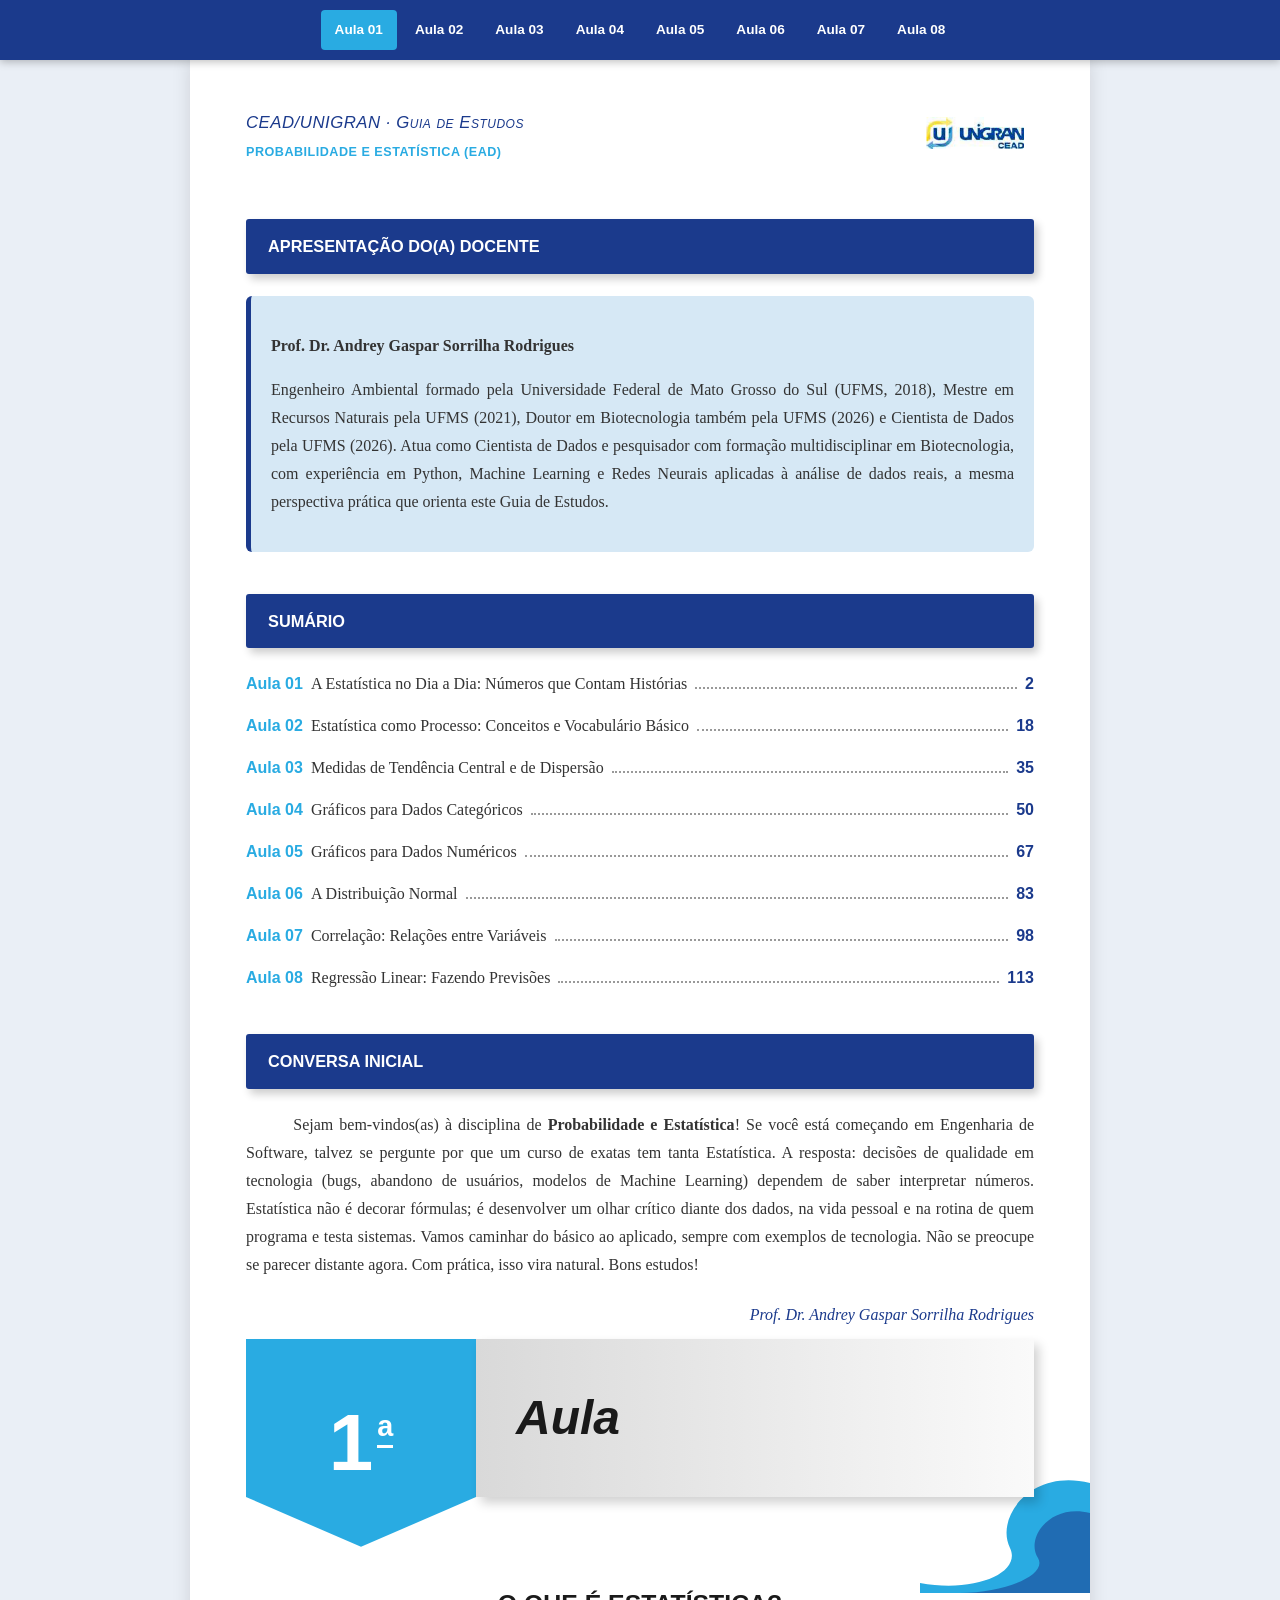
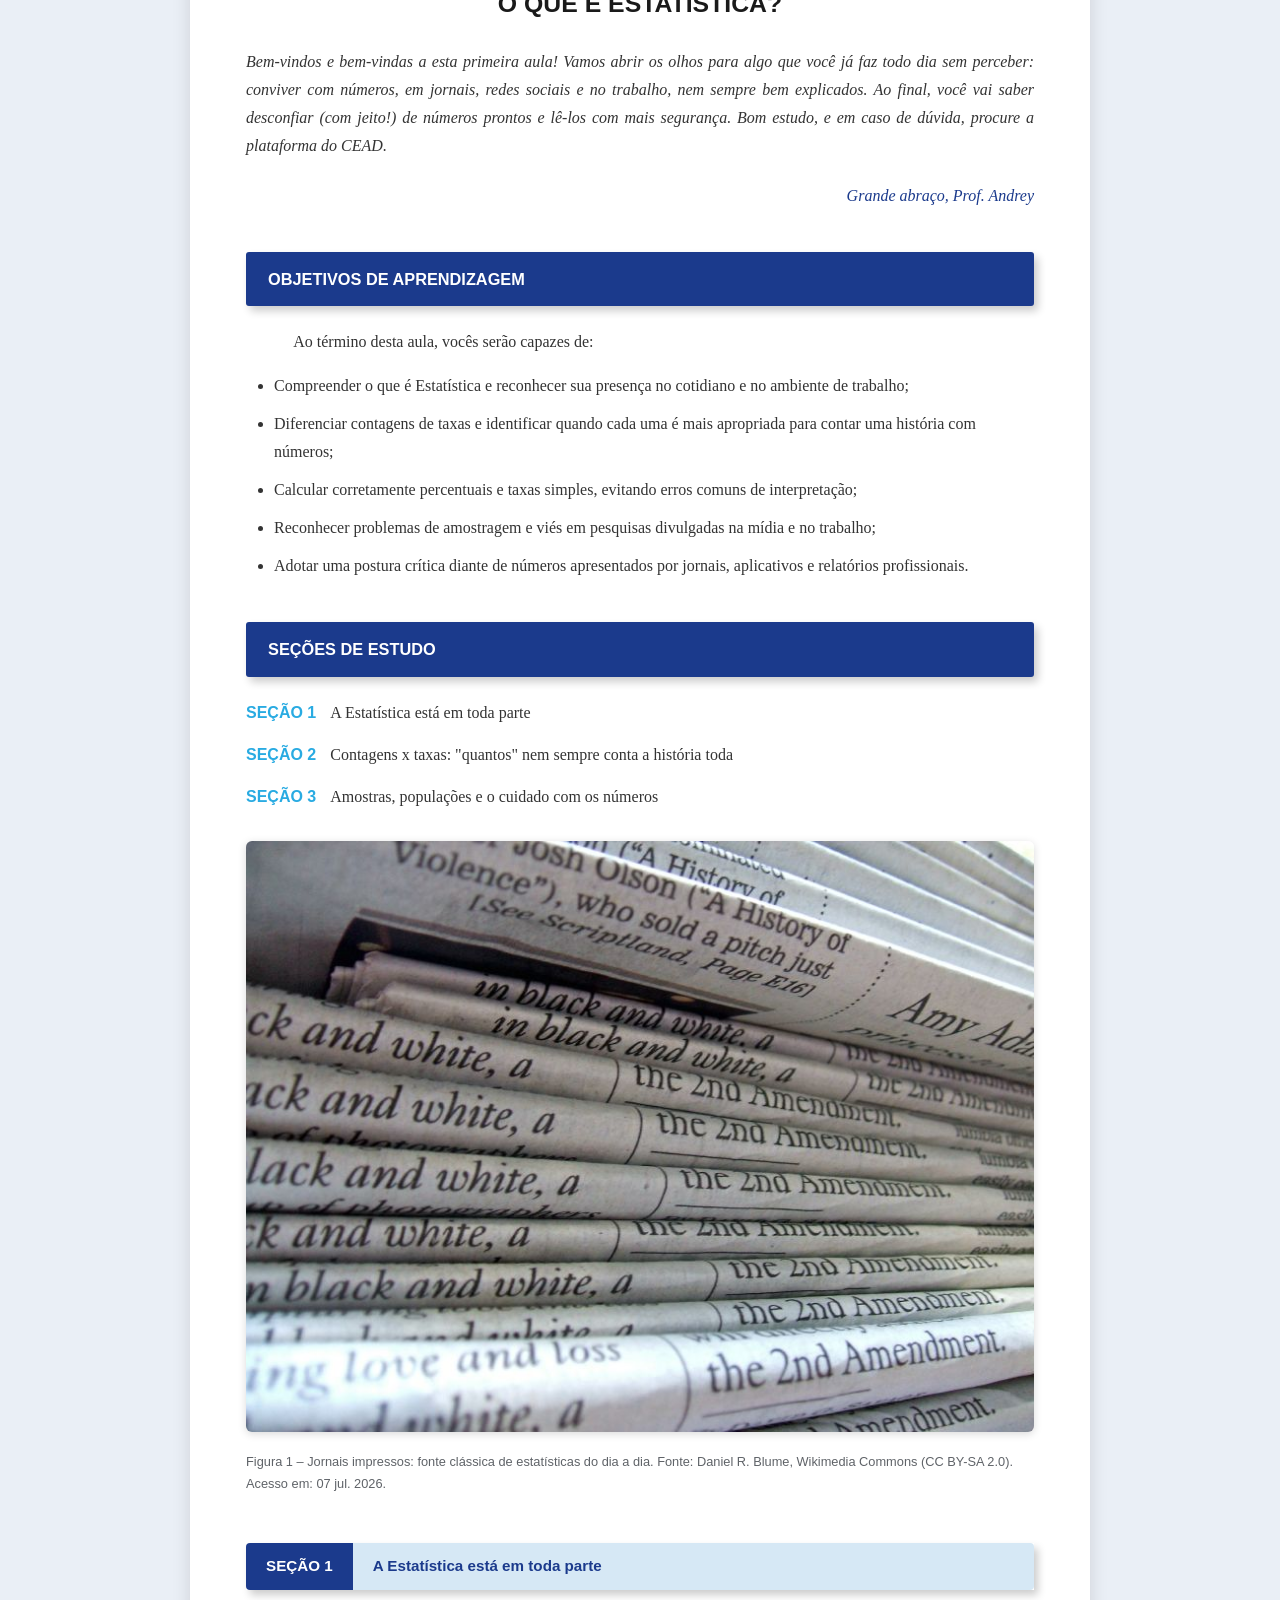
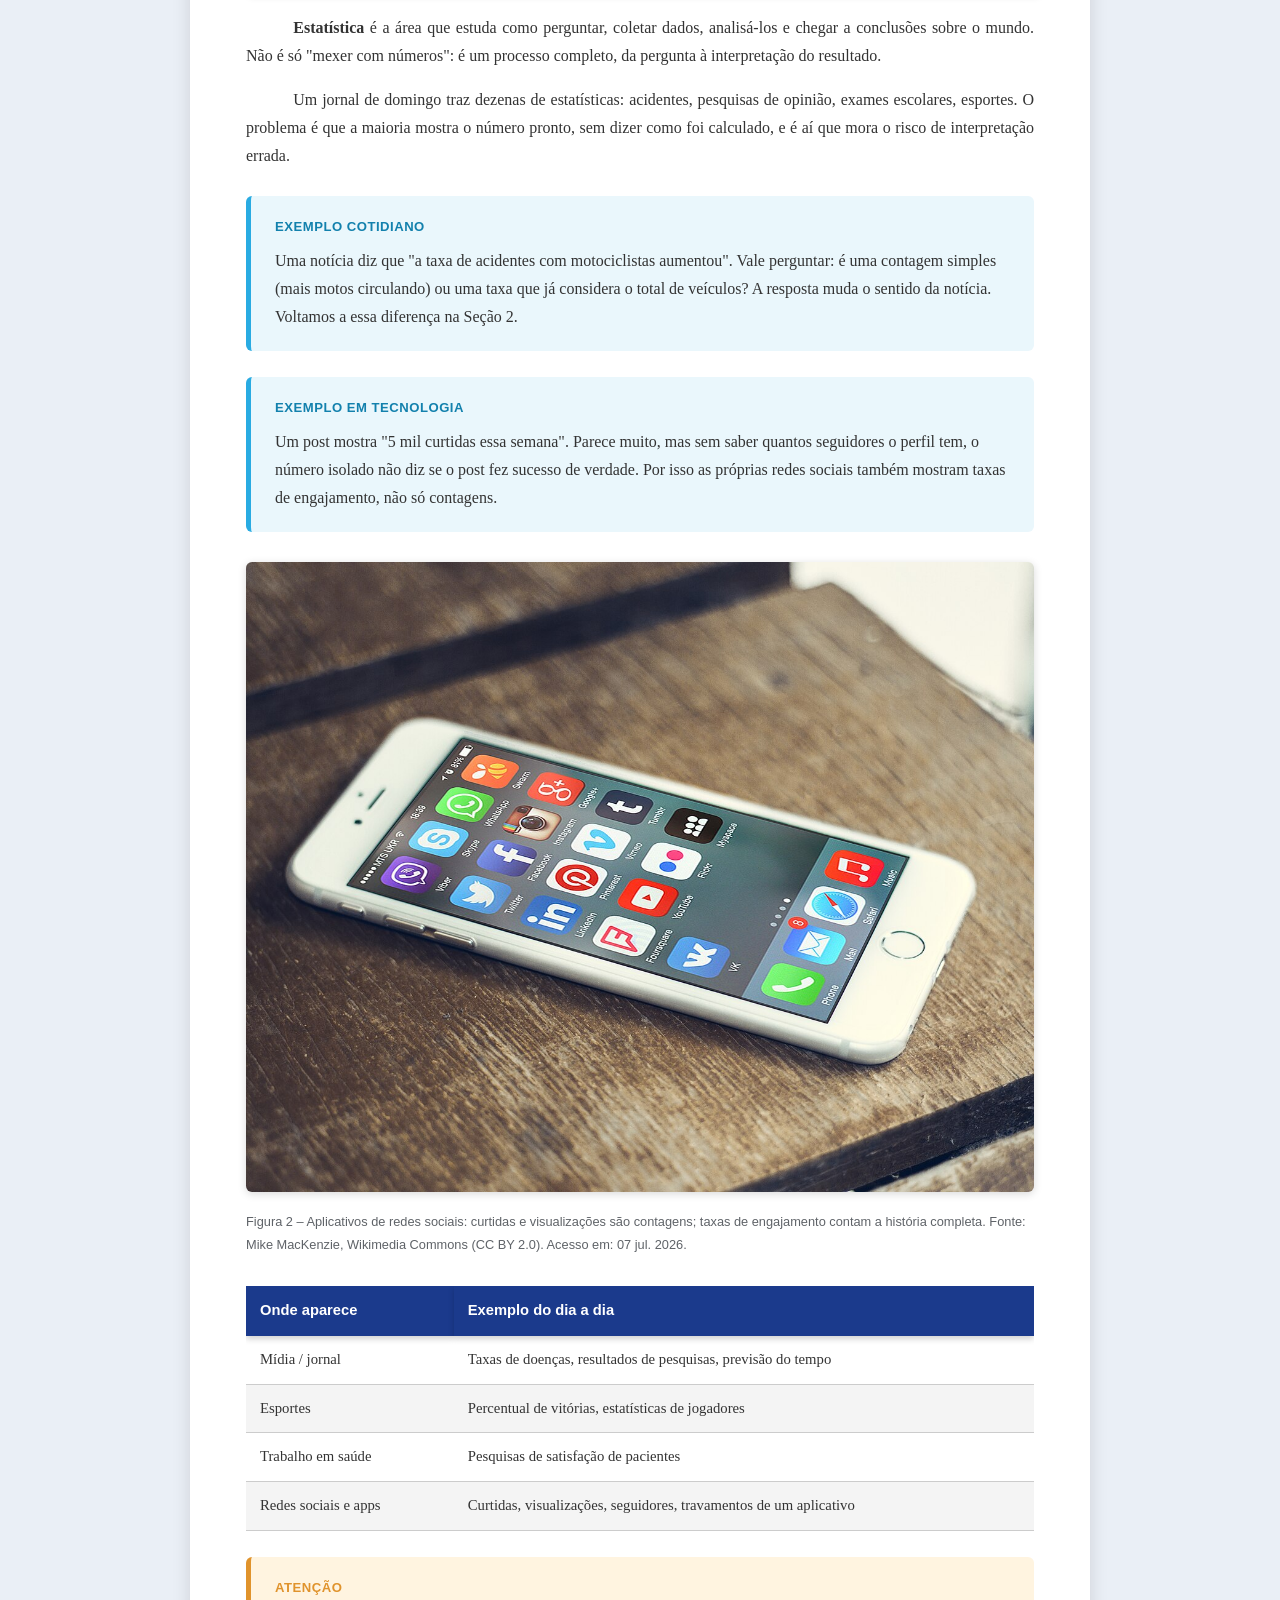
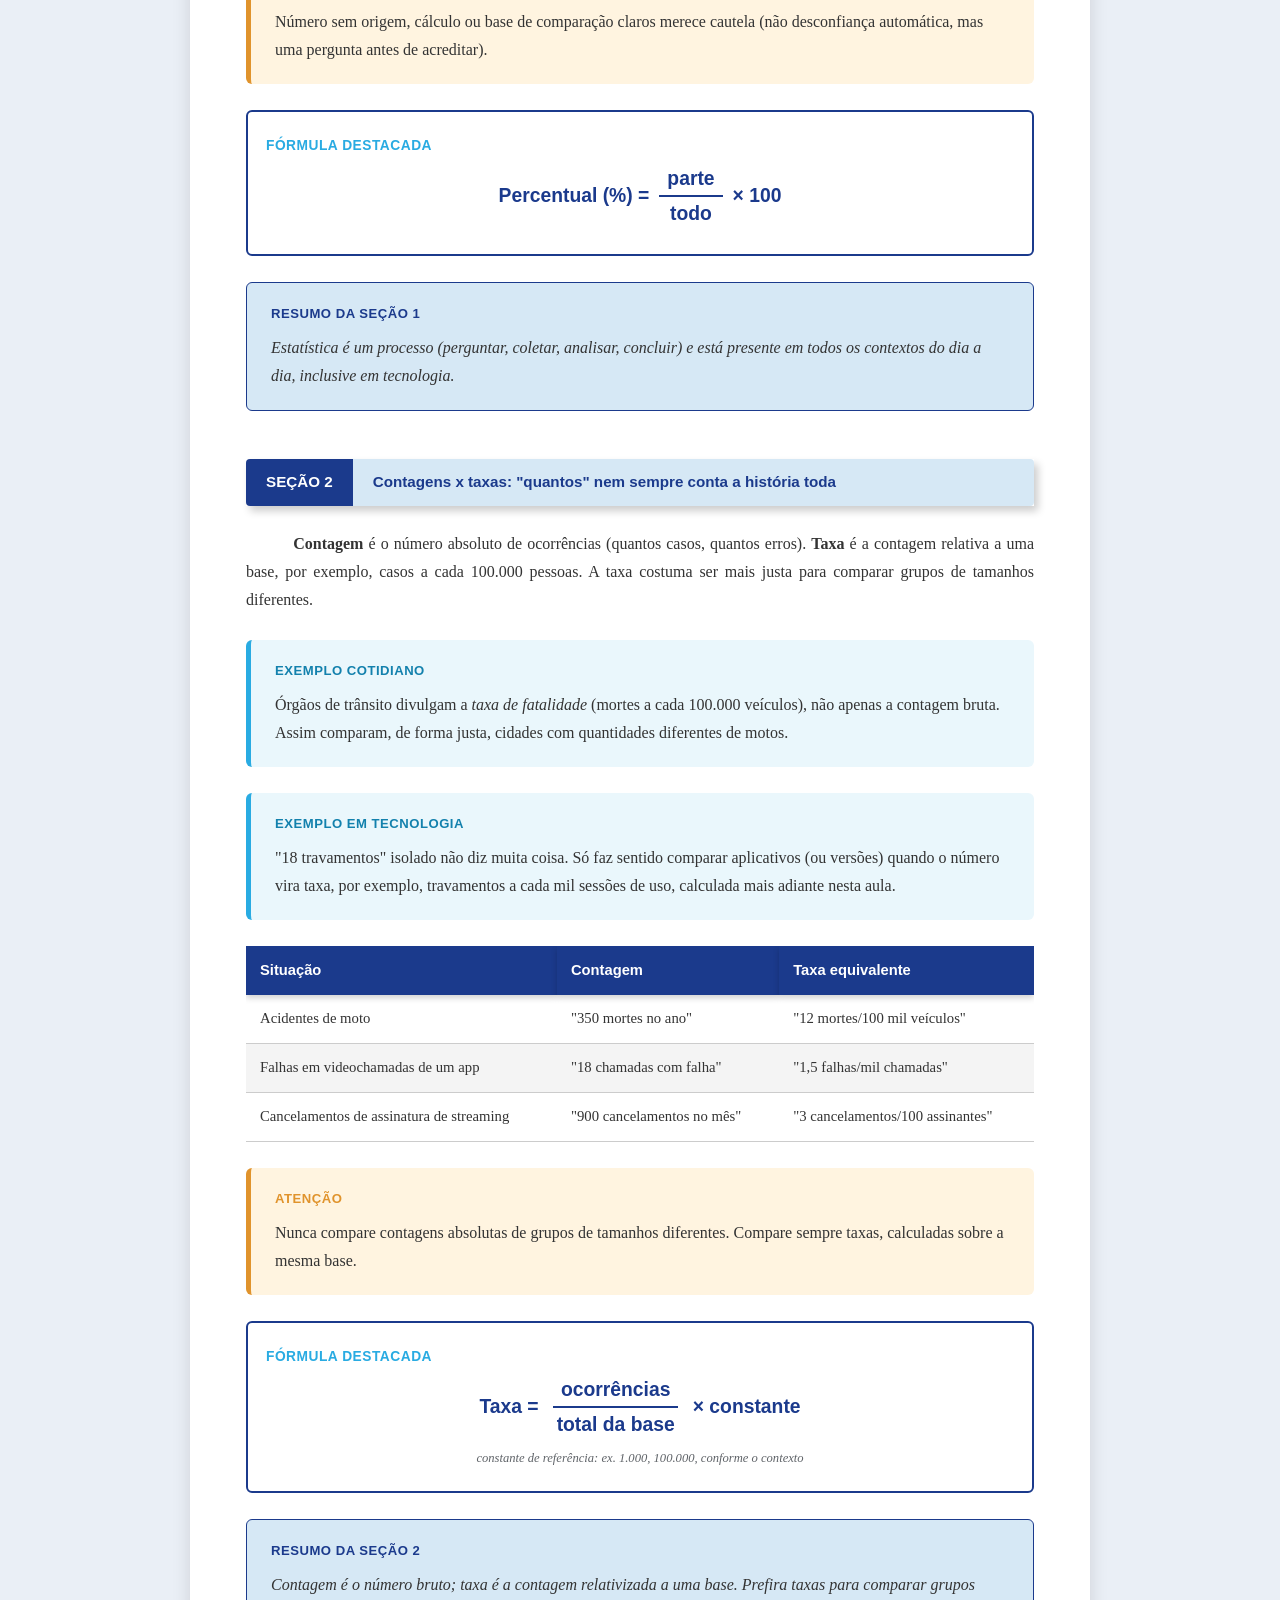
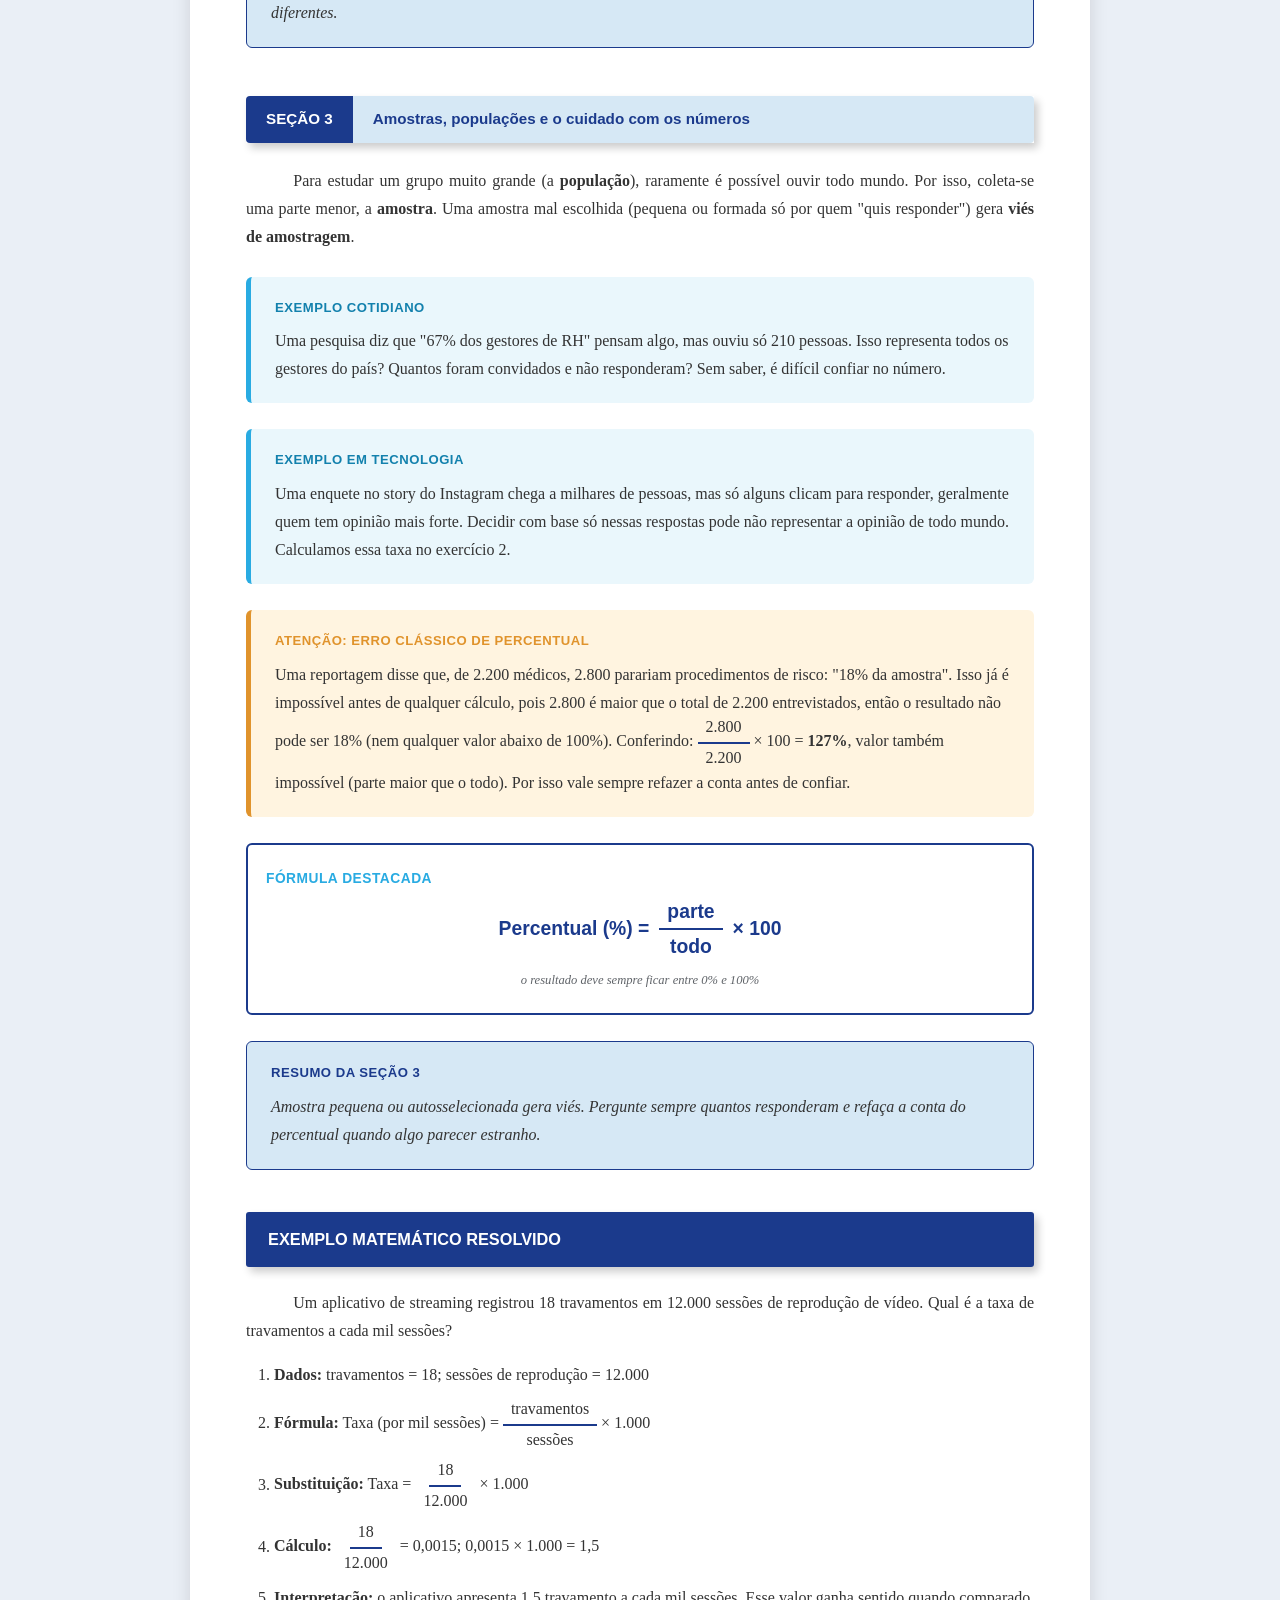
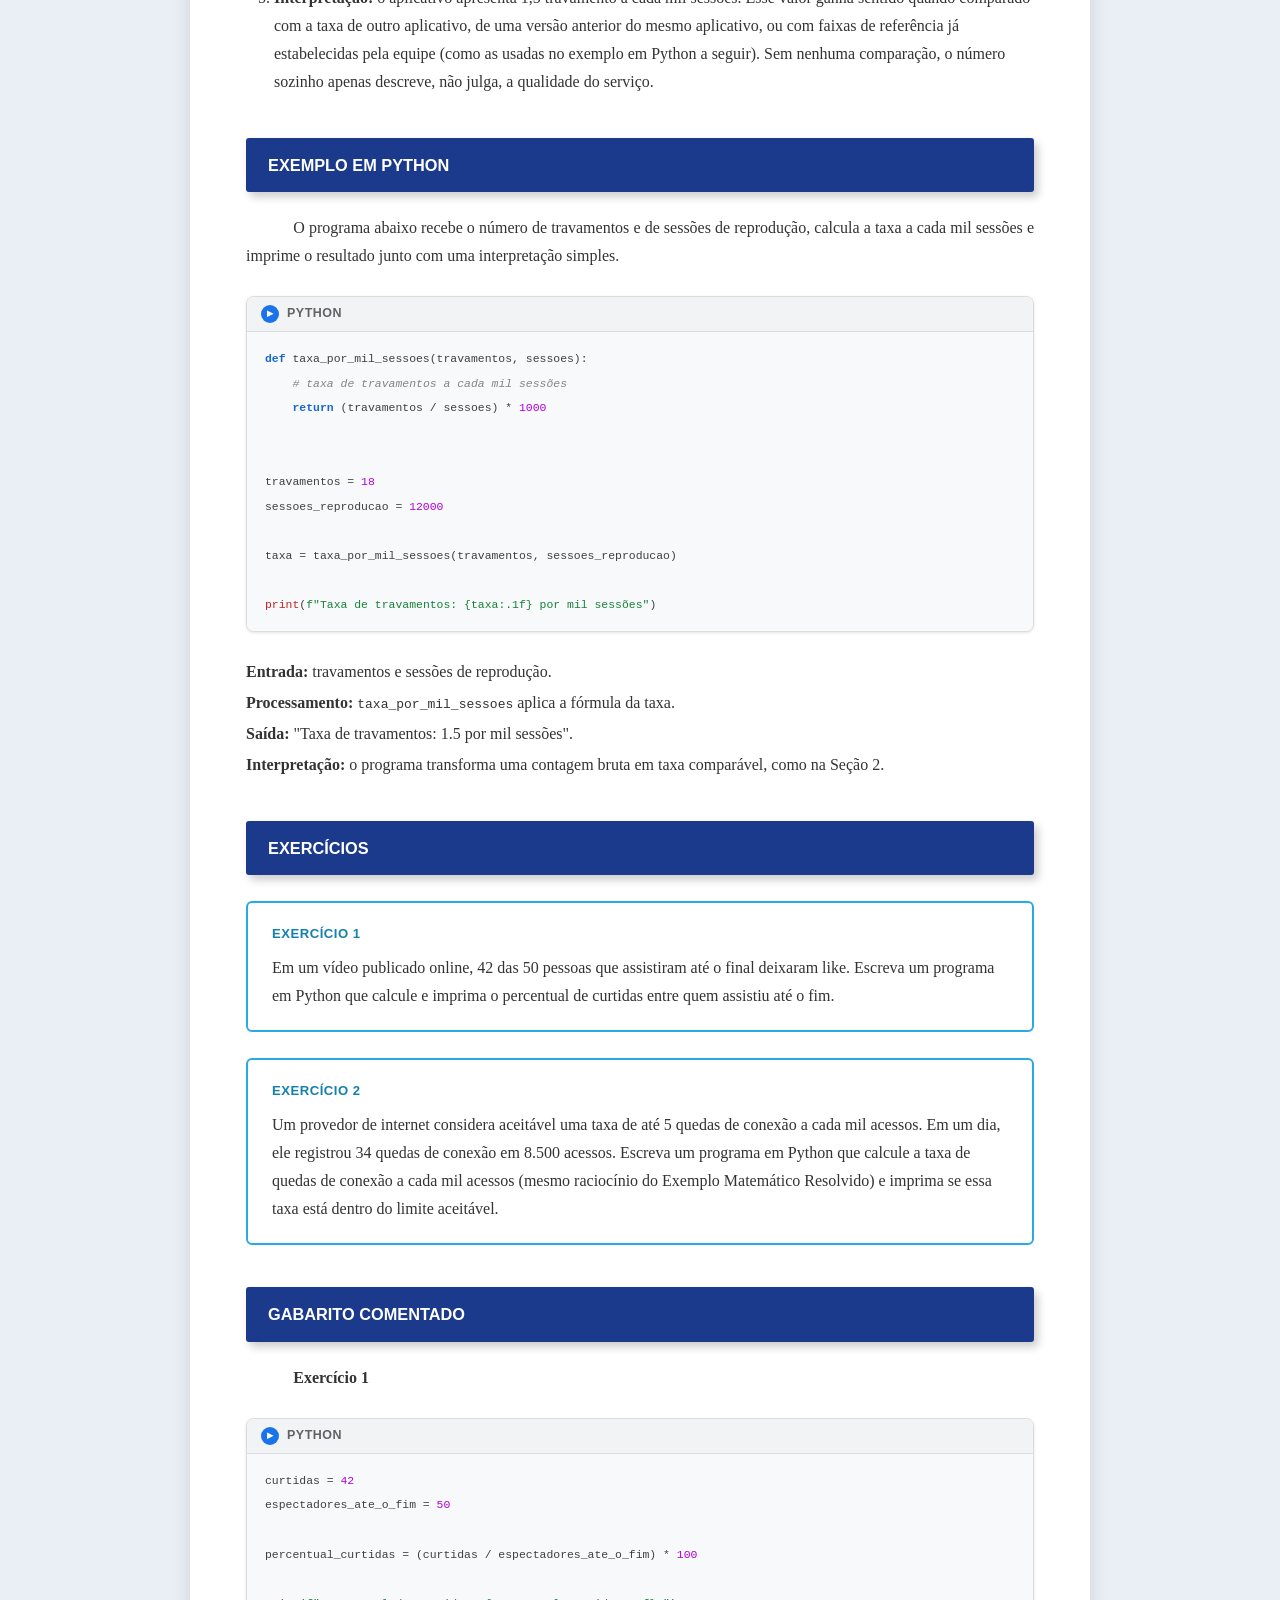
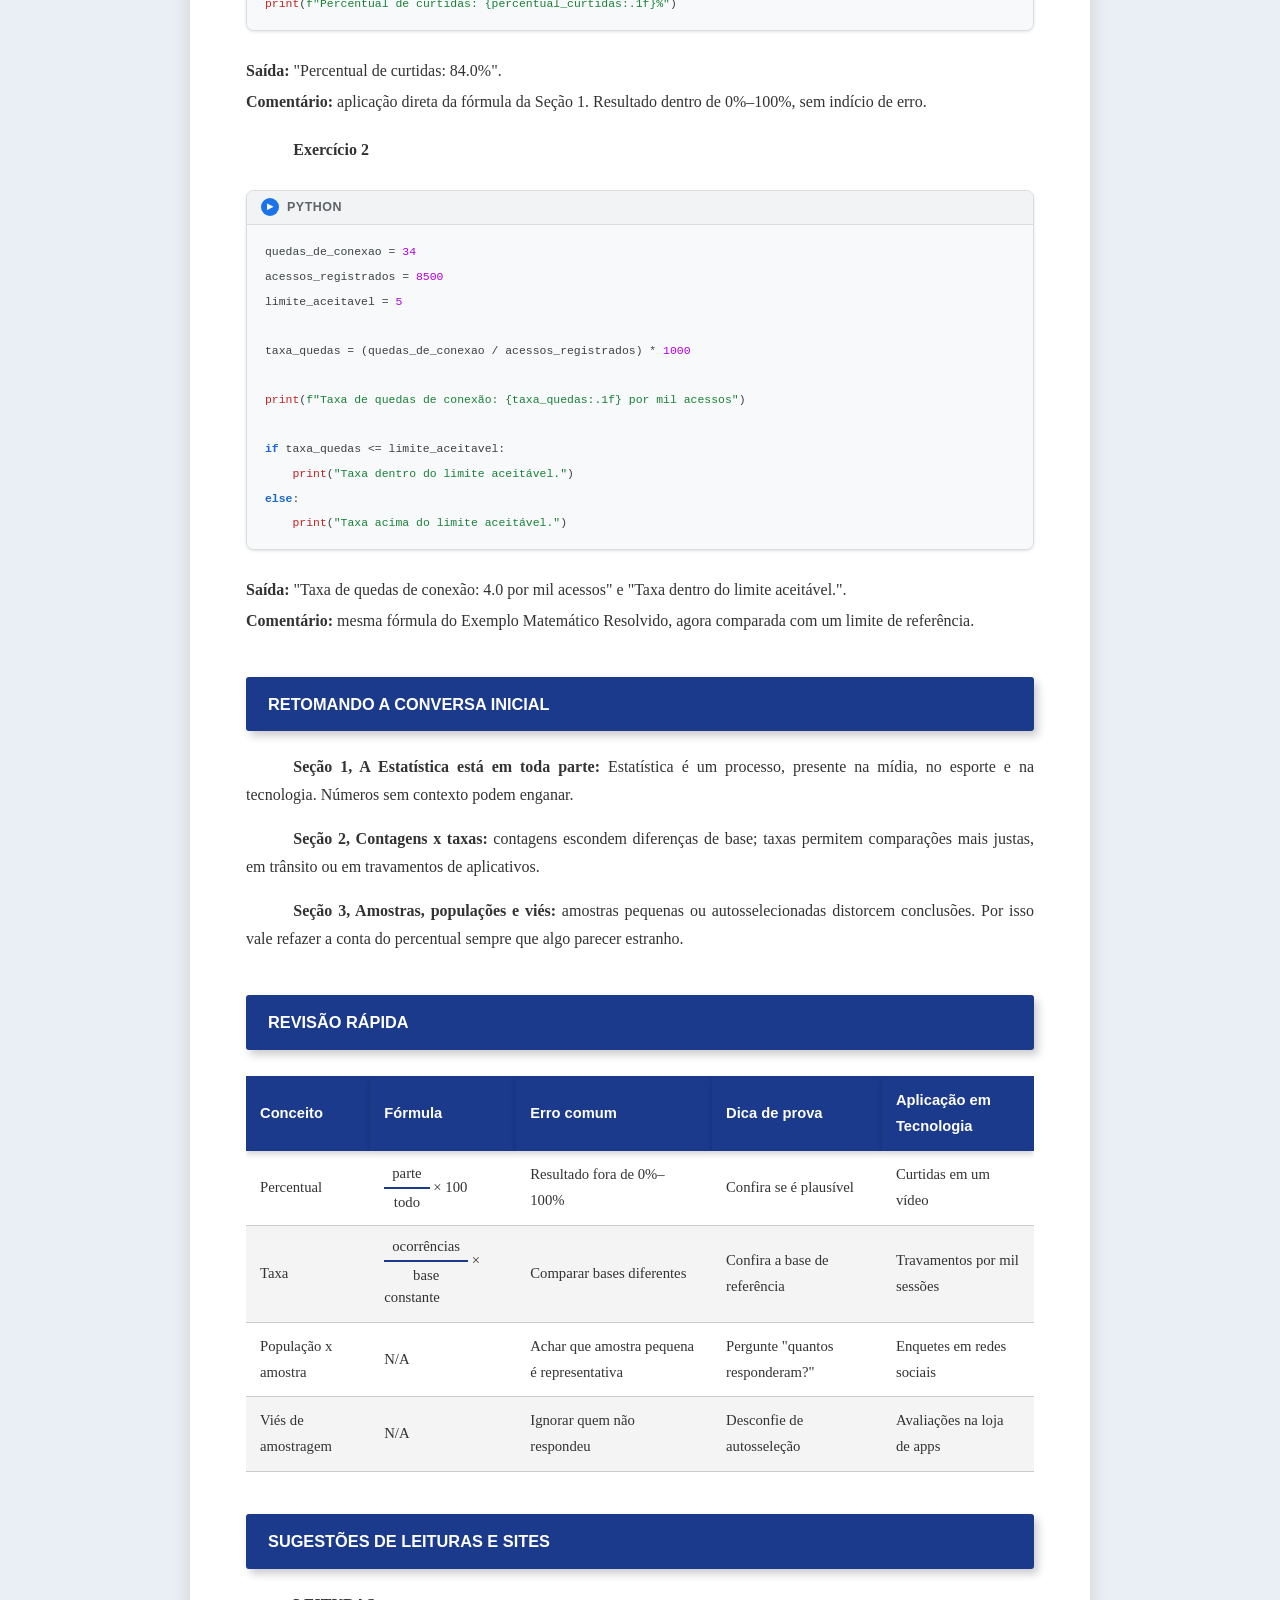
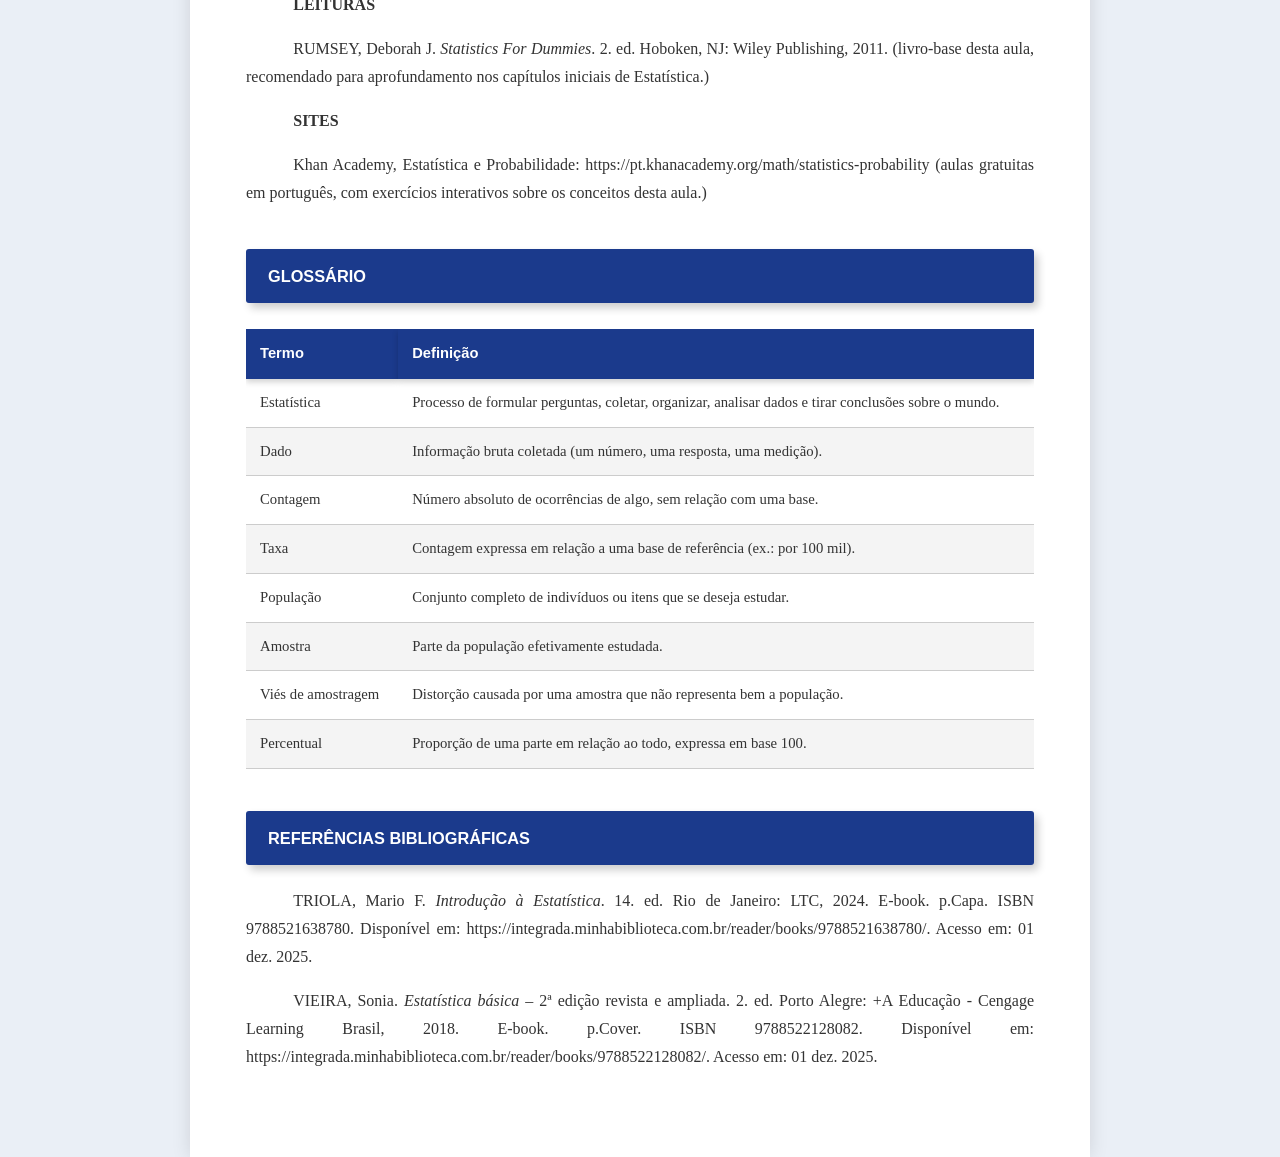
<file: index.html>
<!DOCTYPE html>
<html lang="pt-BR">

<head>
  <meta charset="UTF-8">
  <meta name="viewport" content="width=device-width, initial-scale=1.0">
  <title>Guia de Estudos - Aula 1 - Probabilidade e Estatística (EAD)</title>
  <meta name="description"
    content="Guia de Estudos CEAD/UNIGRAN — Aula 1 da disciplina de Probabilidade e Estatística (EAD), com teoria, exemplos em Python e exercícios comentados.">
  <link rel="stylesheet" href="estilo.css">
</head>

<body>
  <a class="skip-link" href="#conteudo-principal">Pular para o conteúdo</a>
  <nav class="nav-capitulos" aria-label="Navegação entre aulas">
    <a href="index.html" class="ativo" aria-current="page">Aula 01</a>
    <a href="Guia_Cap_2_Modelo.html">Aula 02</a>
    <a href="Guia_Cap_3_Modelo.html">Aula 03</a>
    <a href="Guia_Cap_4_Modelo.html">Aula 04</a>
    <a href="Guia_Cap_5_Modelo.html">Aula 05</a>
    <a href="Guia_Cap_6_Modelo.html">Aula 06</a>
    <a href="Guia_Cap_7_Modelo.html">Aula 07</a>
    <a href="Guia_Cap_8_Modelo.html">Aula 08</a>
  </nav>
  <div class="container">

    <header class="cabecalho-textual">
      <div>
        CEAD/UNIGRAN · Guia de Estudos
        <span class="curso">PROBABILIDADE E ESTATÍSTICA (EAD)</span>
      </div>
      <img class="logo" src="imagens/logo-unigran.png" alt="Logo UNIGRAN CEAD">
    </header>
    <main id="conteudo-principal">

      <h2 class="bloco-header">Apresentação do(a) Docente</h2>
      <div class="docente-box">
        <div>
          <p><strong>Prof. Dr. Andrey Gaspar Sorrilha Rodrigues</strong></p>
          <p>
            Engenheiro Ambiental formado pela Universidade Federal de Mato
            Grosso do Sul (UFMS, 2018), Mestre em Recursos Naturais pela UFMS
            (2021), Doutor em Biotecnologia também pela UFMS (2026) e
            Cientista de Dados pela UFMS (2026). Atua como Cientista de Dados
            e pesquisador com formação multidisciplinar em Biotecnologia, com
            experiência em Python, Machine Learning e Redes Neurais aplicadas
            à análise de dados reais, a mesma perspectiva prática que orienta
            este Guia de Estudos.
          </p>
        </div>
      </div>

      <h2 class="bloco-header">Sumário</h2>
      <ol class="sumario-lista">
        <li class="sumario-item"><span class="sumario-aula">Aula 01</span> A Estatística no Dia a Dia: Números que
          Contam Histórias<span class="sumario-pontilhado"></span><span class="sumario-pagina">2</span></li>
        <li class="sumario-item"><span class="sumario-aula">Aula 02</span> Estatística como Processo: Conceitos e
          Vocabulário Básico<span class="sumario-pontilhado"></span><span class="sumario-pagina">18</span></li>
        <li class="sumario-item"><span class="sumario-aula">Aula 03</span> Medidas de Tendência Central e de
          Dispersão<span class="sumario-pontilhado"></span><span class="sumario-pagina">35</span></li>
        <li class="sumario-item"><span class="sumario-aula">Aula 04</span> Gráficos para Dados Categóricos<span
            class="sumario-pontilhado"></span><span class="sumario-pagina">50</span></li>
        <li class="sumario-item"><span class="sumario-aula">Aula 05</span> Gráficos para Dados Numéricos<span
            class="sumario-pontilhado"></span><span class="sumario-pagina">67</span></li>
        <li class="sumario-item"><span class="sumario-aula">Aula 06</span> A Distribuição Normal<span
            class="sumario-pontilhado"></span><span class="sumario-pagina">83</span></li>
        <li class="sumario-item"><span class="sumario-aula">Aula 07</span> Correlação: Relações entre Variáveis<span
            class="sumario-pontilhado"></span><span class="sumario-pagina">98</span></li>
        <li class="sumario-item"><span class="sumario-aula">Aula 08</span> Regressão Linear: Fazendo Previsões<span
            class="sumario-pontilhado"></span><span class="sumario-pagina">113</span></li>
      </ol>

      <h2 class="bloco-header">Conversa Inicial</h2>
      <p>
        Sejam bem-vindos(as) à disciplina de <strong>Probabilidade e
          Estatística</strong>! Se você está começando em Engenharia de
        Software, talvez se pergunte por que um curso de exatas tem tanta
        Estatística. A resposta: decisões de qualidade em tecnologia (bugs,
        abandono de usuários, modelos de Machine Learning) dependem de saber
        interpretar números. Estatística não é decorar fórmulas; é
        desenvolver um olhar crítico diante dos dados, na vida pessoal e na
        rotina de quem programa e testa sistemas. Vamos caminhar do básico ao
        aplicado, sempre com exemplos de tecnologia. Não se preocupe se
        parecer distante agora. Com prática, isso vira natural. Bons
        estudos!
      </p>
      <div class="assinatura">Prof. Dr. Andrey Gaspar Sorrilha Rodrigues</div>

      <div class="pagina-abertura">
        <div class="capa-cabecalho">
          <div class="capa-numero"><span class="num">1</span><span class="ord-wrap"><span class="ord">a</span><span
                class="ord-linha"></span></span></div>
          <div class="capa-aula-fundo"><span>Aula</span></div>
          <svg class="curva-decorativa" viewBox="0 0 170 130" xmlns="http://www.w3.org/2000/svg" aria-hidden="true"
            focusable="false">
            <path d="M170,130 L170,20 C110,5 75,55 90,85 C102,110 55,130 0,120 L0,130 Z" fill="#29ABE2" />
            <path d="M170,130 L170,50 C130,40 105,75 118,95 C128,112 85,130 40,130 Z" fill="#1B3A8C" opacity="0.55" />
          </svg>
        </div>

        <h1 class="capa-titulo">O que é Estatística?</h1>

        <p class="capa-intro">
          Bem-vindos e bem-vindas a esta primeira aula! Vamos abrir os olhos
          para algo que você já faz todo dia sem perceber: conviver com
          números, em jornais, redes sociais e no trabalho, nem sempre bem
          explicados. Ao final, você vai saber desconfiar (com jeito!) de
          números prontos e lê-los com mais segurança. Bom estudo, e em caso de
          dúvida, procure a plataforma do CEAD.
        </p>
        <div class="assinatura">Grande abraço, Prof. Andrey</div>
      </div>

      <h2 class="bloco-header">Objetivos de Aprendizagem</h2>
      <p>Ao término desta aula, vocês serão capazes de:</p>
      <ul>
        <li>Compreender o que é Estatística e reconhecer sua presença no
          cotidiano e no ambiente de trabalho;</li>
        <li>Diferenciar contagens de taxas e identificar quando cada uma é
          mais apropriada para contar uma história com números;</li>
        <li>Calcular corretamente percentuais e taxas simples, evitando erros
          comuns de interpretação;</li>
        <li>Reconhecer problemas de amostragem e viés em pesquisas divulgadas
          na mídia e no trabalho;</li>
        <li>Adotar uma postura crítica diante de números apresentados por
          jornais, aplicativos e relatórios profissionais.</li>
      </ul>

      <h2 class="bloco-header">Seções de Estudo</h2>
      <ol class="sumario-lista">
        <li class="sumario-item"><span class="sumario-aula">SEÇÃO 1</span> A Estatística está em toda parte</li>
        <li class="sumario-item"><span class="sumario-aula">SEÇÃO 2</span> Contagens x taxas: "quantos" nem sempre conta
          a história toda</li>
        <li class="sumario-item"><span class="sumario-aula">SEÇÃO 3</span> Amostras, populações e o cuidado com os
          números</li>
      </ol>

      <figure class="figura">
        <img src="imagens/secao1-jornal-estatisticas.jpg" alt="Pilha de jornais impressos" loading="lazy"
          decoding="async">
        <figcaption>Figura 1 – Jornais impressos: fonte clássica de estatísticas do
          dia a dia. Fonte: Daniel R. Blume, Wikimedia Commons (CC BY-SA 2.0).
          Acesso em: 07 jul. 2026.</figcaption>
      </figure>

      <!-- SEÇÃO 1 -->
      <div class="secao-titulo">
        <div class="secao-etiqueta">SEÇÃO 1</div>
        <h3 class="secao-nome">A Estatística está em toda parte</h3>
      </div>

      <p>
        <strong>Estatística</strong> é a área que estuda como perguntar,
        coletar dados, analisá-los e chegar a conclusões sobre o mundo. Não é
        só "mexer com números": é um processo completo, da pergunta à
        interpretação do resultado.
      </p>
      <p>
        Um jornal de domingo traz dezenas de estatísticas: acidentes,
        pesquisas de opinião, exames escolares, esportes. O problema é que a
        maioria mostra o número pronto, sem dizer como foi calculado, e é
        aí que mora o risco de interpretação errada.
      </p>

      <div class="box box-exemplo">
        <span class="box-titulo">Exemplo cotidiano</span>
        Uma notícia diz que "a taxa de acidentes com motociclistas aumentou".
        Vale perguntar: é uma contagem simples (mais motos circulando) ou uma
        taxa que já considera o total de veículos? A resposta muda o
        sentido da notícia. Voltamos a essa diferença na Seção 2.
      </div>

      <div class="box box-exemplo">
        <span class="box-titulo">Exemplo em Tecnologia</span>
        Um post mostra "5 mil curtidas essa semana". Parece muito, mas sem
        saber quantos seguidores o perfil tem, o número isolado não diz se
        o post fez sucesso de verdade. Por isso as próprias redes sociais
        também mostram taxas de engajamento, não só contagens.
      </div>

      <figure class="figura">
        <img src="imagens/secao2-redes-sociais.jpg" alt="Tela de smartphone com ícones de aplicativos de redes sociais"
          loading="lazy" decoding="async">
        <figcaption>Figura 2 – Aplicativos de redes sociais: curtidas e
          visualizações são contagens; taxas de engajamento contam a história
          completa. Fonte: Mike MacKenzie, Wikimedia Commons (CC BY 2.0).
          Acesso em: 07 jul. 2026.</figcaption>
      </figure>

      <div class="tabela-wrapper">
        <table>
          <thead>
            <tr>
              <th scope="col">Onde aparece</th>
              <th scope="col">Exemplo do dia a dia</th>
            </tr>
          </thead>
          <tbody>
            <tr>
              <td>Mídia / jornal</td>
              <td>Taxas de doenças, resultados de pesquisas, previsão do tempo</td>
            </tr>
            <tr>
              <td>Esportes</td>
              <td>Percentual de vitórias, estatísticas de jogadores</td>
            </tr>
            <tr>
              <td>Trabalho em saúde</td>
              <td>Pesquisas de satisfação de pacientes</td>
            </tr>
            <tr>
              <td>Redes sociais e apps</td>
              <td>Curtidas, visualizações, seguidores, travamentos de um aplicativo</td>
            </tr>
          </tbody>
        </table>
      </div>

      <div class="box box-atencao">
        <span class="box-titulo">Atenção</span>
        Número sem origem, cálculo ou base de comparação claros merece
        cautela (não desconfiança automática, mas uma pergunta antes de
        acreditar).
      </div>

      <div class="box box-formula">
        <span class="box-titulo">Fórmula destacada</span>
        <div class="formula-math">
          <span>Percentual (%) =</span>
          <span class="fracao"><span class="num">parte</span><span class="den">todo</span></span>
          <span>× 100</span>
        </div>
      </div>

      <div class="box box-resumo">
        <span class="box-titulo">Resumo da Seção 1</span>
        Estatística é um processo (perguntar, coletar, analisar, concluir) e
        está presente em todos os contextos do dia a dia, inclusive em
        tecnologia.
      </div>

      <!-- SEÇÃO 2 -->
      <div class="secao-titulo">
        <div class="secao-etiqueta">SEÇÃO 2</div>
        <h3 class="secao-nome">Contagens x taxas: "quantos" nem sempre conta a história toda</h3>
      </div>

      <p>
        <strong>Contagem</strong> é o número absoluto de ocorrências (quantos
        casos, quantos erros). <strong>Taxa</strong> é a contagem relativa a
        uma base, por exemplo, casos a cada 100.000 pessoas. A taxa costuma
        ser mais justa para comparar grupos de tamanhos diferentes.
      </p>

      <div class="box box-exemplo">
        <span class="box-titulo">Exemplo cotidiano</span>
        Órgãos de trânsito divulgam a <em>taxa de fatalidade</em> (mortes a
        cada 100.000 veículos), não apenas a contagem bruta. Assim comparam,
        de forma justa, cidades com quantidades diferentes de motos.
      </div>

      <div class="box box-exemplo">
        <span class="box-titulo">Exemplo em Tecnologia</span>
        "18 travamentos" isolado não diz muita coisa. Só faz sentido
        comparar aplicativos (ou versões) quando o número vira taxa, por
        exemplo, travamentos a cada mil sessões de uso, calculada mais
        adiante nesta aula.
      </div>

      <div class="tabela-wrapper">
        <table>
          <thead>
            <tr>
              <th scope="col">Situação</th>
              <th scope="col">Contagem</th>
              <th scope="col">Taxa equivalente</th>
            </tr>
          </thead>
          <tbody>
            <tr>
              <td>Acidentes de moto</td>
              <td>"350 mortes no ano"</td>
              <td>"12 mortes/100 mil veículos"</td>
            </tr>
            <tr>
              <td>Falhas em videochamadas de um app</td>
              <td>"18 chamadas com falha"</td>
              <td>"1,5 falhas/mil chamadas"</td>
            </tr>
            <tr>
              <td>Cancelamentos de assinatura de streaming</td>
              <td>"900 cancelamentos no mês"</td>
              <td>"3 cancelamentos/100 assinantes"</td>
            </tr>
          </tbody>
        </table>
      </div>

      <div class="box box-atencao">
        <span class="box-titulo">Atenção</span>
        Nunca compare contagens absolutas de grupos de tamanhos diferentes.
        Compare sempre taxas, calculadas sobre a mesma base.
      </div>

      <div class="box box-formula">
        <span class="box-titulo">Fórmula destacada</span>
        <div class="formula-math">
          <span>Taxa =</span>
          <span class="fracao"><span class="num">ocorrências</span><span class="den">total da base</span></span>
          <span>× constante</span>
        </div>
        <span class="nota-formula">constante de referência: ex. 1.000, 100.000, conforme o contexto</span>
      </div>

      <div class="box box-resumo">
        <span class="box-titulo">Resumo da Seção 2</span>
        Contagem é o número bruto; taxa é a contagem relativizada a uma base.
        Prefira taxas para comparar grupos diferentes.
      </div>

      <!-- SEÇÃO 3 -->
      <div class="secao-titulo">
        <div class="secao-etiqueta">SEÇÃO 3</div>
        <h3 class="secao-nome">Amostras, populações e o cuidado com os números</h3>
      </div>

      <p>
        Para estudar um grupo muito grande (a <strong>população</strong>),
        raramente é possível ouvir todo mundo. Por isso, coleta-se uma parte
        menor, a <strong>amostra</strong>. Uma amostra mal escolhida
        (pequena ou formada só por quem "quis responder") gera <strong>viés
          de amostragem</strong>.
      </p>

      <div class="box box-exemplo">
        <span class="box-titulo">Exemplo cotidiano</span>
        Uma pesquisa diz que "67% dos gestores de RH" pensam algo, mas
        ouviu só 210 pessoas. Isso representa todos os gestores do país?
        Quantos foram convidados e não responderam? Sem saber, é difícil
        confiar no número.
      </div>

      <div class="box box-exemplo">
        <span class="box-titulo">Exemplo em Tecnologia</span>
        Uma enquete no story do Instagram chega a milhares de pessoas, mas
        só alguns clicam para responder, geralmente quem tem opinião mais
        forte. Decidir com base só nessas respostas pode não representar a
        opinião de todo mundo. Calculamos essa taxa no exercício 2.
      </div>

      <div class="box box-atencao">
        <span class="box-titulo">Atenção: erro clássico de percentual</span>
        Uma reportagem disse que, de 2.200 médicos, 2.800 parariam
        procedimentos de risco: "18% da amostra". Isso já é impossível antes
        de qualquer cálculo, pois 2.800 é maior que o total de 2.200
        entrevistados, então o resultado não pode ser 18% (nem qualquer valor
        abaixo de 100%). Conferindo:
        <span class="fracao"><span class="num">2.800</span><span class="den">2.200</span></span>
        × 100 = <strong>127%</strong>, valor também impossível (parte maior
        que o todo). Por isso vale sempre refazer a conta antes de confiar.
      </div>

      <div class="box box-formula">
        <span class="box-titulo">Fórmula destacada</span>
        <div class="formula-math">
          <span>Percentual (%) =</span>
          <span class="fracao"><span class="num">parte</span><span class="den">todo</span></span>
          <span>× 100</span>
        </div>
        <span class="nota-formula">o resultado deve sempre ficar entre 0% e 100%</span>
      </div>

      <div class="box box-resumo">
        <span class="box-titulo">Resumo da Seção 3</span>
        Amostra pequena ou autosselecionada gera viés. Pergunte sempre
        quantos responderam e refaça a conta do percentual quando algo
        parecer estranho.
      </div>

      <h2 class="bloco-header">Exemplo Matemático Resolvido</h2>
      <p>
        Um aplicativo de streaming registrou 18 travamentos em 12.000
        sessões de reprodução de vídeo. Qual é a taxa de travamentos a cada
        mil sessões?
      </p>
      <ol>
        <li><strong>Dados:</strong> travamentos = 18; sessões de reprodução = 12.000</li>
        <li><strong>Fórmula:</strong> Taxa (por mil sessões) =
          <span class="fracao"><span class="num">travamentos</span><span class="den">sessões</span></span>
          × 1.000
        </li>
        <li><strong>Substituição:</strong> Taxa =
          <span class="fracao"><span class="num">18</span><span class="den">12.000</span></span>
          × 1.000
        </li>
        <li><strong>Cálculo:</strong>
          <span class="fracao"><span class="num">18</span><span class="den">12.000</span></span>
          = 0,0015; 0,0015 × 1.000 = 1,5
        </li>
        <li><strong>Interpretação:</strong> o aplicativo apresenta 1,5
          travamento a cada mil sessões. Esse valor ganha sentido quando
          comparado com a taxa de outro aplicativo, de uma versão anterior
          do mesmo aplicativo, ou com faixas de referência já estabelecidas
          pela equipe (como as usadas no exemplo em Python a seguir). Sem
          nenhuma comparação, o número sozinho apenas descreve, não julga, a
          qualidade do serviço.</li>
      </ol>

      <h2 class="bloco-header">Exemplo em Python</h2>
      <p>
        O programa abaixo recebe o número de travamentos e de sessões de
        reprodução, calcula a taxa a cada mil sessões e imprime o resultado
        junto com uma interpretação simples.
      </p>
      <div class="box box-python">
        <div class="codigo-cabecalho"><span class="botao-play" aria-hidden="true">&#9654;</span>Python</div>
        <pre><code class="language-python"><span class="cm-kw">def</span> taxa_por_mil_sessoes(travamentos, sessoes):
    <span class="cm-com"># taxa de travamentos a cada mil sessões</span>
    <span class="cm-kw">return</span> (travamentos / sessoes) * <span class="cm-num">1000</span>


travamentos = <span class="cm-num">18</span>
sessoes_reproducao = <span class="cm-num">12000</span>

taxa = taxa_por_mil_sessoes(travamentos, sessoes_reproducao)

<span class="cm-bi">print</span>(<span class="cm-str">f"Taxa de travamentos: {taxa:.1f} por mil sessões"</span>)
</code></pre>
      </div>
      <div class="explicacao-codigo">
        <p><strong>Entrada:</strong> travamentos e sessões de reprodução.</p>
        <p><strong>Processamento:</strong> <code>taxa_por_mil_sessoes</code>
          aplica a fórmula da taxa.</p>
        <p><strong>Saída:</strong> "Taxa de travamentos: 1.5 por mil
          sessões".</p>
        <p><strong>Interpretação:</strong> o programa transforma uma
          contagem bruta em taxa comparável, como na Seção 2.</p>
      </div>

      <h2 class="bloco-header">Exercícios</h2>

      <div class="box box-exercicio">
        <span class="box-titulo">Exercício 1</span>
        Em um vídeo publicado online, 42 das 50 pessoas que assistiram até
        o final deixaram like. Escreva um programa em Python que calcule e
        imprima o percentual de curtidas entre quem assistiu até o fim.
      </div>

      <div class="box box-exercicio">
        <span class="box-titulo">Exercício 2</span>
        Um provedor de internet considera aceitável uma taxa de até 5
        quedas de conexão a cada mil acessos. Em um dia, ele registrou 34
        quedas de conexão em 8.500 acessos. Escreva um programa em Python
        que calcule a taxa de quedas de conexão a cada mil acessos (mesmo
        raciocínio do Exemplo Matemático Resolvido) e imprima se essa taxa
        está dentro do limite aceitável.
      </div>

      <h2 class="bloco-header">Gabarito Comentado</h2>

      <p><strong>Exercício 1</strong></p>
      <div class="box box-python">
        <div class="codigo-cabecalho"><span class="botao-play" aria-hidden="true">&#9654;</span>Python</div>
        <pre><code class="language-python">curtidas = <span class="cm-num">42</span>
espectadores_ate_o_fim = <span class="cm-num">50</span>

percentual_curtidas = (curtidas / espectadores_ate_o_fim) * <span class="cm-num">100</span>

<span class="cm-bi">print</span>(<span class="cm-str">f"Percentual de curtidas: {percentual_curtidas:.1f}%"</span>)
</code></pre>
      </div>
      <div class="explicacao-codigo">
        <p><strong>Saída:</strong> "Percentual de curtidas: 84.0%".</p>
        <p><strong>Comentário:</strong> aplicação direta da fórmula da
          Seção 1. Resultado dentro de 0%–100%, sem indício de erro.</p>
      </div>

      <p><strong>Exercício 2</strong></p>
      <div class="box box-python">
        <div class="codigo-cabecalho"><span class="botao-play" aria-hidden="true">&#9654;</span>Python</div>
        <pre><code class="language-python">quedas_de_conexao = <span class="cm-num">34</span>
acessos_registrados = <span class="cm-num">8500</span>
limite_aceitavel = <span class="cm-num">5</span>

taxa_quedas = (quedas_de_conexao / acessos_registrados) * <span class="cm-num">1000</span>

<span class="cm-bi">print</span>(<span class="cm-str">f"Taxa de quedas de conexão: {taxa_quedas:.1f} por mil acessos"</span>)

<span class="cm-kw">if</span> taxa_quedas &lt;= limite_aceitavel:
    <span class="cm-bi">print</span>(<span class="cm-str">"Taxa dentro do limite aceitável."</span>)
<span class="cm-kw">else</span>:
    <span class="cm-bi">print</span>(<span class="cm-str">"Taxa acima do limite aceitável."</span>)
</code></pre>
      </div>
      <div class="explicacao-codigo">
        <p><strong>Saída:</strong> "Taxa de quedas de conexão: 4.0 por mil
          acessos" e "Taxa dentro do limite aceitável.".</p>
        <p><strong>Comentário:</strong> mesma fórmula do Exemplo
          Matemático Resolvido, agora comparada com um limite de
          referência.</p>
      </div>

      <h2 class="bloco-header">Retomando a Conversa Inicial</h2>

      <p><strong>Seção 1, A Estatística está em toda parte:</strong>
        Estatística é um processo, presente na mídia, no esporte e na
        tecnologia. Números sem contexto podem enganar.</p>

      <p><strong>Seção 2, Contagens x taxas:</strong> contagens escondem
        diferenças de base; taxas permitem comparações mais justas, em
        trânsito ou em travamentos de aplicativos.</p>

      <p><strong>Seção 3, Amostras, populações e viés:</strong> amostras
        pequenas ou autosselecionadas distorcem conclusões. Por isso vale
        refazer a conta do percentual sempre que algo parecer estranho.</p>

      <h2 class="bloco-header">Revisão Rápida</h2>
      <div class="tabela-wrapper">
        <table>
          <thead>
            <tr>
              <th scope="col">Conceito</th>
              <th scope="col">Fórmula</th>
              <th scope="col">Erro comum</th>
              <th scope="col">Dica de prova</th>
              <th scope="col">Aplicação em Tecnologia</th>
            </tr>
          </thead>
          <tbody>
            <tr>
              <td>Percentual</td>
              <td><span class="fracao"><span class="num">parte</span><span class="den">todo</span></span> × 100</td>
              <td>Resultado fora de 0%–100%</td>
              <td>Confira se é plausível</td>
              <td>Curtidas em um vídeo</td>
            </tr>
            <tr>
              <td>Taxa</td>
              <td><span class="fracao"><span class="num">ocorrências</span><span class="den">base</span></span> ×
                constante</td>
              <td>Comparar bases diferentes</td>
              <td>Confira a base de referência</td>
              <td>Travamentos por mil sessões</td>
            </tr>
            <tr>
              <td>População x amostra</td>
              <td>N/A</td>
              <td>Achar que amostra pequena é representativa</td>
              <td>Pergunte "quantos responderam?"</td>
              <td>Enquetes em redes sociais</td>
            </tr>
            <tr>
              <td>Viés de amostragem</td>
              <td>N/A</td>
              <td>Ignorar quem não respondeu</td>
              <td>Desconfie de autosseleção</td>
              <td>Avaliações na loja de apps</td>
            </tr>
          </tbody>
        </table>
      </div>

      <h2 class="bloco-header">Sugestões de Leituras e Sites</h2>
      <p><strong>LEITURAS</strong></p>
      <p>RUMSEY, Deborah J. <em>Statistics For Dummies</em>. 2. ed. Hoboken,
        NJ: Wiley Publishing, 2011. (livro-base desta aula, recomendado para
        aprofundamento nos capítulos iniciais de Estatística.)</p>
      <p><strong>SITES</strong></p>
      <p>Khan Academy, Estatística e Probabilidade:
        https://pt.khanacademy.org/math/statistics-probability (aulas gratuitas
        em português, com exercícios interativos sobre os conceitos desta
        aula.)</p>

      <h2 class="bloco-header">Glossário</h2>
      <div class="tabela-wrapper">
        <table>
          <thead>
            <tr>
              <th scope="col">Termo</th>
              <th scope="col">Definição</th>
            </tr>
          </thead>
          <tbody>
            <tr>
              <td>Estatística</td>
              <td>Processo de formular perguntas, coletar, organizar, analisar dados e tirar conclusões sobre o mundo.
              </td>
            </tr>
            <tr>
              <td>Dado</td>
              <td>Informação bruta coletada (um número, uma resposta, uma medição).</td>
            </tr>
            <tr>
              <td>Contagem</td>
              <td>Número absoluto de ocorrências de algo, sem relação com uma base.</td>
            </tr>
            <tr>
              <td>Taxa</td>
              <td>Contagem expressa em relação a uma base de referência (ex.: por 100 mil).</td>
            </tr>
            <tr>
              <td>População</td>
              <td>Conjunto completo de indivíduos ou itens que se deseja estudar.</td>
            </tr>
            <tr>
              <td>Amostra</td>
              <td>Parte da população efetivamente estudada.</td>
            </tr>
            <tr>
              <td>Viés de amostragem</td>
              <td>Distorção causada por uma amostra que não representa bem a população.</td>
            </tr>
            <tr>
              <td>Percentual</td>
              <td>Proporção de uma parte em relação ao todo, expressa em base 100.</td>
            </tr>
          </tbody>
        </table>
      </div>

      <h2 class="bloco-header">Referências Bibliográficas</h2>
      <p>TRIOLA, Mario F. <em>Introdução à Estatística</em>. 14. ed. Rio de
        Janeiro: LTC, 2024. E-book. p.Capa. ISBN 9788521638780. Disponível em:
        https://integrada.minhabiblioteca.com.br/reader/books/9788521638780/.
        Acesso em: 01 dez. 2025.</p>
      <p>VIEIRA, Sonia. <em>Estatística básica</em> – 2ª edição revista e
        ampliada. 2. ed. Porto Alegre: +A Educação - Cengage Learning Brasil,
        2018. E-book. p.Cover. ISBN 9788522128082. Disponível em:
        https://integrada.minhabiblioteca.com.br/reader/books/9788522128082/.
        Acesso em: 01 dez. 2025.</p>

    </main>
  </div>
</body>

</html>
</file>
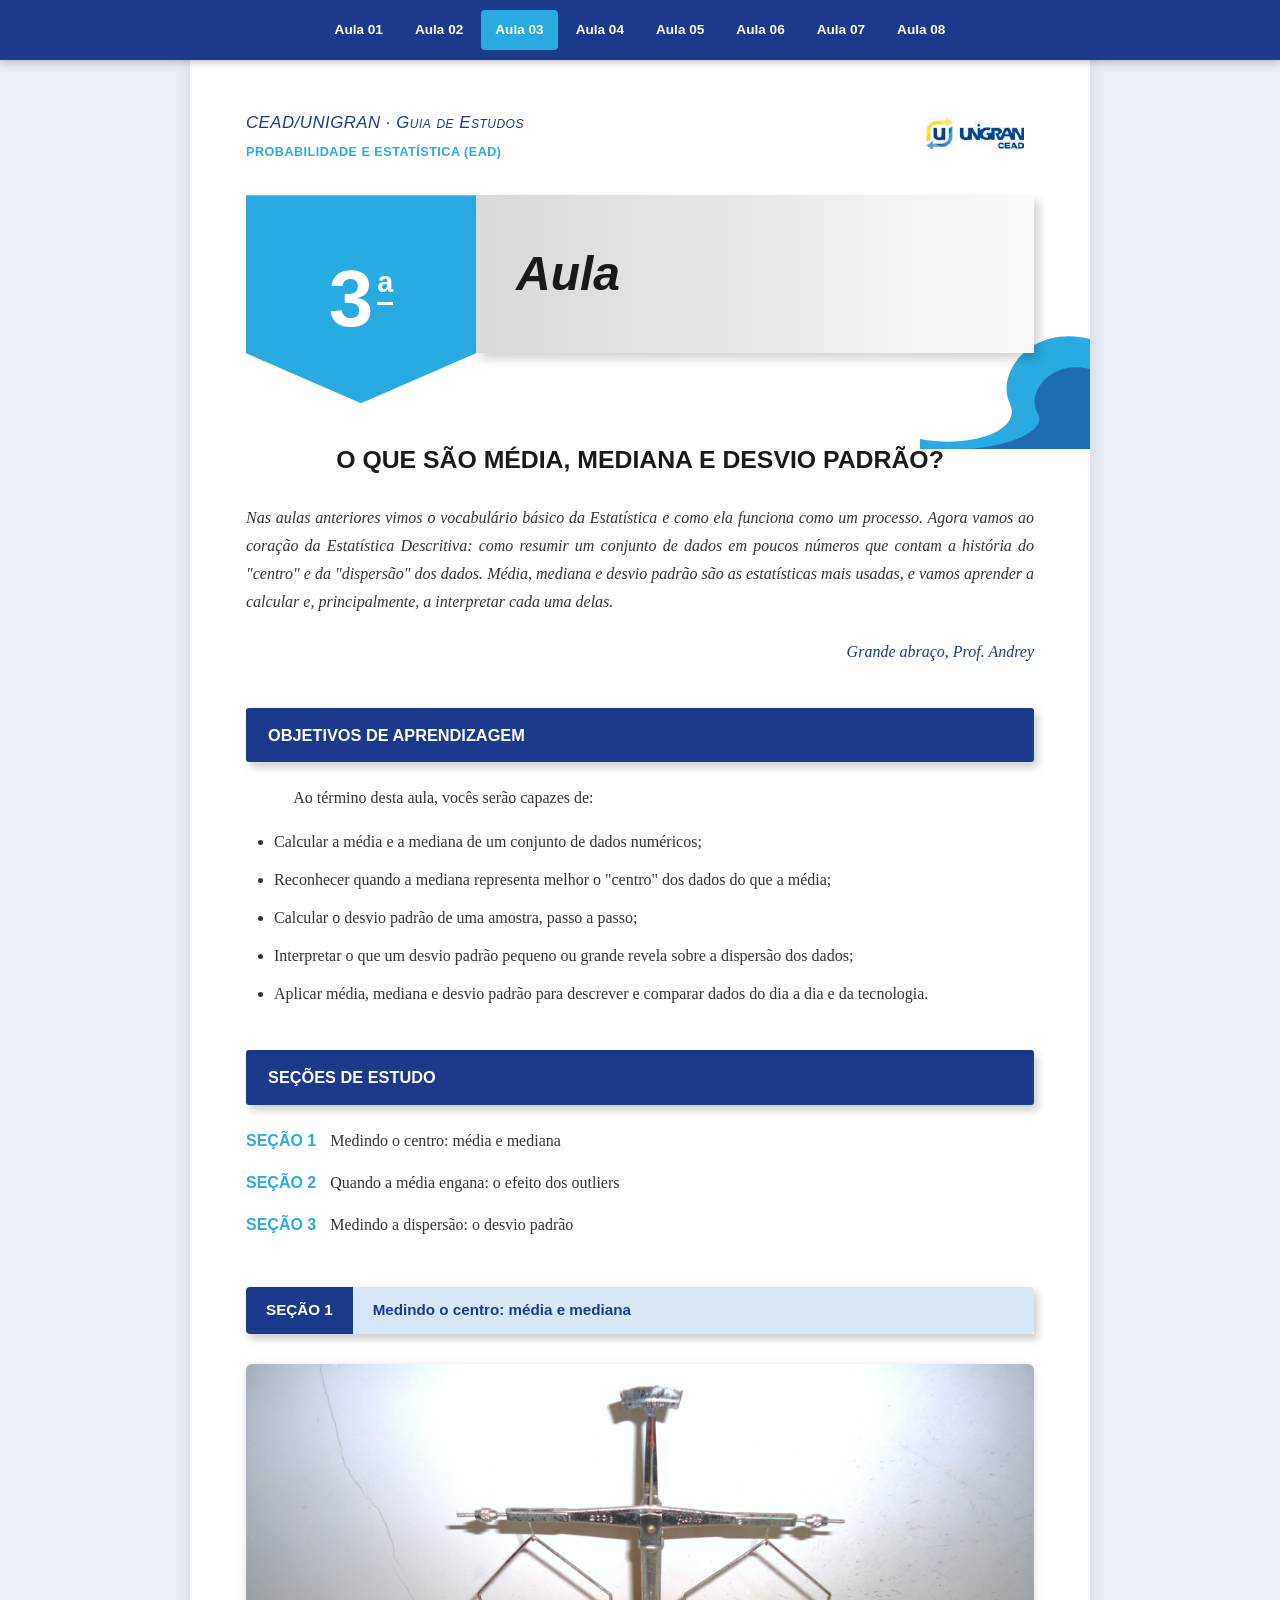
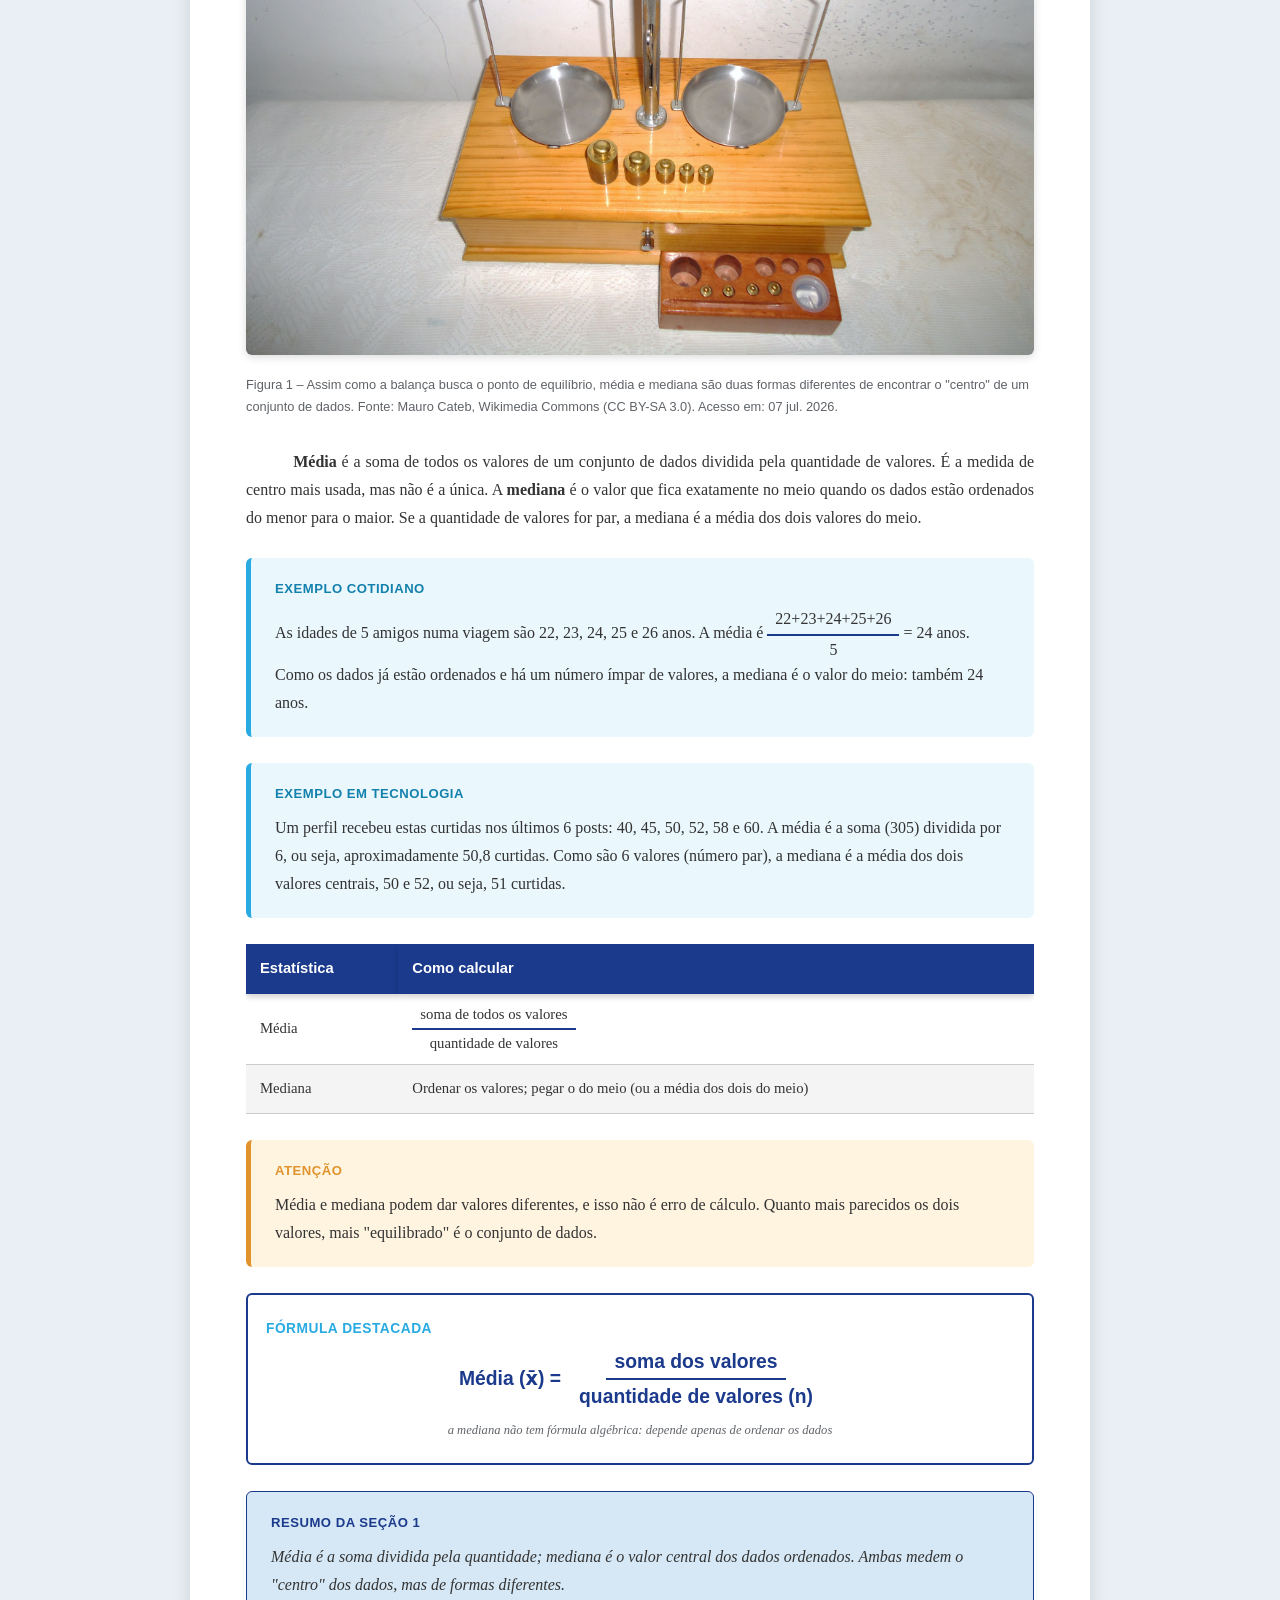
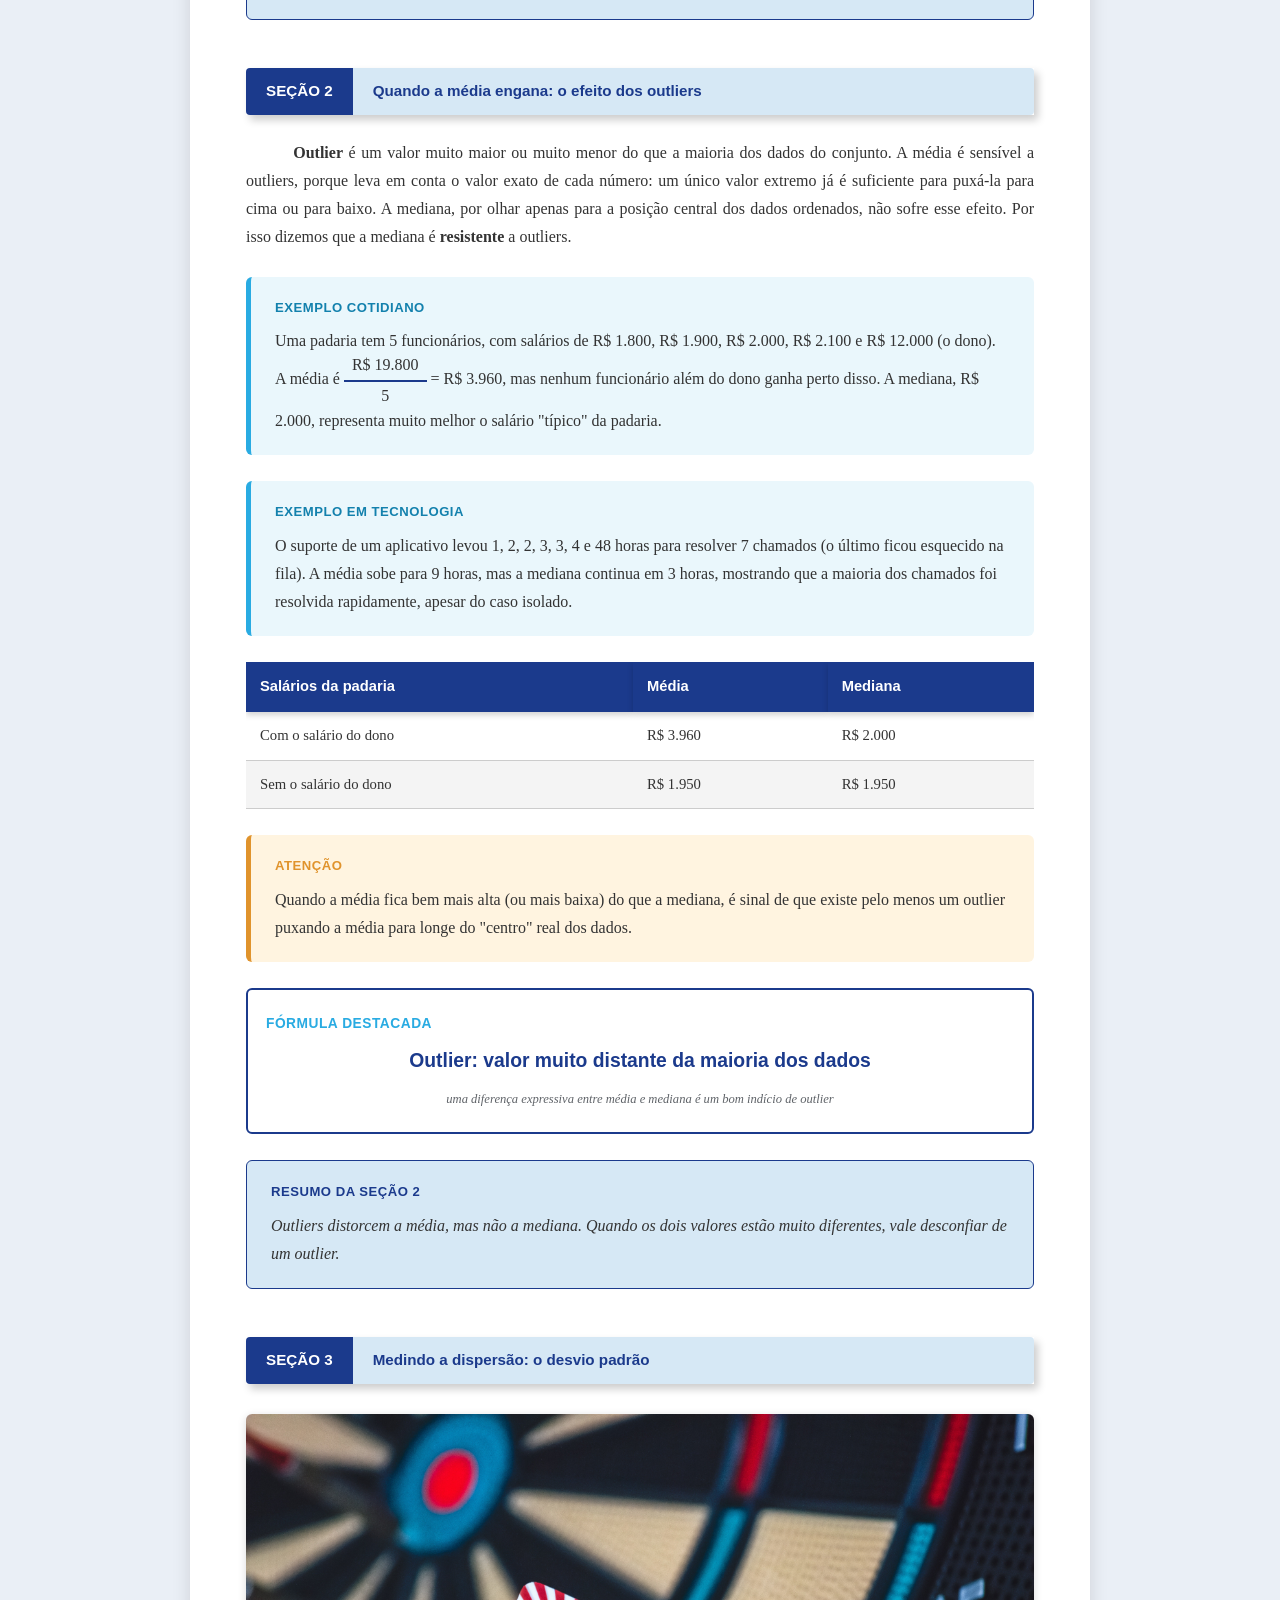
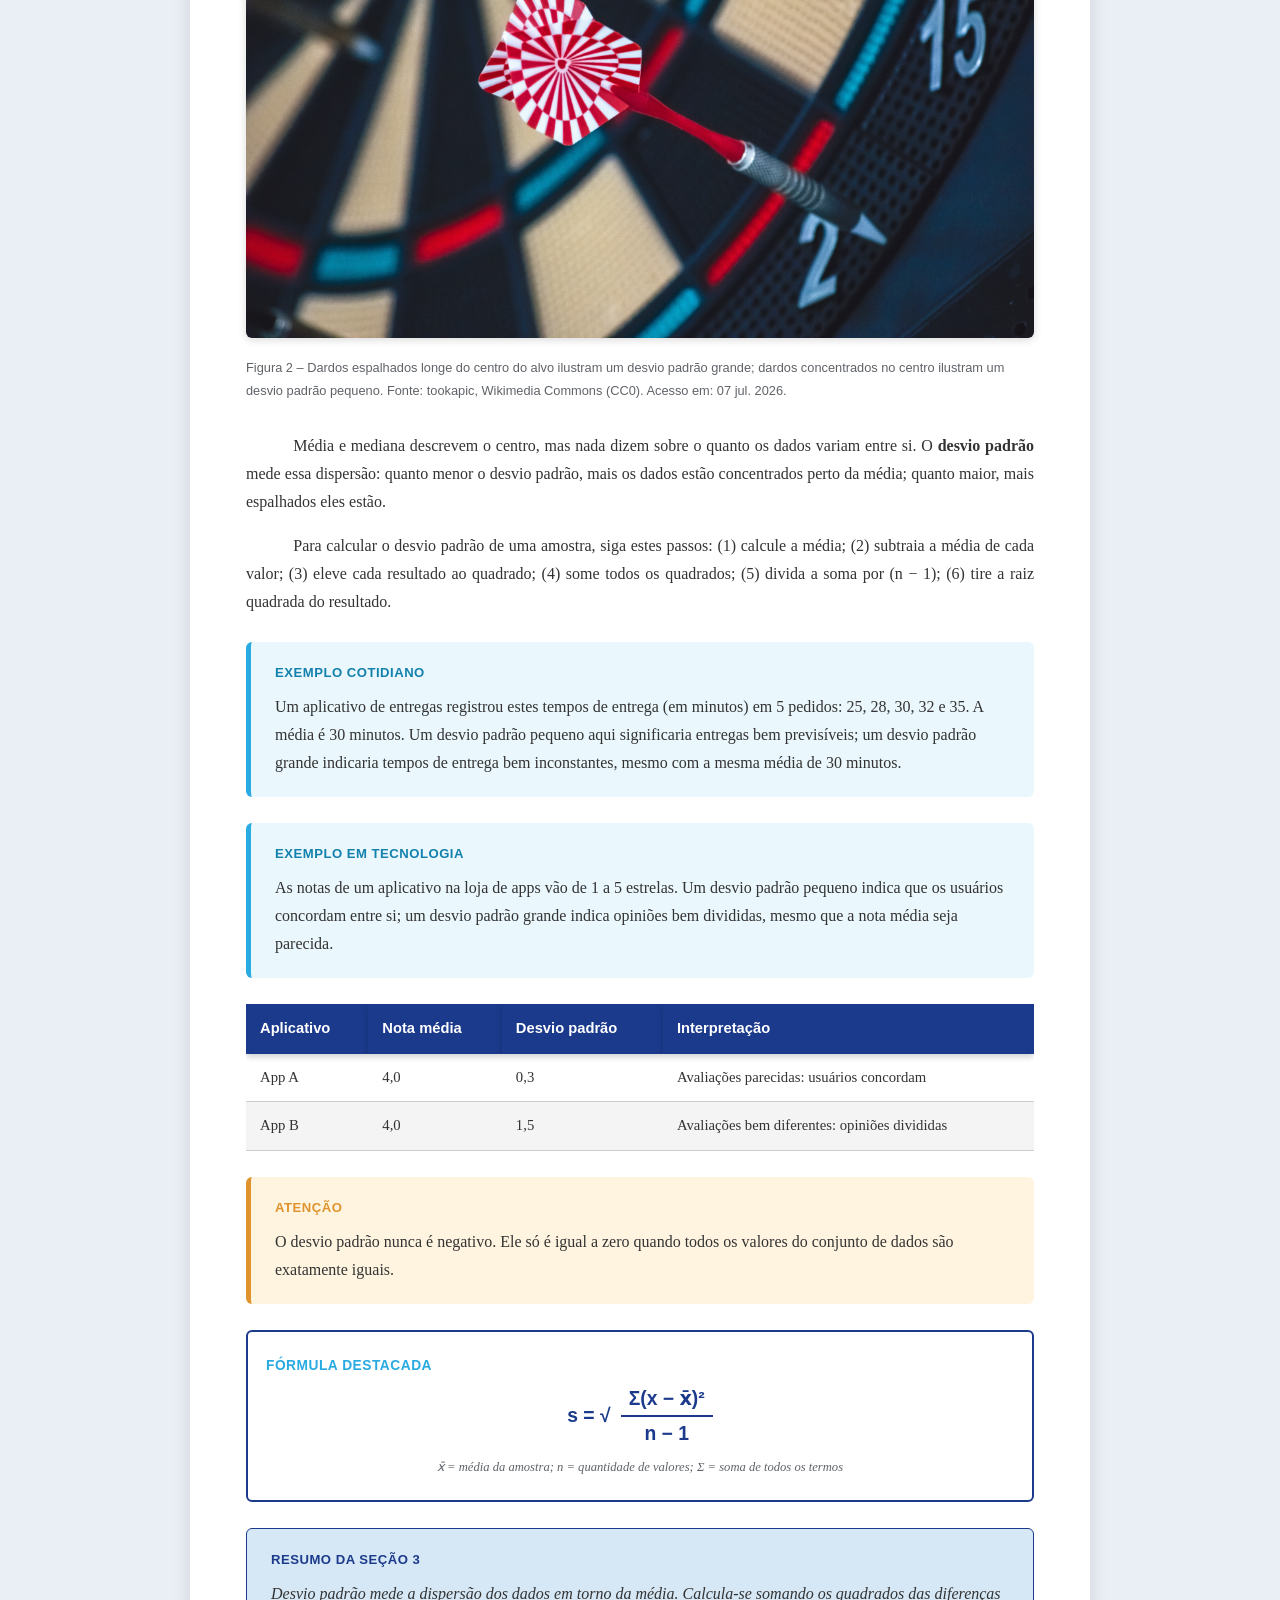
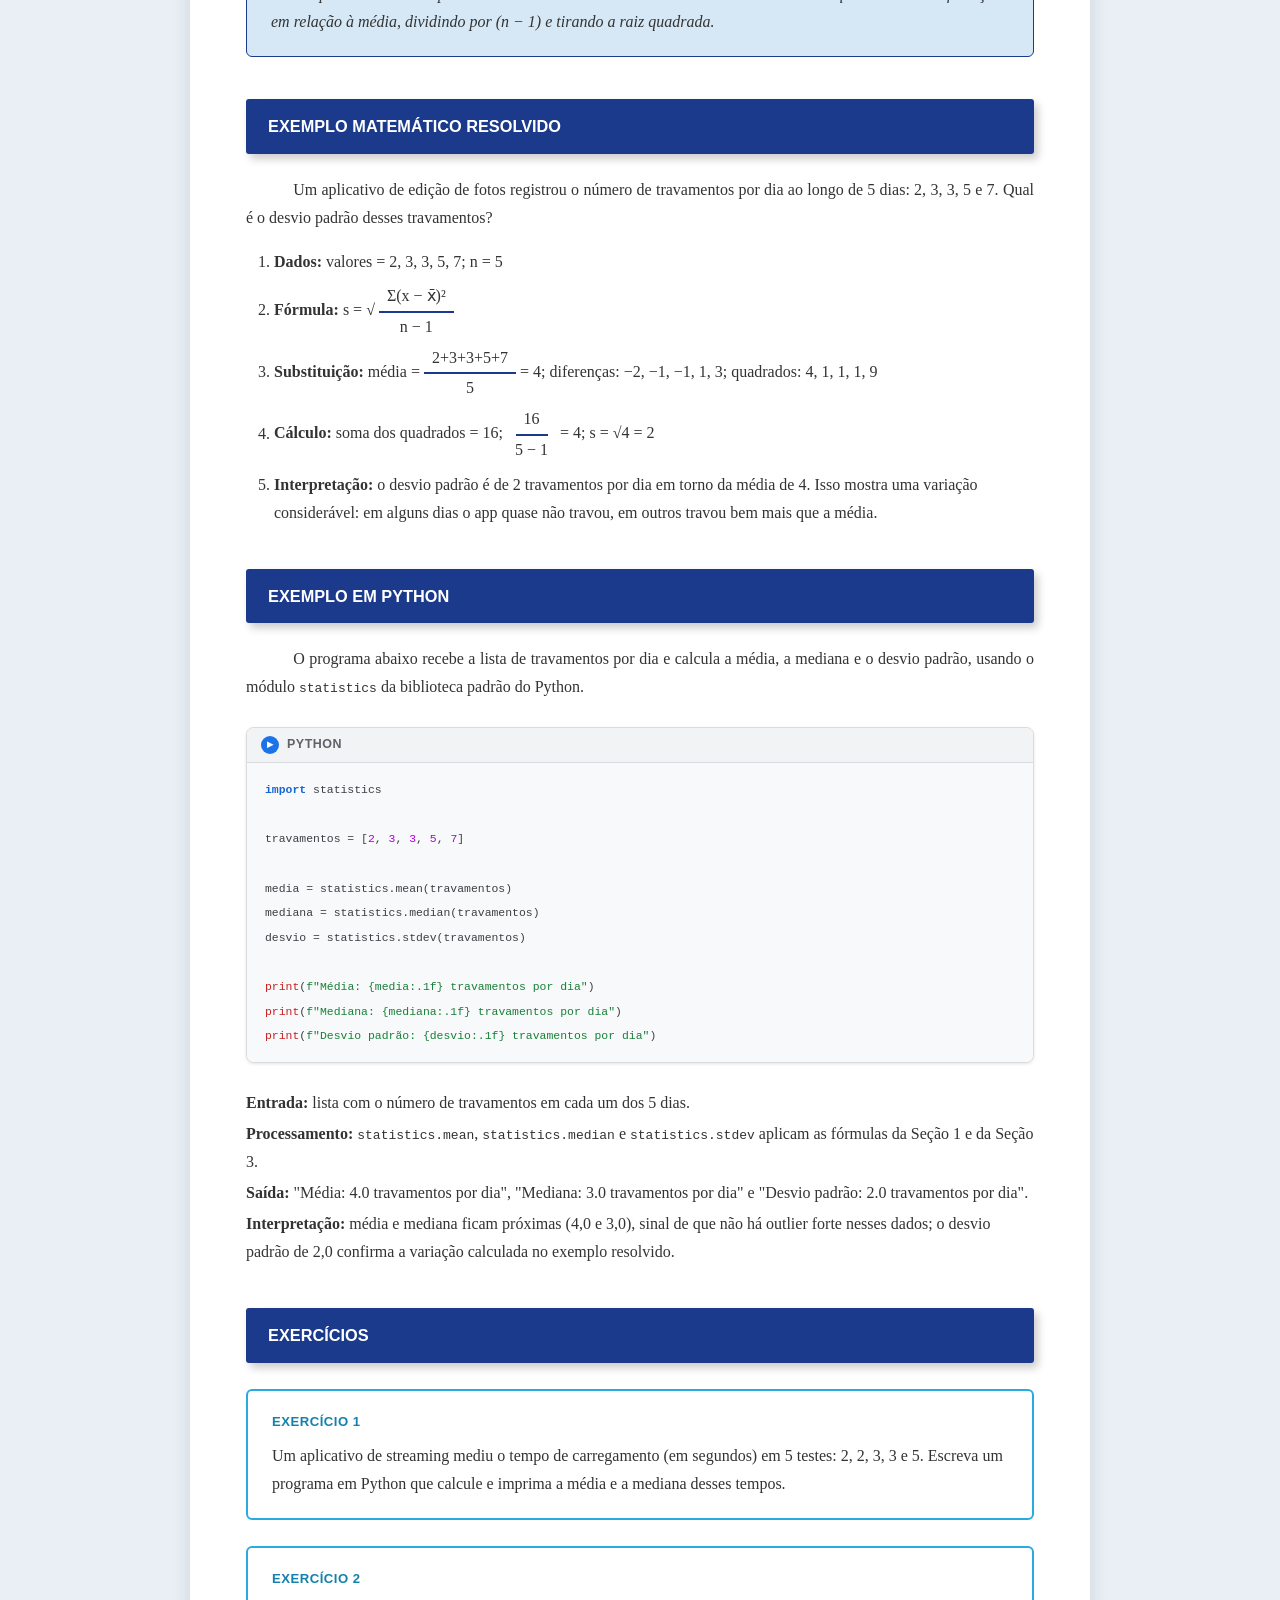
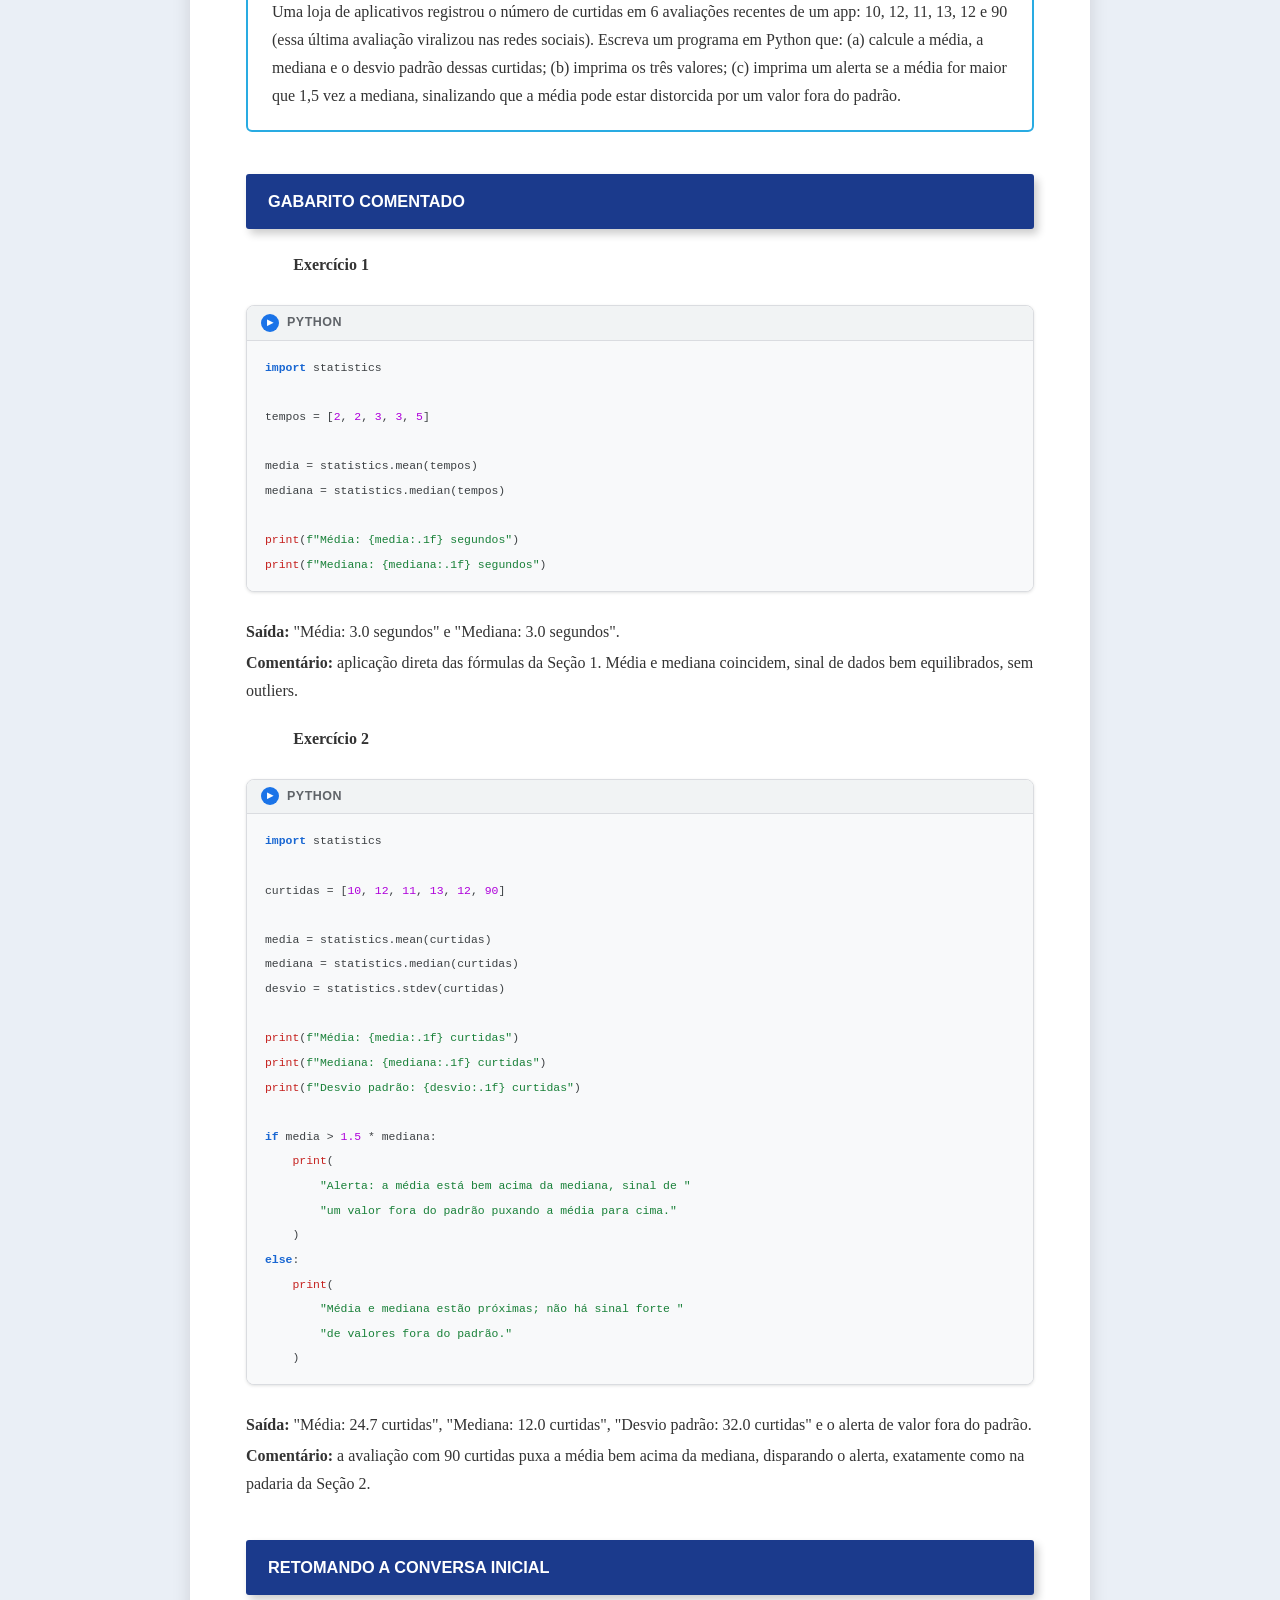
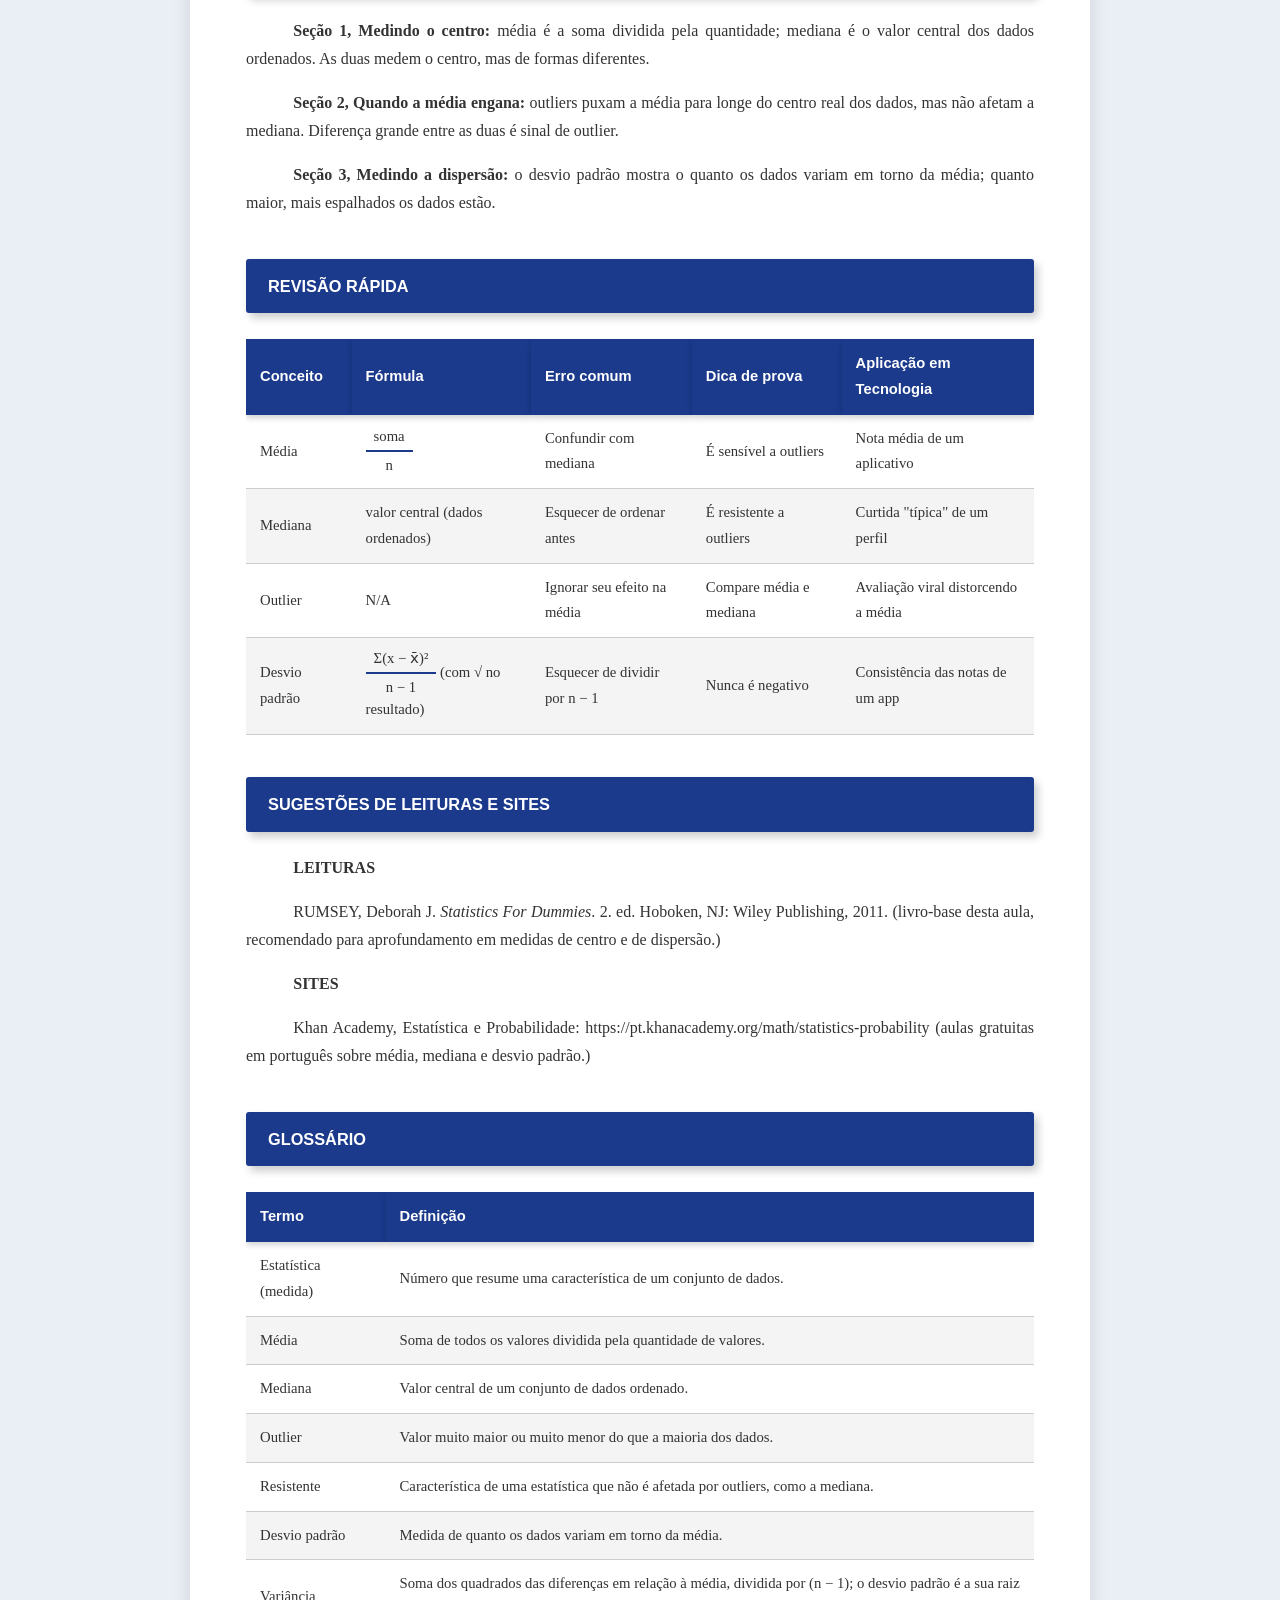
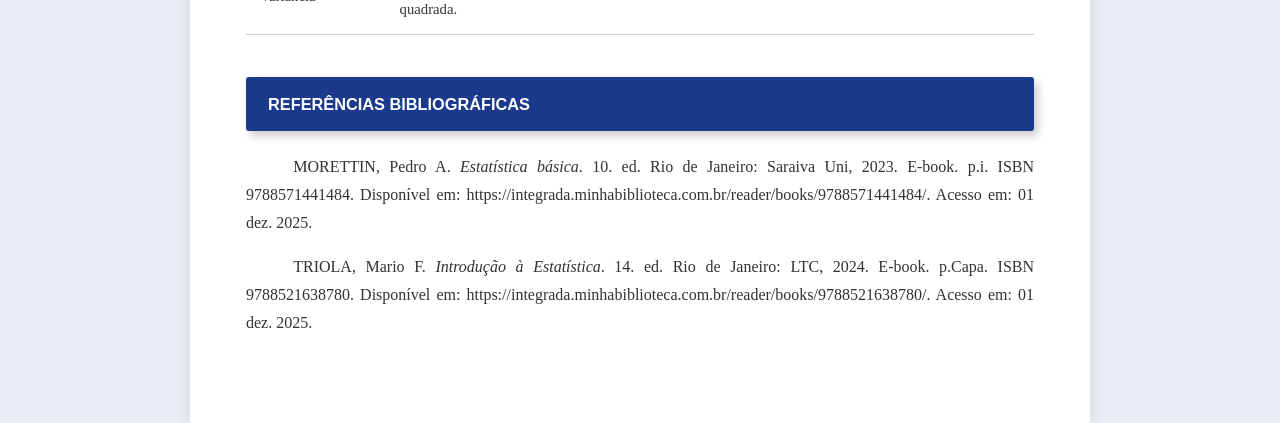
<file: Guia_Cap_3_Modelo.html>
<!DOCTYPE html>
<html lang="pt-BR">
<head>
<meta charset="UTF-8">
<meta name="viewport" content="width=device-width, initial-scale=1.0">
<title>Guia de Estudos - Aula 3 - Probabilidade e Estatística (EAD)</title>
<meta name="description" content="Guia de Estudos CEAD/UNIGRAN — Aula 3 da disciplina de Probabilidade e Estatística (EAD), com teoria, exemplos em Python e exercícios comentados.">
  <link rel="stylesheet" href="estilo.css">
</head>
<body>
<a class="skip-link" href="#conteudo-principal">Pular para o conteúdo</a>
<nav class="nav-capitulos" aria-label="Navegação entre aulas">
  <a href="index.html">Aula 01</a>
  <a href="Guia_Cap_2_Modelo.html">Aula 02</a>
  <a href="Guia_Cap_3_Modelo.html" class="ativo" aria-current="page">Aula 03</a>
  <a href="Guia_Cap_4_Modelo.html">Aula 04</a>
  <a href="Guia_Cap_5_Modelo.html">Aula 05</a>
  <a href="Guia_Cap_6_Modelo.html">Aula 06</a>
  <a href="Guia_Cap_7_Modelo.html">Aula 07</a>
  <a href="Guia_Cap_8_Modelo.html">Aula 08</a>
</nav>
<div class="container">

  <header class="cabecalho-textual">
    <div>
      CEAD/UNIGRAN · Guia de Estudos
      <span class="curso">PROBABILIDADE E ESTATÍSTICA (EAD)</span>
    </div>
    <img class="logo" src="imagens/logo-unigran.png" alt="Logo UNIGRAN CEAD">
  </header>
  <main id="conteudo-principal">

  <div class="pagina-abertura">
    <div class="capa-cabecalho">
      <div class="capa-numero"><span class="num">3</span><span class="ord-wrap"><span class="ord">a</span><span class="ord-linha"></span></span></div>
      <div class="capa-aula-fundo"><span>Aula</span></div>
      <svg class="curva-decorativa" viewBox="0 0 170 130" xmlns="http://www.w3.org/2000/svg" aria-hidden="true" focusable="false">
        <path d="M170,130 L170,20 C110,5 75,55 90,85 C102,110 55,130 0,120 L0,130 Z" fill="#29ABE2"/>
        <path d="M170,130 L170,50 C130,40 105,75 118,95 C128,112 85,130 40,130 Z" fill="#1B3A8C" opacity="0.55"/>
      </svg>
    </div>

    <h1 class="capa-titulo">O que são média, mediana e desvio padrão?</h1>

    <p class="capa-intro">
      Nas aulas anteriores vimos o vocabulário básico da Estatística e como
      ela funciona como um processo. Agora vamos ao coração da Estatística
      Descritiva: como resumir um conjunto de dados em poucos números que
      contam a história do "centro" e da "dispersão" dos dados. Média,
      mediana e desvio padrão são as estatísticas mais usadas, e vamos
      aprender a calcular e, principalmente, a interpretar cada uma
      delas.
    </p>
    <div class="assinatura">Grande abraço, Prof. Andrey</div>
  </div>

  <h2 class="bloco-header">Objetivos de Aprendizagem</h2>
  <p>Ao término desta aula, vocês serão capazes de:</p>
  <ul>
    <li>Calcular a média e a mediana de um conjunto de dados numéricos;</li>
    <li>Reconhecer quando a mediana representa melhor o "centro" dos
      dados do que a média;</li>
    <li>Calcular o desvio padrão de uma amostra, passo a passo;</li>
    <li>Interpretar o que um desvio padrão pequeno ou grande revela
      sobre a dispersão dos dados;</li>
    <li>Aplicar média, mediana e desvio padrão para descrever e comparar
      dados do dia a dia e da tecnologia.</li>
  </ul>

  <h2 class="bloco-header">Seções de Estudo</h2>
  <ol class="sumario-lista">
  <li class="sumario-item"><span class="sumario-aula">SEÇÃO 1</span> Medindo o centro: média e mediana</li>
  <li class="sumario-item"><span class="sumario-aula">SEÇÃO 2</span> Quando a média engana: o efeito dos outliers</li>
  <li class="sumario-item"><span class="sumario-aula">SEÇÃO 3</span> Medindo a dispersão: o desvio padrão</li>
  </ol>

  <!-- SEÇÃO 1 -->
  <div class="secao-titulo">
    <div class="secao-etiqueta">SEÇÃO 1</div>
    <h3 class="secao-nome">Medindo o centro: média e mediana</h3>
  </div>

  <figure class="figura">
    <img src="imagens/secao1-balanca.jpg" alt="Balança de dois pratos em equilíbrio" loading="lazy" decoding="async">
    <figcaption>Figura 1 – Assim como a balança busca o ponto de
    equilíbrio, média e mediana são duas formas diferentes de encontrar
    o "centro" de um conjunto de dados. Fonte: Mauro Cateb, Wikimedia
    Commons (CC BY-SA 3.0). Acesso em: 07 jul. 2026.</figcaption>
  </figure>

  <p>
    <strong>Média</strong> é a soma de todos os valores de um conjunto
    de dados dividida pela quantidade de valores. É a medida de centro
    mais usada, mas não é a única. A <strong>mediana</strong> é o valor
    que fica exatamente no meio quando os dados estão ordenados do
    menor para o maior. Se a quantidade de valores for par, a mediana é
    a média dos dois valores do meio.
  </p>

  <div class="box box-exemplo">
    <span class="box-titulo">Exemplo cotidiano</span>
    As idades de 5 amigos numa viagem são 22, 23, 24, 25 e 26 anos. A
    média é
    <span class="fracao"><span class="num">22+23+24+25+26</span><span class="den">5</span></span>
    = 24 anos. Como os dados já estão ordenados e há um número ímpar de
    valores, a mediana é o valor do meio: também 24 anos.
  </div>

  <div class="box box-exemplo">
    <span class="box-titulo">Exemplo em Tecnologia</span>
    Um perfil recebeu estas curtidas nos últimos 6 posts: 40, 45, 50,
    52, 58 e 60. A média é a soma (305) dividida por 6, ou seja,
    aproximadamente 50,8 curtidas. Como são 6 valores (número par), a
    mediana é a média dos dois valores centrais, 50 e 52, ou seja, 51
    curtidas.
  </div>

  <div class="tabela-wrapper">
  <table>
    <thead>
    <tr><th scope="col">Estatística</th><th scope="col">Como calcular</th></tr>
    </thead>
    <tbody>
    <tr><td>Média</td><td><span class="fracao"><span class="num">soma de todos os valores</span><span class="den">quantidade de valores</span></span></td></tr>
    <tr><td>Mediana</td><td>Ordenar os valores; pegar o do meio (ou a média dos dois do meio)</td></tr>
    </tbody>
  </table>
  </div>

  <div class="box box-atencao">
    <span class="box-titulo">Atenção</span>
    Média e mediana podem dar valores diferentes, e isso não é erro de
    cálculo. Quanto mais parecidos os dois valores, mais "equilibrado"
    é o conjunto de dados.
  </div>

  <div class="box box-formula">
    <span class="box-titulo">Fórmula destacada</span>
    <div class="formula-math">
      <span>Média (x̄) =</span>
      <span class="fracao"><span class="num">soma dos valores</span><span class="den">quantidade de valores (n)</span></span>
    </div>
    <span class="nota-formula">a mediana não tem fórmula algébrica: depende apenas de ordenar os dados</span>
  </div>

  <div class="box box-resumo">
    <span class="box-titulo">Resumo da Seção 1</span>
    Média é a soma dividida pela quantidade; mediana é o valor central
    dos dados ordenados. Ambas medem o "centro" dos dados, mas de
    formas diferentes.
  </div>

  <!-- SEÇÃO 2 -->
  <div class="secao-titulo">
    <div class="secao-etiqueta">SEÇÃO 2</div>
    <h3 class="secao-nome">Quando a média engana: o efeito dos outliers</h3>
  </div>

  <p>
    <strong>Outlier</strong> é um valor muito maior ou muito menor do
    que a maioria dos dados do conjunto. A média é sensível a
    outliers, porque leva em conta o valor exato de cada número: um
    único valor extremo já é suficiente para puxá-la para cima ou para
    baixo. A mediana, por olhar apenas para a posição central dos
    dados ordenados, não sofre esse efeito. Por isso dizemos que a
    mediana é <strong>resistente</strong> a outliers.
  </p>

  <div class="box box-exemplo">
    <span class="box-titulo">Exemplo cotidiano</span>
    Uma padaria tem 5 funcionários, com salários de R$ 1.800, R$
    1.900, R$ 2.000, R$ 2.100 e R$ 12.000 (o dono). A média é
    <span class="fracao"><span class="num">R$ 19.800</span><span class="den">5</span></span>
    = R$ 3.960, mas nenhum funcionário além do dono ganha perto disso.
    A mediana, R$ 2.000, representa muito melhor o salário "típico" da
    padaria.
  </div>

  <div class="box box-exemplo">
    <span class="box-titulo">Exemplo em Tecnologia</span>
    O suporte de um aplicativo levou 1, 2, 2, 3, 3, 4 e 48 horas para
    resolver 7 chamados (o último ficou esquecido na fila). A média
    sobe para 9 horas, mas a mediana continua em 3 horas, mostrando
    que a maioria dos chamados foi resolvida rapidamente, apesar do
    caso isolado.
  </div>

  <div class="tabela-wrapper">
  <table>
    <thead>
    <tr><th scope="col">Salários da padaria</th><th scope="col">Média</th><th scope="col">Mediana</th></tr>
    </thead>
    <tbody>
    <tr><td>Com o salário do dono</td><td>R$ 3.960</td><td>R$ 2.000</td></tr>
    <tr><td>Sem o salário do dono</td><td>R$ 1.950</td><td>R$ 1.950</td></tr>
    </tbody>
  </table>
  </div>

  <div class="box box-atencao">
    <span class="box-titulo">Atenção</span>
    Quando a média fica bem mais alta (ou mais baixa) do que a
    mediana, é sinal de que existe pelo menos um outlier puxando a
    média para longe do "centro" real dos dados.
  </div>

  <div class="box box-formula">
    <span class="box-titulo">Fórmula destacada</span>
    <div class="formula-math">
      <span>Outlier: valor muito distante da maioria dos dados</span>
    </div>
    <span class="nota-formula">uma diferença expressiva entre média e mediana é um bom indício de outlier</span>
  </div>

  <div class="box box-resumo">
    <span class="box-titulo">Resumo da Seção 2</span>
    Outliers distorcem a média, mas não a mediana. Quando os dois
    valores estão muito diferentes, vale desconfiar de um outlier.
  </div>

  <!-- SEÇÃO 3 -->
  <div class="secao-titulo">
    <div class="secao-etiqueta">SEÇÃO 3</div>
    <h3 class="secao-nome">Medindo a dispersão: o desvio padrão</h3>
  </div>

  <figure class="figura">
    <img src="imagens/secao3-dardos.jpg" alt="Alvo de dardos com dardos espalhados ao redor do centro" loading="lazy" decoding="async">
    <figcaption>Figura 2 – Dardos espalhados longe do centro do alvo
    ilustram um desvio padrão grande; dardos concentrados no centro
    ilustram um desvio padrão pequeno. Fonte: tookapic, Wikimedia
    Commons (CC0). Acesso em: 07 jul. 2026.</figcaption>
  </figure>

  <p>
    Média e mediana descrevem o centro, mas nada dizem sobre o quanto
    os dados variam entre si. O <strong>desvio padrão</strong> mede
    essa dispersão: quanto menor o desvio padrão, mais os dados estão
    concentrados perto da média; quanto maior, mais espalhados eles
    estão.
  </p>
  <p>
    Para calcular o desvio padrão de uma amostra, siga estes passos:
    (1) calcule a média; (2) subtraia a média de cada valor; (3) eleve
    cada resultado ao quadrado; (4) some todos os quadrados; (5)
    divida a soma por (n − 1); (6) tire a raiz quadrada do resultado.
  </p>

  <div class="box box-exemplo">
    <span class="box-titulo">Exemplo cotidiano</span>
    Um aplicativo de entregas registrou estes tempos de entrega (em
    minutos) em 5 pedidos: 25, 28, 30, 32 e 35. A média é 30 minutos.
    Um desvio padrão pequeno aqui significaria entregas bem
    previsíveis; um desvio padrão grande indicaria tempos de entrega
    bem inconstantes, mesmo com a mesma média de 30 minutos.
  </div>

  <div class="box box-exemplo">
    <span class="box-titulo">Exemplo em Tecnologia</span>
    As notas de um aplicativo na loja de apps vão de 1 a 5
    estrelas. Um desvio padrão pequeno indica que os usuários
    concordam entre si; um desvio padrão grande indica opiniões bem
    divididas, mesmo que a nota média seja parecida.
  </div>

  <div class="tabela-wrapper">
  <table>
    <thead>
    <tr><th scope="col">Aplicativo</th><th scope="col">Nota média</th><th scope="col">Desvio padrão</th><th scope="col">Interpretação</th></tr>
    </thead>
    <tbody>
    <tr><td>App A</td><td>4,0</td><td>0,3</td><td>Avaliações parecidas: usuários concordam</td></tr>
    <tr><td>App B</td><td>4,0</td><td>1,5</td><td>Avaliações bem diferentes: opiniões divididas</td></tr>
    </tbody>
  </table>
  </div>

  <div class="box box-atencao">
    <span class="box-titulo">Atenção</span>
    O desvio padrão nunca é negativo. Ele só é igual a zero quando
    todos os valores do conjunto de dados são exatamente iguais.
  </div>

  <div class="box box-formula">
    <span class="box-titulo">Fórmula destacada</span>
    <div class="formula-math">
      <span>s = √</span>
      <span class="fracao"><span class="num">Σ(x − x̄)²</span><span class="den">n − 1</span></span>
    </div>
    <span class="nota-formula">x̄ = média da amostra; n = quantidade de valores; Σ = soma de todos os termos</span>
  </div>

  <div class="box box-resumo">
    <span class="box-titulo">Resumo da Seção 3</span>
    Desvio padrão mede a dispersão dos dados em torno da média.
    Calcula-se somando os quadrados das diferenças em relação à
    média, dividindo por (n − 1) e tirando a raiz quadrada.
  </div>

  <h2 class="bloco-header">Exemplo Matemático Resolvido</h2>
  <p>
    Um aplicativo de edição de fotos registrou o número de travamentos
    por dia ao longo de 5 dias: 2, 3, 3, 5 e 7. Qual é o desvio padrão
    desses travamentos?
  </p>
  <ol>
    <li><strong>Dados:</strong> valores = 2, 3, 3, 5, 7; n = 5</li>
    <li><strong>Fórmula:</strong> s = √
      <span class="fracao"><span class="num">Σ(x − x̄)²</span><span class="den">n − 1</span></span></li>
    <li><strong>Substituição:</strong> média =
      <span class="fracao"><span class="num">2+3+3+5+7</span><span class="den">5</span></span>
      = 4; diferenças: −2, −1, −1, 1, 3; quadrados: 4, 1, 1, 1, 9</li>
    <li><strong>Cálculo:</strong> soma dos quadrados = 16;
      <span class="fracao"><span class="num">16</span><span class="den">5 − 1</span></span>
      = 4; s = √4 = 2</li>
    <li><strong>Interpretação:</strong> o desvio padrão é de 2
      travamentos por dia em torno da média de 4. Isso mostra uma
      variação considerável: em alguns dias o app quase não travou, em
      outros travou bem mais que a média.</li>
  </ol>

  <h2 class="bloco-header">Exemplo em Python</h2>
  <p>
    O programa abaixo recebe a lista de travamentos por dia e calcula a
    média, a mediana e o desvio padrão, usando o módulo
    <code>statistics</code> da biblioteca padrão do Python.
  </p>
  <div class="box box-python">
    <div class="codigo-cabecalho"><span class="botao-play" aria-hidden="true">&#9654;</span>Python</div>
<pre><code class="language-python"><span class="cm-kw">import</span> statistics

travamentos = [<span class="cm-num">2</span>, <span class="cm-num">3</span>, <span class="cm-num">3</span>, <span class="cm-num">5</span>, <span class="cm-num">7</span>]

media = statistics.mean(travamentos)
mediana = statistics.median(travamentos)
desvio = statistics.stdev(travamentos)

<span class="cm-bi">print</span>(<span class="cm-str">f"Média: {media:.1f} travamentos por dia"</span>)
<span class="cm-bi">print</span>(<span class="cm-str">f"Mediana: {mediana:.1f} travamentos por dia"</span>)
<span class="cm-bi">print</span>(<span class="cm-str">f"Desvio padrão: {desvio:.1f} travamentos por dia"</span>)
</code></pre>
  </div>
  <div class="explicacao-codigo">
    <p><strong>Entrada:</strong> lista com o número de travamentos em cada um dos 5 dias.</p>
    <p><strong>Processamento:</strong> <code>statistics.mean</code>,
      <code>statistics.median</code> e <code>statistics.stdev</code>
      aplicam as fórmulas da Seção 1 e da Seção 3.</p>
    <p><strong>Saída:</strong> "Média: 4.0 travamentos por dia",
      "Mediana: 3.0 travamentos por dia" e "Desvio padrão: 2.0
      travamentos por dia".</p>
    <p><strong>Interpretação:</strong> média e mediana ficam próximas
      (4,0 e 3,0), sinal de que não há outlier forte nesses dados; o
      desvio padrão de 2,0 confirma a variação calculada no exemplo
      resolvido.</p>
  </div>

  <h2 class="bloco-header">Exercícios</h2>

  <div class="box box-exercicio">
    <span class="box-titulo">Exercício 1</span>
    Um aplicativo de streaming mediu o tempo de carregamento (em
    segundos) em 5 testes: 2, 2, 3, 3 e 5. Escreva um programa em
    Python que calcule e imprima a média e a mediana desses tempos.
  </div>

  <div class="box box-exercicio">
    <span class="box-titulo">Exercício 2</span>
    Uma loja de aplicativos registrou o número de curtidas em 6
    avaliações recentes de um app: 10, 12, 11, 13, 12 e 90 (essa
    última avaliação viralizou nas redes sociais). Escreva um programa
    em Python que: (a) calcule a média, a mediana e o desvio padrão
    dessas curtidas; (b) imprima os três valores; (c) imprima um
    alerta se a média for maior que 1,5 vez a mediana, sinalizando que
    a média pode estar distorcida por um valor fora do padrão.
  </div>

  <h2 class="bloco-header">Gabarito Comentado</h2>

  <p><strong>Exercício 1</strong></p>
  <div class="box box-python">
    <div class="codigo-cabecalho"><span class="botao-play" aria-hidden="true">&#9654;</span>Python</div>
<pre><code class="language-python"><span class="cm-kw">import</span> statistics

tempos = [<span class="cm-num">2</span>, <span class="cm-num">2</span>, <span class="cm-num">3</span>, <span class="cm-num">3</span>, <span class="cm-num">5</span>]

media = statistics.mean(tempos)
mediana = statistics.median(tempos)

<span class="cm-bi">print</span>(<span class="cm-str">f"Média: {media:.1f} segundos"</span>)
<span class="cm-bi">print</span>(<span class="cm-str">f"Mediana: {mediana:.1f} segundos"</span>)
</code></pre>
  </div>
  <div class="explicacao-codigo">
    <p><strong>Saída:</strong> "Média: 3.0 segundos" e "Mediana: 3.0 segundos".</p>
    <p><strong>Comentário:</strong> aplicação direta das fórmulas da
      Seção 1. Média e mediana coincidem, sinal de dados bem
      equilibrados, sem outliers.</p>
  </div>

  <p><strong>Exercício 2</strong></p>
  <div class="box box-python">
    <div class="codigo-cabecalho"><span class="botao-play" aria-hidden="true">&#9654;</span>Python</div>
<pre><code class="language-python"><span class="cm-kw">import</span> statistics

curtidas = [<span class="cm-num">10</span>, <span class="cm-num">12</span>, <span class="cm-num">11</span>, <span class="cm-num">13</span>, <span class="cm-num">12</span>, <span class="cm-num">90</span>]

media = statistics.mean(curtidas)
mediana = statistics.median(curtidas)
desvio = statistics.stdev(curtidas)

<span class="cm-bi">print</span>(<span class="cm-str">f"Média: {media:.1f} curtidas"</span>)
<span class="cm-bi">print</span>(<span class="cm-str">f"Mediana: {mediana:.1f} curtidas"</span>)
<span class="cm-bi">print</span>(<span class="cm-str">f"Desvio padrão: {desvio:.1f} curtidas"</span>)

<span class="cm-kw">if</span> media &gt; <span class="cm-num">1.5</span> * mediana:
    <span class="cm-bi">print</span>(
        <span class="cm-str">"Alerta: a média está bem acima da mediana, sinal de "</span>
        <span class="cm-str">"um valor fora do padrão puxando a média para cima."</span>
    )
<span class="cm-kw">else</span>:
    <span class="cm-bi">print</span>(
        <span class="cm-str">"Média e mediana estão próximas; não há sinal forte "</span>
        <span class="cm-str">"de valores fora do padrão."</span>
    )
</code></pre>
  </div>
  <div class="explicacao-codigo">
    <p><strong>Saída:</strong> "Média: 24.7 curtidas", "Mediana: 12.0
      curtidas", "Desvio padrão: 32.0 curtidas" e o alerta de valor
      fora do padrão.</p>
    <p><strong>Comentário:</strong> a avaliação com 90 curtidas puxa a
      média bem acima da mediana, disparando o alerta, exatamente como
      na padaria da Seção 2.</p>
  </div>

  <h2 class="bloco-header">Retomando a Conversa Inicial</h2>

  <p><strong>Seção 1, Medindo o centro:</strong> média é a soma dividida
  pela quantidade; mediana é o valor central dos dados ordenados. As
  duas medem o centro, mas de formas diferentes.</p>

  <p><strong>Seção 2, Quando a média engana:</strong> outliers puxam a
  média para longe do centro real dos dados, mas não afetam a
  mediana. Diferença grande entre as duas é sinal de outlier.</p>

  <p><strong>Seção 3, Medindo a dispersão:</strong> o desvio padrão
  mostra o quanto os dados variam em torno da média; quanto maior,
  mais espalhados os dados estão.</p>

  <h2 class="bloco-header">Revisão Rápida</h2>
  <div class="tabela-wrapper">
  <table>
    <thead>
    <tr>
      <th scope="col">Conceito</th>
      <th scope="col">Fórmula</th>
      <th scope="col">Erro comum</th>
      <th scope="col">Dica de prova</th>
      <th scope="col">Aplicação em Tecnologia</th>
    </tr>
    </thead>
    <tbody>
    <tr>
      <td>Média</td>
      <td><span class="fracao"><span class="num">soma</span><span class="den">n</span></span></td>
      <td>Confundir com mediana</td>
      <td>É sensível a outliers</td>
      <td>Nota média de um aplicativo</td>
    </tr>
    <tr>
      <td>Mediana</td>
      <td>valor central (dados ordenados)</td>
      <td>Esquecer de ordenar antes</td>
      <td>É resistente a outliers</td>
      <td>Curtida "típica" de um perfil</td>
    </tr>
    <tr>
      <td>Outlier</td>
      <td>N/A</td>
      <td>Ignorar seu efeito na média</td>
      <td>Compare média e mediana</td>
      <td>Avaliação viral distorcendo a média</td>
    </tr>
    <tr>
      <td>Desvio padrão</td>
      <td><span class="fracao"><span class="num">Σ(x − x̄)²</span><span class="den">n − 1</span></span> (com √ no resultado)</td>
      <td>Esquecer de dividir por n − 1</td>
      <td>Nunca é negativo</td>
      <td>Consistência das notas de um app</td>
    </tr>
    </tbody>
  </table>
  </div>

  <h2 class="bloco-header">Sugestões de Leituras e Sites</h2>
  <p><strong>LEITURAS</strong></p>
  <p>RUMSEY, Deborah J. <em>Statistics For Dummies</em>. 2. ed. Hoboken,
  NJ: Wiley Publishing, 2011. (livro-base desta aula, recomendado para
  aprofundamento em medidas de centro e de dispersão.)</p>
  <p><strong>SITES</strong></p>
  <p>Khan Academy, Estatística e Probabilidade:
  https://pt.khanacademy.org/math/statistics-probability (aulas
  gratuitas em português sobre média, mediana e desvio padrão.)</p>

  <h2 class="bloco-header">Glossário</h2>
  <div class="tabela-wrapper">
  <table>
    <thead>
    <tr><th scope="col">Termo</th><th scope="col">Definição</th></tr>
    </thead>
    <tbody>
    <tr><td>Estatística (medida)</td><td>Número que resume uma característica de um conjunto de dados.</td></tr>
    <tr><td>Média</td><td>Soma de todos os valores dividida pela quantidade de valores.</td></tr>
    <tr><td>Mediana</td><td>Valor central de um conjunto de dados ordenado.</td></tr>
    <tr><td>Outlier</td><td>Valor muito maior ou muito menor do que a maioria dos dados.</td></tr>
    <tr><td>Resistente</td><td>Característica de uma estatística que não é afetada por outliers, como a mediana.</td></tr>
    <tr><td>Desvio padrão</td><td>Medida de quanto os dados variam em torno da média.</td></tr>
    <tr><td>Variância</td><td>Soma dos quadrados das diferenças em relação à média, dividida por (n − 1); o desvio padrão é a sua raiz quadrada.</td></tr>
    </tbody>
  </table>
  </div>

  <h2 class="bloco-header">Referências Bibliográficas</h2>
  <p>MORETTIN, Pedro A. <em>Estatística básica</em>. 10. ed. Rio de
  Janeiro: Saraiva Uni, 2023. E-book. p.i. ISBN 9788571441484.
  Disponível em:
  https://integrada.minhabiblioteca.com.br/reader/books/9788571441484/.
  Acesso em: 01 dez. 2025.</p>
  <p>TRIOLA, Mario F. <em>Introdução à Estatística</em>. 14. ed. Rio de
  Janeiro: LTC, 2024. E-book. p.Capa. ISBN 9788521638780. Disponível em:
  https://integrada.minhabiblioteca.com.br/reader/books/9788521638780/.
  Acesso em: 01 dez. 2025.</p>

  </main>
</div>
</body>
</html>
</file>
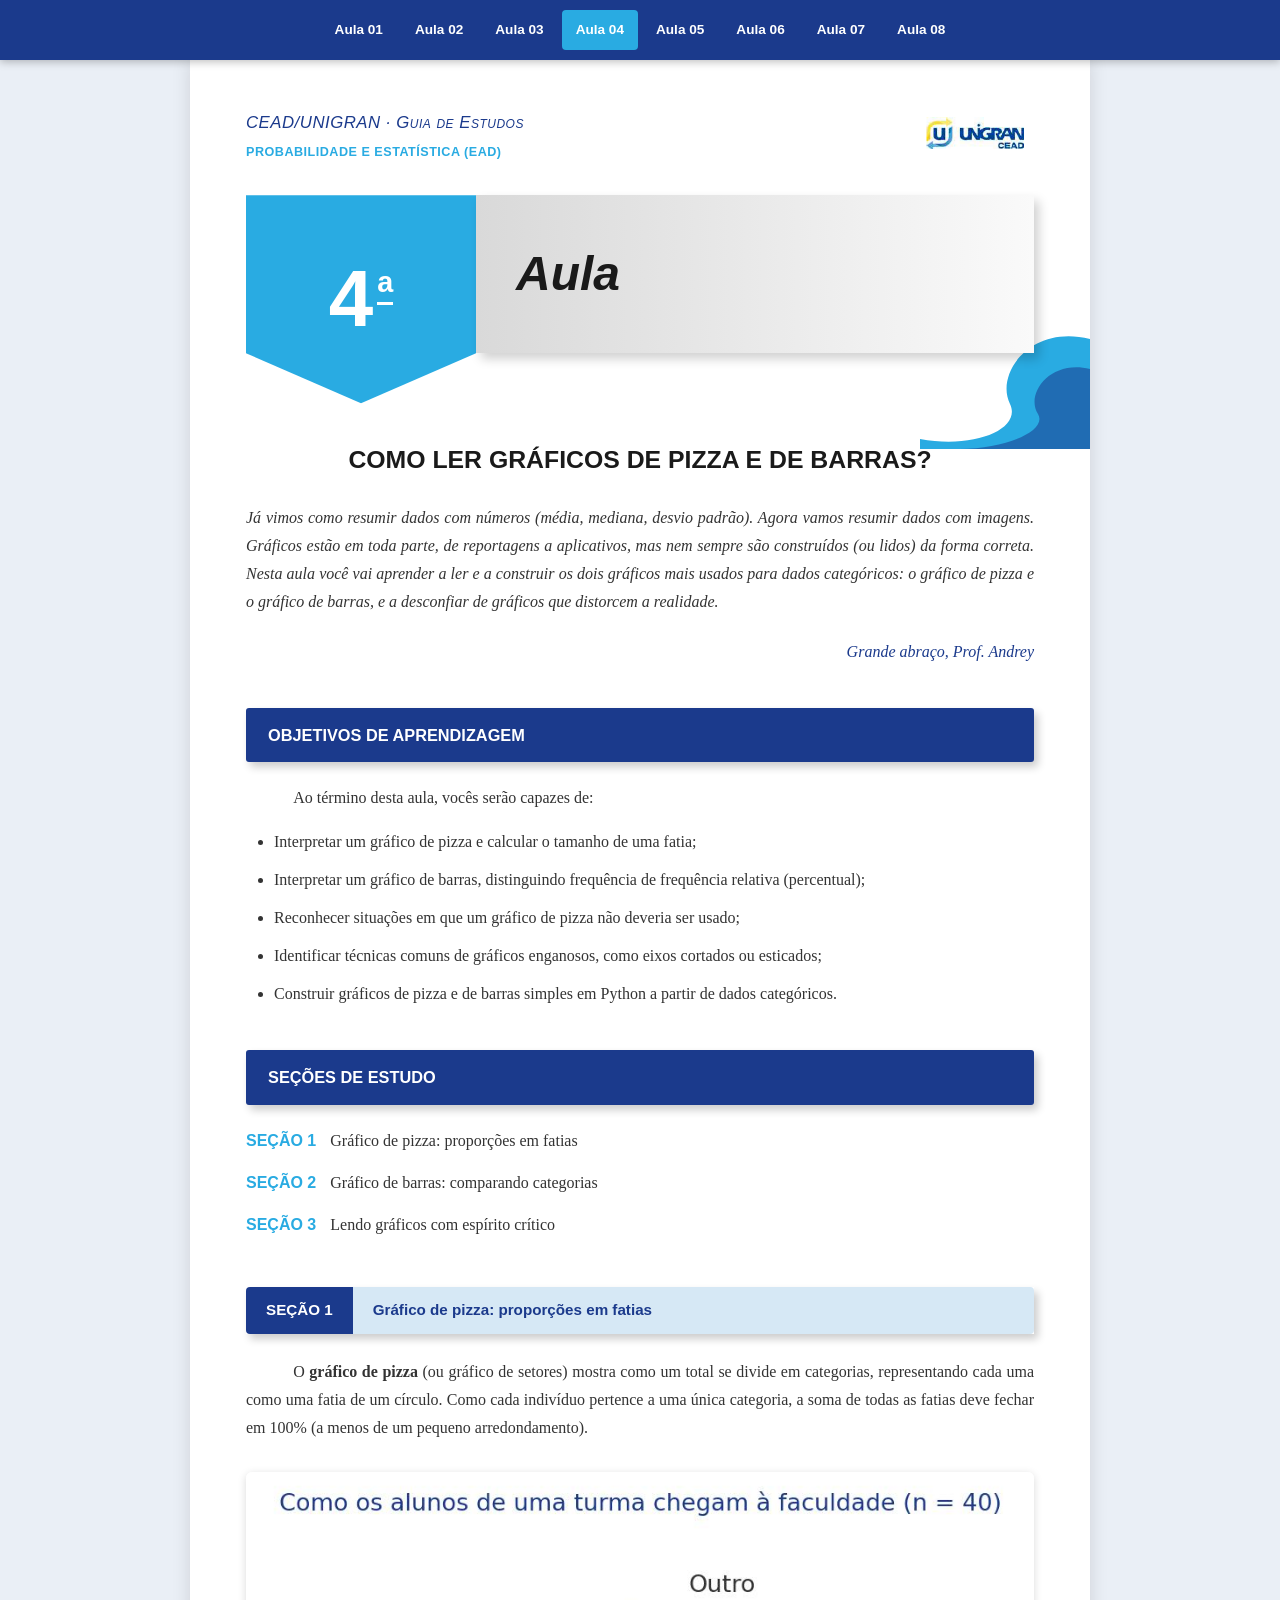
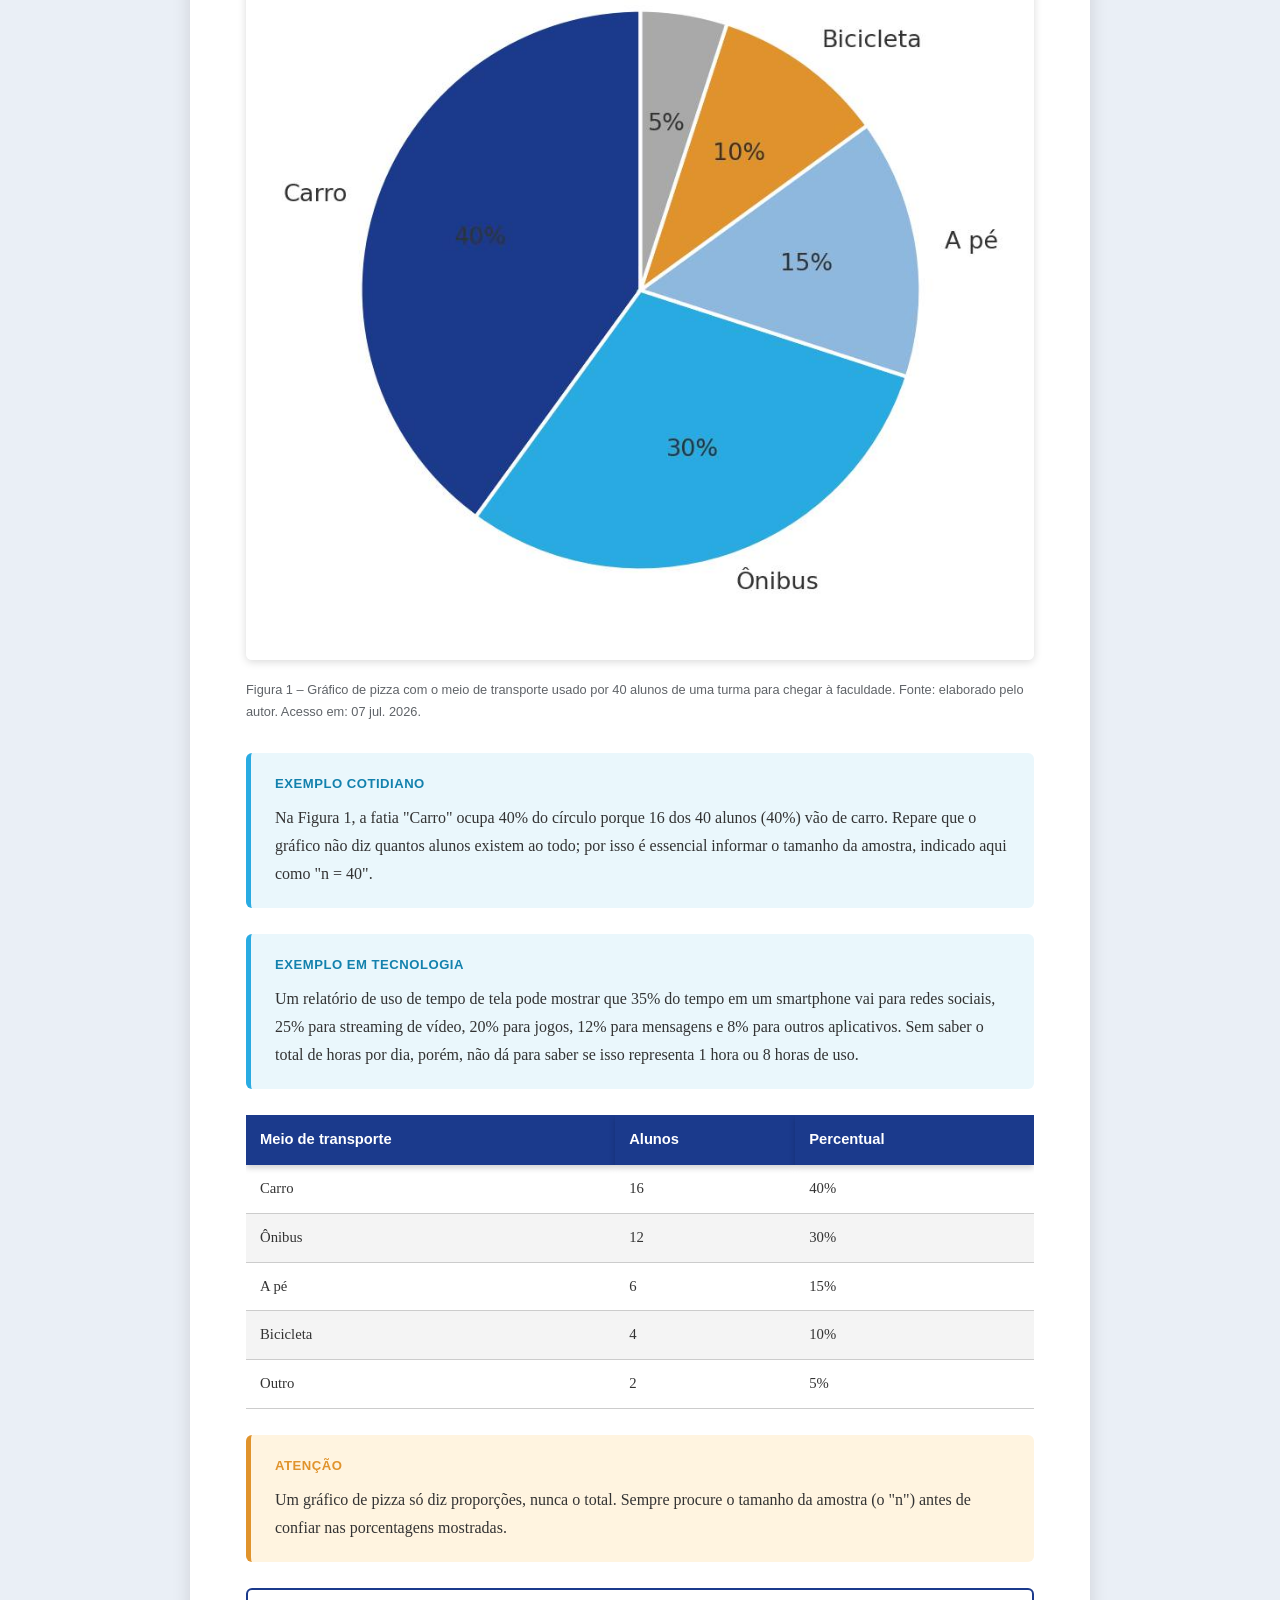
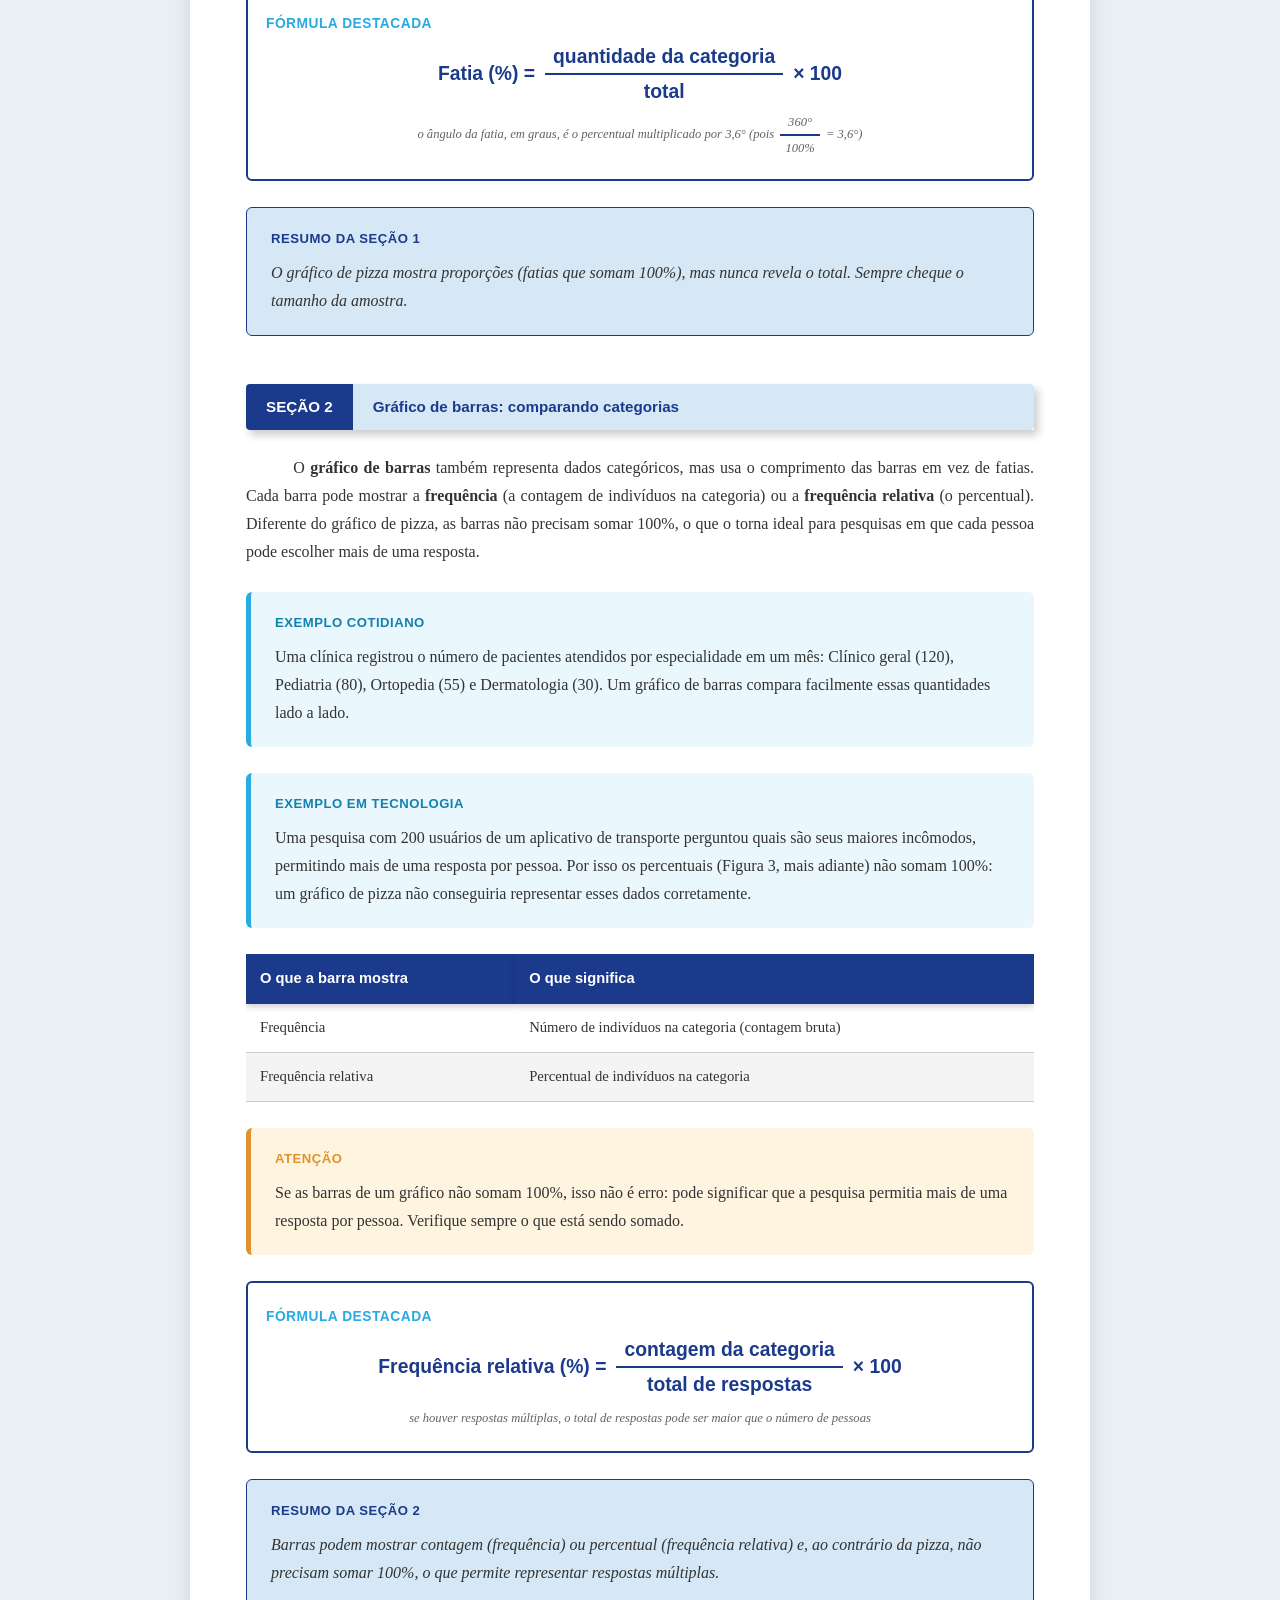
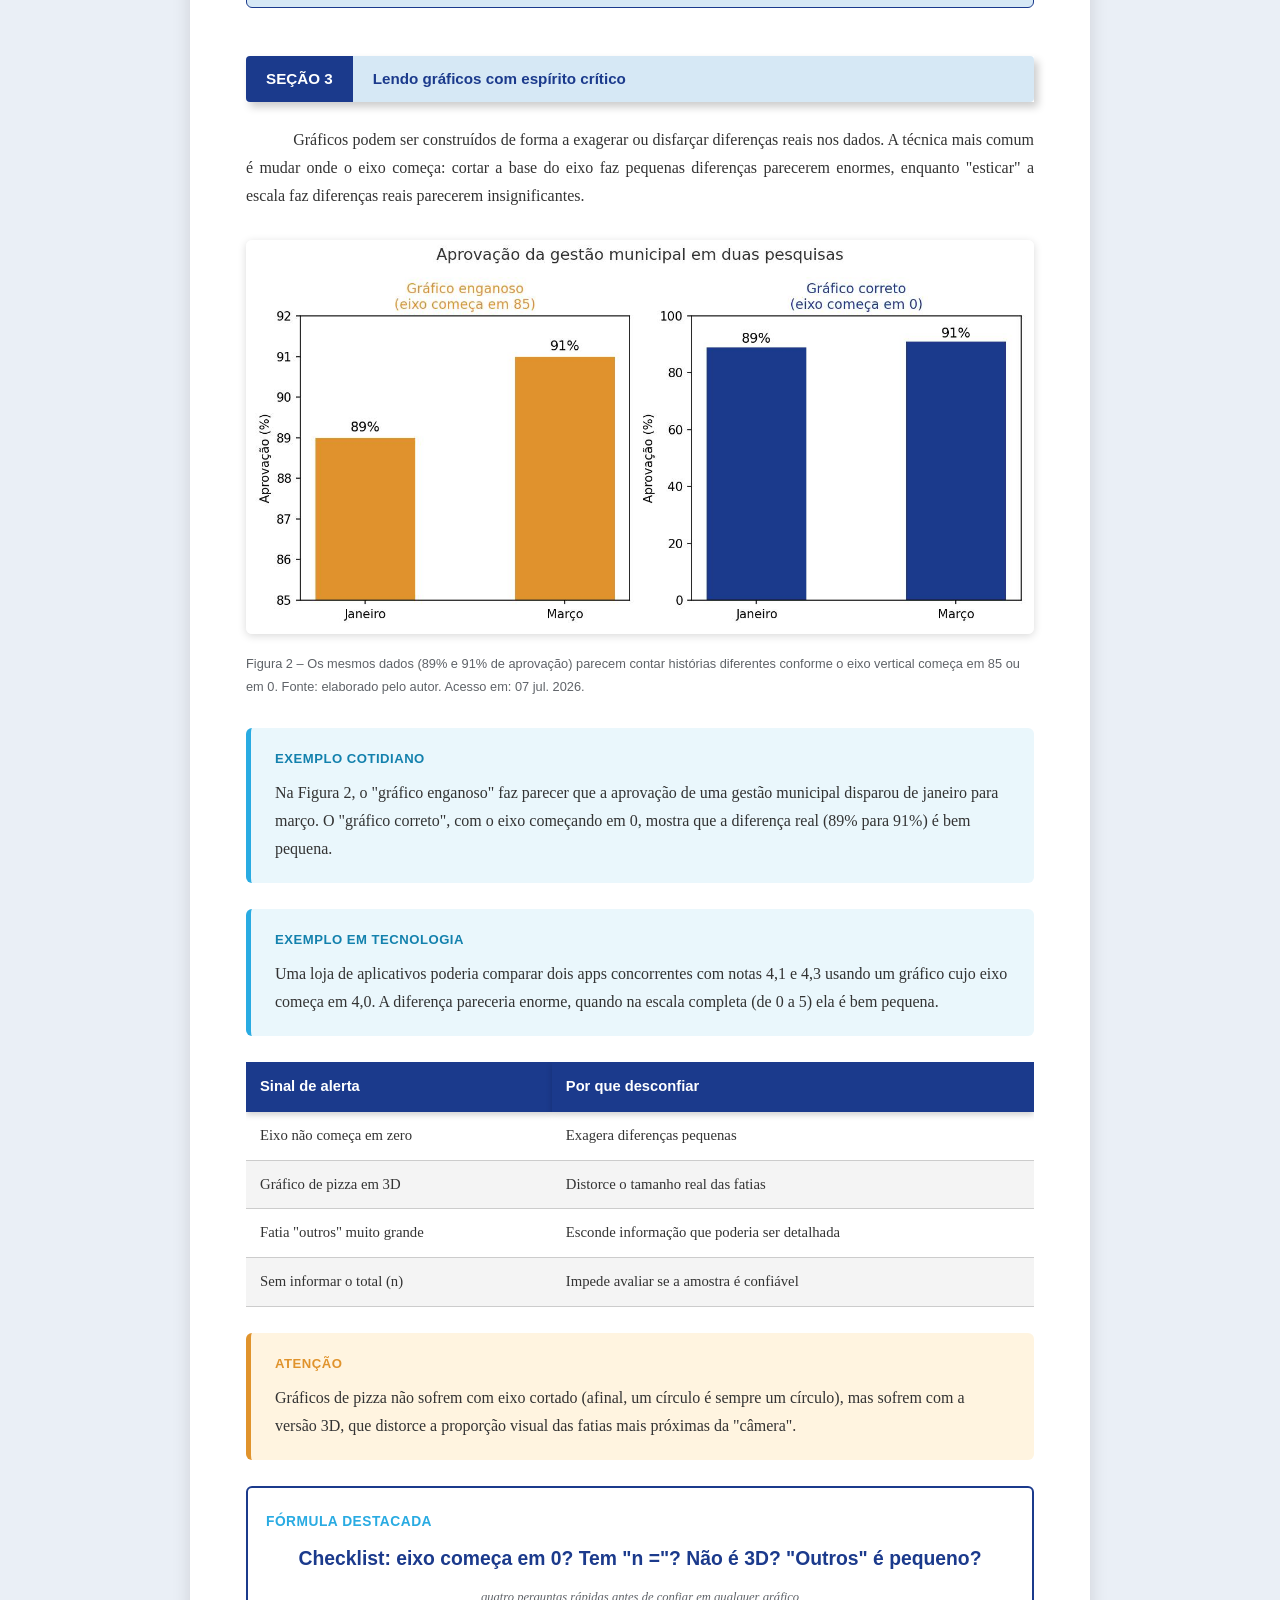
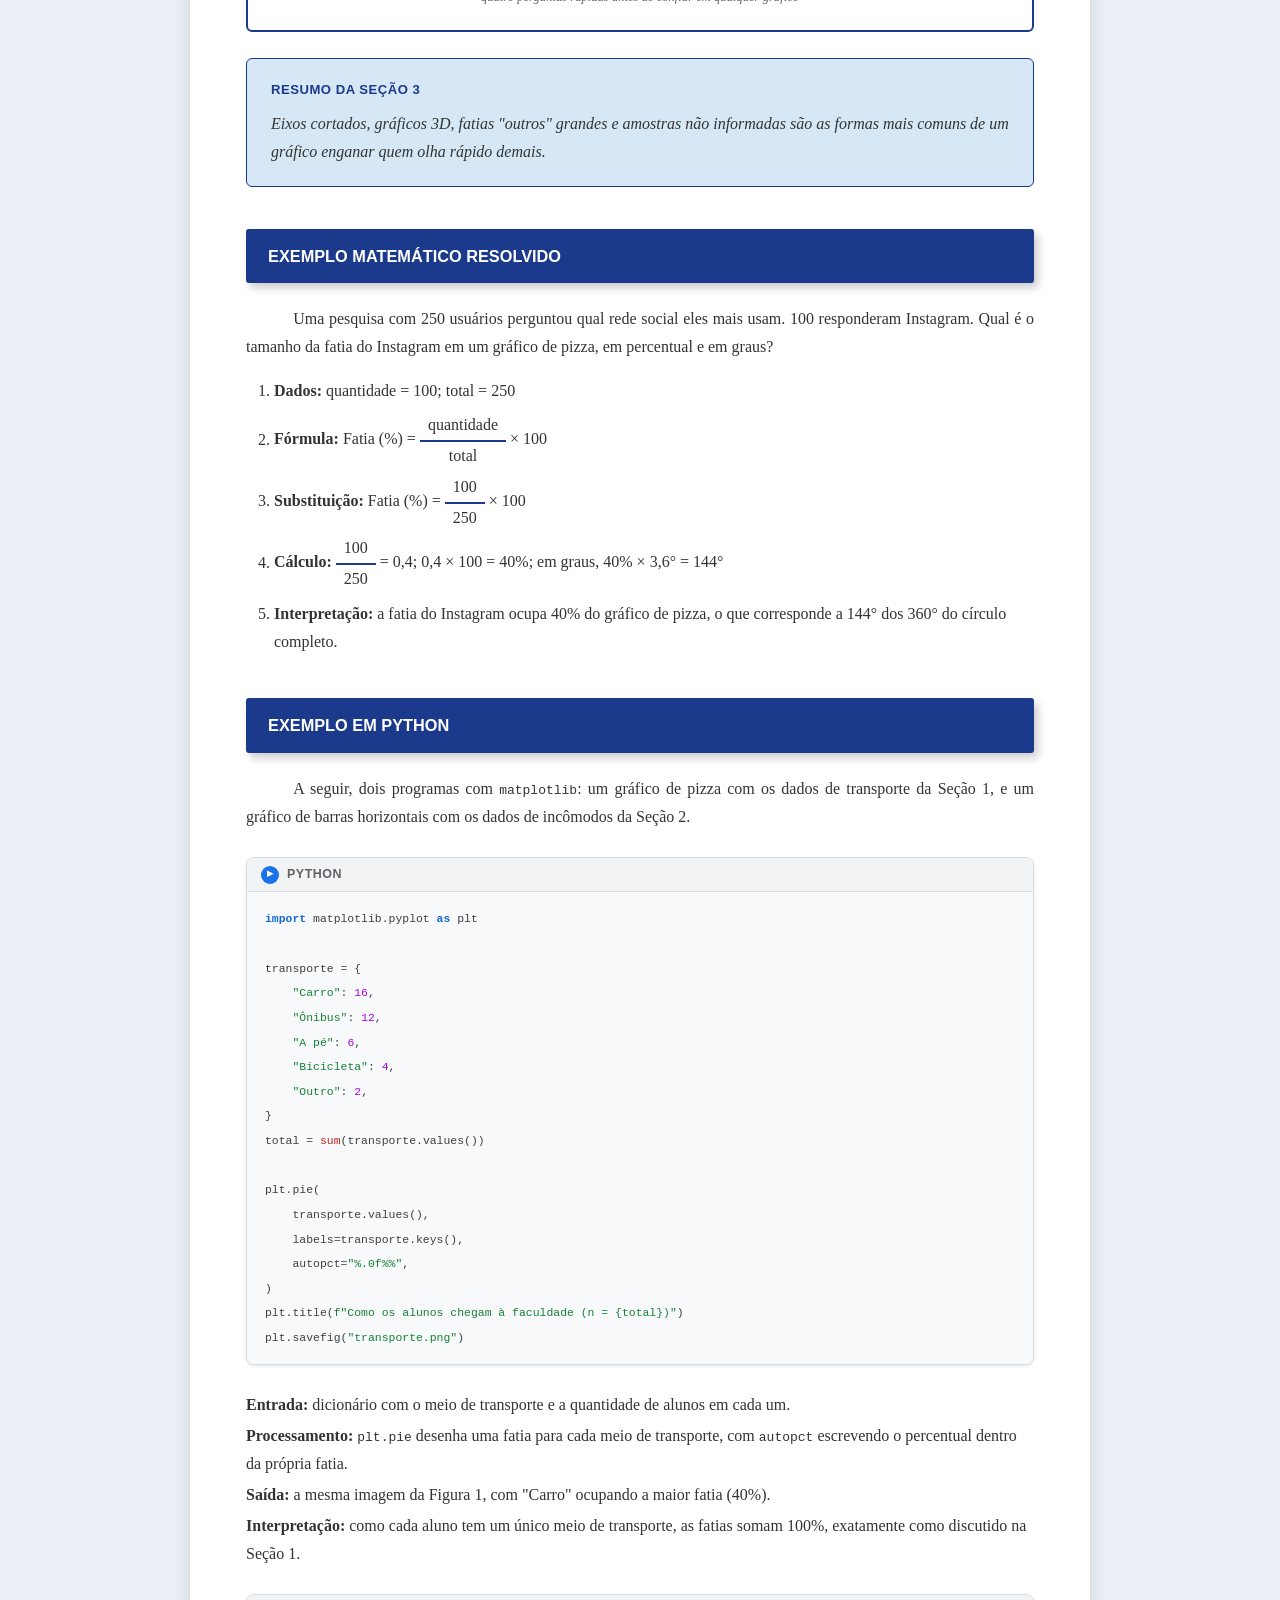
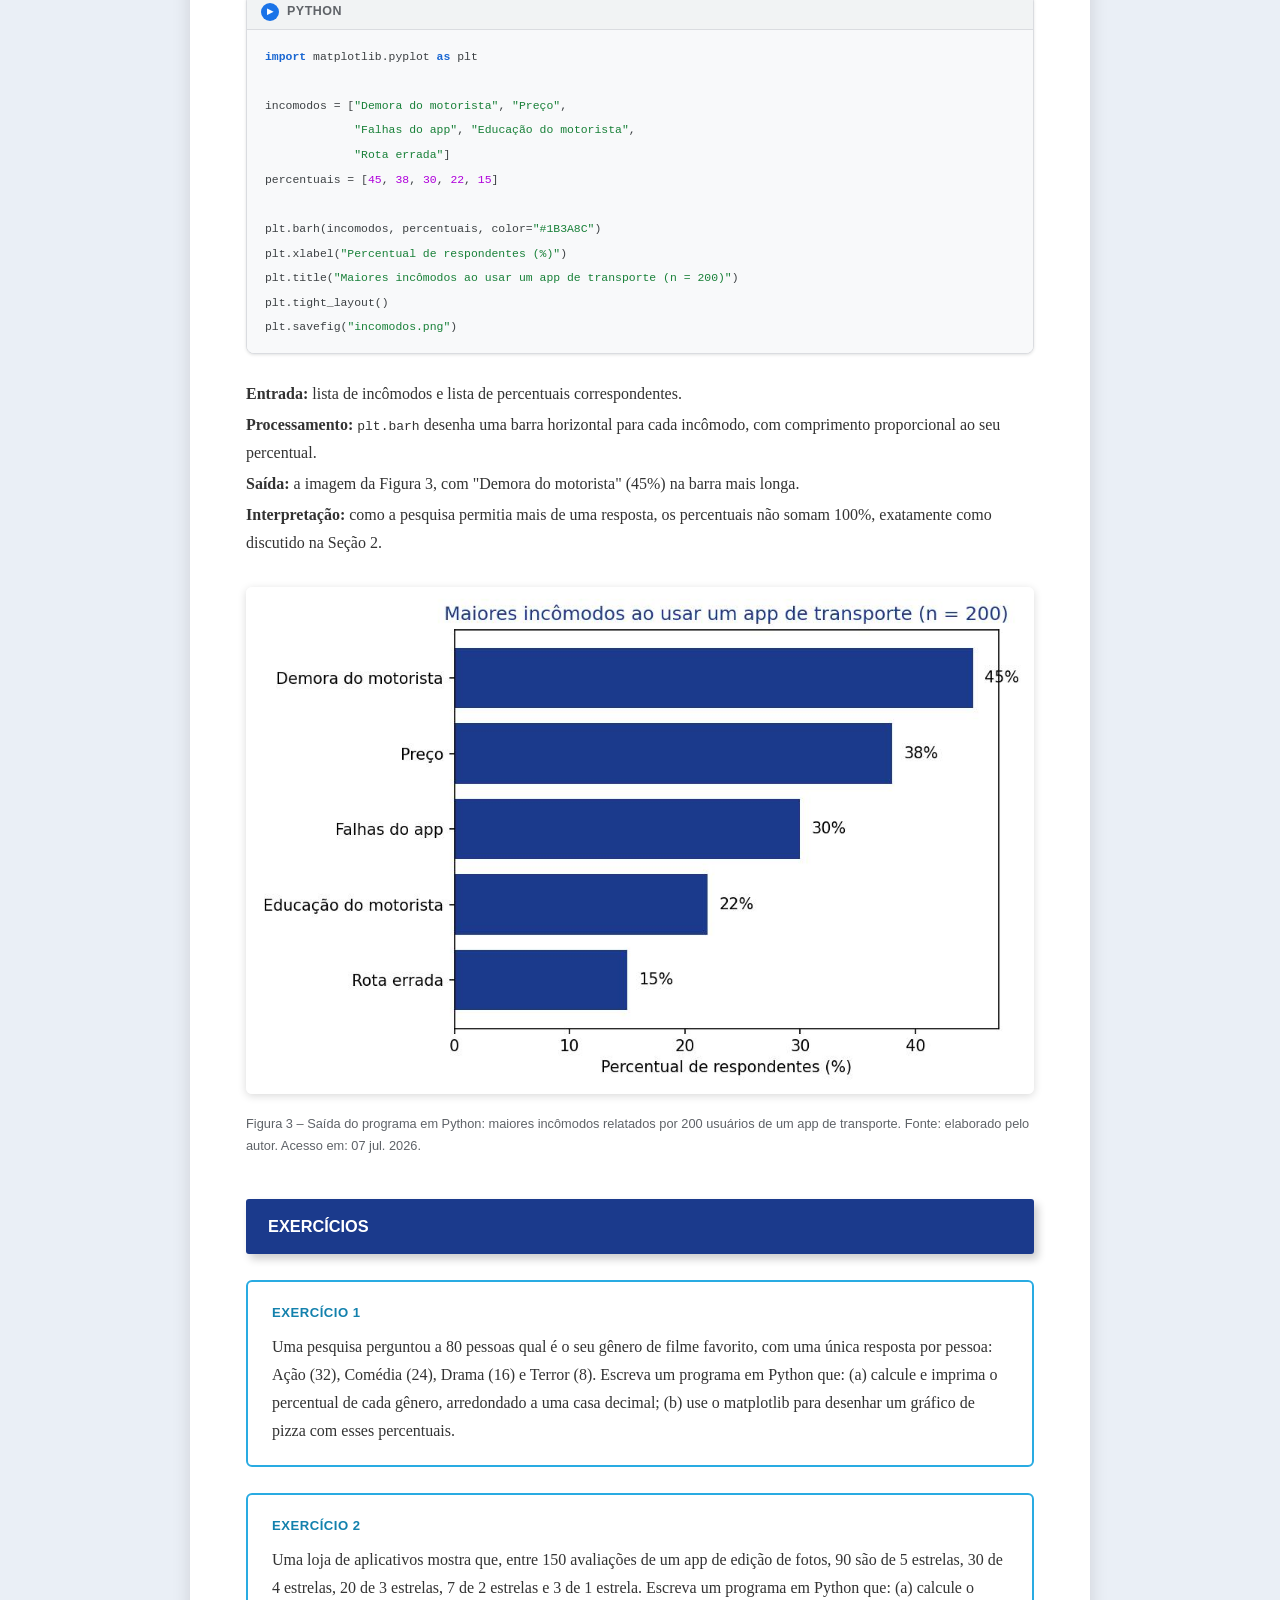
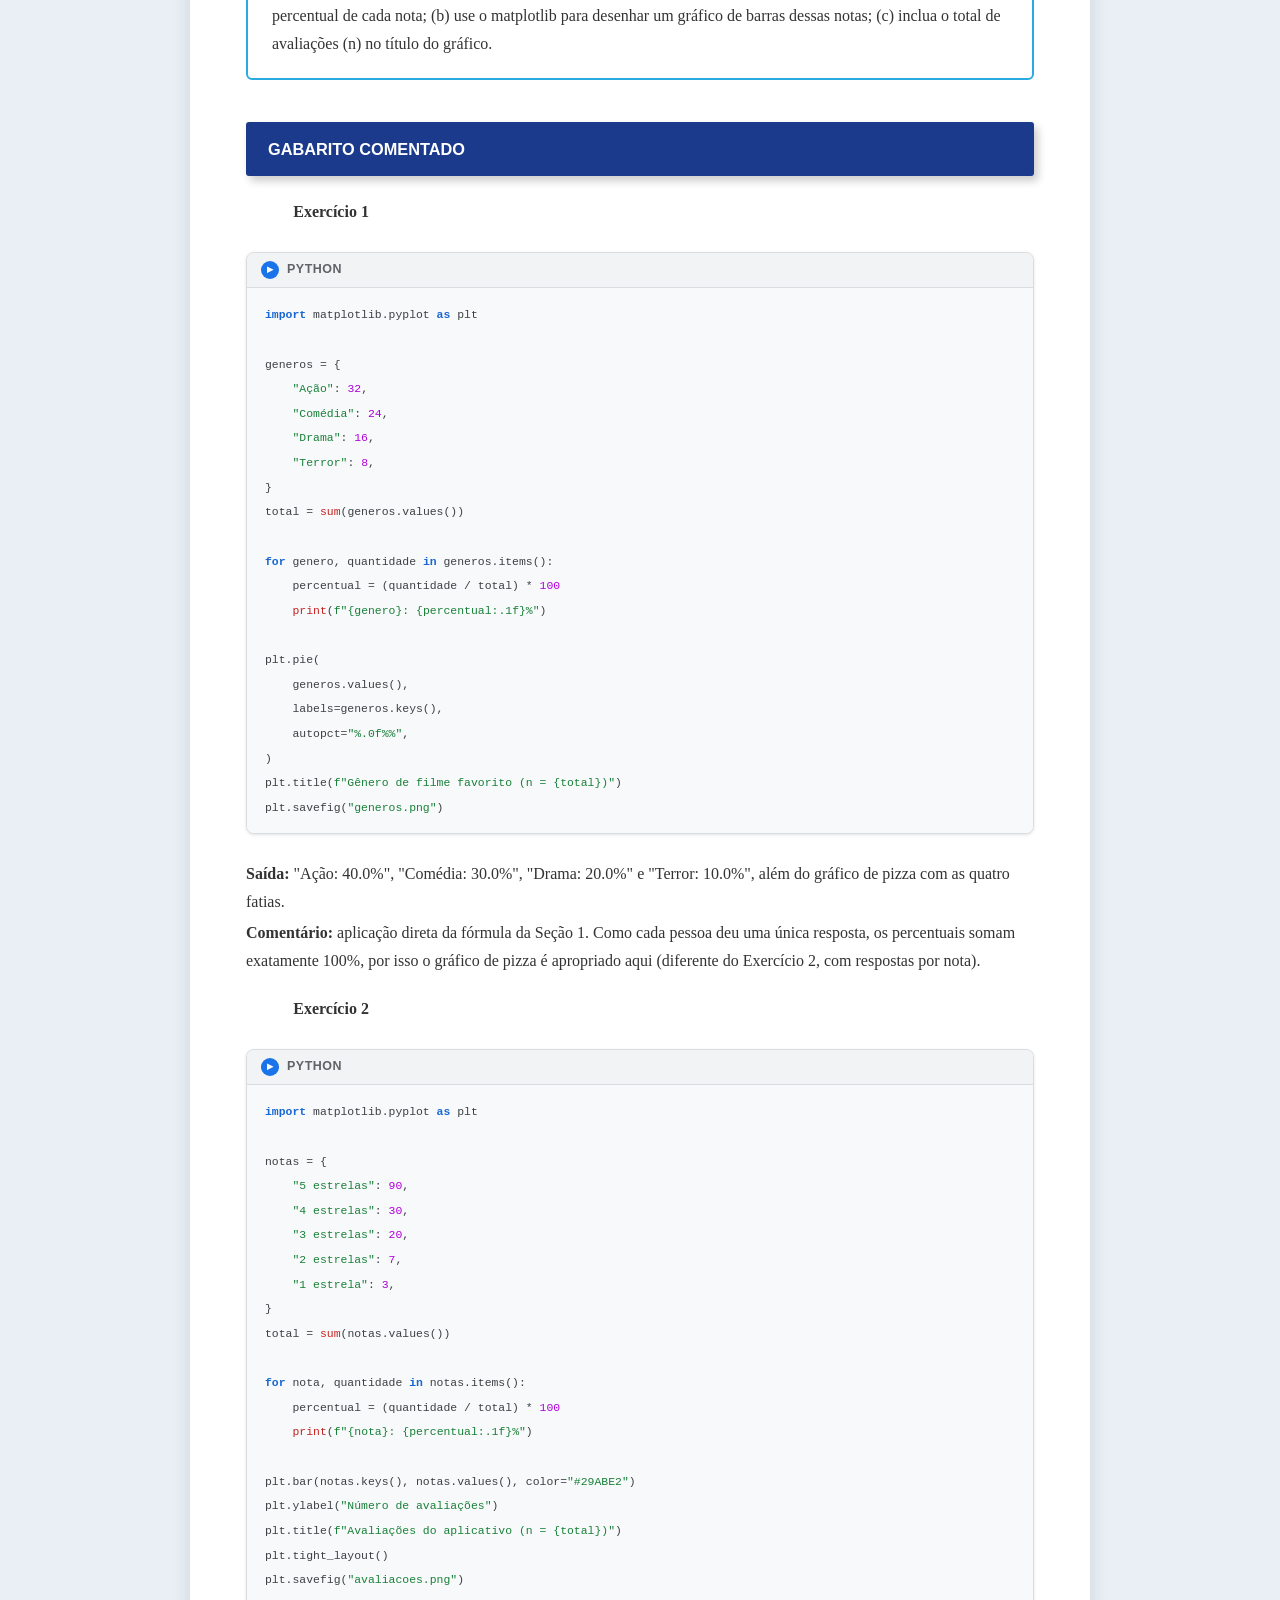
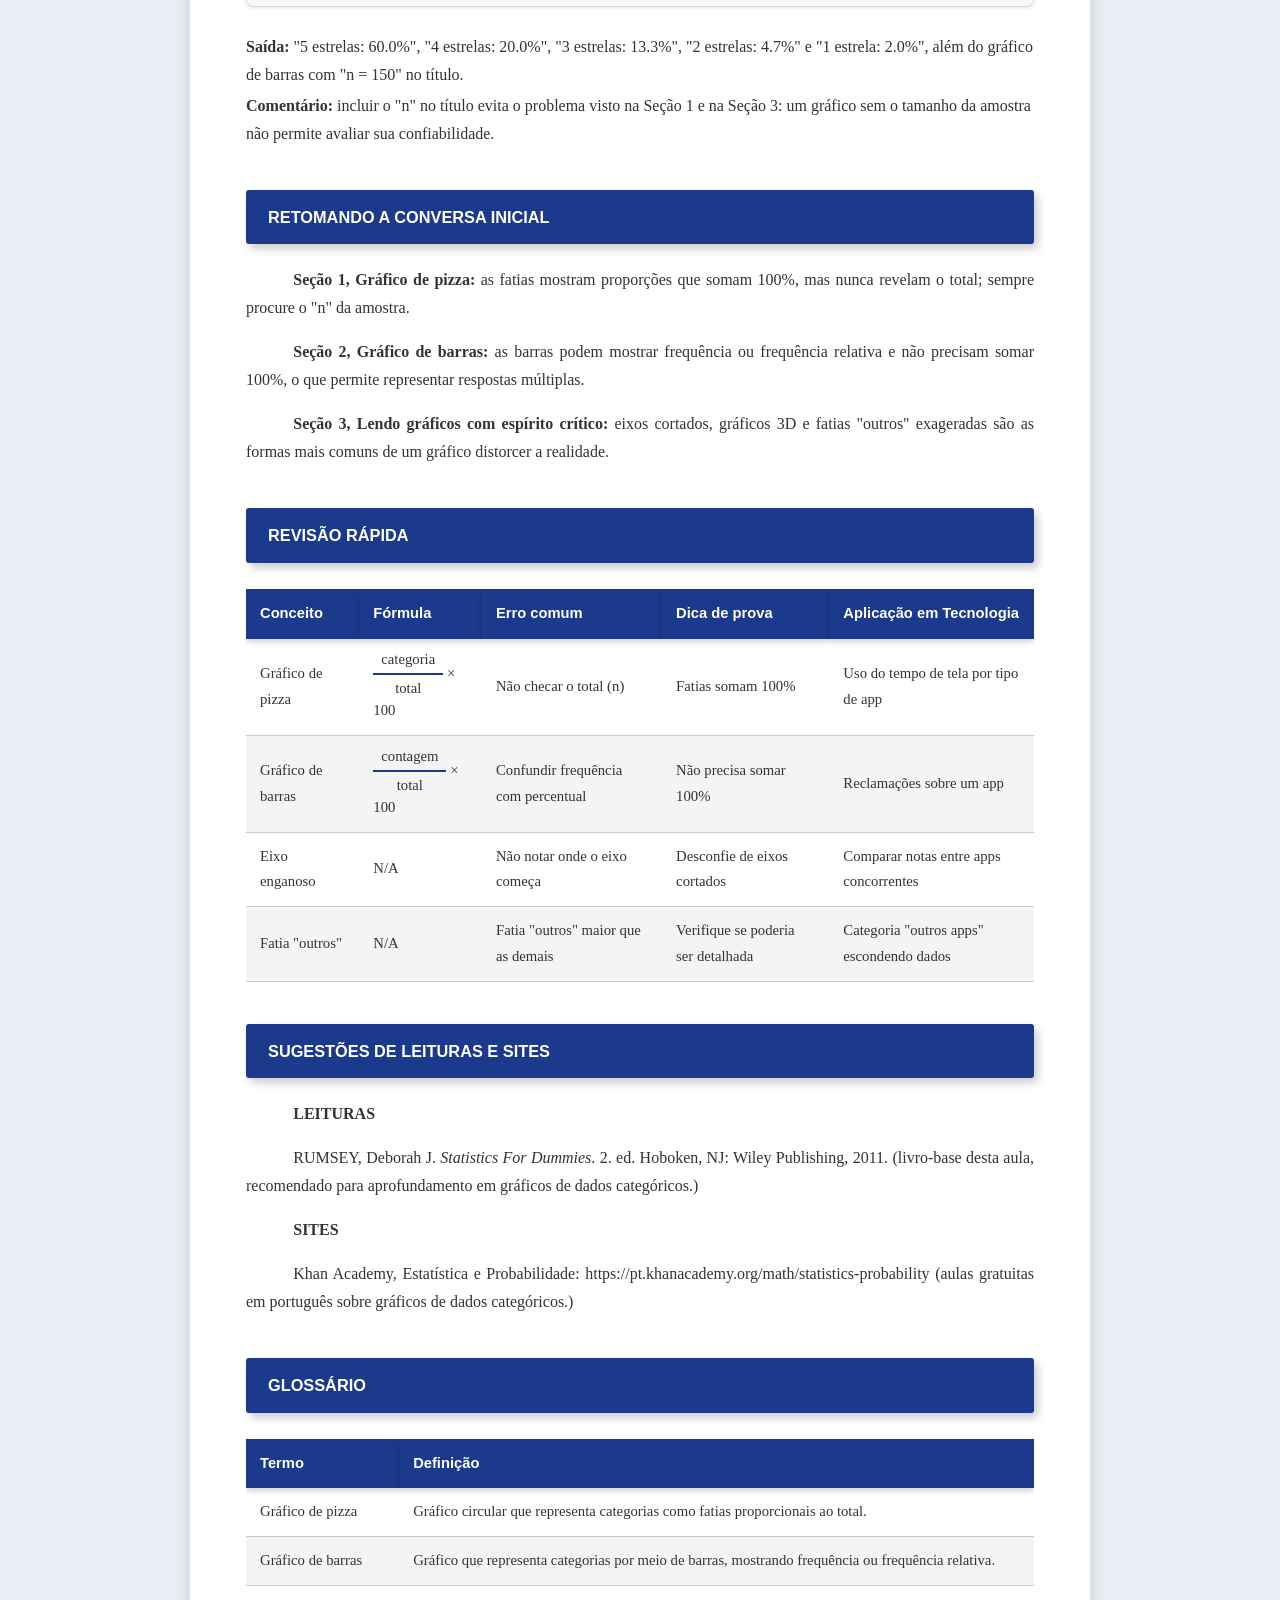
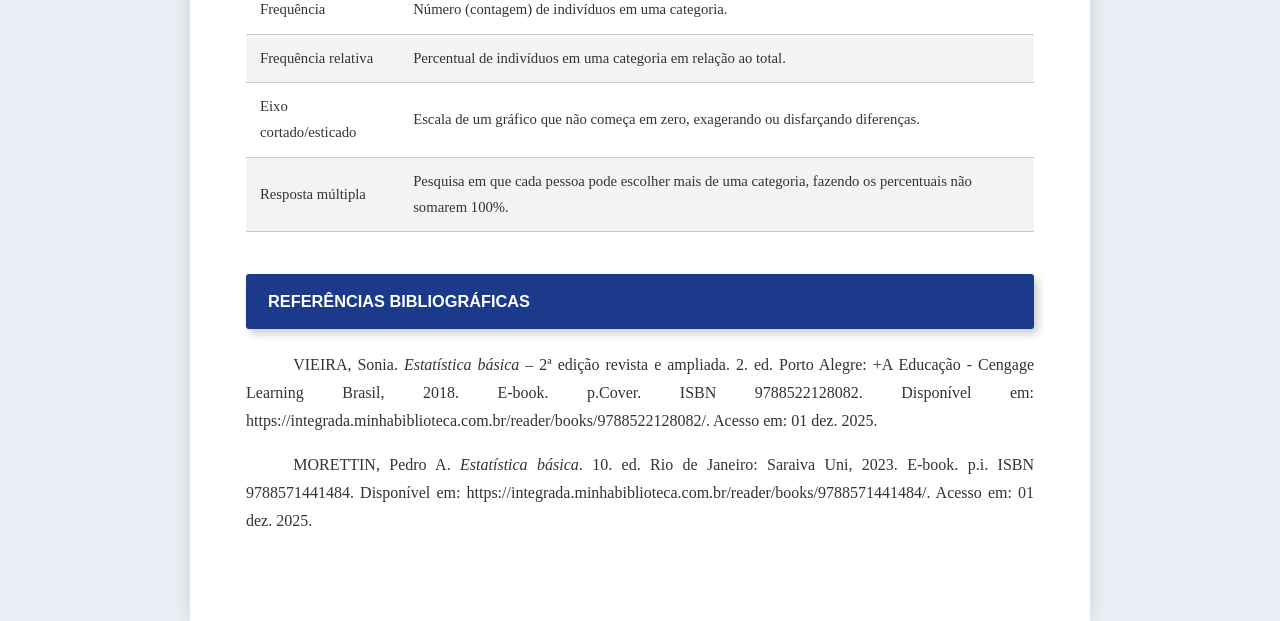
<file: Guia_Cap_4_Modelo.html>
<!DOCTYPE html>
<html lang="pt-BR">

<head>
  <meta charset="UTF-8">
  <meta name="viewport" content="width=device-width, initial-scale=1.0">
  <title>Guia de Estudos - Aula 4 - Probabilidade e Estatística (EAD)</title>
  <meta name="description"
    content="Guia de Estudos CEAD/UNIGRAN — Aula 4 da disciplina de Probabilidade e Estatística (EAD), com teoria, exemplos em Python e exercícios comentados.">
  <link rel="stylesheet" href="estilo.css">
</head>

<body>
  <a class="skip-link" href="#conteudo-principal">Pular para o conteúdo</a>
  <nav class="nav-capitulos" aria-label="Navegação entre aulas">
    <a href="index.html">Aula 01</a>
    <a href="Guia_Cap_2_Modelo.html">Aula 02</a>
    <a href="Guia_Cap_3_Modelo.html">Aula 03</a>
    <a href="Guia_Cap_4_Modelo.html" class="ativo" aria-current="page">Aula 04</a>
    <a href="Guia_Cap_5_Modelo.html">Aula 05</a>
    <a href="Guia_Cap_6_Modelo.html">Aula 06</a>
    <a href="Guia_Cap_7_Modelo.html">Aula 07</a>
    <a href="Guia_Cap_8_Modelo.html">Aula 08</a>
  </nav>
  <div class="container">

    <header class="cabecalho-textual">
      <div>
        CEAD/UNIGRAN · Guia de Estudos
        <span class="curso">PROBABILIDADE E ESTATÍSTICA (EAD)</span>
      </div>
      <img class="logo" src="imagens/logo-unigran.png" alt="Logo UNIGRAN CEAD">
    </header>
    <main id="conteudo-principal">

      <div class="pagina-abertura">
        <div class="capa-cabecalho">
          <div class="capa-numero"><span class="num">4</span><span class="ord-wrap"><span class="ord">a</span><span
                class="ord-linha"></span></span></div>
          <div class="capa-aula-fundo"><span>Aula</span></div>
          <svg class="curva-decorativa" viewBox="0 0 170 130" xmlns="http://www.w3.org/2000/svg" aria-hidden="true"
            focusable="false">
            <path d="M170,130 L170,20 C110,5 75,55 90,85 C102,110 55,130 0,120 L0,130 Z" fill="#29ABE2" />
            <path d="M170,130 L170,50 C130,40 105,75 118,95 C128,112 85,130 40,130 Z" fill="#1B3A8C" opacity="0.55" />
          </svg>
        </div>

        <h1 class="capa-titulo">Como ler gráficos de pizza e de barras?</h1>

        <p class="capa-intro">
          Já vimos como resumir dados com números (média, mediana, desvio
          padrão). Agora vamos resumir dados com imagens. Gráficos estão em
          toda parte, de reportagens a aplicativos, mas nem sempre são
          construídos (ou lidos) da forma correta. Nesta aula você vai
          aprender a ler e a construir os dois gráficos mais usados para
          dados categóricos: o gráfico de pizza e o gráfico de barras, e a
          desconfiar de gráficos que distorcem a realidade.
        </p>
        <div class="assinatura">Grande abraço, Prof. Andrey</div>
      </div>

      <h2 class="bloco-header">Objetivos de Aprendizagem</h2>
      <p>Ao término desta aula, vocês serão capazes de:</p>
      <ul>
        <li>Interpretar um gráfico de pizza e calcular o tamanho de uma fatia;</li>
        <li>Interpretar um gráfico de barras, distinguindo frequência de
          frequência relativa (percentual);</li>
        <li>Reconhecer situações em que um gráfico de pizza não deveria ser
          usado;</li>
        <li>Identificar técnicas comuns de gráficos enganosos, como eixos
          cortados ou esticados;</li>
        <li>Construir gráficos de pizza e de barras simples em Python a
          partir de dados categóricos.</li>
      </ul>

      <h2 class="bloco-header">Seções de Estudo</h2>
      <ol class="sumario-lista">
        <li class="sumario-item"><span class="sumario-aula">SEÇÃO 1</span> Gráfico de pizza: proporções em fatias</li>
        <li class="sumario-item"><span class="sumario-aula">SEÇÃO 2</span> Gráfico de barras: comparando categorias</li>
        <li class="sumario-item"><span class="sumario-aula">SEÇÃO 3</span> Lendo gráficos com espírito crítico</li>
      </ol>

      <!-- SEÇÃO 1 -->
      <div class="secao-titulo">
        <div class="secao-etiqueta">SEÇÃO 1</div>
        <h3 class="secao-nome">Gráfico de pizza: proporções em fatias</h3>
      </div>

      <p>
        O <strong>gráfico de pizza</strong> (ou gráfico de setores) mostra
        como um total se divide em categorias, representando cada uma como
        uma fatia de um círculo. Como cada indivíduo pertence a uma única
        categoria, a soma de todas as fatias deve fechar em 100% (a menos
        de um pequeno arredondamento).
      </p>

      <figure class="figura">
        <img src="imagens/secao1-pizza-transporte.jpg"
          alt="Gráfico de pizza mostrando como os alunos de uma turma chegam à faculdade" loading="lazy"
          decoding="async">
        <figcaption>Figura 1 – Gráfico de pizza com o meio de transporte
          usado por 40 alunos de uma turma para chegar à faculdade. Fonte:
          elaborado pelo autor. Acesso em: 07 jul. 2026.</figcaption>
      </figure>

      <div class="box box-exemplo">
        <span class="box-titulo">Exemplo cotidiano</span>
        Na Figura 1, a fatia "Carro" ocupa 40% do círculo porque 16 dos 40
        alunos (40%) vão de carro. Repare que o gráfico não diz quantos
        alunos existem ao todo; por isso é essencial informar o tamanho da
        amostra, indicado aqui como "n = 40".
      </div>

      <div class="box box-exemplo">
        <span class="box-titulo">Exemplo em Tecnologia</span>
        Um relatório de uso de tempo de tela pode mostrar que 35% do tempo
        em um smartphone vai para redes sociais, 25% para streaming de
        vídeo, 20% para jogos, 12% para mensagens e 8% para outros
        aplicativos. Sem saber o total de horas por dia, porém, não dá
        para saber se isso representa 1 hora ou 8 horas de uso.
      </div>

      <div class="tabela-wrapper">
        <table>
          <thead>
            <tr>
              <th scope="col">Meio de transporte</th>
              <th scope="col">Alunos</th>
              <th scope="col">Percentual</th>
            </tr>
          </thead>
          <tbody>
            <tr>
              <td>Carro</td>
              <td>16</td>
              <td>40%</td>
            </tr>
            <tr>
              <td>Ônibus</td>
              <td>12</td>
              <td>30%</td>
            </tr>
            <tr>
              <td>A pé</td>
              <td>6</td>
              <td>15%</td>
            </tr>
            <tr>
              <td>Bicicleta</td>
              <td>4</td>
              <td>10%</td>
            </tr>
            <tr>
              <td>Outro</td>
              <td>2</td>
              <td>5%</td>
            </tr>
          </tbody>
        </table>
      </div>

      <div class="box box-atencao">
        <span class="box-titulo">Atenção</span>
        Um gráfico de pizza só diz proporções, nunca o total. Sempre
        procure o tamanho da amostra (o "n") antes de confiar nas
        porcentagens mostradas.
      </div>

      <div class="box box-formula">
        <span class="box-titulo">Fórmula destacada</span>
        <div class="formula-math">
          <span>Fatia (%) =</span>
          <span class="fracao"><span class="num">quantidade da categoria</span><span class="den">total</span></span>
          <span>× 100</span>
        </div>
        <span class="nota-formula">o ângulo da fatia, em graus, é o percentual multiplicado por 3,6° (pois
          <span class="fracao"><span class="num">360°</span><span class="den">100%</span></span>
          = 3,6°)</span>
      </div>

      <div class="box box-resumo">
        <span class="box-titulo">Resumo da Seção 1</span>
        O gráfico de pizza mostra proporções (fatias que somam 100%), mas
        nunca revela o total. Sempre cheque o tamanho da amostra.
      </div>

      <!-- SEÇÃO 2 -->
      <div class="secao-titulo">
        <div class="secao-etiqueta">SEÇÃO 2</div>
        <h3 class="secao-nome">Gráfico de barras: comparando categorias</h3>
      </div>

      <p>
        O <strong>gráfico de barras</strong> também representa dados
        categóricos, mas usa o comprimento das barras em vez de fatias.
        Cada barra pode mostrar a <strong>frequência</strong> (a contagem
        de indivíduos na categoria) ou a <strong>frequência relativa</strong>
        (o percentual). Diferente do gráfico de pizza, as barras não
        precisam somar 100%, o que o torna ideal para pesquisas em que
        cada pessoa pode escolher mais de uma resposta.
      </p>

      <div class="box box-exemplo">
        <span class="box-titulo">Exemplo cotidiano</span>
        Uma clínica registrou o número de pacientes atendidos por
        especialidade em um mês: Clínico geral (120), Pediatria (80),
        Ortopedia (55) e Dermatologia (30). Um gráfico de barras compara
        facilmente essas quantidades lado a lado.
      </div>

      <div class="box box-exemplo">
        <span class="box-titulo">Exemplo em Tecnologia</span>
        Uma pesquisa com 200 usuários de um aplicativo de transporte
        perguntou quais são seus maiores incômodos, permitindo mais de uma
        resposta por pessoa. Por isso os percentuais (Figura 3, mais
        adiante) não somam 100%: um gráfico de pizza não conseguiria
        representar esses dados corretamente.
      </div>

      <div class="tabela-wrapper">
        <table>
          <thead>
            <tr>
              <th scope="col">O que a barra mostra</th>
              <th scope="col">O que significa</th>
            </tr>
          </thead>
          <tbody>
            <tr>
              <td>Frequência</td>
              <td>Número de indivíduos na categoria (contagem bruta)</td>
            </tr>
            <tr>
              <td>Frequência relativa</td>
              <td>Percentual de indivíduos na categoria</td>
            </tr>
          </tbody>
        </table>
      </div>

      <div class="box box-atencao">
        <span class="box-titulo">Atenção</span>
        Se as barras de um gráfico não somam 100%, isso não é erro: pode
        significar que a pesquisa permitia mais de uma resposta por
        pessoa. Verifique sempre o que está sendo somado.
      </div>

      <div class="box box-formula">
        <span class="box-titulo">Fórmula destacada</span>
        <div class="formula-math">
          <span>Frequência relativa (%) =</span>
          <span class="fracao"><span class="num">contagem da categoria</span><span class="den">total de
              respostas</span></span>
          <span>× 100</span>
        </div>
        <span class="nota-formula">se houver respostas múltiplas, o total de respostas pode ser maior que o número de
          pessoas</span>
      </div>

      <div class="box box-resumo">
        <span class="box-titulo">Resumo da Seção 2</span>
        Barras podem mostrar contagem (frequência) ou percentual
        (frequência relativa) e, ao contrário da pizza, não precisam somar
        100%, o que permite representar respostas múltiplas.
      </div>

      <!-- SEÇÃO 3 -->
      <div class="secao-titulo">
        <div class="secao-etiqueta">SEÇÃO 3</div>
        <h3 class="secao-nome">Lendo gráficos com espírito crítico</h3>
      </div>

      <p>
        Gráficos podem ser construídos de forma a exagerar ou disfarçar
        diferenças reais nos dados. A técnica mais comum é mudar onde o
        eixo começa: cortar a base do eixo faz pequenas diferenças
        parecerem enormes, enquanto "esticar" a escala faz diferenças reais
        parecerem insignificantes.
      </p>

      <figure class="figura">
        <img src="imagens/secao3-eixo-enganoso.jpg"
          alt="Comparação entre um gráfico de barras com eixo cortado e um gráfico com eixo começando em zero, para os mesmos dados"
          loading="lazy" decoding="async">
        <figcaption>Figura 2 – Os mesmos dados (89% e 91% de aprovação)
          parecem contar histórias diferentes conforme o eixo vertical
          começa em 85 ou em 0. Fonte: elaborado pelo autor. Acesso em: 07
          jul. 2026.</figcaption>
      </figure>

      <div class="box box-exemplo">
        <span class="box-titulo">Exemplo cotidiano</span>
        Na Figura 2, o "gráfico enganoso" faz parecer que a aprovação de
        uma gestão municipal disparou de janeiro para março. O "gráfico
        correto", com o eixo começando em 0, mostra que a diferença real
        (89% para 91%) é bem pequena.
      </div>

      <div class="box box-exemplo">
        <span class="box-titulo">Exemplo em Tecnologia</span>
        Uma loja de aplicativos poderia comparar dois apps concorrentes com
        notas 4,1 e 4,3 usando um gráfico cujo eixo começa em 4,0. A
        diferença pareceria enorme, quando na escala completa (de 0 a 5)
        ela é bem pequena.
      </div>

      <div class="tabela-wrapper">
        <table>
          <thead>
            <tr>
              <th scope="col">Sinal de alerta</th>
              <th scope="col">Por que desconfiar</th>
            </tr>
          </thead>
          <tbody>
            <tr>
              <td>Eixo não começa em zero</td>
              <td>Exagera diferenças pequenas</td>
            </tr>
            <tr>
              <td>Gráfico de pizza em 3D</td>
              <td>Distorce o tamanho real das fatias</td>
            </tr>
            <tr>
              <td>Fatia "outros" muito grande</td>
              <td>Esconde informação que poderia ser detalhada</td>
            </tr>
            <tr>
              <td>Sem informar o total (n)</td>
              <td>Impede avaliar se a amostra é confiável</td>
            </tr>
          </tbody>
        </table>
      </div>

      <div class="box box-atencao">
        <span class="box-titulo">Atenção</span>
        Gráficos de pizza não sofrem com eixo cortado (afinal, um círculo é
        sempre um círculo), mas sofrem com a versão 3D, que distorce a
        proporção visual das fatias mais próximas da "câmera".
      </div>

      <div class="box box-formula">
        <span class="box-titulo">Fórmula destacada</span>
        <div class="formula-math">
          <span>Checklist: eixo começa em 0? Tem "n ="? Não é 3D? "Outros" é pequeno?</span>
        </div>
        <span class="nota-formula">quatro perguntas rápidas antes de confiar em qualquer gráfico</span>
      </div>

      <div class="box box-resumo">
        <span class="box-titulo">Resumo da Seção 3</span>
        Eixos cortados, gráficos 3D, fatias "outros" grandes e amostras
        não informadas são as formas mais comuns de um gráfico enganar
        quem olha rápido demais.
      </div>

      <h2 class="bloco-header">Exemplo Matemático Resolvido</h2>
      <p>
        Uma pesquisa com 250 usuários perguntou qual rede social eles mais
        usam. 100 responderam Instagram. Qual é o tamanho da fatia do
        Instagram em um gráfico de pizza, em percentual e em graus?
      </p>
      <ol>
        <li><strong>Dados:</strong> quantidade = 100; total = 250</li>
        <li><strong>Fórmula:</strong> Fatia (%) =
          <span class="fracao"><span class="num">quantidade</span><span class="den">total</span></span>
          × 100
        </li>
        <li><strong>Substituição:</strong> Fatia (%) =
          <span class="fracao"><span class="num">100</span><span class="den">250</span></span>
          × 100
        </li>
        <li><strong>Cálculo:</strong>
          <span class="fracao"><span class="num">100</span><span class="den">250</span></span>
          = 0,4; 0,4 × 100 = 40%; em graus, 40% × 3,6° = 144°
        </li>
        <li><strong>Interpretação:</strong> a fatia do Instagram ocupa 40%
          do gráfico de pizza, o que corresponde a 144° dos 360° do
          círculo completo.</li>
      </ol>

      <h2 class="bloco-header">Exemplo em Python</h2>
      <p>
        A seguir, dois programas com <code>matplotlib</code>: um gráfico de
        pizza com os dados de transporte da Seção 1, e um gráfico de barras
        horizontais com os dados de incômodos da Seção 2.
      </p>
      <div class="box box-python">
        <div class="codigo-cabecalho"><span class="botao-play" aria-hidden="true">&#9654;</span>Python</div>
        <pre><code class="language-python"><span class="cm-kw">import</span> matplotlib.pyplot <span class="cm-kw">as</span> plt

transporte = {
    <span class="cm-str">"Carro"</span>: <span class="cm-num">16</span>,
    <span class="cm-str">"Ônibus"</span>: <span class="cm-num">12</span>,
    <span class="cm-str">"A pé"</span>: <span class="cm-num">6</span>,
    <span class="cm-str">"Bicicleta"</span>: <span class="cm-num">4</span>,
    <span class="cm-str">"Outro"</span>: <span class="cm-num">2</span>,
}
total = <span class="cm-bi">sum</span>(transporte.values())

plt.pie(
    transporte.values(),
    labels=transporte.keys(),
    autopct=<span class="cm-str">"%.0f%%"</span>,
)
plt.title(<span class="cm-str">f"Como os alunos chegam à faculdade (n = {total})"</span>)
plt.savefig(<span class="cm-str">"transporte.png"</span>)
</code></pre>
      </div>
      <div class="explicacao-codigo">
        <p><strong>Entrada:</strong> dicionário com o meio de transporte e a
          quantidade de alunos em cada um.</p>
        <p><strong>Processamento:</strong> <code>plt.pie</code> desenha uma
          fatia para cada meio de transporte, com <code>autopct</code>
          escrevendo o percentual dentro da própria fatia.</p>
        <p><strong>Saída:</strong> a mesma imagem da Figura 1, com "Carro"
          ocupando a maior fatia (40%).</p>
        <p><strong>Interpretação:</strong> como cada aluno tem um único meio
          de transporte, as fatias somam 100%, exatamente como discutido na
          Seção 1.</p>
      </div>

      <div class="box box-python">
        <div class="codigo-cabecalho"><span class="botao-play" aria-hidden="true">&#9654;</span>Python</div>
        <pre><code class="language-python"><span class="cm-kw">import</span> matplotlib.pyplot <span class="cm-kw">as</span> plt

incomodos = [<span class="cm-str">"Demora do motorista"</span>, <span class="cm-str">"Preço"</span>,
             <span class="cm-str">"Falhas do app"</span>, <span class="cm-str">"Educação do motorista"</span>,
             <span class="cm-str">"Rota errada"</span>]
percentuais = [<span class="cm-num">45</span>, <span class="cm-num">38</span>, <span class="cm-num">30</span>, <span class="cm-num">22</span>, <span class="cm-num">15</span>]

plt.barh(incomodos, percentuais, color=<span class="cm-str">"#1B3A8C"</span>)
plt.xlabel(<span class="cm-str">"Percentual de respondentes (%)"</span>)
plt.title(<span class="cm-str">"Maiores incômodos ao usar um app de transporte (n = 200)"</span>)
plt.tight_layout()
plt.savefig(<span class="cm-str">"incomodos.png"</span>)
</code></pre>
      </div>
      <div class="explicacao-codigo">
        <p><strong>Entrada:</strong> lista de incômodos e lista de percentuais correspondentes.</p>
        <p><strong>Processamento:</strong> <code>plt.barh</code> desenha
          uma barra horizontal para cada incômodo, com comprimento
          proporcional ao seu percentual.</p>
        <p><strong>Saída:</strong> a imagem da Figura 3, com "Demora do
          motorista" (45%) na barra mais longa.</p>
        <p><strong>Interpretação:</strong> como a pesquisa permitia mais de
          uma resposta, os percentuais não somam 100%, exatamente como
          discutido na Seção 2.</p>
      </div>

      <figure class="figura">
        <img src="imagens/python-incomodos-app.jpg"
          alt="Gráfico de barras horizontais com os maiores incômodos ao usar um app de transporte">
        <figcaption>Figura 3 – Saída do programa em Python: maiores
          incômodos relatados por 200 usuários de um app de transporte.
          Fonte: elaborado pelo autor. Acesso em: 07 jul. 2026.</figcaption>
      </figure>

      <h2 class="bloco-header">Exercícios</h2>

      <div class="box box-exercicio">
        <span class="box-titulo">Exercício 1</span>
        Uma pesquisa perguntou a 80 pessoas qual é o seu gênero de filme
        favorito, com uma única resposta por pessoa: Ação (32), Comédia
        (24), Drama (16) e Terror (8). Escreva um programa em Python que:
        (a) calcule e imprima o percentual de cada gênero, arredondado a
        uma casa decimal; (b) use o matplotlib para desenhar um gráfico de
        pizza com esses percentuais.
      </div>

      <div class="box box-exercicio">
        <span class="box-titulo">Exercício 2</span>
        Uma loja de aplicativos mostra que, entre 150 avaliações de um app
        de edição de fotos, 90 são de 5 estrelas, 30 de 4 estrelas, 20 de 3
        estrelas, 7 de 2 estrelas e 3 de 1 estrela. Escreva um programa em
        Python que: (a) calcule o percentual de cada nota; (b) use o
        matplotlib para desenhar um gráfico de barras dessas notas; (c)
        inclua o total de avaliações (n) no título do gráfico.
      </div>

      <h2 class="bloco-header">Gabarito Comentado</h2>

      <p><strong>Exercício 1</strong></p>
      <div class="box box-python">
        <div class="codigo-cabecalho"><span class="botao-play" aria-hidden="true">&#9654;</span>Python</div>
        <pre><code class="language-python"><span class="cm-kw">import</span> matplotlib.pyplot <span class="cm-kw">as</span> plt

generos = {
    <span class="cm-str">"Ação"</span>: <span class="cm-num">32</span>,
    <span class="cm-str">"Comédia"</span>: <span class="cm-num">24</span>,
    <span class="cm-str">"Drama"</span>: <span class="cm-num">16</span>,
    <span class="cm-str">"Terror"</span>: <span class="cm-num">8</span>,
}
total = <span class="cm-bi">sum</span>(generos.values())

<span class="cm-kw">for</span> genero, quantidade <span class="cm-kw">in</span> generos.items():
    percentual = (quantidade / total) * <span class="cm-num">100</span>
    <span class="cm-bi">print</span>(<span class="cm-str">f"{genero}: {percentual:.1f}%"</span>)

plt.pie(
    generos.values(),
    labels=generos.keys(),
    autopct=<span class="cm-str">"%.0f%%"</span>,
)
plt.title(<span class="cm-str">f"Gênero de filme favorito (n = {total})"</span>)
plt.savefig(<span class="cm-str">"generos.png"</span>)
</code></pre>
      </div>
      <div class="explicacao-codigo">
        <p><strong>Saída:</strong> "Ação: 40.0%", "Comédia: 30.0%", "Drama: 20.0%" e "Terror: 10.0%", além
          do gráfico de pizza com as quatro fatias.</p>
        <p><strong>Comentário:</strong> aplicação direta da fórmula da
          Seção 1. Como cada pessoa deu uma única resposta, os percentuais
          somam exatamente 100%, por isso o gráfico de pizza é apropriado
          aqui (diferente do Exercício 2, com respostas por nota).</p>
      </div>

      <p><strong>Exercício 2</strong></p>
      <div class="box box-python">
        <div class="codigo-cabecalho"><span class="botao-play" aria-hidden="true">&#9654;</span>Python</div>
        <pre><code class="language-python"><span class="cm-kw">import</span> matplotlib.pyplot <span class="cm-kw">as</span> plt

notas = {
    <span class="cm-str">"5 estrelas"</span>: <span class="cm-num">90</span>,
    <span class="cm-str">"4 estrelas"</span>: <span class="cm-num">30</span>,
    <span class="cm-str">"3 estrelas"</span>: <span class="cm-num">20</span>,
    <span class="cm-str">"2 estrelas"</span>: <span class="cm-num">7</span>,
    <span class="cm-str">"1 estrela"</span>: <span class="cm-num">3</span>,
}
total = <span class="cm-bi">sum</span>(notas.values())

<span class="cm-kw">for</span> nota, quantidade <span class="cm-kw">in</span> notas.items():
    percentual = (quantidade / total) * <span class="cm-num">100</span>
    <span class="cm-bi">print</span>(<span class="cm-str">f"{nota}: {percentual:.1f}%"</span>)

plt.bar(notas.keys(), notas.values(), color=<span class="cm-str">"#29ABE2"</span>)
plt.ylabel(<span class="cm-str">"Número de avaliações"</span>)
plt.title(<span class="cm-str">f"Avaliações do aplicativo (n = {total})"</span>)
plt.tight_layout()
plt.savefig(<span class="cm-str">"avaliacoes.png"</span>)
</code></pre>
      </div>
      <div class="explicacao-codigo">
        <p><strong>Saída:</strong> "5 estrelas: 60.0%", "4 estrelas: 20.0%",
          "3 estrelas: 13.3%", "2 estrelas: 4.7%" e "1 estrela: 2.0%", além
          do gráfico de barras com "n = 150" no título.</p>
        <p><strong>Comentário:</strong> incluir o "n" no título evita o
          problema visto na Seção 1 e na Seção 3: um gráfico sem o tamanho
          da amostra não permite avaliar sua confiabilidade.</p>
      </div>

      <h2 class="bloco-header">Retomando a Conversa Inicial</h2>

      <p><strong>Seção 1, Gráfico de pizza:</strong> as fatias mostram
        proporções que somam 100%, mas nunca revelam o total; sempre procure
        o "n" da amostra.</p>

      <p><strong>Seção 2, Gráfico de barras:</strong> as barras podem
        mostrar frequência ou frequência relativa e não precisam somar
        100%, o que permite representar respostas múltiplas.</p>

      <p><strong>Seção 3, Lendo gráficos com espírito crítico:</strong>
        eixos cortados, gráficos 3D e fatias "outros" exageradas são as
        formas mais comuns de um gráfico distorcer a realidade.</p>

      <h2 class="bloco-header">Revisão Rápida</h2>
      <div class="tabela-wrapper">
        <table>
          <thead>
            <tr>
              <th scope="col">Conceito</th>
              <th scope="col">Fórmula</th>
              <th scope="col">Erro comum</th>
              <th scope="col">Dica de prova</th>
              <th scope="col">Aplicação em Tecnologia</th>
            </tr>
          </thead>
          <tbody>
            <tr>
              <td>Gráfico de pizza</td>
              <td><span class="fracao"><span class="num">categoria</span><span class="den">total</span></span> × 100
              </td>
              <td>Não checar o total (n)</td>
              <td>Fatias somam 100%</td>
              <td>Uso do tempo de tela por tipo de app</td>
            </tr>
            <tr>
              <td>Gráfico de barras</td>
              <td><span class="fracao"><span class="num">contagem</span><span class="den">total</span></span> × 100</td>
              <td>Confundir frequência com percentual</td>
              <td>Não precisa somar 100%</td>
              <td>Reclamações sobre um app</td>
            </tr>
            <tr>
              <td>Eixo enganoso</td>
              <td>N/A</td>
              <td>Não notar onde o eixo começa</td>
              <td>Desconfie de eixos cortados</td>
              <td>Comparar notas entre apps concorrentes</td>
            </tr>
            <tr>
              <td>Fatia "outros"</td>
              <td>N/A</td>
              <td>Fatia "outros" maior que as demais</td>
              <td>Verifique se poderia ser detalhada</td>
              <td>Categoria "outros apps" escondendo dados</td>
            </tr>
          </tbody>
        </table>
      </div>

      <h2 class="bloco-header">Sugestões de Leituras e Sites</h2>
      <p><strong>LEITURAS</strong></p>
      <p>RUMSEY, Deborah J. <em>Statistics For Dummies</em>. 2. ed. Hoboken,
        NJ: Wiley Publishing, 2011. (livro-base desta aula, recomendado para
        aprofundamento em gráficos de dados categóricos.)</p>
      <p><strong>SITES</strong></p>
      <p>Khan Academy, Estatística e Probabilidade:
        https://pt.khanacademy.org/math/statistics-probability (aulas
        gratuitas em português sobre gráficos de dados categóricos.)</p>

      <h2 class="bloco-header">Glossário</h2>
      <div class="tabela-wrapper">
        <table>
          <thead>
            <tr>
              <th scope="col">Termo</th>
              <th scope="col">Definição</th>
            </tr>
          </thead>
          <tbody>
            <tr>
              <td>Gráfico de pizza</td>
              <td>Gráfico circular que representa categorias como fatias proporcionais ao total.</td>
            </tr>
            <tr>
              <td>Gráfico de barras</td>
              <td>Gráfico que representa categorias por meio de barras, mostrando frequência ou frequência relativa.
              </td>
            </tr>
            <tr>
              <td>Frequência</td>
              <td>Número (contagem) de indivíduos em uma categoria.</td>
            </tr>
            <tr>
              <td>Frequência relativa</td>
              <td>Percentual de indivíduos em uma categoria em relação ao total.</td>
            </tr>
            <tr>
              <td>Eixo cortado/esticado</td>
              <td>Escala de um gráfico que não começa em zero, exagerando ou disfarçando diferenças.</td>
            </tr>
            <tr>
              <td>Resposta múltipla</td>
              <td>Pesquisa em que cada pessoa pode escolher mais de uma categoria, fazendo os percentuais não somarem
                100%.</td>
            </tr>
          </tbody>
        </table>
      </div>

      <h2 class="bloco-header">Referências Bibliográficas</h2>
      <p>VIEIRA, Sonia. <em>Estatística básica</em> – 2ª edição revista e
        ampliada. 2. ed. Porto Alegre: +A Educação - Cengage Learning Brasil,
        2018. E-book. p.Cover. ISBN 9788522128082. Disponível em:
        https://integrada.minhabiblioteca.com.br/reader/books/9788522128082/.
        Acesso em: 01 dez. 2025.</p>
      <p>MORETTIN, Pedro A. <em>Estatística básica</em>. 10. ed. Rio de
        Janeiro: Saraiva Uni, 2023. E-book. p.i. ISBN 9788571441484.
        Disponível em:
        https://integrada.minhabiblioteca.com.br/reader/books/9788571441484/.
        Acesso em: 01 dez. 2025.</p>

    </main>
  </div>
</body>

</html>
</file>
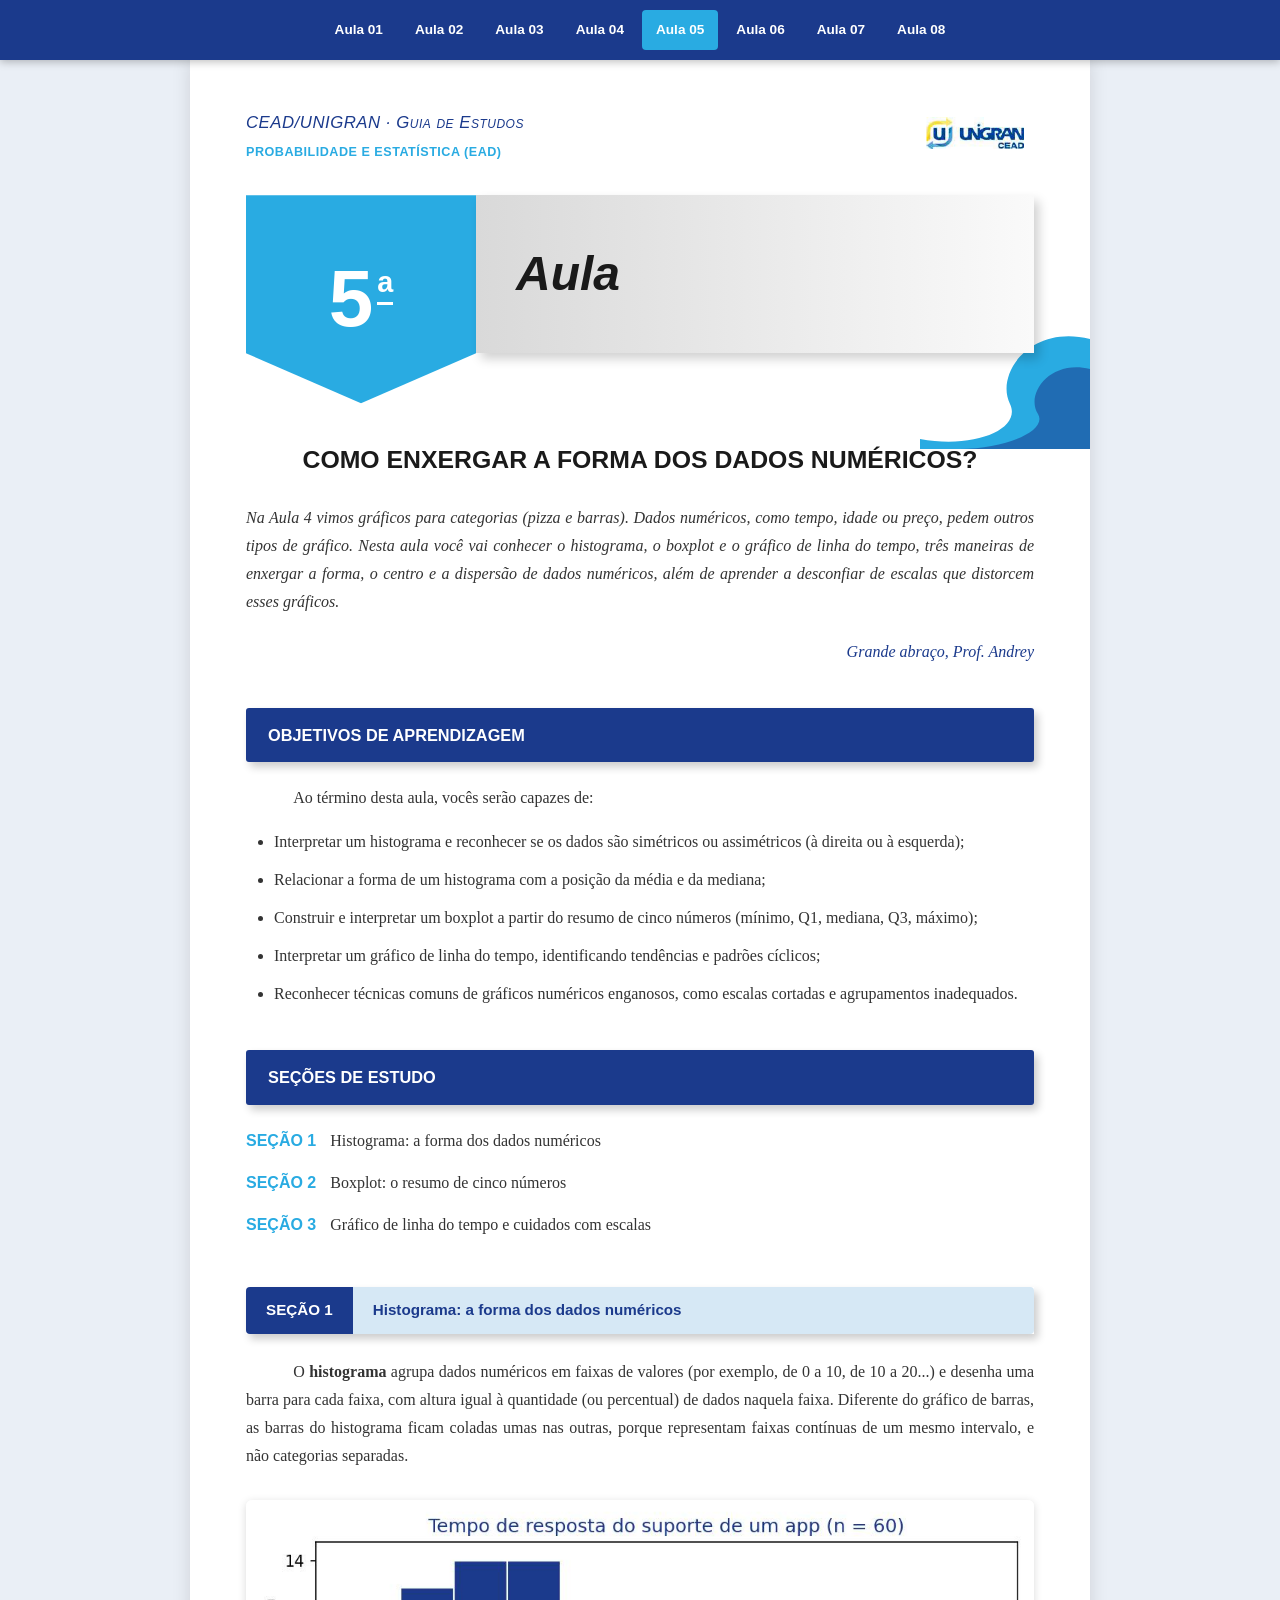
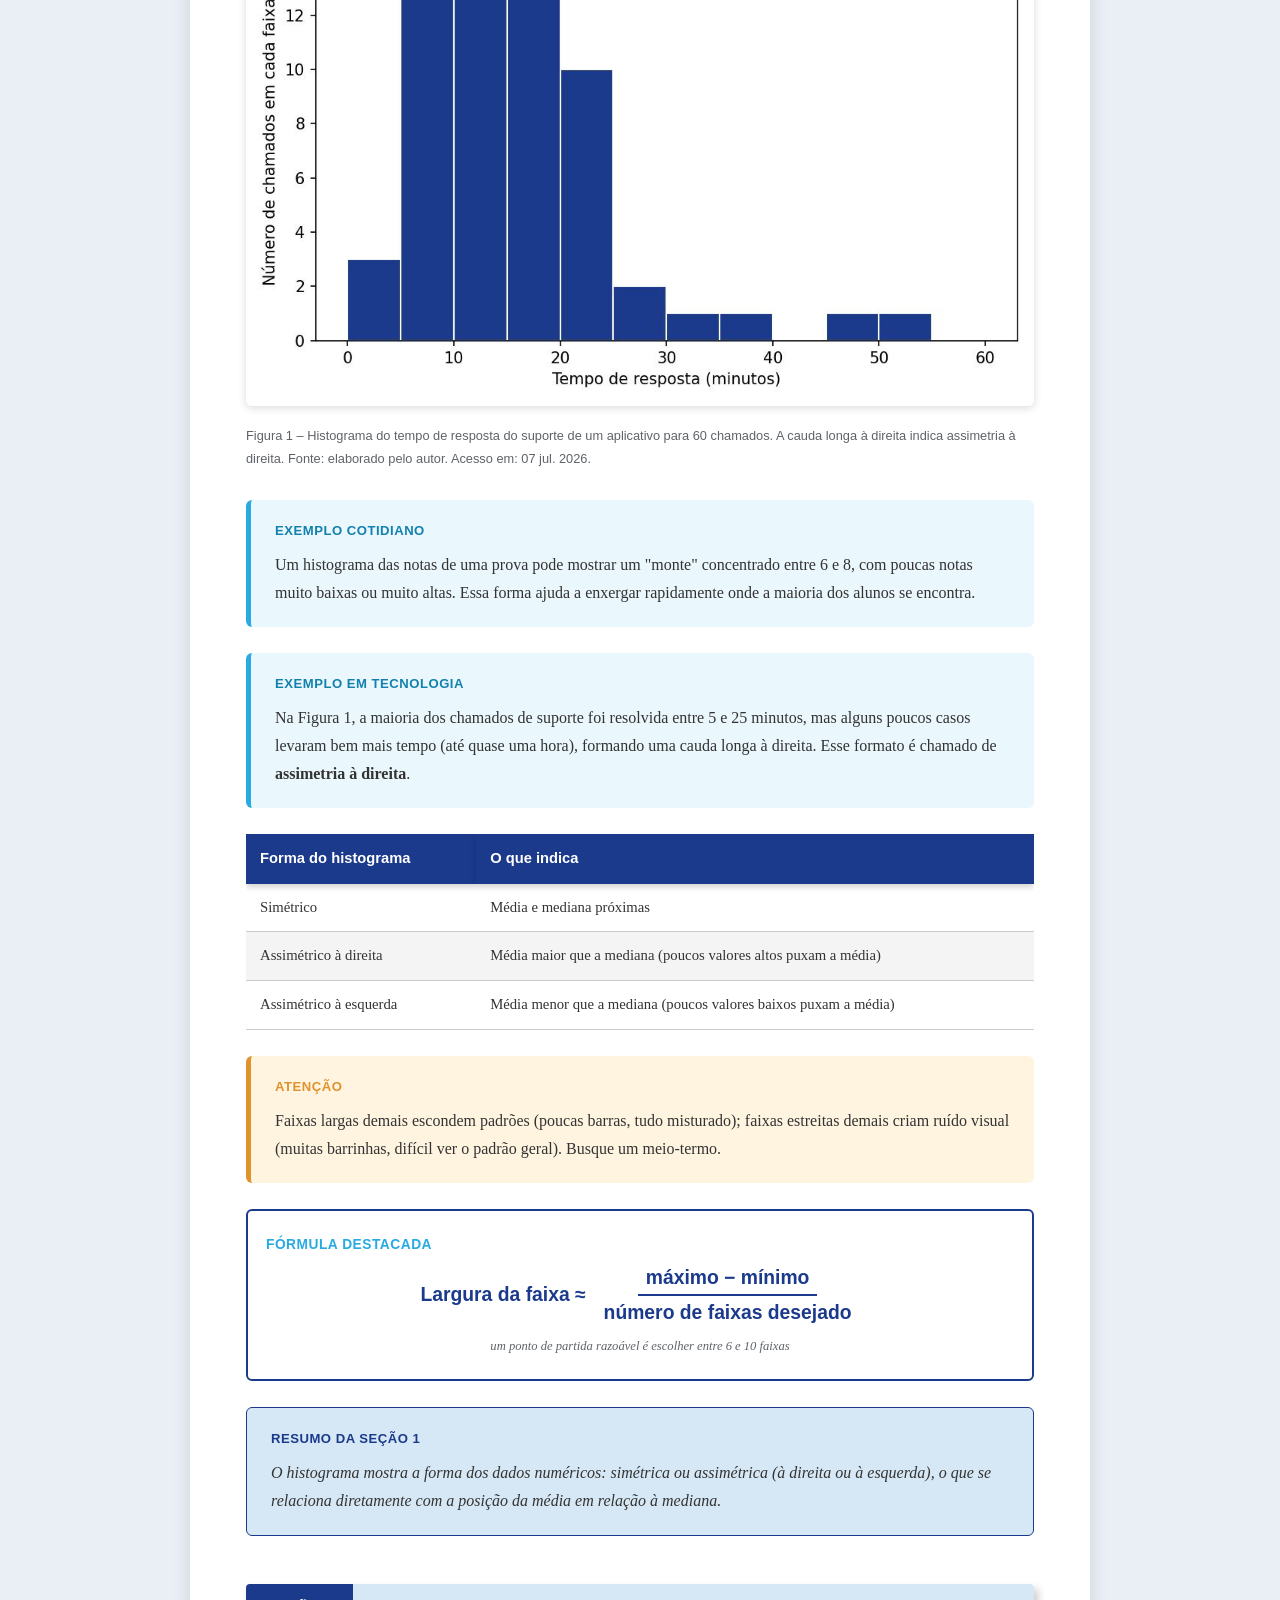
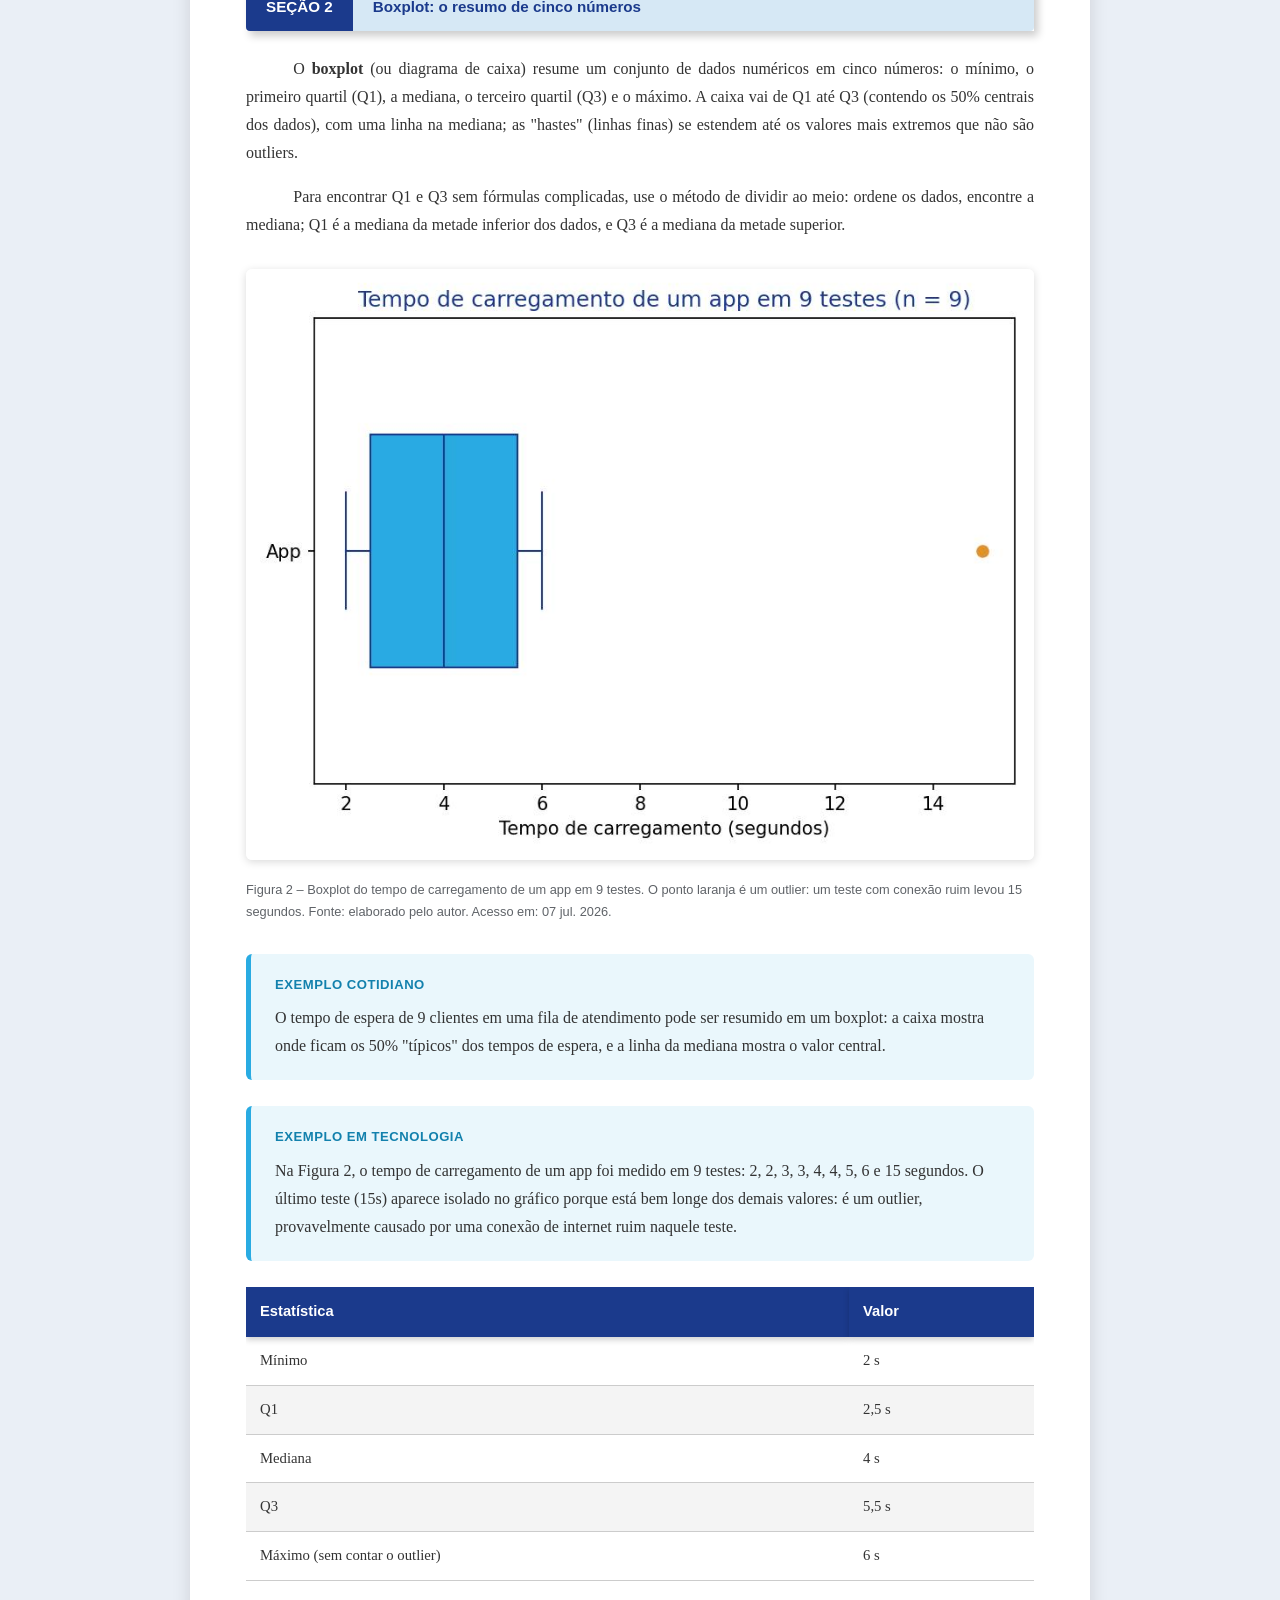
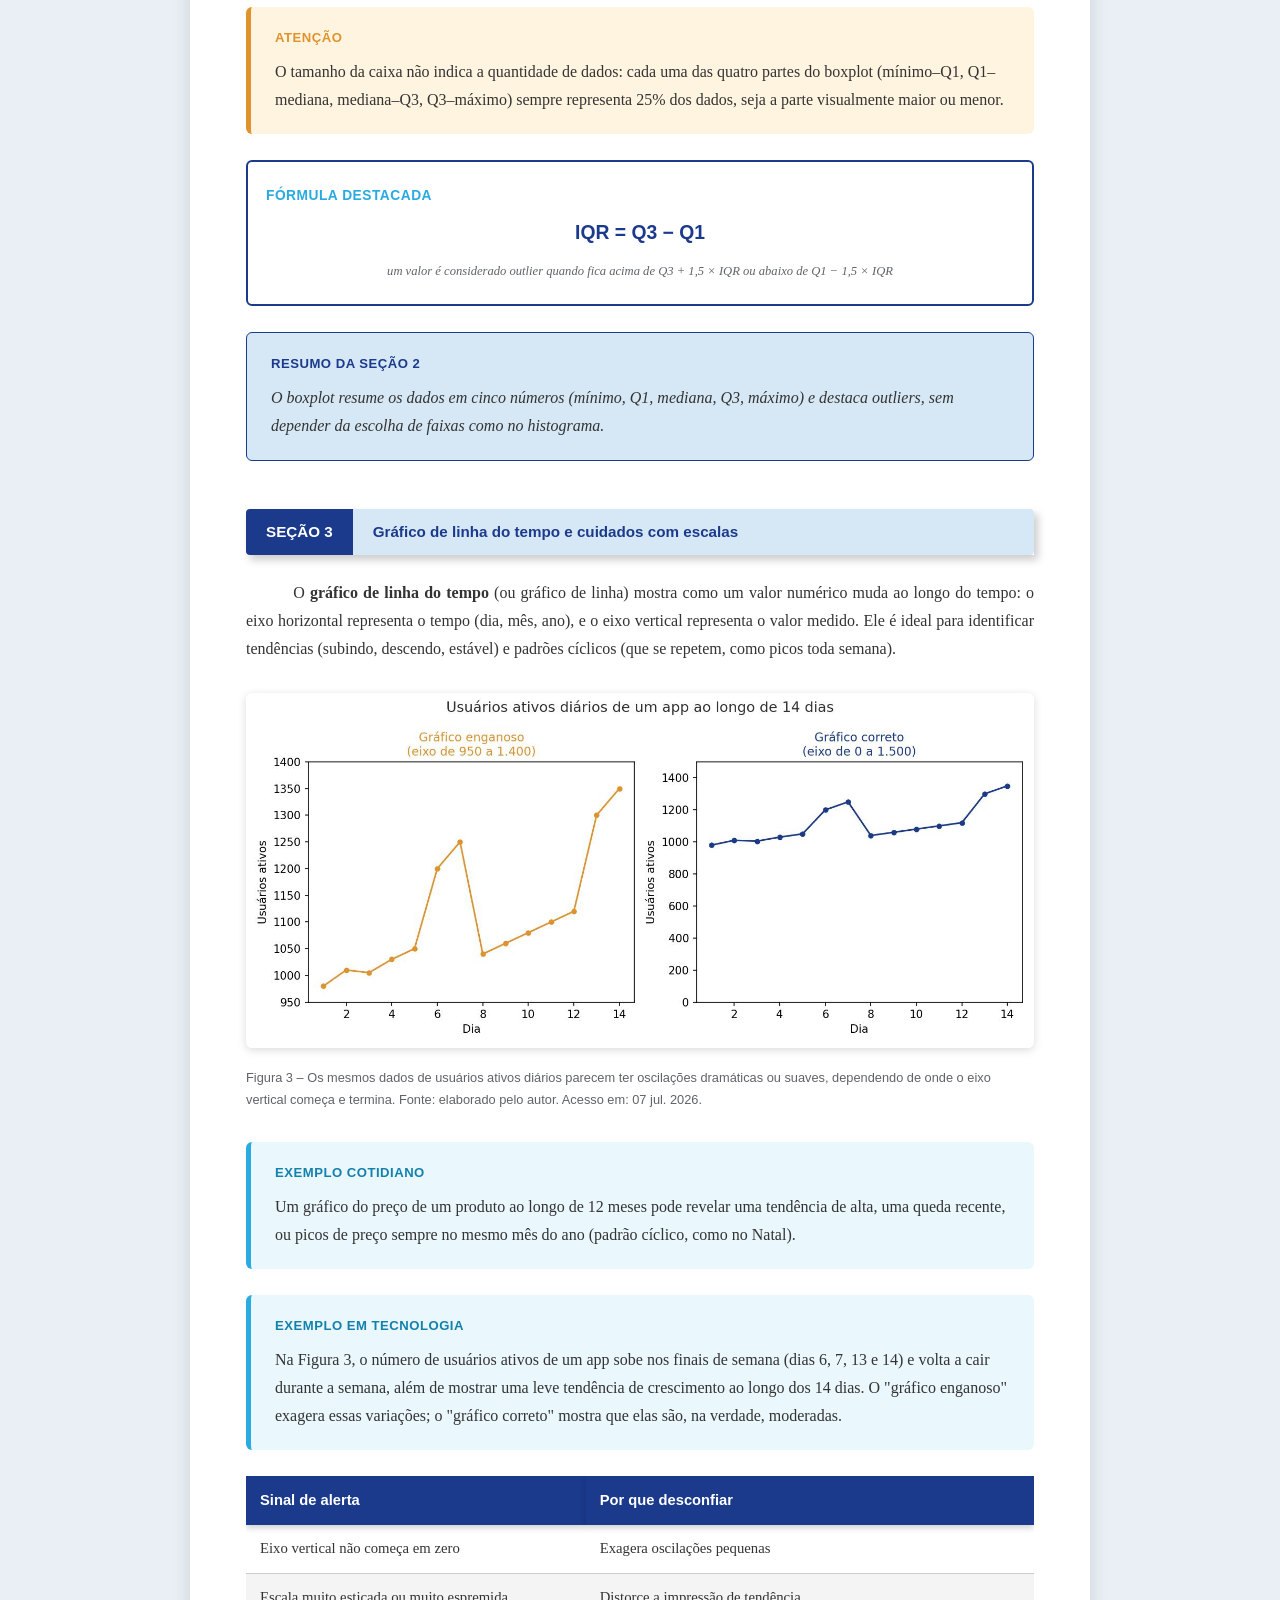
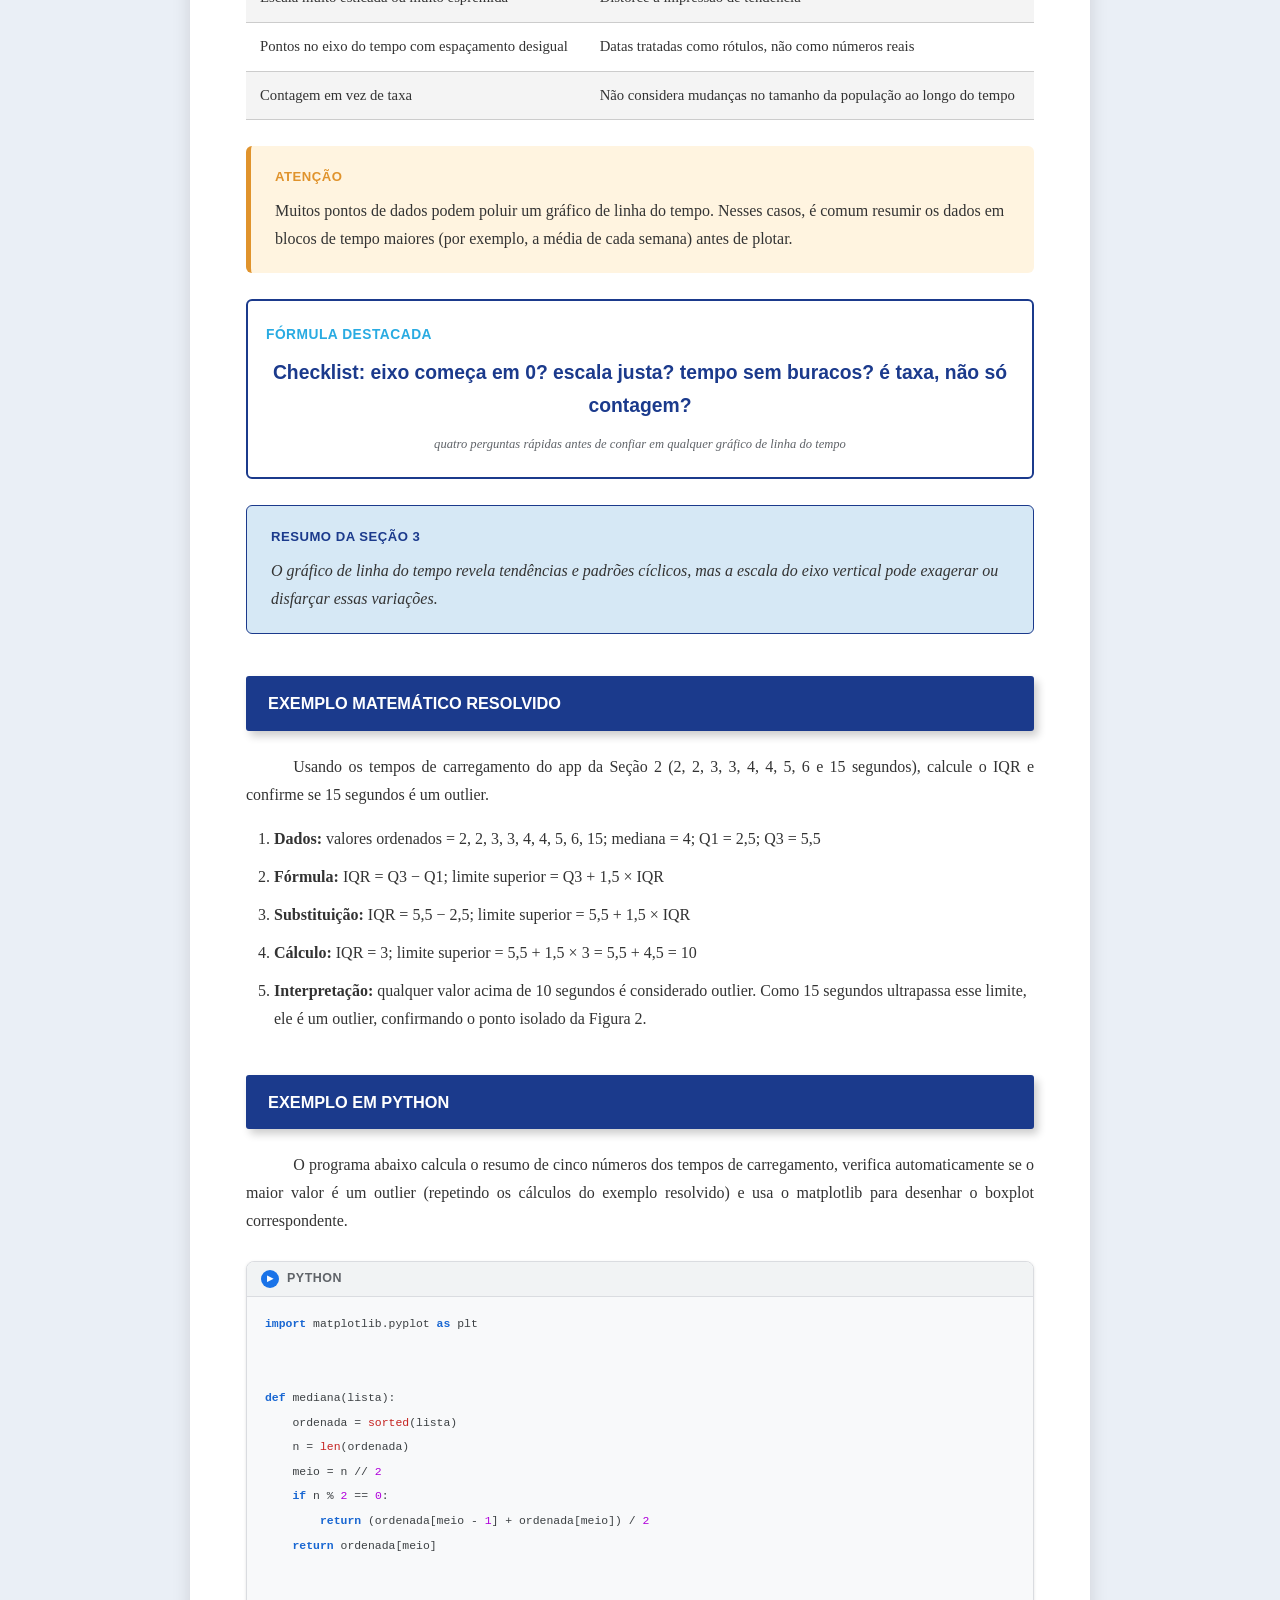
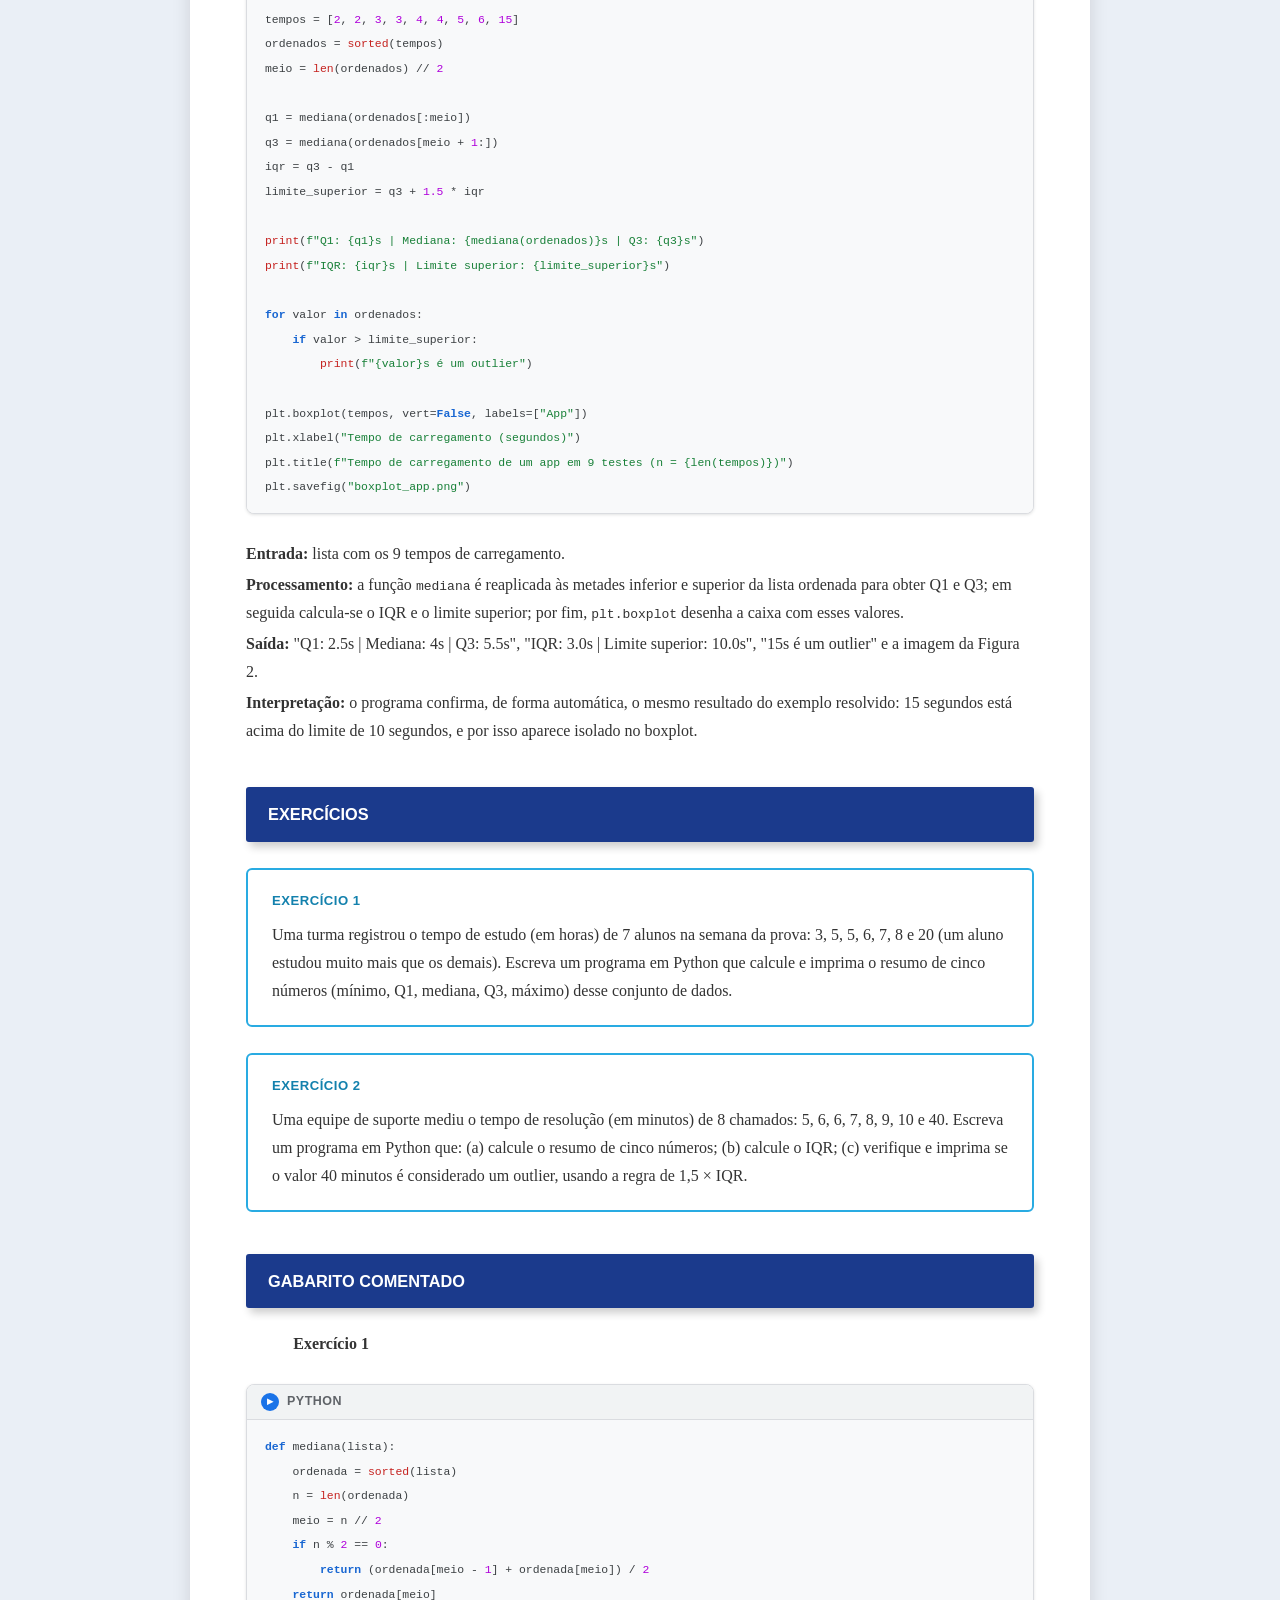
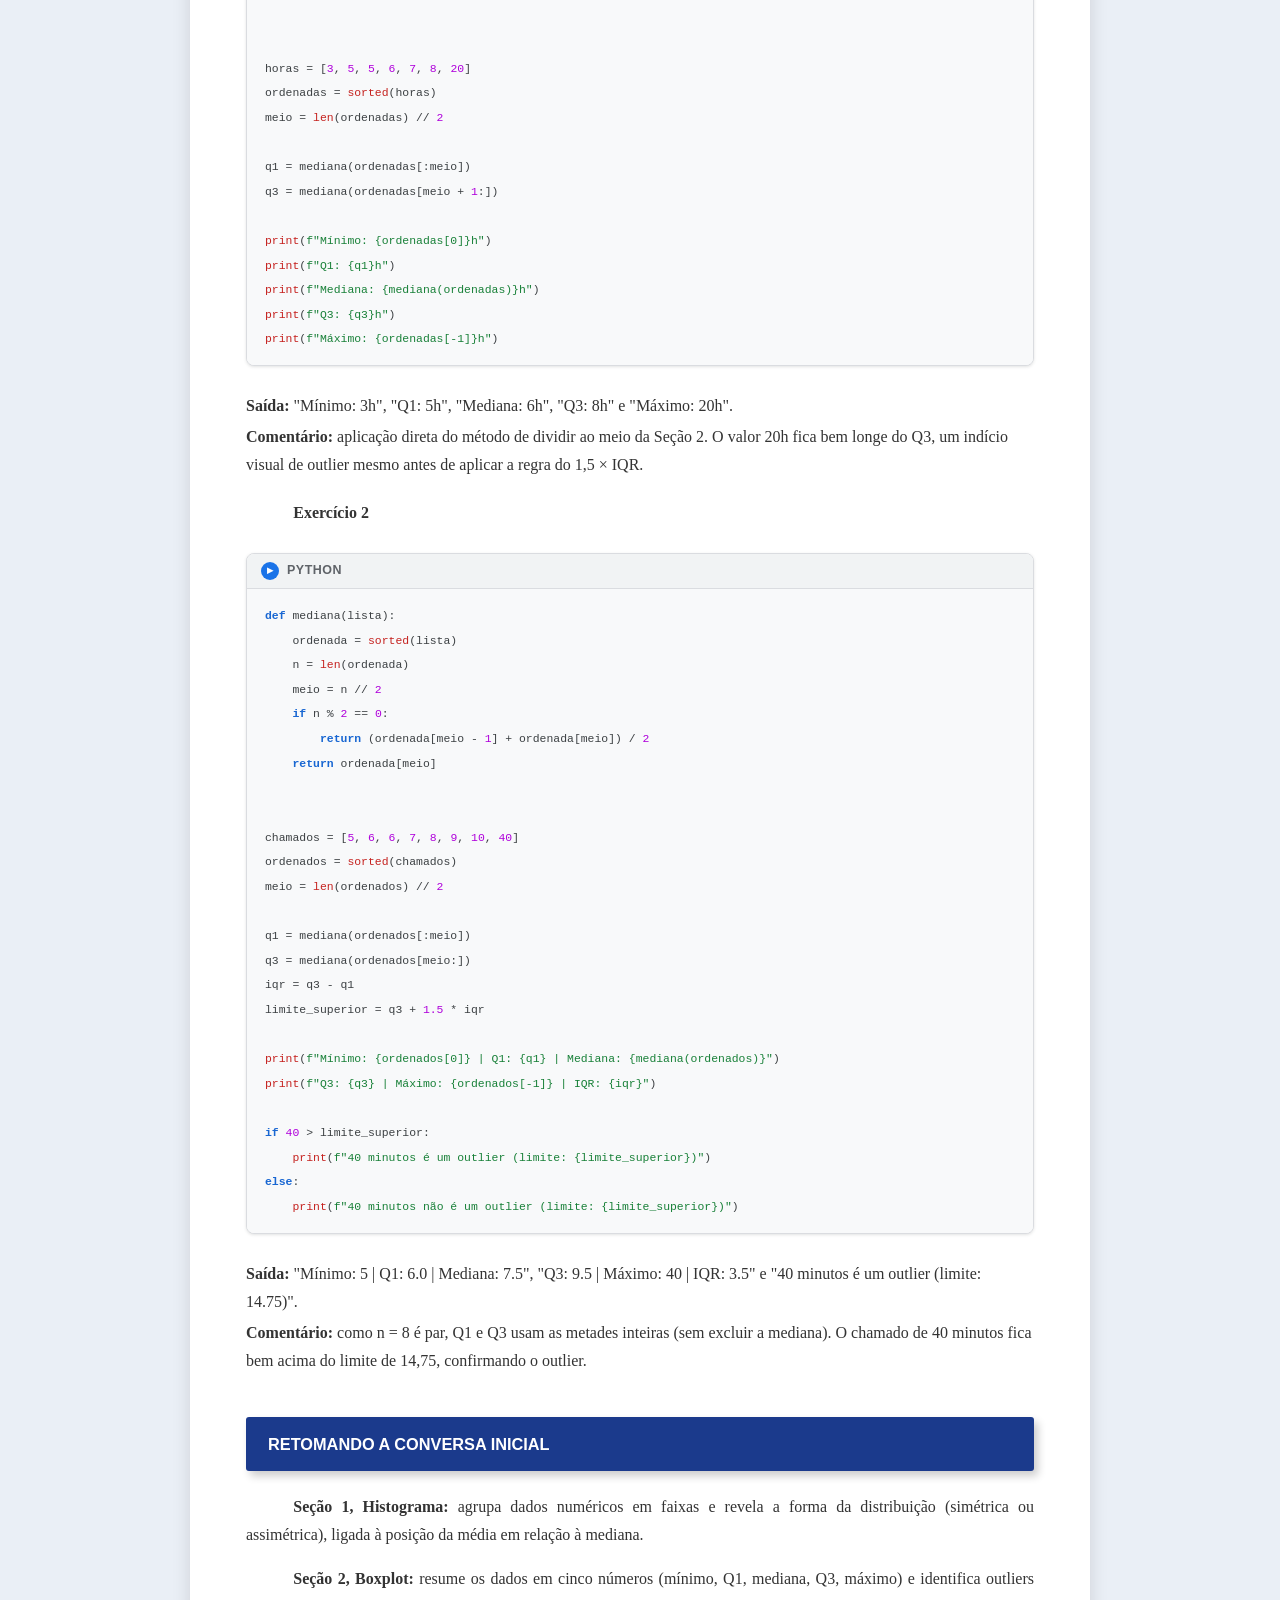
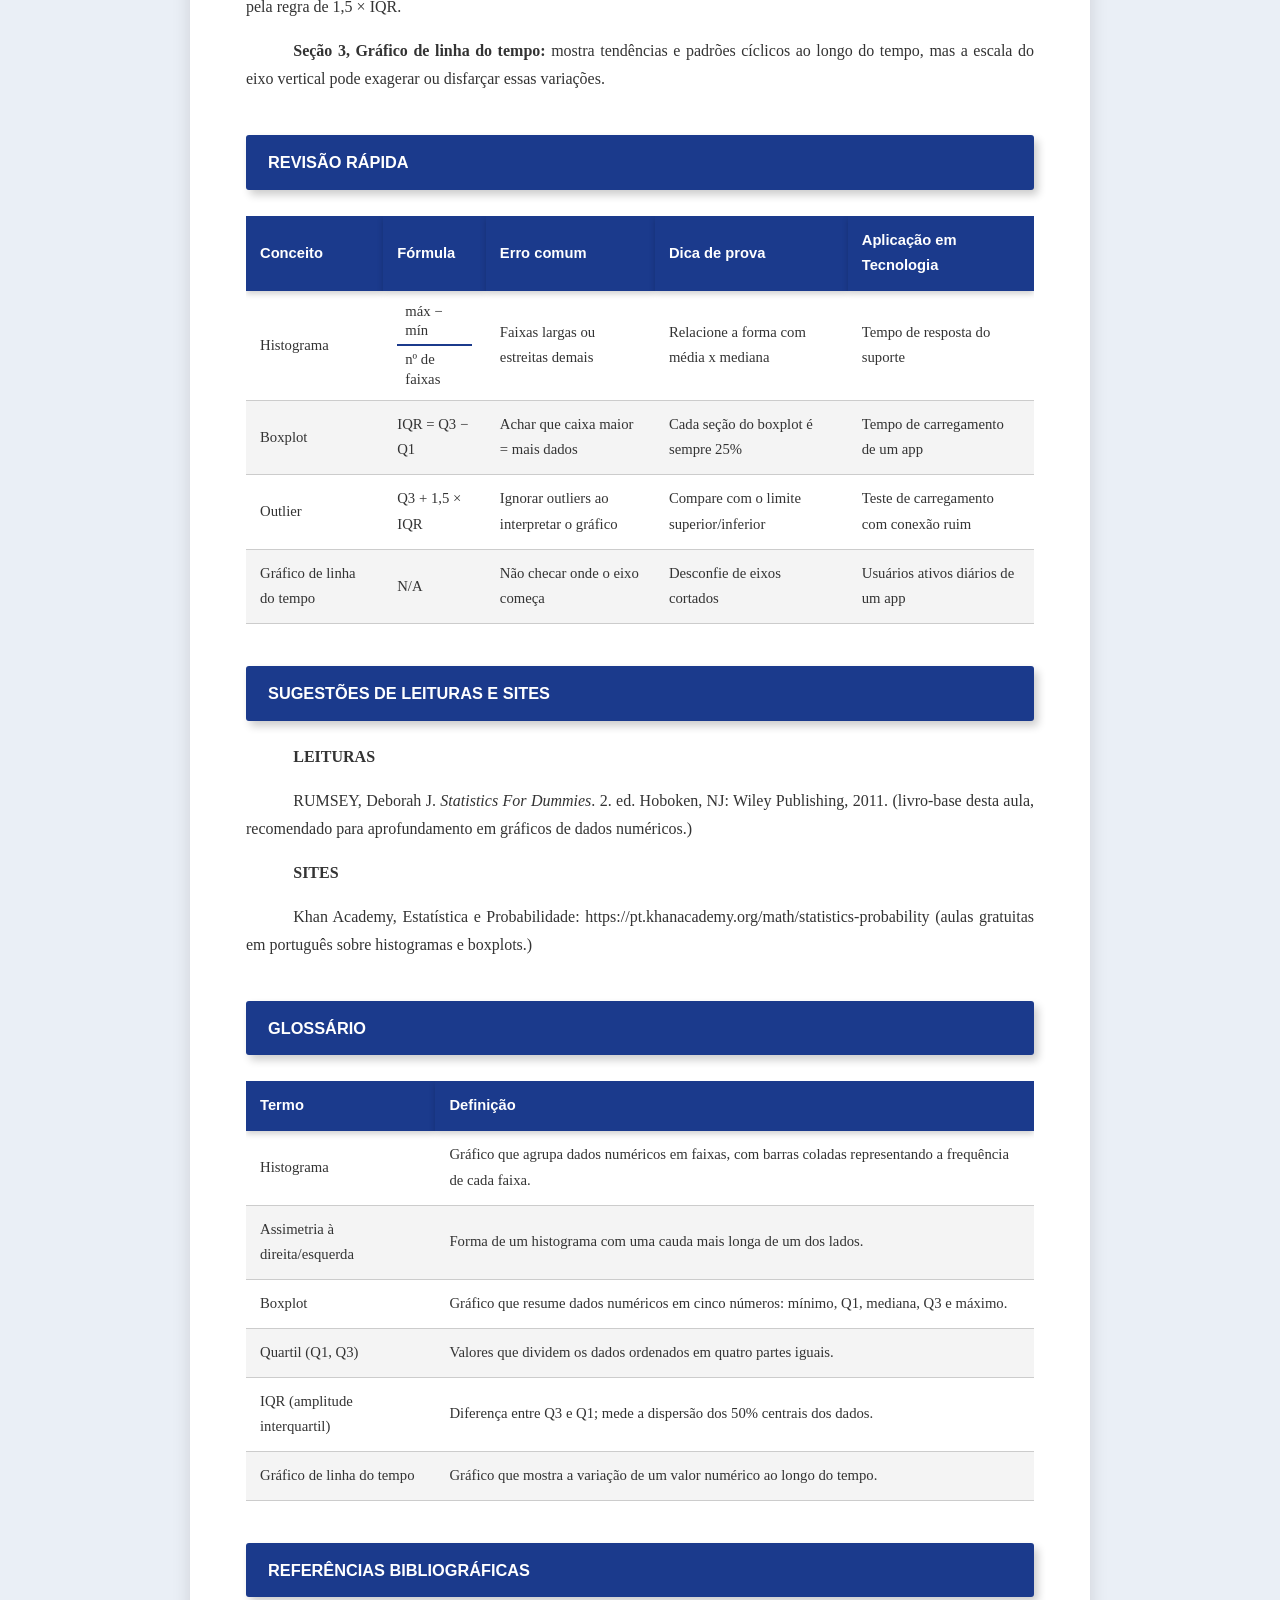
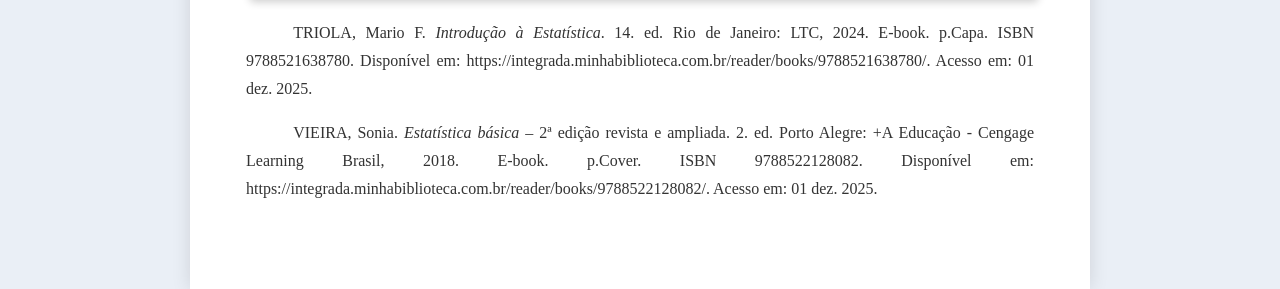
<file: Guia_Cap_5_Modelo.html>
<!DOCTYPE html>
<html lang="pt-BR">

<head>
  <meta charset="UTF-8">
  <meta name="viewport" content="width=device-width, initial-scale=1.0">
  <title>Guia de Estudos - Aula 5 - Probabilidade e Estatística (EAD)</title>
  <meta name="description"
    content="Guia de Estudos CEAD/UNIGRAN — Aula 5 da disciplina de Probabilidade e Estatística (EAD), com teoria, exemplos em Python e exercícios comentados.">
  <link rel="stylesheet" href="estilo.css">
</head>

<body>
  <a class="skip-link" href="#conteudo-principal">Pular para o conteúdo</a>
  <nav class="nav-capitulos" aria-label="Navegação entre aulas">
    <a href="index.html">Aula 01</a>
    <a href="Guia_Cap_2_Modelo.html">Aula 02</a>
    <a href="Guia_Cap_3_Modelo.html">Aula 03</a>
    <a href="Guia_Cap_4_Modelo.html">Aula 04</a>
    <a href="Guia_Cap_5_Modelo.html" class="ativo" aria-current="page">Aula 05</a>
    <a href="Guia_Cap_6_Modelo.html">Aula 06</a>
    <a href="Guia_Cap_7_Modelo.html">Aula 07</a>
    <a href="Guia_Cap_8_Modelo.html">Aula 08</a>
  </nav>
  <div class="container">

    <header class="cabecalho-textual">
      <div>
        CEAD/UNIGRAN · Guia de Estudos
        <span class="curso">PROBABILIDADE E ESTATÍSTICA (EAD)</span>
      </div>
      <img class="logo" src="imagens/logo-unigran.png" alt="Logo UNIGRAN CEAD">
    </header>
    <main id="conteudo-principal">

      <div class="pagina-abertura">
        <div class="capa-cabecalho">
          <div class="capa-numero"><span class="num">5</span><span class="ord-wrap"><span class="ord">a</span><span
                class="ord-linha"></span></span></div>
          <div class="capa-aula-fundo"><span>Aula</span></div>
          <svg class="curva-decorativa" viewBox="0 0 170 130" xmlns="http://www.w3.org/2000/svg" aria-hidden="true"
            focusable="false">
            <path d="M170,130 L170,20 C110,5 75,55 90,85 C102,110 55,130 0,120 L0,130 Z" fill="#29ABE2" />
            <path d="M170,130 L170,50 C130,40 105,75 118,95 C128,112 85,130 40,130 Z" fill="#1B3A8C" opacity="0.55" />
          </svg>
        </div>

        <h1 class="capa-titulo">Como enxergar a forma dos dados numéricos?</h1>

        <p class="capa-intro">
          Na Aula 4 vimos gráficos para categorias (pizza e barras). Dados
          numéricos, como tempo, idade ou preço, pedem outros tipos de
          gráfico. Nesta aula você vai conhecer o histograma, o boxplot e o
          gráfico de linha do tempo, três maneiras de enxergar a forma, o
          centro e a dispersão de dados numéricos, além de aprender a
          desconfiar de escalas que distorcem esses gráficos.
        </p>
        <div class="assinatura">Grande abraço, Prof. Andrey</div>
      </div>

      <h2 class="bloco-header">Objetivos de Aprendizagem</h2>
      <p>Ao término desta aula, vocês serão capazes de:</p>
      <ul>
        <li>Interpretar um histograma e reconhecer se os dados são
          simétricos ou assimétricos (à direita ou à esquerda);</li>
        <li>Relacionar a forma de um histograma com a posição da média e
          da mediana;</li>
        <li>Construir e interpretar um boxplot a partir do resumo de cinco
          números (mínimo, Q1, mediana, Q3, máximo);</li>
        <li>Interpretar um gráfico de linha do tempo, identificando
          tendências e padrões cíclicos;</li>
        <li>Reconhecer técnicas comuns de gráficos numéricos enganosos,
          como escalas cortadas e agrupamentos inadequados.</li>
      </ul>

      <h2 class="bloco-header">Seções de Estudo</h2>
      <ol class="sumario-lista">
        <li class="sumario-item"><span class="sumario-aula">SEÇÃO 1</span> Histograma: a forma dos dados numéricos</li>
        <li class="sumario-item"><span class="sumario-aula">SEÇÃO 2</span> Boxplot: o resumo de cinco números</li>
        <li class="sumario-item"><span class="sumario-aula">SEÇÃO 3</span> Gráfico de linha do tempo e cuidados com
          escalas</li>
      </ol>

      <!-- SEÇÃO 1 -->
      <div class="secao-titulo">
        <div class="secao-etiqueta">SEÇÃO 1</div>
        <h3 class="secao-nome">Histograma: a forma dos dados numéricos</h3>
      </div>

      <p>
        O <strong>histograma</strong> agrupa dados numéricos em faixas de
        valores (por exemplo, de 0 a 10, de 10 a 20...) e desenha uma
        barra para cada faixa, com altura igual à quantidade (ou
        percentual) de dados naquela faixa. Diferente do gráfico de
        barras, as barras do histograma ficam coladas umas nas outras,
        porque representam faixas contínuas de um mesmo intervalo, e não
        categorias separadas.
      </p>

      <figure class="figura">
        <img src="imagens/secao1-histograma-suporte.jpg"
          alt="Histograma do tempo de resposta do suporte de um aplicativo, assimétrico à direita" loading="lazy"
          decoding="async">
        <figcaption>Figura 1 – Histograma do tempo de resposta do suporte
          de um aplicativo para 60 chamados. A cauda longa à direita indica
          assimetria à direita. Fonte: elaborado pelo autor. Acesso em: 07
          jul. 2026.</figcaption>
      </figure>

      <div class="box box-exemplo">
        <span class="box-titulo">Exemplo cotidiano</span>
        Um histograma das notas de uma prova pode mostrar um "monte"
        concentrado entre 6 e 8, com poucas notas muito baixas ou muito
        altas. Essa forma ajuda a enxergar rapidamente onde a maioria dos
        alunos se encontra.
      </div>

      <div class="box box-exemplo">
        <span class="box-titulo">Exemplo em Tecnologia</span>
        Na Figura 1, a maioria dos chamados de suporte foi resolvida entre
        5 e 25 minutos, mas alguns poucos casos levaram bem mais tempo
        (até quase uma hora), formando uma cauda longa à direita. Esse
        formato é chamado de <strong>assimetria à direita</strong>.
      </div>

      <div class="tabela-wrapper">
        <table>
          <thead>
            <tr>
              <th scope="col">Forma do histograma</th>
              <th scope="col">O que indica</th>
            </tr>
          </thead>
          <tbody>
            <tr>
              <td>Simétrico</td>
              <td>Média e mediana próximas</td>
            </tr>
            <tr>
              <td>Assimétrico à direita</td>
              <td>Média maior que a mediana (poucos valores altos puxam a média)</td>
            </tr>
            <tr>
              <td>Assimétrico à esquerda</td>
              <td>Média menor que a mediana (poucos valores baixos puxam a média)</td>
            </tr>
          </tbody>
        </table>
      </div>

      <div class="box box-atencao">
        <span class="box-titulo">Atenção</span>
        Faixas largas demais escondem padrões (poucas barras, tudo
        misturado); faixas estreitas demais criam ruído visual (muitas
        barrinhas, difícil ver o padrão geral). Busque um meio-termo.
      </div>

      <div class="box box-formula">
        <span class="box-titulo">Fórmula destacada</span>
        <div class="formula-math">
          <span>Largura da faixa ≈</span>
          <span class="fracao"><span class="num">máximo − mínimo</span><span class="den">número de faixas
              desejado</span></span>
        </div>
        <span class="nota-formula">um ponto de partida razoável é escolher entre 6 e 10 faixas</span>
      </div>

      <div class="box box-resumo">
        <span class="box-titulo">Resumo da Seção 1</span>
        O histograma mostra a forma dos dados numéricos: simétrica ou
        assimétrica (à direita ou à esquerda), o que se relaciona
        diretamente com a posição da média em relação à mediana.
      </div>

      <!-- SEÇÃO 2 -->
      <div class="secao-titulo">
        <div class="secao-etiqueta">SEÇÃO 2</div>
        <h3 class="secao-nome">Boxplot: o resumo de cinco números</h3>
      </div>

      <p>
        O <strong>boxplot</strong> (ou diagrama de caixa) resume um
        conjunto de dados numéricos em cinco números: o mínimo, o primeiro
        quartil (Q1), a mediana, o terceiro quartil (Q3) e o máximo. A
        caixa vai de Q1 até Q3 (contendo os 50% centrais dos dados), com
        uma linha na mediana; as "hastes" (linhas finas) se estendem até
        os valores mais extremos que não são outliers.
      </p>
      <p>
        Para encontrar Q1 e Q3 sem fórmulas complicadas, use o método de
        dividir ao meio: ordene os dados, encontre a mediana; Q1 é a
        mediana da metade inferior dos dados, e Q3 é a mediana da metade
        superior.
      </p>

      <figure class="figura">
        <img src="imagens/secao2-boxplot-app.jpg"
          alt="Boxplot do tempo de carregamento de um aplicativo em 9 testes, com um outlier destacado" loading="lazy"
          decoding="async">
        <figcaption>Figura 2 – Boxplot do tempo de carregamento de um app
          em 9 testes. O ponto laranja é um outlier: um teste com conexão
          ruim levou 15 segundos. Fonte: elaborado pelo autor. Acesso em: 07
          jul. 2026.</figcaption>
      </figure>

      <div class="box box-exemplo">
        <span class="box-titulo">Exemplo cotidiano</span>
        O tempo de espera de 9 clientes em uma fila de atendimento pode
        ser resumido em um boxplot: a caixa mostra onde ficam os 50%
        "típicos" dos tempos de espera, e a linha da mediana mostra o
        valor central.
      </div>

      <div class="box box-exemplo">
        <span class="box-titulo">Exemplo em Tecnologia</span>
        Na Figura 2, o tempo de carregamento de um app foi medido em 9
        testes: 2, 2, 3, 3, 4, 4, 5, 6 e 15 segundos. O último teste (15s)
        aparece isolado no gráfico porque está bem longe dos demais
        valores: é um outlier, provavelmente causado por uma conexão de
        internet ruim naquele teste.
      </div>

      <div class="tabela-wrapper">
        <table>
          <thead>
            <tr>
              <th scope="col">Estatística</th>
              <th scope="col">Valor</th>
            </tr>
          </thead>
          <tbody>
            <tr>
              <td>Mínimo</td>
              <td>2 s</td>
            </tr>
            <tr>
              <td>Q1</td>
              <td>2,5 s</td>
            </tr>
            <tr>
              <td>Mediana</td>
              <td>4 s</td>
            </tr>
            <tr>
              <td>Q3</td>
              <td>5,5 s</td>
            </tr>
            <tr>
              <td>Máximo (sem contar o outlier)</td>
              <td>6 s</td>
            </tr>
          </tbody>
        </table>
      </div>

      <div class="box box-atencao">
        <span class="box-titulo">Atenção</span>
        O tamanho da caixa não indica a quantidade de dados: cada uma das
        quatro partes do boxplot (mínimo–Q1, Q1–mediana, mediana–Q3,
        Q3–máximo) sempre representa 25% dos dados, seja a parte visualmente
        maior ou menor.
      </div>

      <div class="box box-formula">
        <span class="box-titulo">Fórmula destacada</span>
        <div class="formula-math">
          <span>IQR = Q3 − Q1</span>
        </div>
        <span class="nota-formula">um valor é considerado outlier quando fica acima de Q3 + 1,5 × IQR ou abaixo de Q1 −
          1,5 × IQR</span>
      </div>

      <div class="box box-resumo">
        <span class="box-titulo">Resumo da Seção 2</span>
        O boxplot resume os dados em cinco números (mínimo, Q1, mediana,
        Q3, máximo) e destaca outliers, sem depender da escolha de faixas
        como no histograma.
      </div>

      <!-- SEÇÃO 3 -->
      <div class="secao-titulo">
        <div class="secao-etiqueta">SEÇÃO 3</div>
        <h3 class="secao-nome">Gráfico de linha do tempo e cuidados com escalas</h3>
      </div>

      <p>
        O <strong>gráfico de linha do tempo</strong> (ou gráfico de linha)
        mostra como um valor numérico muda ao longo do tempo: o eixo
        horizontal representa o tempo (dia, mês, ano), e o eixo vertical
        representa o valor medido. Ele é ideal para identificar
        tendências (subindo, descendo, estável) e padrões cíclicos (que se
        repetem, como picos toda semana).
      </p>

      <figure class="figura">
        <img src="imagens/secao3-linha-tempo-usuarios.jpg"
          alt="Comparação entre um gráfico de linha do tempo com eixo cortado e um com eixo completo, para os mesmos dados de usuários ativos"
          loading="lazy" decoding="async">
        <figcaption>Figura 3 – Os mesmos dados de usuários ativos diários
          parecem ter oscilações dramáticas ou suaves, dependendo de onde o
          eixo vertical começa e termina. Fonte: elaborado pelo autor.
          Acesso em: 07 jul. 2026.</figcaption>
      </figure>

      <div class="box box-exemplo">
        <span class="box-titulo">Exemplo cotidiano</span>
        Um gráfico do preço de um produto ao longo de 12 meses pode
        revelar uma tendência de alta, uma queda recente, ou picos de
        preço sempre no mesmo mês do ano (padrão cíclico, como no Natal).
      </div>

      <div class="box box-exemplo">
        <span class="box-titulo">Exemplo em Tecnologia</span>
        Na Figura 3, o número de usuários ativos de um app sobe nos finais
        de semana (dias 6, 7, 13 e 14) e volta a cair durante a semana,
        além de mostrar uma leve tendência de crescimento ao longo dos 14
        dias. O "gráfico enganoso" exagera essas variações; o "gráfico
        correto" mostra que elas são, na verdade, moderadas.
      </div>

      <div class="tabela-wrapper">
        <table>
          <thead>
            <tr>
              <th scope="col">Sinal de alerta</th>
              <th scope="col">Por que desconfiar</th>
            </tr>
          </thead>
          <tbody>
            <tr>
              <td>Eixo vertical não começa em zero</td>
              <td>Exagera oscilações pequenas</td>
            </tr>
            <tr>
              <td>Escala muito esticada ou muito espremida</td>
              <td>Distorce a impressão de tendência</td>
            </tr>
            <tr>
              <td>Pontos no eixo do tempo com espaçamento desigual</td>
              <td>Datas tratadas como rótulos, não como números reais</td>
            </tr>
            <tr>
              <td>Contagem em vez de taxa</td>
              <td>Não considera mudanças no tamanho da população ao longo do tempo</td>
            </tr>
          </tbody>
        </table>
      </div>

      <div class="box box-atencao">
        <span class="box-titulo">Atenção</span>
        Muitos pontos de dados podem poluir um gráfico de linha do tempo.
        Nesses casos, é comum resumir os dados em blocos de tempo maiores
        (por exemplo, a média de cada semana) antes de plotar.
      </div>

      <div class="box box-formula">
        <span class="box-titulo">Fórmula destacada</span>
        <div class="formula-math">
          <span>Checklist: eixo começa em 0? escala justa? tempo sem buracos? é taxa, não só contagem?</span>
        </div>
        <span class="nota-formula">quatro perguntas rápidas antes de confiar em qualquer gráfico de linha do
          tempo</span>
      </div>

      <div class="box box-resumo">
        <span class="box-titulo">Resumo da Seção 3</span>
        O gráfico de linha do tempo revela tendências e padrões cíclicos,
        mas a escala do eixo vertical pode exagerar ou disfarçar essas
        variações.
      </div>

      <h2 class="bloco-header">Exemplo Matemático Resolvido</h2>
      <p>
        Usando os tempos de carregamento do app da Seção 2 (2, 2, 3, 3, 4,
        4, 5, 6 e 15 segundos), calcule o IQR e confirme se 15 segundos é
        um outlier.
      </p>
      <ol>
        <li><strong>Dados:</strong> valores ordenados = 2, 2, 3, 3, 4, 4,
          5, 6, 15; mediana = 4; Q1 = 2,5; Q3 = 5,5</li>
        <li><strong>Fórmula:</strong> IQR = Q3 − Q1; limite superior =
          Q3 + 1,5 × IQR</li>
        <li><strong>Substituição:</strong> IQR = 5,5 − 2,5; limite
          superior = 5,5 + 1,5 × IQR</li>
        <li><strong>Cálculo:</strong> IQR = 3; limite superior = 5,5 + 1,5
          × 3 = 5,5 + 4,5 = 10</li>
        <li><strong>Interpretação:</strong> qualquer valor acima de 10
          segundos é considerado outlier. Como 15 segundos ultrapassa esse
          limite, ele é um outlier, confirmando o ponto isolado da Figura
          2.</li>
      </ol>

      <h2 class="bloco-header">Exemplo em Python</h2>
      <p>
        O programa abaixo calcula o resumo de cinco números dos tempos de
        carregamento, verifica automaticamente se o maior valor é um
        outlier (repetindo os cálculos do exemplo resolvido) e usa o
        matplotlib para desenhar o boxplot correspondente.
      </p>
      <div class="box box-python">
        <div class="codigo-cabecalho"><span class="botao-play" aria-hidden="true">&#9654;</span>Python</div>
        <pre><code class="language-python"><span class="cm-kw">import</span> matplotlib.pyplot <span class="cm-kw">as</span> plt


<span class="cm-kw">def</span> mediana(lista):
    ordenada = <span class="cm-bi">sorted</span>(lista)
    n = <span class="cm-bi">len</span>(ordenada)
    meio = n // <span class="cm-num">2</span>
    <span class="cm-kw">if</span> n % <span class="cm-num">2</span> == <span class="cm-num">0</span>:
        <span class="cm-kw">return</span> (ordenada[meio - <span class="cm-num">1</span>] + ordenada[meio]) / <span class="cm-num">2</span>
    <span class="cm-kw">return</span> ordenada[meio]


tempos = [<span class="cm-num">2</span>, <span class="cm-num">2</span>, <span class="cm-num">3</span>, <span class="cm-num">3</span>, <span class="cm-num">4</span>, <span class="cm-num">4</span>, <span class="cm-num">5</span>, <span class="cm-num">6</span>, <span class="cm-num">15</span>]
ordenados = <span class="cm-bi">sorted</span>(tempos)
meio = <span class="cm-bi">len</span>(ordenados) // <span class="cm-num">2</span>

q1 = mediana(ordenados[:meio])
q3 = mediana(ordenados[meio + <span class="cm-num">1</span>:])
iqr = q3 - q1
limite_superior = q3 + <span class="cm-num">1.5</span> * iqr

<span class="cm-bi">print</span>(<span class="cm-str">f"Q1: {q1}s | Mediana: {mediana(ordenados)}s | Q3: {q3}s"</span>)
<span class="cm-bi">print</span>(<span class="cm-str">f"IQR: {iqr}s | Limite superior: {limite_superior}s"</span>)

<span class="cm-kw">for</span> valor <span class="cm-kw">in</span> ordenados:
    <span class="cm-kw">if</span> valor &gt; limite_superior:
        <span class="cm-bi">print</span>(<span class="cm-str">f"{valor}s é um outlier"</span>)

plt.boxplot(tempos, vert=<span class="cm-kw">False</span>, labels=[<span class="cm-str">"App"</span>])
plt.xlabel(<span class="cm-str">"Tempo de carregamento (segundos)"</span>)
plt.title(<span class="cm-str">f"Tempo de carregamento de um app em 9 testes (n = {len(tempos)})"</span>)
plt.savefig(<span class="cm-str">"boxplot_app.png"</span>)
</code></pre>
      </div>
      <div class="explicacao-codigo">
        <p><strong>Entrada:</strong> lista com os 9 tempos de carregamento.</p>
        <p><strong>Processamento:</strong> a função <code>mediana</code> é
          reaplicada às metades inferior e superior da lista ordenada para
          obter Q1 e Q3; em seguida calcula-se o IQR e o limite superior;
          por fim, <code>plt.boxplot</code> desenha a caixa com esses
          valores.</p>
        <p><strong>Saída:</strong> "Q1: 2.5s | Mediana: 4s | Q3: 5.5s",
          "IQR: 3.0s | Limite superior: 10.0s", "15s é um outlier" e a
          imagem da Figura 2.</p>
        <p><strong>Interpretação:</strong> o programa confirma, de forma
          automática, o mesmo resultado do exemplo resolvido: 15 segundos
          está acima do limite de 10 segundos, e por isso aparece isolado
          no boxplot.</p>
      </div>

      <h2 class="bloco-header">Exercícios</h2>

      <div class="box box-exercicio">
        <span class="box-titulo">Exercício 1</span>
        Uma turma registrou o tempo de estudo (em horas) de 7 alunos na
        semana da prova: 3, 5, 5, 6, 7, 8 e 20 (um aluno estudou muito
        mais que os demais). Escreva um programa em Python que calcule e
        imprima o resumo de cinco números (mínimo, Q1, mediana, Q3,
        máximo) desse conjunto de dados.
      </div>

      <div class="box box-exercicio">
        <span class="box-titulo">Exercício 2</span>
        Uma equipe de suporte mediu o tempo de resolução (em minutos) de 8
        chamados: 5, 6, 6, 7, 8, 9, 10 e 40. Escreva um programa em Python
        que: (a) calcule o resumo de cinco números; (b) calcule o IQR; (c)
        verifique e imprima se o valor 40 minutos é considerado um
        outlier, usando a regra de 1,5 × IQR.
      </div>

      <h2 class="bloco-header">Gabarito Comentado</h2>

      <p><strong>Exercício 1</strong></p>
      <div class="box box-python">
        <div class="codigo-cabecalho"><span class="botao-play" aria-hidden="true">&#9654;</span>Python</div>
        <pre><code class="language-python"><span class="cm-kw">def</span> mediana(lista):
    ordenada = <span class="cm-bi">sorted</span>(lista)
    n = <span class="cm-bi">len</span>(ordenada)
    meio = n // <span class="cm-num">2</span>
    <span class="cm-kw">if</span> n % <span class="cm-num">2</span> == <span class="cm-num">0</span>:
        <span class="cm-kw">return</span> (ordenada[meio - <span class="cm-num">1</span>] + ordenada[meio]) / <span class="cm-num">2</span>
    <span class="cm-kw">return</span> ordenada[meio]


horas = [<span class="cm-num">3</span>, <span class="cm-num">5</span>, <span class="cm-num">5</span>, <span class="cm-num">6</span>, <span class="cm-num">7</span>, <span class="cm-num">8</span>, <span class="cm-num">20</span>]
ordenadas = <span class="cm-bi">sorted</span>(horas)
meio = <span class="cm-bi">len</span>(ordenadas) // <span class="cm-num">2</span>

q1 = mediana(ordenadas[:meio])
q3 = mediana(ordenadas[meio + <span class="cm-num">1</span>:])

<span class="cm-bi">print</span>(<span class="cm-str">f"Mínimo: {ordenadas[0]}h"</span>)
<span class="cm-bi">print</span>(<span class="cm-str">f"Q1: {q1}h"</span>)
<span class="cm-bi">print</span>(<span class="cm-str">f"Mediana: {mediana(ordenadas)}h"</span>)
<span class="cm-bi">print</span>(<span class="cm-str">f"Q3: {q3}h"</span>)
<span class="cm-bi">print</span>(<span class="cm-str">f"Máximo: {ordenadas[-1]}h"</span>)
</code></pre>
      </div>
      <div class="explicacao-codigo">
        <p><strong>Saída:</strong> "Mínimo: 3h", "Q1: 5h", "Mediana: 6h",
          "Q3: 8h" e "Máximo: 20h".</p>
        <p><strong>Comentário:</strong> aplicação direta do método de
          dividir ao meio da Seção 2. O valor 20h fica bem longe do Q3,
          um indício visual de outlier mesmo antes de aplicar a regra do
          1,5 × IQR.</p>
      </div>

      <p><strong>Exercício 2</strong></p>
      <div class="box box-python">
        <div class="codigo-cabecalho"><span class="botao-play" aria-hidden="true">&#9654;</span>Python</div>
        <pre><code class="language-python"><span class="cm-kw">def</span> mediana(lista):
    ordenada = <span class="cm-bi">sorted</span>(lista)
    n = <span class="cm-bi">len</span>(ordenada)
    meio = n // <span class="cm-num">2</span>
    <span class="cm-kw">if</span> n % <span class="cm-num">2</span> == <span class="cm-num">0</span>:
        <span class="cm-kw">return</span> (ordenada[meio - <span class="cm-num">1</span>] + ordenada[meio]) / <span class="cm-num">2</span>
    <span class="cm-kw">return</span> ordenada[meio]


chamados = [<span class="cm-num">5</span>, <span class="cm-num">6</span>, <span class="cm-num">6</span>, <span class="cm-num">7</span>, <span class="cm-num">8</span>, <span class="cm-num">9</span>, <span class="cm-num">10</span>, <span class="cm-num">40</span>]
ordenados = <span class="cm-bi">sorted</span>(chamados)
meio = <span class="cm-bi">len</span>(ordenados) // <span class="cm-num">2</span>

q1 = mediana(ordenados[:meio])
q3 = mediana(ordenados[meio:])
iqr = q3 - q1
limite_superior = q3 + <span class="cm-num">1.5</span> * iqr

<span class="cm-bi">print</span>(<span class="cm-str">f"Mínimo: {ordenados[0]} | Q1: {q1} | Mediana: {mediana(ordenados)}"</span>)
<span class="cm-bi">print</span>(<span class="cm-str">f"Q3: {q3} | Máximo: {ordenados[-1]} | IQR: {iqr}"</span>)

<span class="cm-kw">if</span> <span class="cm-num">40</span> &gt; limite_superior:
    <span class="cm-bi">print</span>(<span class="cm-str">f"40 minutos é um outlier (limite: {limite_superior})"</span>)
<span class="cm-kw">else</span>:
    <span class="cm-bi">print</span>(<span class="cm-str">f"40 minutos não é um outlier (limite: {limite_superior})"</span>)
</code></pre>
      </div>
      <div class="explicacao-codigo">
        <p><strong>Saída:</strong> "Mínimo: 5 | Q1: 6.0 | Mediana: 7.5",
          "Q3: 9.5 | Máximo: 40 | IQR: 3.5" e "40 minutos é um outlier
          (limite: 14.75)".</p>
        <p><strong>Comentário:</strong> como n = 8 é par, Q1 e Q3 usam as
          metades inteiras (sem excluir a mediana). O chamado de 40
          minutos fica bem acima do limite de 14,75, confirmando o
          outlier.</p>
      </div>

      <h2 class="bloco-header">Retomando a Conversa Inicial</h2>

      <p><strong>Seção 1, Histograma:</strong> agrupa dados numéricos em
        faixas e revela a forma da distribuição (simétrica ou assimétrica),
        ligada à posição da média em relação à mediana.</p>

      <p><strong>Seção 2, Boxplot:</strong> resume os dados em cinco
        números (mínimo, Q1, mediana, Q3, máximo) e identifica outliers pela
        regra de 1,5 × IQR.</p>

      <p><strong>Seção 3, Gráfico de linha do tempo:</strong> mostra
        tendências e padrões cíclicos ao longo do tempo, mas a escala do
        eixo vertical pode exagerar ou disfarçar essas variações.</p>

      <h2 class="bloco-header">Revisão Rápida</h2>
      <div class="tabela-wrapper">
        <table>
          <thead>
            <tr>
              <th scope="col">Conceito</th>
              <th scope="col">Fórmula</th>
              <th scope="col">Erro comum</th>
              <th scope="col">Dica de prova</th>
              <th scope="col">Aplicação em Tecnologia</th>
            </tr>
          </thead>
          <tbody>
            <tr>
              <td>Histograma</td>
              <td><span class="fracao"><span class="num">máx − mín</span><span class="den">nº de faixas</span></span>
              </td>
              <td>Faixas largas ou estreitas demais</td>
              <td>Relacione a forma com média x mediana</td>
              <td>Tempo de resposta do suporte</td>
            </tr>
            <tr>
              <td>Boxplot</td>
              <td>IQR = Q3 − Q1</td>
              <td>Achar que caixa maior = mais dados</td>
              <td>Cada seção do boxplot é sempre 25%</td>
              <td>Tempo de carregamento de um app</td>
            </tr>
            <tr>
              <td>Outlier</td>
              <td>Q3 + 1,5 × IQR</td>
              <td>Ignorar outliers ao interpretar o gráfico</td>
              <td>Compare com o limite superior/inferior</td>
              <td>Teste de carregamento com conexão ruim</td>
            </tr>
            <tr>
              <td>Gráfico de linha do tempo</td>
              <td>N/A</td>
              <td>Não checar onde o eixo começa</td>
              <td>Desconfie de eixos cortados</td>
              <td>Usuários ativos diários de um app</td>
            </tr>
          </tbody>
        </table>
      </div>

      <h2 class="bloco-header">Sugestões de Leituras e Sites</h2>
      <p><strong>LEITURAS</strong></p>
      <p>RUMSEY, Deborah J. <em>Statistics For Dummies</em>. 2. ed. Hoboken,
        NJ: Wiley Publishing, 2011. (livro-base desta aula, recomendado para
        aprofundamento em gráficos de dados numéricos.)</p>
      <p><strong>SITES</strong></p>
      <p>Khan Academy, Estatística e Probabilidade:
        https://pt.khanacademy.org/math/statistics-probability (aulas
        gratuitas em português sobre histogramas e boxplots.)</p>

      <h2 class="bloco-header">Glossário</h2>
      <div class="tabela-wrapper">
        <table>
          <thead>
            <tr>
              <th scope="col">Termo</th>
              <th scope="col">Definição</th>
            </tr>
          </thead>
          <tbody>
            <tr>
              <td>Histograma</td>
              <td>Gráfico que agrupa dados numéricos em faixas, com barras coladas representando a frequência de cada
                faixa.</td>
            </tr>
            <tr>
              <td>Assimetria à direita/esquerda</td>
              <td>Forma de um histograma com uma cauda mais longa de um dos lados.</td>
            </tr>
            <tr>
              <td>Boxplot</td>
              <td>Gráfico que resume dados numéricos em cinco números: mínimo, Q1, mediana, Q3 e máximo.</td>
            </tr>
            <tr>
              <td>Quartil (Q1, Q3)</td>
              <td>Valores que dividem os dados ordenados em quatro partes iguais.</td>
            </tr>
            <tr>
              <td>IQR (amplitude interquartil)</td>
              <td>Diferença entre Q3 e Q1; mede a dispersão dos 50% centrais dos dados.</td>
            </tr>
            <tr>
              <td>Gráfico de linha do tempo</td>
              <td>Gráfico que mostra a variação de um valor numérico ao longo do tempo.</td>
            </tr>
          </tbody>
        </table>
      </div>

      <h2 class="bloco-header">Referências Bibliográficas</h2>
      <p>TRIOLA, Mario F. <em>Introdução à Estatística</em>. 14. ed. Rio de
        Janeiro: LTC, 2024. E-book. p.Capa. ISBN 9788521638780. Disponível em:
        https://integrada.minhabiblioteca.com.br/reader/books/9788521638780/.
        Acesso em: 01 dez. 2025.</p>
      <p>VIEIRA, Sonia. <em>Estatística básica</em> – 2ª edição revista e
        ampliada. 2. ed. Porto Alegre: +A Educação - Cengage Learning Brasil,
        2018. E-book. p.Cover. ISBN 9788522128082. Disponível em:
        https://integrada.minhabiblioteca.com.br/reader/books/9788522128082/.
        Acesso em: 01 dez. 2025.</p>

    </main>
  </div>
</body>

</html>
</file>
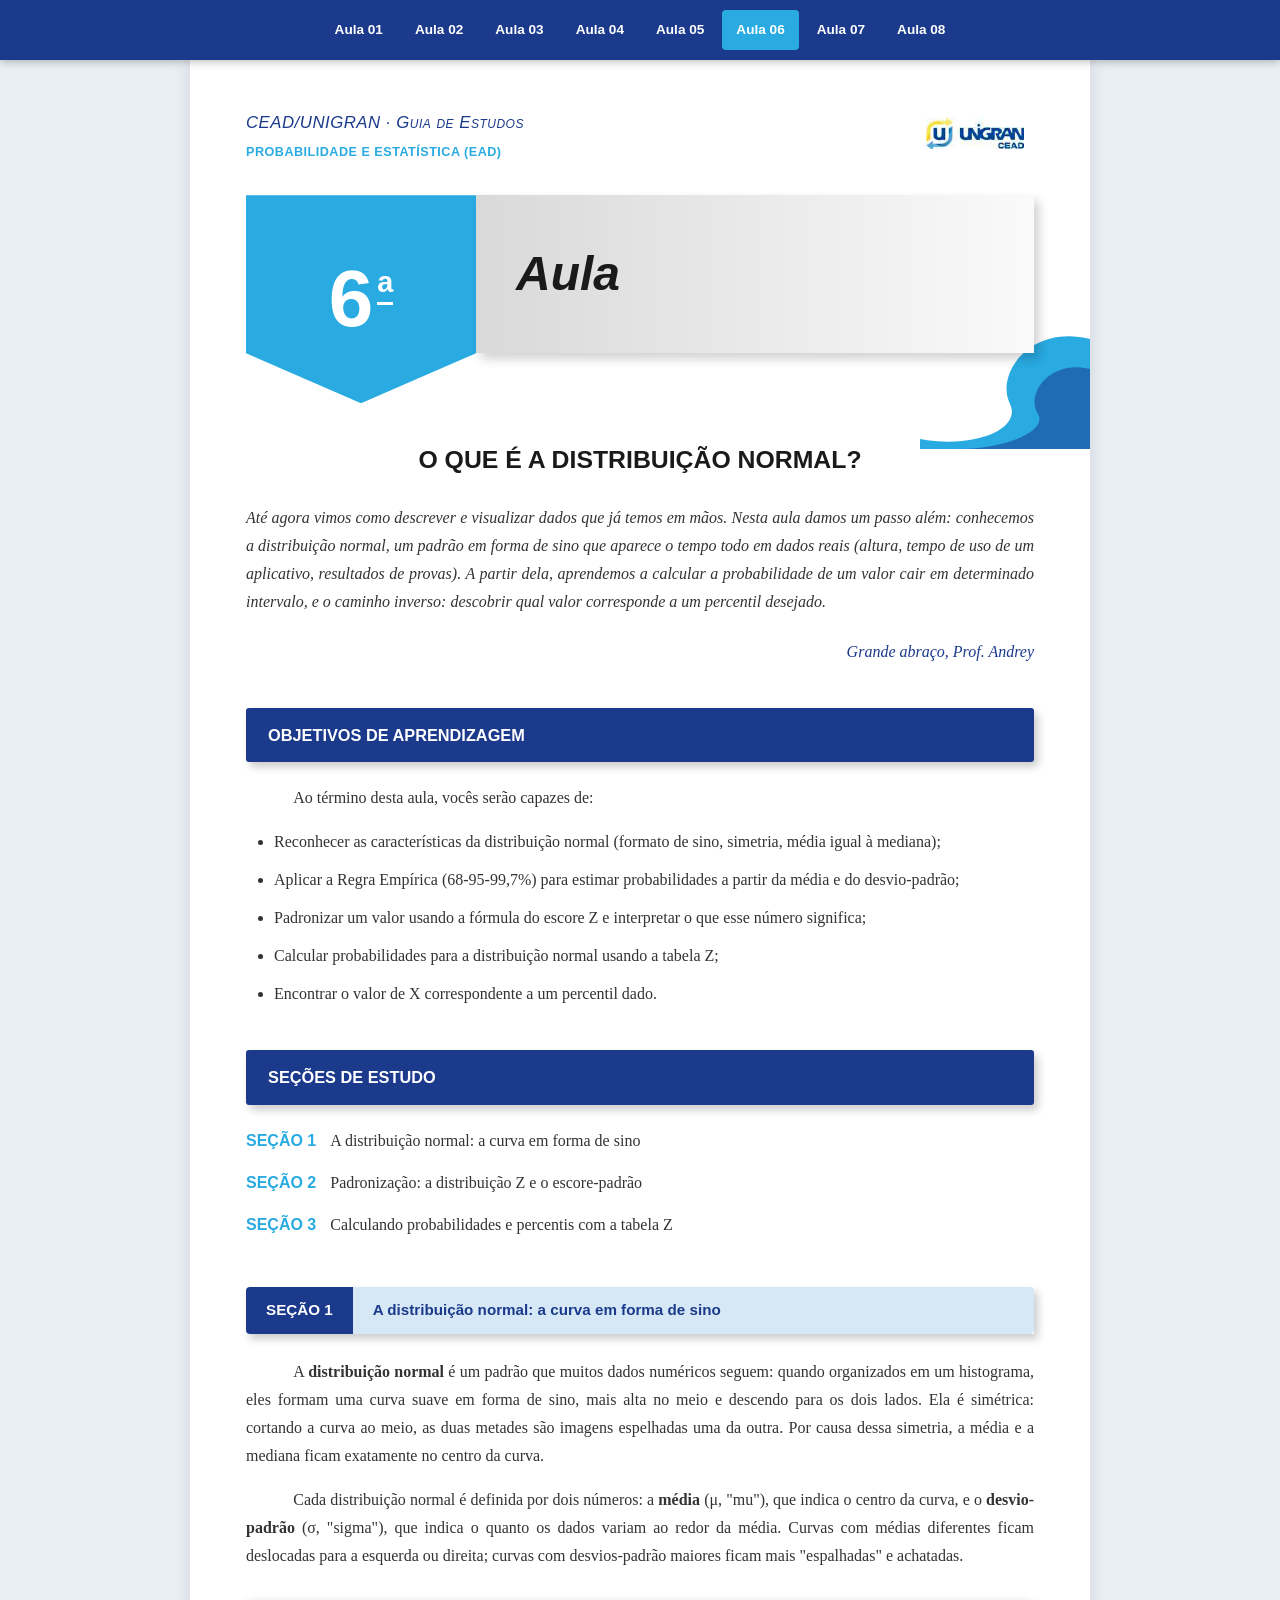
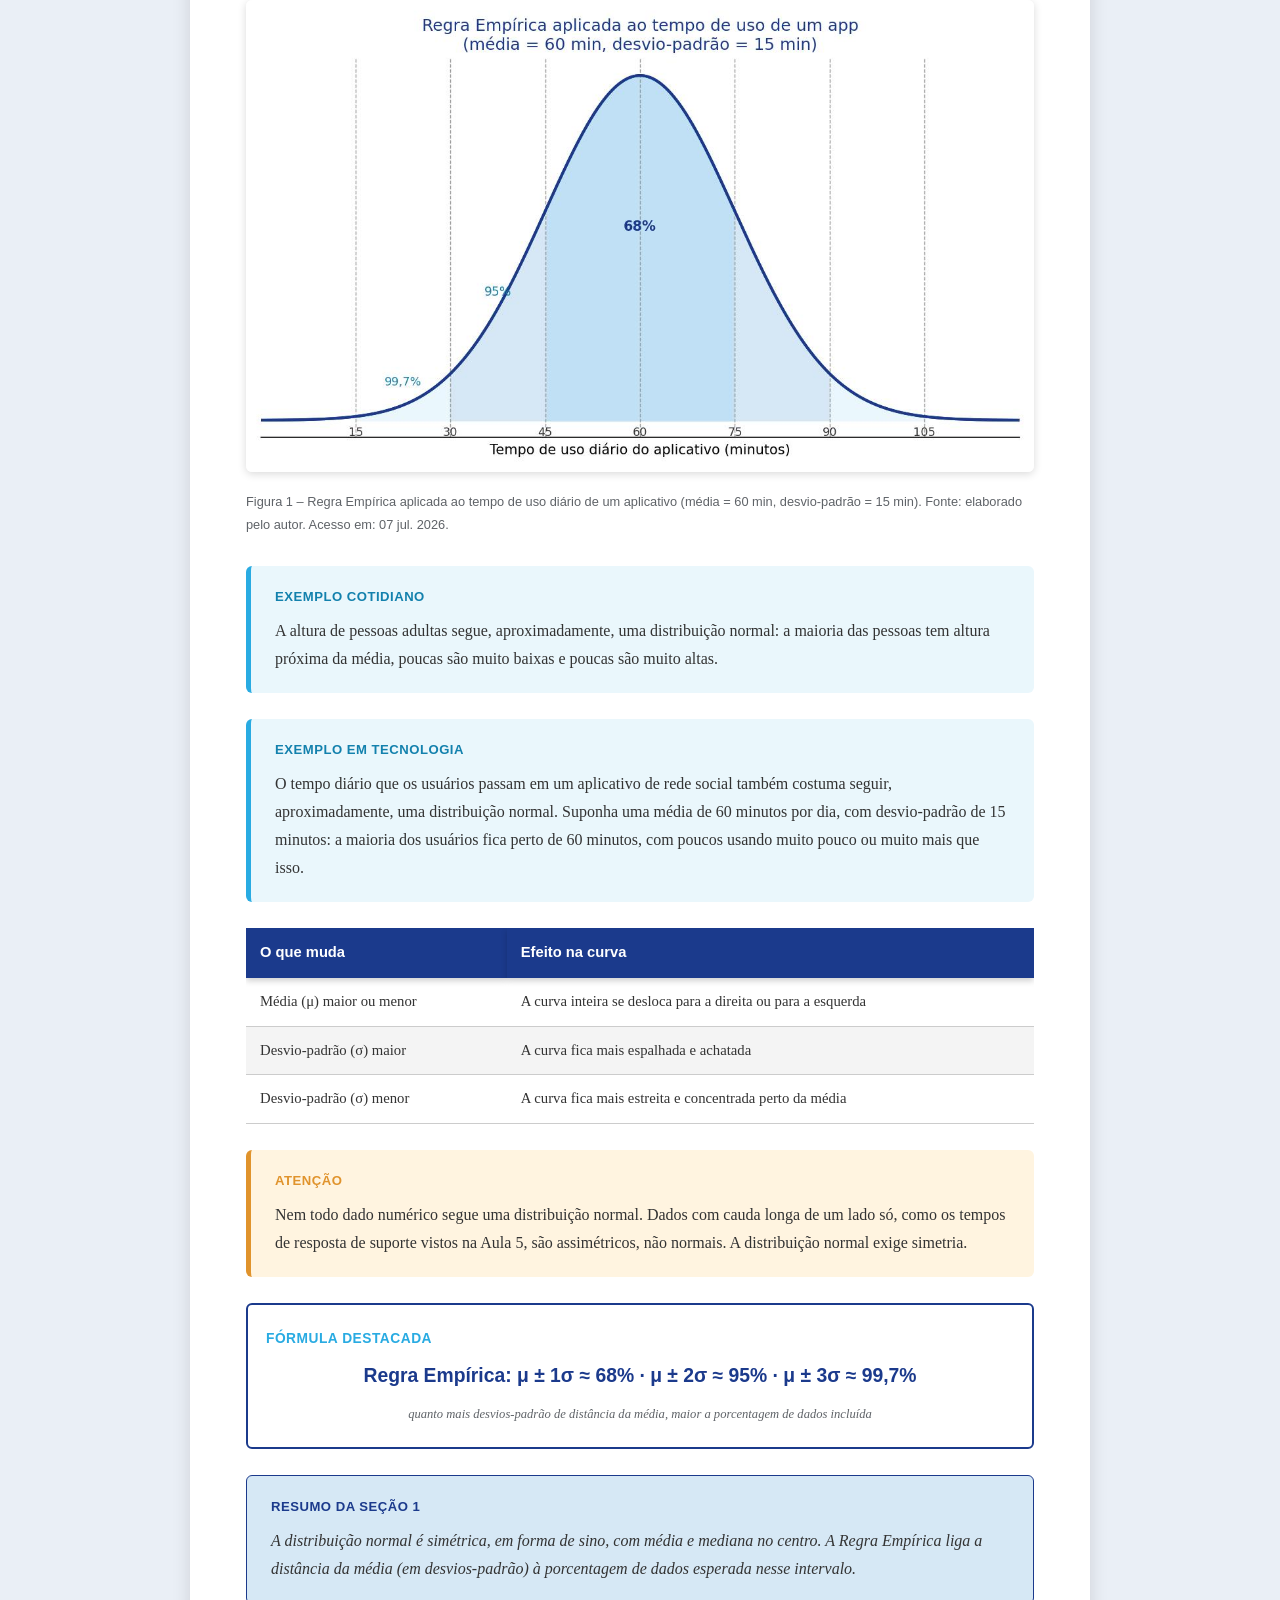
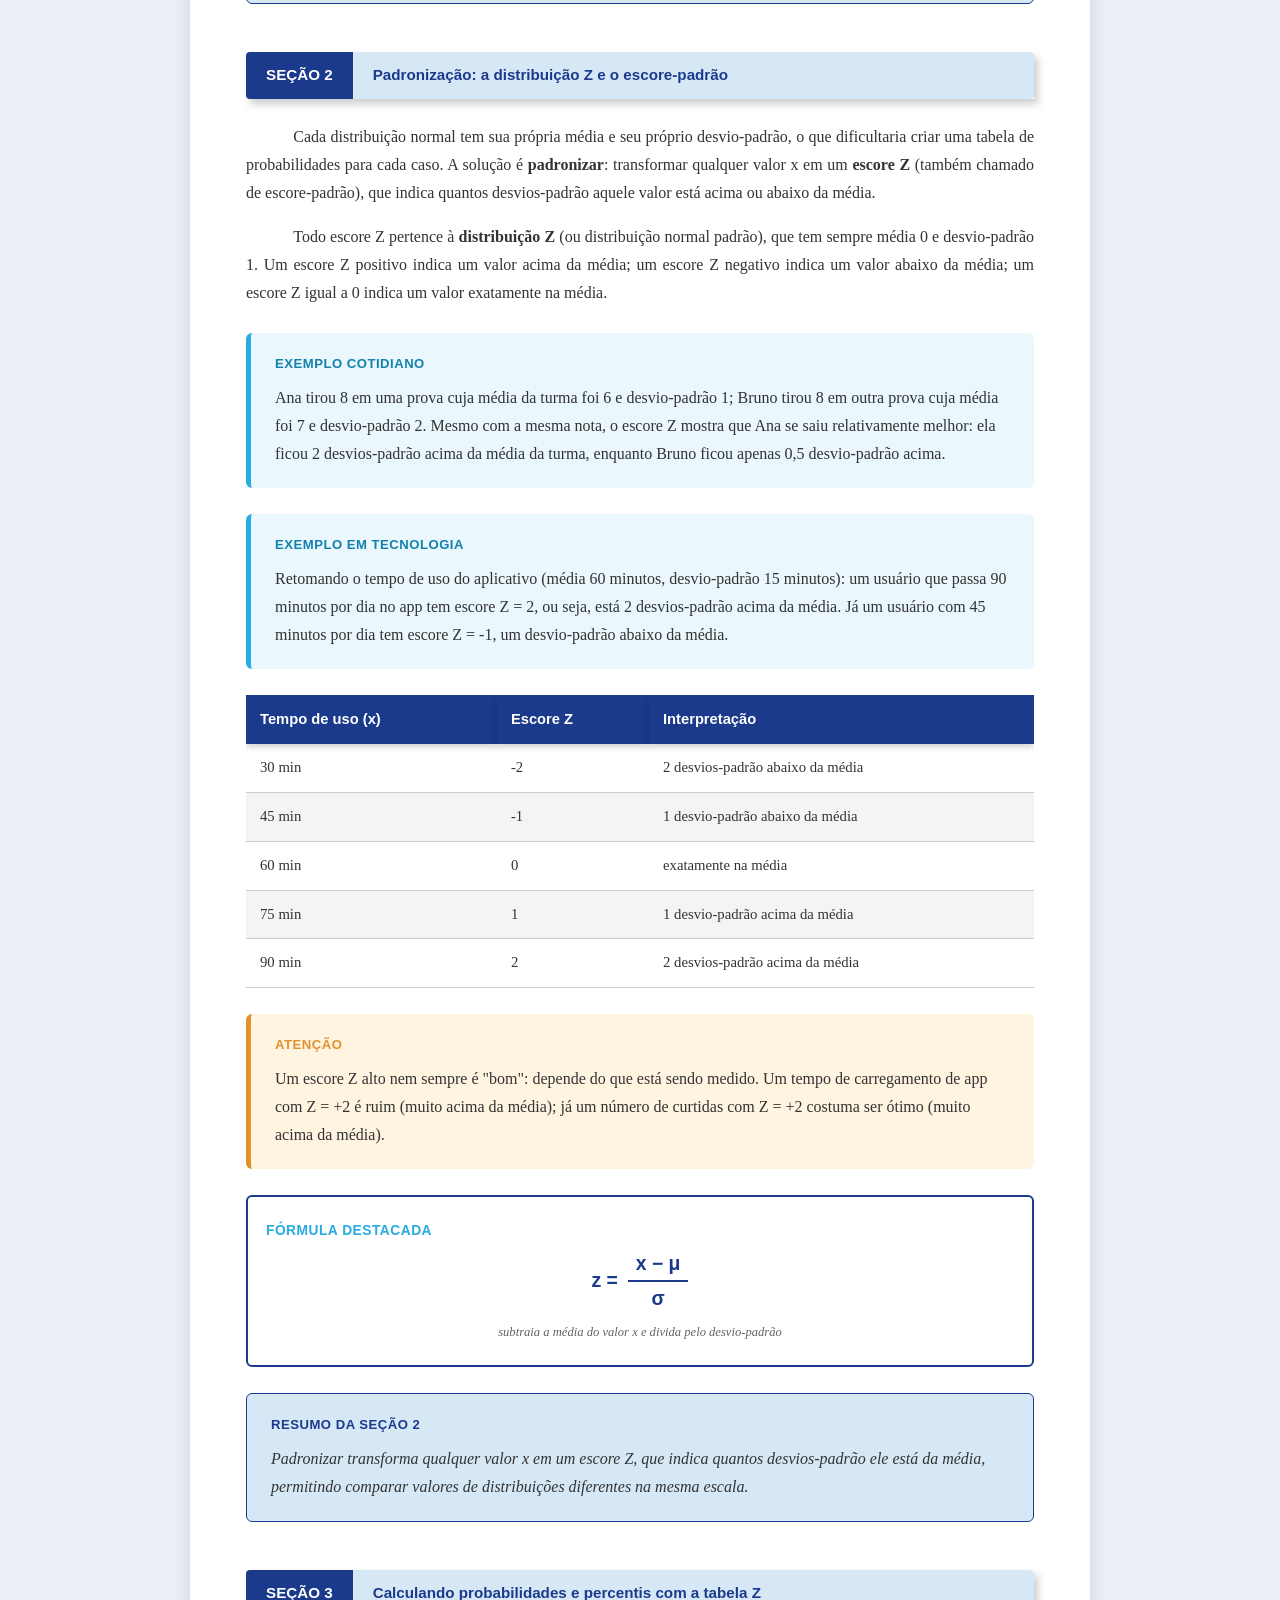
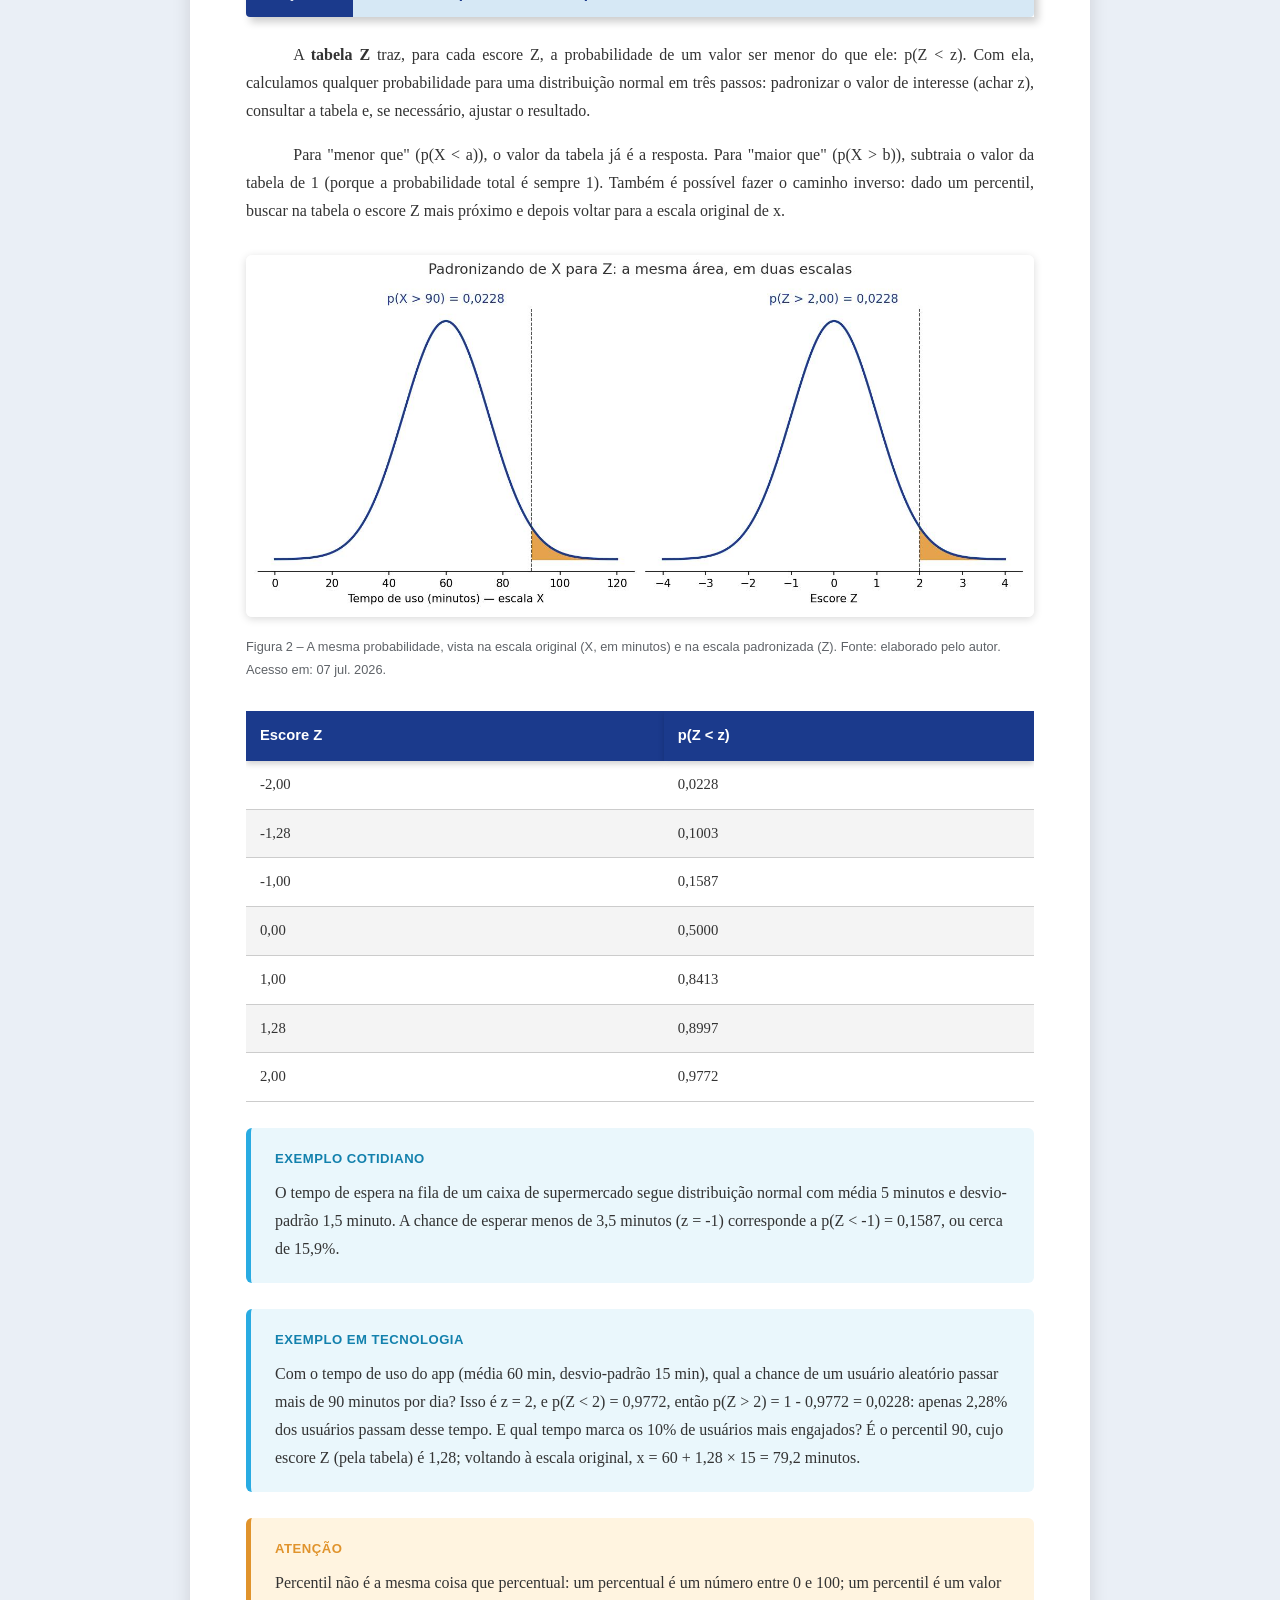
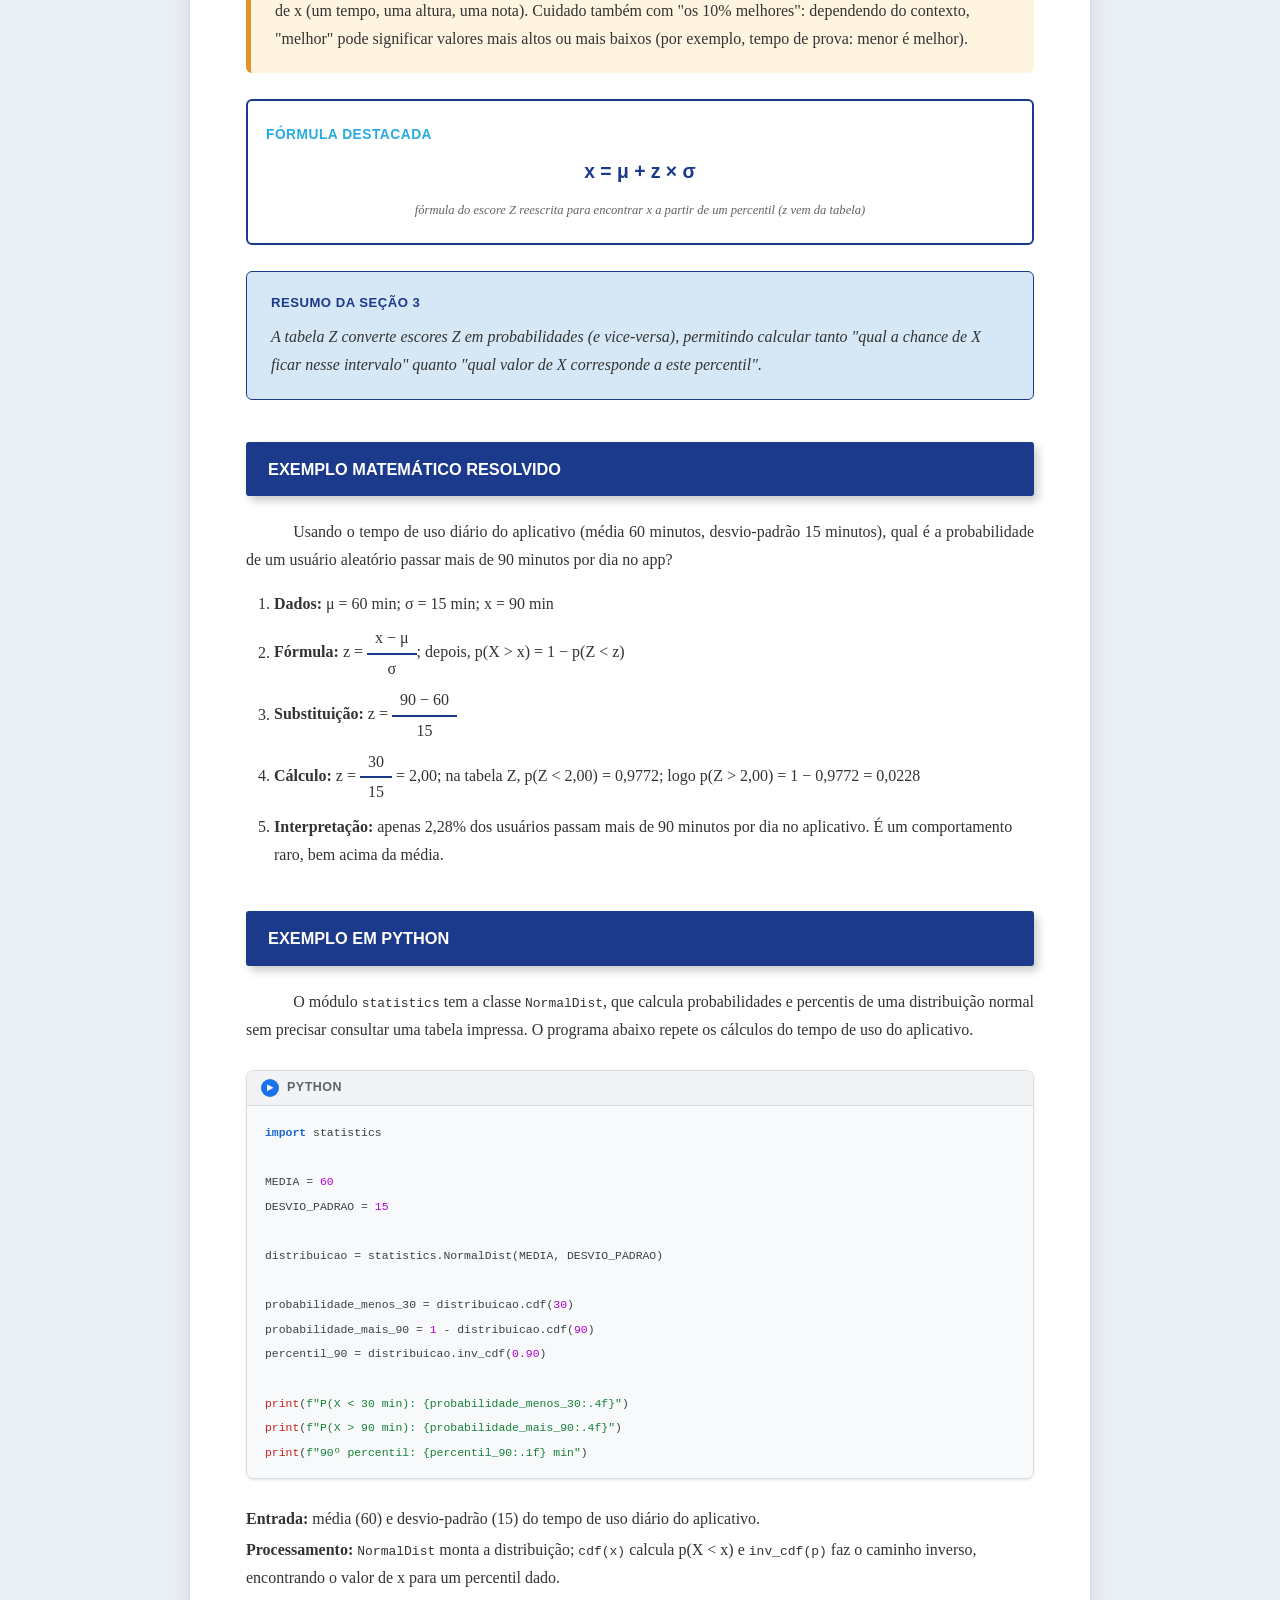
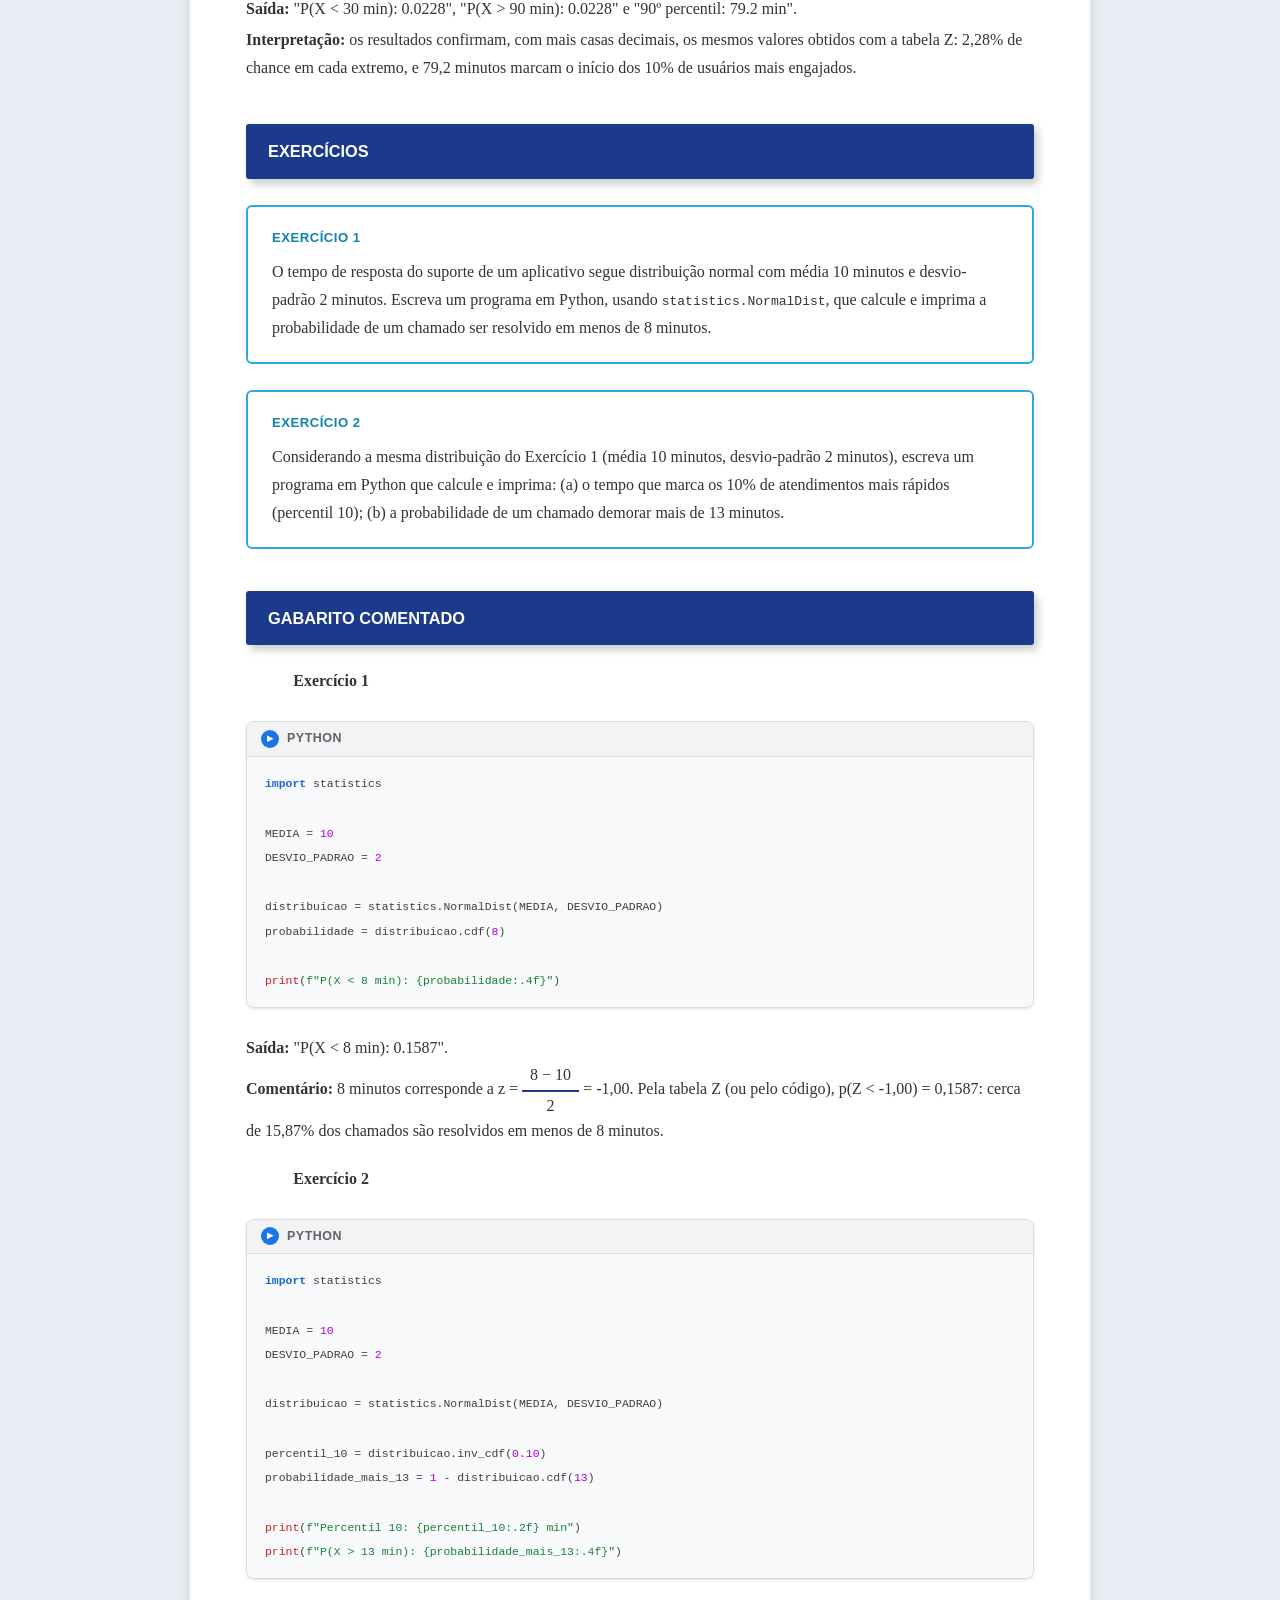
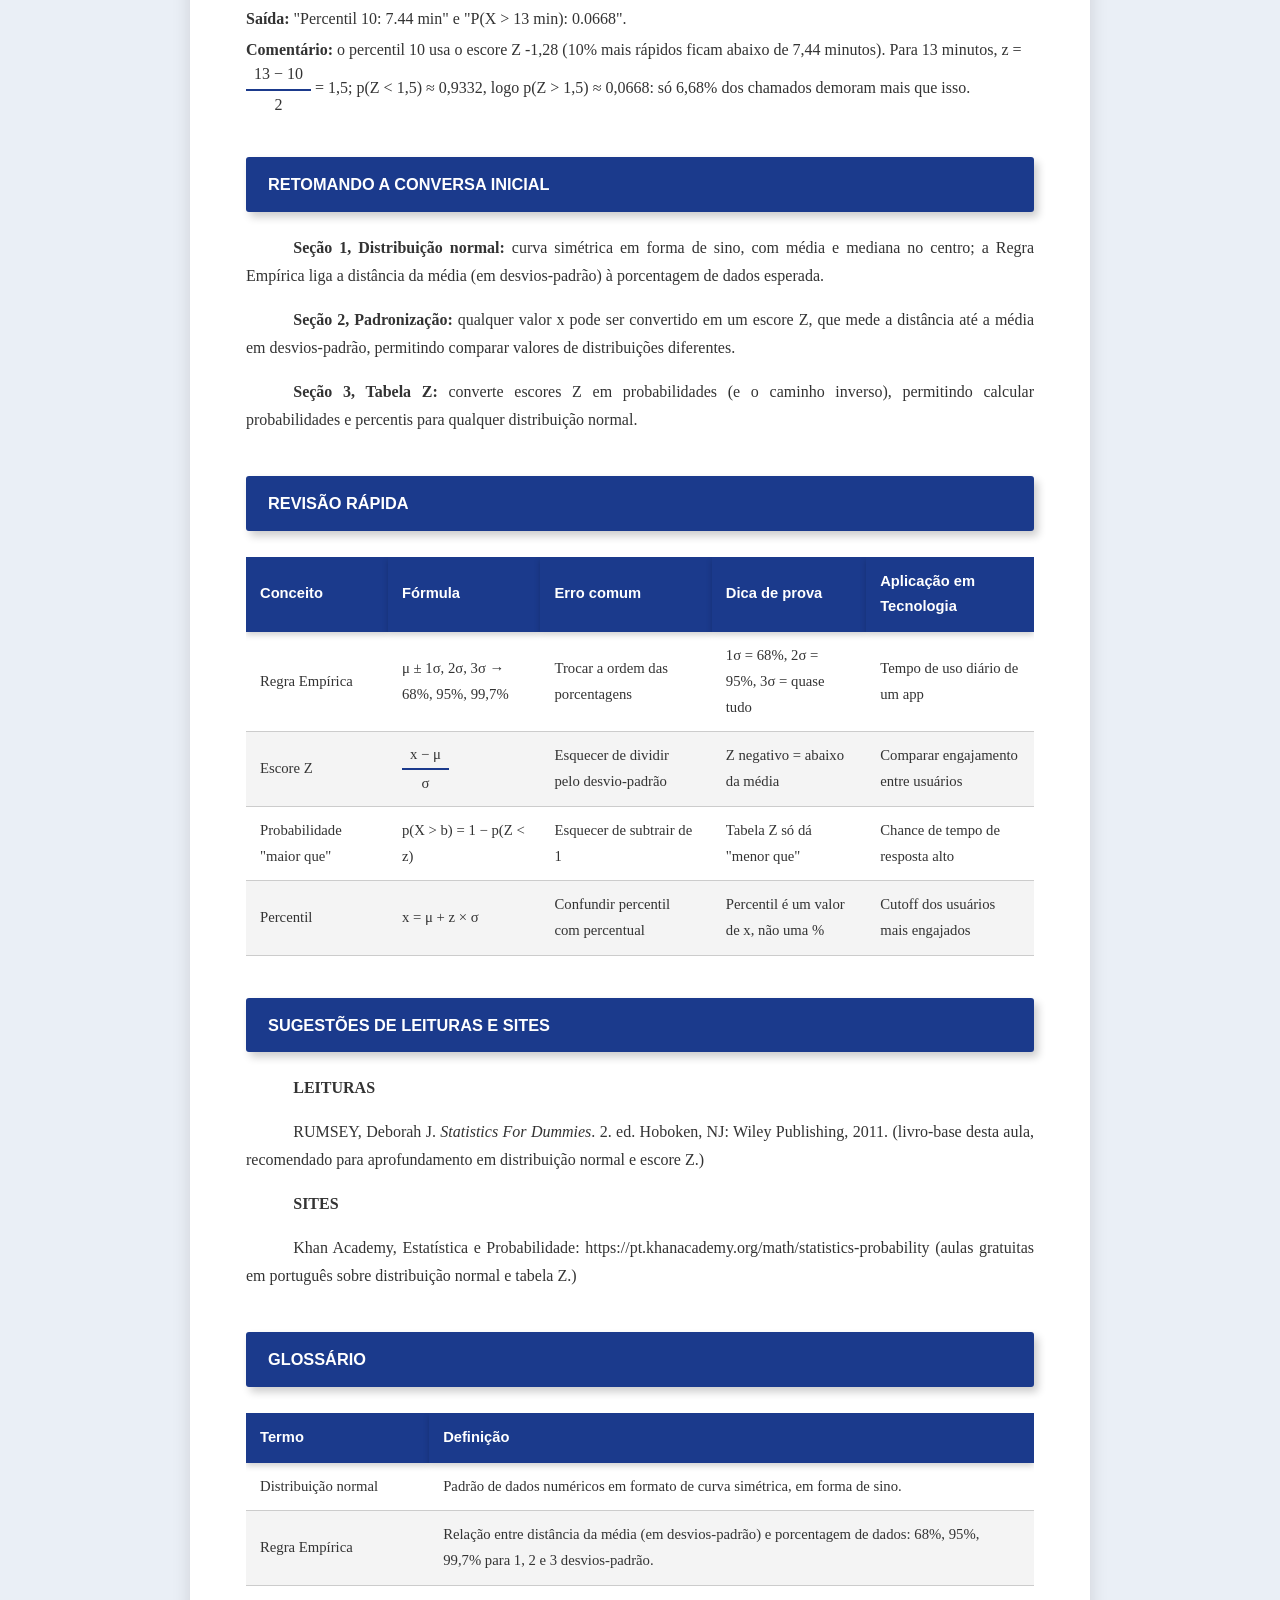
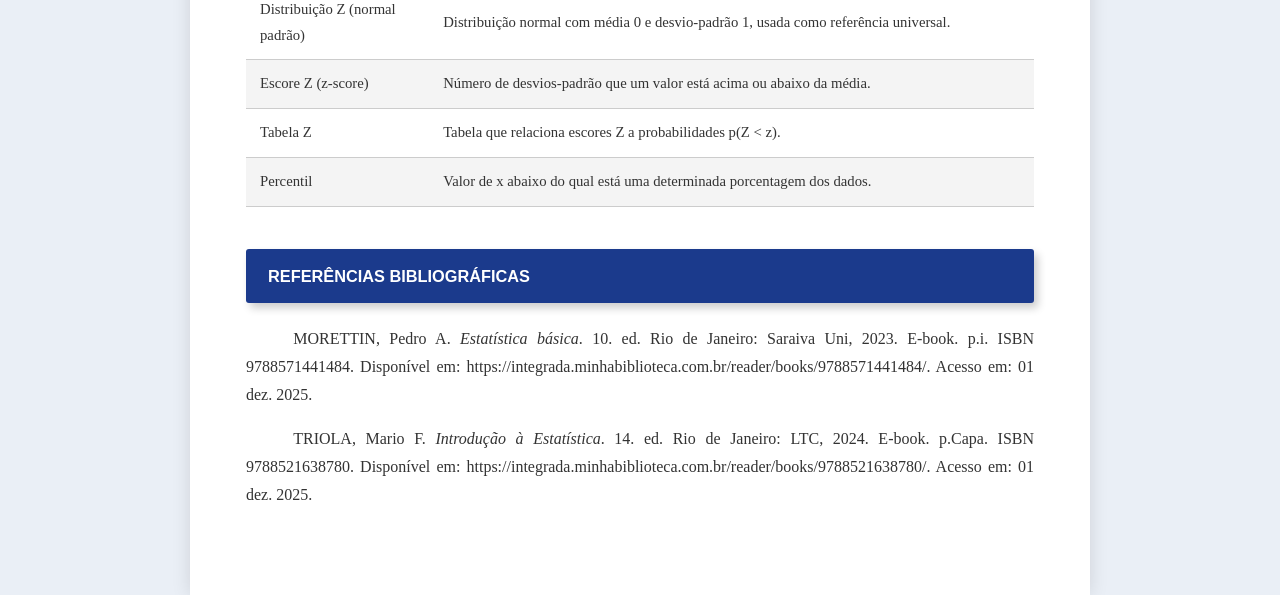
<file: Guia_Cap_6_Modelo.html>
<!DOCTYPE html>
<html lang="pt-BR">

<head>
  <meta charset="UTF-8">
  <meta name="viewport" content="width=device-width, initial-scale=1.0">
  <title>Guia de Estudos - Aula 6 - Probabilidade e Estatística (EAD)</title>
  <meta name="description"
    content="Guia de Estudos CEAD/UNIGRAN — Aula 6 da disciplina de Probabilidade e Estatística (EAD), com teoria, exemplos em Python e exercícios comentados.">
  <link rel="stylesheet" href="estilo.css">
</head>

<body>
  <a class="skip-link" href="#conteudo-principal">Pular para o conteúdo</a>
  <nav class="nav-capitulos" aria-label="Navegação entre aulas">
    <a href="index.html">Aula 01</a>
    <a href="Guia_Cap_2_Modelo.html">Aula 02</a>
    <a href="Guia_Cap_3_Modelo.html">Aula 03</a>
    <a href="Guia_Cap_4_Modelo.html">Aula 04</a>
    <a href="Guia_Cap_5_Modelo.html">Aula 05</a>
    <a href="Guia_Cap_6_Modelo.html" class="ativo" aria-current="page">Aula 06</a>
    <a href="Guia_Cap_7_Modelo.html">Aula 07</a>
    <a href="Guia_Cap_8_Modelo.html">Aula 08</a>
  </nav>
  <div class="container">

    <header class="cabecalho-textual">
      <div>
        CEAD/UNIGRAN · Guia de Estudos
        <span class="curso">PROBABILIDADE E ESTATÍSTICA (EAD)</span>
      </div>
      <img class="logo" src="imagens/logo-unigran.png" alt="Logo UNIGRAN CEAD">
    </header>
    <main id="conteudo-principal">

      <div class="pagina-abertura">
        <div class="capa-cabecalho">
          <div class="capa-numero"><span class="num">6</span><span class="ord-wrap"><span class="ord">a</span><span
                class="ord-linha"></span></span></div>
          <div class="capa-aula-fundo"><span>Aula</span></div>
          <svg class="curva-decorativa" viewBox="0 0 170 130" xmlns="http://www.w3.org/2000/svg" aria-hidden="true"
            focusable="false">
            <path d="M170,130 L170,20 C110,5 75,55 90,85 C102,110 55,130 0,120 L0,130 Z" fill="#29ABE2" />
            <path d="M170,130 L170,50 C130,40 105,75 118,95 C128,112 85,130 40,130 Z" fill="#1B3A8C" opacity="0.55" />
          </svg>
        </div>

        <h1 class="capa-titulo">O que é a distribuição normal?</h1>

        <p class="capa-intro">
          Até agora vimos como descrever e visualizar dados que já temos em
          mãos. Nesta aula damos um passo além: conhecemos a distribuição
          normal, um padrão em forma de sino que aparece o tempo todo em
          dados reais (altura, tempo de uso de um aplicativo, resultados de
          provas). A partir dela, aprendemos a calcular a probabilidade de
          um valor cair em determinado intervalo, e o caminho inverso:
          descobrir qual valor corresponde a um percentil desejado.
        </p>
        <div class="assinatura">Grande abraço, Prof. Andrey</div>
      </div>

      <h2 class="bloco-header">Objetivos de Aprendizagem</h2>
      <p>Ao término desta aula, vocês serão capazes de:</p>
      <ul>
        <li>Reconhecer as características da distribuição normal (formato
          de sino, simetria, média igual à mediana);</li>
        <li>Aplicar a Regra Empírica (68-95-99,7%) para estimar
          probabilidades a partir da média e do desvio-padrão;</li>
        <li>Padronizar um valor usando a fórmula do escore Z e interpretar
          o que esse número significa;</li>
        <li>Calcular probabilidades para a distribuição normal usando a
          tabela Z;</li>
        <li>Encontrar o valor de X correspondente a um percentil dado.</li>
      </ul>

      <h2 class="bloco-header">Seções de Estudo</h2>
      <ol class="sumario-lista">
        <li class="sumario-item"><span class="sumario-aula">SEÇÃO 1</span> A distribuição normal: a curva em forma de
          sino</li>
        <li class="sumario-item"><span class="sumario-aula">SEÇÃO 2</span> Padronização: a distribuição Z e o
          escore-padrão</li>
        <li class="sumario-item"><span class="sumario-aula">SEÇÃO 3</span> Calculando probabilidades e percentis com a
          tabela Z</li>
      </ol>

      <!-- SEÇÃO 1 -->
      <div class="secao-titulo">
        <div class="secao-etiqueta">SEÇÃO 1</div>
        <h3 class="secao-nome">A distribuição normal: a curva em forma de sino</h3>
      </div>

      <p>
        A <strong>distribuição normal</strong> é um padrão que muitos
        dados numéricos seguem: quando organizados em um histograma, eles
        formam uma curva suave em forma de sino, mais alta no meio e
        descendo para os dois lados. Ela é simétrica: cortando a curva ao
        meio, as duas metades são imagens espelhadas uma da outra. Por
        causa dessa simetria, a média e a mediana ficam exatamente no
        centro da curva.
      </p>
      <p>
        Cada distribuição normal é definida por dois números: a
        <strong>média</strong> (μ, "mu"), que indica o centro da curva, e
        o <strong>desvio-padrão</strong> (σ, "sigma"), que indica o quanto
        os dados variam ao redor da média. Curvas com médias diferentes
        ficam deslocadas para a esquerda ou direita; curvas com
        desvios-padrão maiores ficam mais "espalhadas" e achatadas.
      </p>

      <figure class="figura">
        <img src="imagens/secao1-regra-empirica.jpg"
          alt="Curva normal do tempo de uso diário de um aplicativo, com as faixas de 68%, 95% e 99,7% destacadas conforme a Regra Empírica"
          loading="lazy" decoding="async">
        <figcaption>Figura 1 – Regra Empírica aplicada ao tempo de uso
          diário de um aplicativo (média = 60 min, desvio-padrão = 15 min).
          Fonte: elaborado pelo autor. Acesso em: 07 jul. 2026.</figcaption>
      </figure>

      <div class="box box-exemplo">
        <span class="box-titulo">Exemplo cotidiano</span>
        A altura de pessoas adultas segue, aproximadamente, uma
        distribuição normal: a maioria das pessoas tem altura próxima da
        média, poucas são muito baixas e poucas são muito altas.
      </div>

      <div class="box box-exemplo">
        <span class="box-titulo">Exemplo em Tecnologia</span>
        O tempo diário que os usuários passam em um aplicativo de rede
        social também costuma seguir, aproximadamente, uma distribuição
        normal. Suponha uma média de 60 minutos por dia, com
        desvio-padrão de 15 minutos: a maioria dos usuários fica perto de
        60 minutos, com poucos usando muito pouco ou muito mais que isso.
      </div>

      <div class="tabela-wrapper">
        <table>
          <thead>
            <tr>
              <th scope="col">O que muda</th>
              <th scope="col">Efeito na curva</th>
            </tr>
          </thead>
          <tbody>
            <tr>
              <td>Média (μ) maior ou menor</td>
              <td>A curva inteira se desloca para a direita ou para a esquerda</td>
            </tr>
            <tr>
              <td>Desvio-padrão (σ) maior</td>
              <td>A curva fica mais espalhada e achatada</td>
            </tr>
            <tr>
              <td>Desvio-padrão (σ) menor</td>
              <td>A curva fica mais estreita e concentrada perto da média</td>
            </tr>
          </tbody>
        </table>
      </div>

      <div class="box box-atencao">
        <span class="box-titulo">Atenção</span>
        Nem todo dado numérico segue uma distribuição normal. Dados com
        cauda longa de um lado só, como os tempos de resposta de suporte
        vistos na Aula 5, são assimétricos, não normais. A distribuição
        normal exige simetria.
      </div>

      <div class="box box-formula">
        <span class="box-titulo">Fórmula destacada</span>
        <div class="formula-math">
          <span>Regra Empírica: μ ± 1σ ≈ 68% · μ ± 2σ ≈ 95% · μ ± 3σ ≈ 99,7%</span>
        </div>
        <span class="nota-formula">quanto mais desvios-padrão de distância da média, maior a porcentagem de dados
          incluída</span>
      </div>

      <div class="box box-resumo">
        <span class="box-titulo">Resumo da Seção 1</span>
        A distribuição normal é simétrica, em forma de sino, com média e
        mediana no centro. A Regra Empírica liga a distância da média (em
        desvios-padrão) à porcentagem de dados esperada nesse intervalo.
      </div>

      <!-- SEÇÃO 2 -->
      <div class="secao-titulo">
        <div class="secao-etiqueta">SEÇÃO 2</div>
        <h3 class="secao-nome">Padronização: a distribuição Z e o escore-padrão</h3>
      </div>

      <p>
        Cada distribuição normal tem sua própria média e seu próprio
        desvio-padrão, o que dificultaria criar uma tabela de
        probabilidades para cada caso. A solução é <strong>padronizar</strong>:
        transformar qualquer valor x em um <strong>escore Z</strong>
        (também chamado de escore-padrão), que indica quantos
        desvios-padrão aquele valor está acima ou abaixo da média.
      </p>
      <p>
        Todo escore Z pertence à <strong>distribuição Z</strong> (ou
        distribuição normal padrão), que tem sempre média 0 e
        desvio-padrão 1. Um escore Z positivo indica um valor acima da
        média; um escore Z negativo indica um valor abaixo da média; um
        escore Z igual a 0 indica um valor exatamente na média.
      </p>

      <div class="box box-exemplo">
        <span class="box-titulo">Exemplo cotidiano</span>
        Ana tirou 8 em uma prova cuja média da turma foi 6 e desvio-padrão
        1; Bruno tirou 8 em outra prova cuja média foi 7 e desvio-padrão
        2. Mesmo com a mesma nota, o escore Z mostra que Ana se saiu
        relativamente melhor: ela ficou 2 desvios-padrão acima da média da
        turma, enquanto Bruno ficou apenas 0,5 desvio-padrão acima.
      </div>

      <div class="box box-exemplo">
        <span class="box-titulo">Exemplo em Tecnologia</span>
        Retomando o tempo de uso do aplicativo (média 60 minutos,
        desvio-padrão 15 minutos): um usuário que passa 90 minutos por dia
        no app tem escore Z = 2, ou seja, está 2 desvios-padrão acima da
        média. Já um usuário com 45 minutos por dia tem escore Z = -1, um
        desvio-padrão abaixo da média.
      </div>

      <div class="tabela-wrapper">
        <table>
          <thead>
            <tr>
              <th scope="col">Tempo de uso (x)</th>
              <th scope="col">Escore Z</th>
              <th scope="col">Interpretação</th>
            </tr>
          </thead>
          <tbody>
            <tr>
              <td>30 min</td>
              <td>-2</td>
              <td>2 desvios-padrão abaixo da média</td>
            </tr>
            <tr>
              <td>45 min</td>
              <td>-1</td>
              <td>1 desvio-padrão abaixo da média</td>
            </tr>
            <tr>
              <td>60 min</td>
              <td>0</td>
              <td>exatamente na média</td>
            </tr>
            <tr>
              <td>75 min</td>
              <td>1</td>
              <td>1 desvio-padrão acima da média</td>
            </tr>
            <tr>
              <td>90 min</td>
              <td>2</td>
              <td>2 desvios-padrão acima da média</td>
            </tr>
          </tbody>
        </table>
      </div>

      <div class="box box-atencao">
        <span class="box-titulo">Atenção</span>
        Um escore Z alto nem sempre é "bom": depende do que está sendo
        medido. Um tempo de carregamento de app com Z = +2 é ruim (muito
        acima da média); já um número de curtidas com Z = +2 costuma ser
        ótimo (muito acima da média).
      </div>

      <div class="box box-formula">
        <span class="box-titulo">Fórmula destacada</span>
        <div class="formula-math">
          <span>z =</span>
          <span class="fracao"><span class="num">x − μ</span><span class="den">σ</span></span>
        </div>
        <span class="nota-formula">subtraia a média do valor x e divida pelo desvio-padrão</span>
      </div>

      <div class="box box-resumo">
        <span class="box-titulo">Resumo da Seção 2</span>
        Padronizar transforma qualquer valor x em um escore Z, que indica
        quantos desvios-padrão ele está da média, permitindo comparar
        valores de distribuições diferentes na mesma escala.
      </div>

      <!-- SEÇÃO 3 -->
      <div class="secao-titulo">
        <div class="secao-etiqueta">SEÇÃO 3</div>
        <h3 class="secao-nome">Calculando probabilidades e percentis com a tabela Z</h3>
      </div>

      <p>
        A <strong>tabela Z</strong> traz, para cada escore Z, a
        probabilidade de um valor ser menor do que ele: p(Z &lt; z). Com
        ela, calculamos qualquer probabilidade para uma distribuição
        normal em três passos: padronizar o valor de interesse (achar z),
        consultar a tabela e, se necessário, ajustar o resultado.
      </p>
      <p>
        Para "menor que" (p(X &lt; a)), o valor da tabela já é a resposta.
        Para "maior que" (p(X &gt; b)), subtraia o valor da tabela de 1
        (porque a probabilidade total é sempre 1). Também é possível
        fazer o caminho inverso: dado um percentil, buscar na tabela o
        escore Z mais próximo e depois voltar para a escala original de x.
      </p>

      <figure class="figura">
        <img src="imagens/secao3-padronizacao-xz.jpg"
          alt="Comparação entre a área sob a curva na escala X (tempo de uso) e na escala Z (escore padronizado), ambas representando a mesma probabilidade"
          loading="lazy" decoding="async">
        <figcaption>Figura 2 – A mesma probabilidade, vista na escala
          original (X, em minutos) e na escala padronizada (Z). Fonte:
          elaborado pelo autor. Acesso em: 07 jul. 2026.</figcaption>
      </figure>

      <div class="tabela-wrapper">
        <table>
          <thead>
            <tr>
              <th scope="col">Escore Z</th>
              <th scope="col">p(Z &lt; z)</th>
            </tr>
          </thead>
          <tbody>
            <tr>
              <td>-2,00</td>
              <td>0,0228</td>
            </tr>
            <tr>
              <td>-1,28</td>
              <td>0,1003</td>
            </tr>
            <tr>
              <td>-1,00</td>
              <td>0,1587</td>
            </tr>
            <tr>
              <td>0,00</td>
              <td>0,5000</td>
            </tr>
            <tr>
              <td>1,00</td>
              <td>0,8413</td>
            </tr>
            <tr>
              <td>1,28</td>
              <td>0,8997</td>
            </tr>
            <tr>
              <td>2,00</td>
              <td>0,9772</td>
            </tr>
          </tbody>
        </table>
      </div>

      <div class="box box-exemplo">
        <span class="box-titulo">Exemplo cotidiano</span>
        O tempo de espera na fila de um caixa de supermercado segue
        distribuição normal com média 5 minutos e desvio-padrão 1,5
        minuto. A chance de esperar menos de 3,5 minutos (z = -1)
        corresponde a p(Z &lt; -1) = 0,1587, ou cerca de 15,9%.
      </div>

      <div class="box box-exemplo">
        <span class="box-titulo">Exemplo em Tecnologia</span>
        Com o tempo de uso do app (média 60 min, desvio-padrão 15 min),
        qual a chance de um usuário aleatório passar mais de 90 minutos
        por dia? Isso é z = 2, e p(Z &lt; 2) = 0,9772, então p(Z &gt; 2) =
        1 - 0,9772 = 0,0228: apenas 2,28% dos usuários passam desse
        tempo. E qual tempo marca os 10% de usuários mais engajados? É o
        percentil 90, cujo escore Z (pela tabela) é 1,28; voltando à
        escala original, x = 60 + 1,28 × 15 = 79,2 minutos.
      </div>

      <div class="box box-atencao">
        <span class="box-titulo">Atenção</span>
        Percentil não é a mesma coisa que percentual: um percentual é um
        número entre 0 e 100; um percentil é um valor de x (um tempo, uma
        altura, uma nota). Cuidado também com "os 10% melhores": dependendo
        do contexto, "melhor" pode significar valores mais altos ou mais
        baixos (por exemplo, tempo de prova: menor é melhor).
      </div>

      <div class="box box-formula">
        <span class="box-titulo">Fórmula destacada</span>
        <div class="formula-math">
          <span>x = μ + z × σ</span>
        </div>
        <span class="nota-formula">fórmula do escore Z reescrita para encontrar x a partir de um percentil (z vem da
          tabela)</span>
      </div>

      <div class="box box-resumo">
        <span class="box-titulo">Resumo da Seção 3</span>
        A tabela Z converte escores Z em probabilidades (e vice-versa),
        permitindo calcular tanto "qual a chance de X ficar nesse
        intervalo" quanto "qual valor de X corresponde a este percentil".
      </div>

      <h2 class="bloco-header">Exemplo Matemático Resolvido</h2>
      <p>
        Usando o tempo de uso diário do aplicativo (média 60 minutos,
        desvio-padrão 15 minutos), qual é a probabilidade de um usuário
        aleatório passar mais de 90 minutos por dia no app?
      </p>
      <ol>
        <li><strong>Dados:</strong> μ = 60 min; σ = 15 min; x = 90 min</li>
        <li><strong>Fórmula:</strong> z =
          <span class="fracao"><span class="num">x − μ</span><span class="den">σ</span></span>;
          depois, p(X &gt; x) = 1 − p(Z &lt; z)
        </li>
        <li><strong>Substituição:</strong> z =
          <span class="fracao"><span class="num">90 − 60</span><span class="den">15</span></span>
        </li>
        <li><strong>Cálculo:</strong> z =
          <span class="fracao"><span class="num">30</span><span class="den">15</span></span>
          = 2,00; na tabela Z, p(Z &lt; 2,00) = 0,9772; logo p(Z &gt; 2,00)
          = 1 − 0,9772 = 0,0228
        </li>
        <li><strong>Interpretação:</strong> apenas 2,28% dos usuários
          passam mais de 90 minutos por dia no aplicativo. É um
          comportamento raro, bem acima da média.</li>
      </ol>

      <h2 class="bloco-header">Exemplo em Python</h2>
      <p>
        O módulo <code>statistics</code> tem a classe
        <code>NormalDist</code>, que calcula probabilidades e percentis de
        uma distribuição normal sem precisar consultar uma tabela
        impressa. O programa abaixo repete os cálculos do tempo de uso do
        aplicativo.
      </p>
      <div class="box box-python">
        <div class="codigo-cabecalho"><span class="botao-play" aria-hidden="true">&#9654;</span>Python</div>
        <pre><code class="language-python"><span class="cm-kw">import</span> statistics

MEDIA = <span class="cm-num">60</span>
DESVIO_PADRAO = <span class="cm-num">15</span>

distribuicao = statistics.NormalDist(MEDIA, DESVIO_PADRAO)

probabilidade_menos_30 = distribuicao.cdf(<span class="cm-num">30</span>)
probabilidade_mais_90 = <span class="cm-num">1</span> - distribuicao.cdf(<span class="cm-num">90</span>)
percentil_90 = distribuicao.inv_cdf(<span class="cm-num">0.90</span>)

<span class="cm-bi">print</span>(<span class="cm-str">f"P(X &lt; 30 min): {probabilidade_menos_30:.4f}"</span>)
<span class="cm-bi">print</span>(<span class="cm-str">f"P(X &gt; 90 min): {probabilidade_mais_90:.4f}"</span>)
<span class="cm-bi">print</span>(<span class="cm-str">f"90º percentil: {percentil_90:.1f} min"</span>)
</code></pre>
      </div>
      <div class="explicacao-codigo">
        <p><strong>Entrada:</strong> média (60) e desvio-padrão (15) do
          tempo de uso diário do aplicativo.</p>
        <p><strong>Processamento:</strong> <code>NormalDist</code> monta a
          distribuição; <code>cdf(x)</code> calcula p(X &lt; x) e
          <code>inv_cdf(p)</code> faz o caminho inverso, encontrando o
          valor de x para um percentil dado.
        </p>
        <p><strong>Saída:</strong> "P(X &lt; 30 min): 0.0228", "P(X &gt; 90
          min): 0.0228" e "90º percentil: 79.2 min".</p>
        <p><strong>Interpretação:</strong> os resultados confirmam, com
          mais casas decimais, os mesmos valores obtidos com a tabela Z:
          2,28% de chance em cada extremo, e 79,2 minutos marcam o início
          dos 10% de usuários mais engajados.</p>
      </div>

      <h2 class="bloco-header">Exercícios</h2>

      <div class="box box-exercicio">
        <span class="box-titulo">Exercício 1</span>
        O tempo de resposta do suporte de um aplicativo segue distribuição
        normal com média 10 minutos e desvio-padrão 2 minutos. Escreva um
        programa em Python, usando <code>statistics.NormalDist</code>,
        que calcule e imprima a probabilidade de um chamado ser resolvido
        em menos de 8 minutos.
      </div>

      <div class="box box-exercicio">
        <span class="box-titulo">Exercício 2</span>
        Considerando a mesma distribuição do Exercício 1 (média 10
        minutos, desvio-padrão 2 minutos), escreva um programa em Python
        que calcule e imprima: (a) o tempo que marca os 10% de
        atendimentos mais rápidos (percentil 10); (b) a probabilidade de
        um chamado demorar mais de 13 minutos.
      </div>

      <h2 class="bloco-header">Gabarito Comentado</h2>

      <p><strong>Exercício 1</strong></p>
      <div class="box box-python">
        <div class="codigo-cabecalho"><span class="botao-play" aria-hidden="true">&#9654;</span>Python</div>
        <pre><code class="language-python"><span class="cm-kw">import</span> statistics

MEDIA = <span class="cm-num">10</span>
DESVIO_PADRAO = <span class="cm-num">2</span>

distribuicao = statistics.NormalDist(MEDIA, DESVIO_PADRAO)
probabilidade = distribuicao.cdf(<span class="cm-num">8</span>)

<span class="cm-bi">print</span>(<span class="cm-str">f"P(X &lt; 8 min): {probabilidade:.4f}"</span>)
</code></pre>
      </div>
      <div class="explicacao-codigo">
        <p><strong>Saída:</strong> "P(X &lt; 8 min): 0.1587".</p>
        <p><strong>Comentário:</strong> 8 minutos corresponde a z =
          <span class="fracao"><span class="num">8 − 10</span><span class="den">2</span></span>
          = -1,00. Pela tabela Z (ou pelo código), p(Z &lt; -1,00) =
          0,1587: cerca de 15,87% dos chamados são resolvidos em menos de
          8 minutos.
        </p>
      </div>

      <p><strong>Exercício 2</strong></p>
      <div class="box box-python">
        <div class="codigo-cabecalho"><span class="botao-play" aria-hidden="true">&#9654;</span>Python</div>
        <pre><code class="language-python"><span class="cm-kw">import</span> statistics

MEDIA = <span class="cm-num">10</span>
DESVIO_PADRAO = <span class="cm-num">2</span>

distribuicao = statistics.NormalDist(MEDIA, DESVIO_PADRAO)

percentil_10 = distribuicao.inv_cdf(<span class="cm-num">0.10</span>)
probabilidade_mais_13 = <span class="cm-num">1</span> - distribuicao.cdf(<span class="cm-num">13</span>)

<span class="cm-bi">print</span>(<span class="cm-str">f"Percentil 10: {percentil_10:.2f} min"</span>)
<span class="cm-bi">print</span>(<span class="cm-str">f"P(X &gt; 13 min): {probabilidade_mais_13:.4f}"</span>)
</code></pre>
      </div>
      <div class="explicacao-codigo">
        <p><strong>Saída:</strong> "Percentil 10: 7.44 min" e "P(X &gt; 13
          min): 0.0668".</p>
        <p><strong>Comentário:</strong> o percentil 10 usa o escore Z
          -1,28 (10% mais rápidos ficam abaixo de 7,44 minutos). Para 13
          minutos, z =
          <span class="fracao"><span class="num">13 − 10</span><span class="den">2</span></span>
          = 1,5; p(Z &lt; 1,5) ≈ 0,9332, logo p(Z &gt; 1,5) ≈ 0,0668: só
          6,68% dos chamados demoram mais que isso.
        </p>
      </div>

      <h2 class="bloco-header">Retomando a Conversa Inicial</h2>

      <p><strong>Seção 1, Distribuição normal:</strong> curva simétrica em
        forma de sino, com média e mediana no centro; a Regra Empírica liga
        a distância da média (em desvios-padrão) à porcentagem de dados
        esperada.</p>

      <p><strong>Seção 2, Padronização:</strong> qualquer valor x pode ser
        convertido em um escore Z, que mede a distância até a média em
        desvios-padrão, permitindo comparar valores de distribuições
        diferentes.</p>

      <p><strong>Seção 3, Tabela Z:</strong> converte escores Z em
        probabilidades (e o caminho inverso), permitindo calcular
        probabilidades e percentis para qualquer distribuição normal.</p>

      <h2 class="bloco-header">Revisão Rápida</h2>
      <div class="tabela-wrapper">
        <table>
          <thead>
            <tr>
              <th scope="col">Conceito</th>
              <th scope="col">Fórmula</th>
              <th scope="col">Erro comum</th>
              <th scope="col">Dica de prova</th>
              <th scope="col">Aplicação em Tecnologia</th>
            </tr>
          </thead>
          <tbody>
            <tr>
              <td>Regra Empírica</td>
              <td>μ ± 1σ, 2σ, 3σ → 68%, 95%, 99,7%</td>
              <td>Trocar a ordem das porcentagens</td>
              <td>1σ = 68%, 2σ = 95%, 3σ = quase tudo</td>
              <td>Tempo de uso diário de um app</td>
            </tr>
            <tr>
              <td>Escore Z</td>
              <td><span class="fracao"><span class="num">x − μ</span><span class="den">σ</span></span></td>
              <td>Esquecer de dividir pelo desvio-padrão</td>
              <td>Z negativo = abaixo da média</td>
              <td>Comparar engajamento entre usuários</td>
            </tr>
            <tr>
              <td>Probabilidade "maior que"</td>
              <td>p(X &gt; b) = 1 − p(Z &lt; z)</td>
              <td>Esquecer de subtrair de 1</td>
              <td>Tabela Z só dá "menor que"</td>
              <td>Chance de tempo de resposta alto</td>
            </tr>
            <tr>
              <td>Percentil</td>
              <td>x = μ + z × σ</td>
              <td>Confundir percentil com percentual</td>
              <td>Percentil é um valor de x, não uma %</td>
              <td>Cutoff dos usuários mais engajados</td>
            </tr>
          </tbody>
        </table>
      </div>

      <h2 class="bloco-header">Sugestões de Leituras e Sites</h2>
      <p><strong>LEITURAS</strong></p>
      <p>RUMSEY, Deborah J. <em>Statistics For Dummies</em>. 2. ed. Hoboken,
        NJ: Wiley Publishing, 2011. (livro-base desta aula, recomendado para
        aprofundamento em distribuição normal e escore Z.)</p>
      <p><strong>SITES</strong></p>
      <p>Khan Academy, Estatística e Probabilidade:
        https://pt.khanacademy.org/math/statistics-probability (aulas
        gratuitas em português sobre distribuição normal e tabela Z.)</p>

      <h2 class="bloco-header">Glossário</h2>
      <div class="tabela-wrapper">
        <table>
          <thead>
            <tr>
              <th scope="col">Termo</th>
              <th scope="col">Definição</th>
            </tr>
          </thead>
          <tbody>
            <tr>
              <td>Distribuição normal</td>
              <td>Padrão de dados numéricos em formato de curva simétrica, em forma de sino.</td>
            </tr>
            <tr>
              <td>Regra Empírica</td>
              <td>Relação entre distância da média (em desvios-padrão) e porcentagem de dados: 68%, 95%, 99,7% para 1, 2
                e 3 desvios-padrão.</td>
            </tr>
            <tr>
              <td>Distribuição Z (normal padrão)</td>
              <td>Distribuição normal com média 0 e desvio-padrão 1, usada como referência universal.</td>
            </tr>
            <tr>
              <td>Escore Z (z-score)</td>
              <td>Número de desvios-padrão que um valor está acima ou abaixo da média.</td>
            </tr>
            <tr>
              <td>Tabela Z</td>
              <td>Tabela que relaciona escores Z a probabilidades p(Z &lt; z).</td>
            </tr>
            <tr>
              <td>Percentil</td>
              <td>Valor de x abaixo do qual está uma determinada porcentagem dos dados.</td>
            </tr>
          </tbody>
        </table>
      </div>

      <h2 class="bloco-header">Referências Bibliográficas</h2>
      <p>MORETTIN, Pedro A. <em>Estatística básica</em>. 10. ed. Rio de
        Janeiro: Saraiva Uni, 2023. E-book. p.i. ISBN 9788571441484.
        Disponível em:
        https://integrada.minhabiblioteca.com.br/reader/books/9788571441484/.
        Acesso em: 01 dez. 2025.</p>
      <p>TRIOLA, Mario F. <em>Introdução à Estatística</em>. 14. ed. Rio de
        Janeiro: LTC, 2024. E-book. p.Capa. ISBN 9788521638780. Disponível em:
        https://integrada.minhabiblioteca.com.br/reader/books/9788521638780/.
        Acesso em: 01 dez. 2025.</p>

    </main>
  </div>
</body>

</html>
</file>
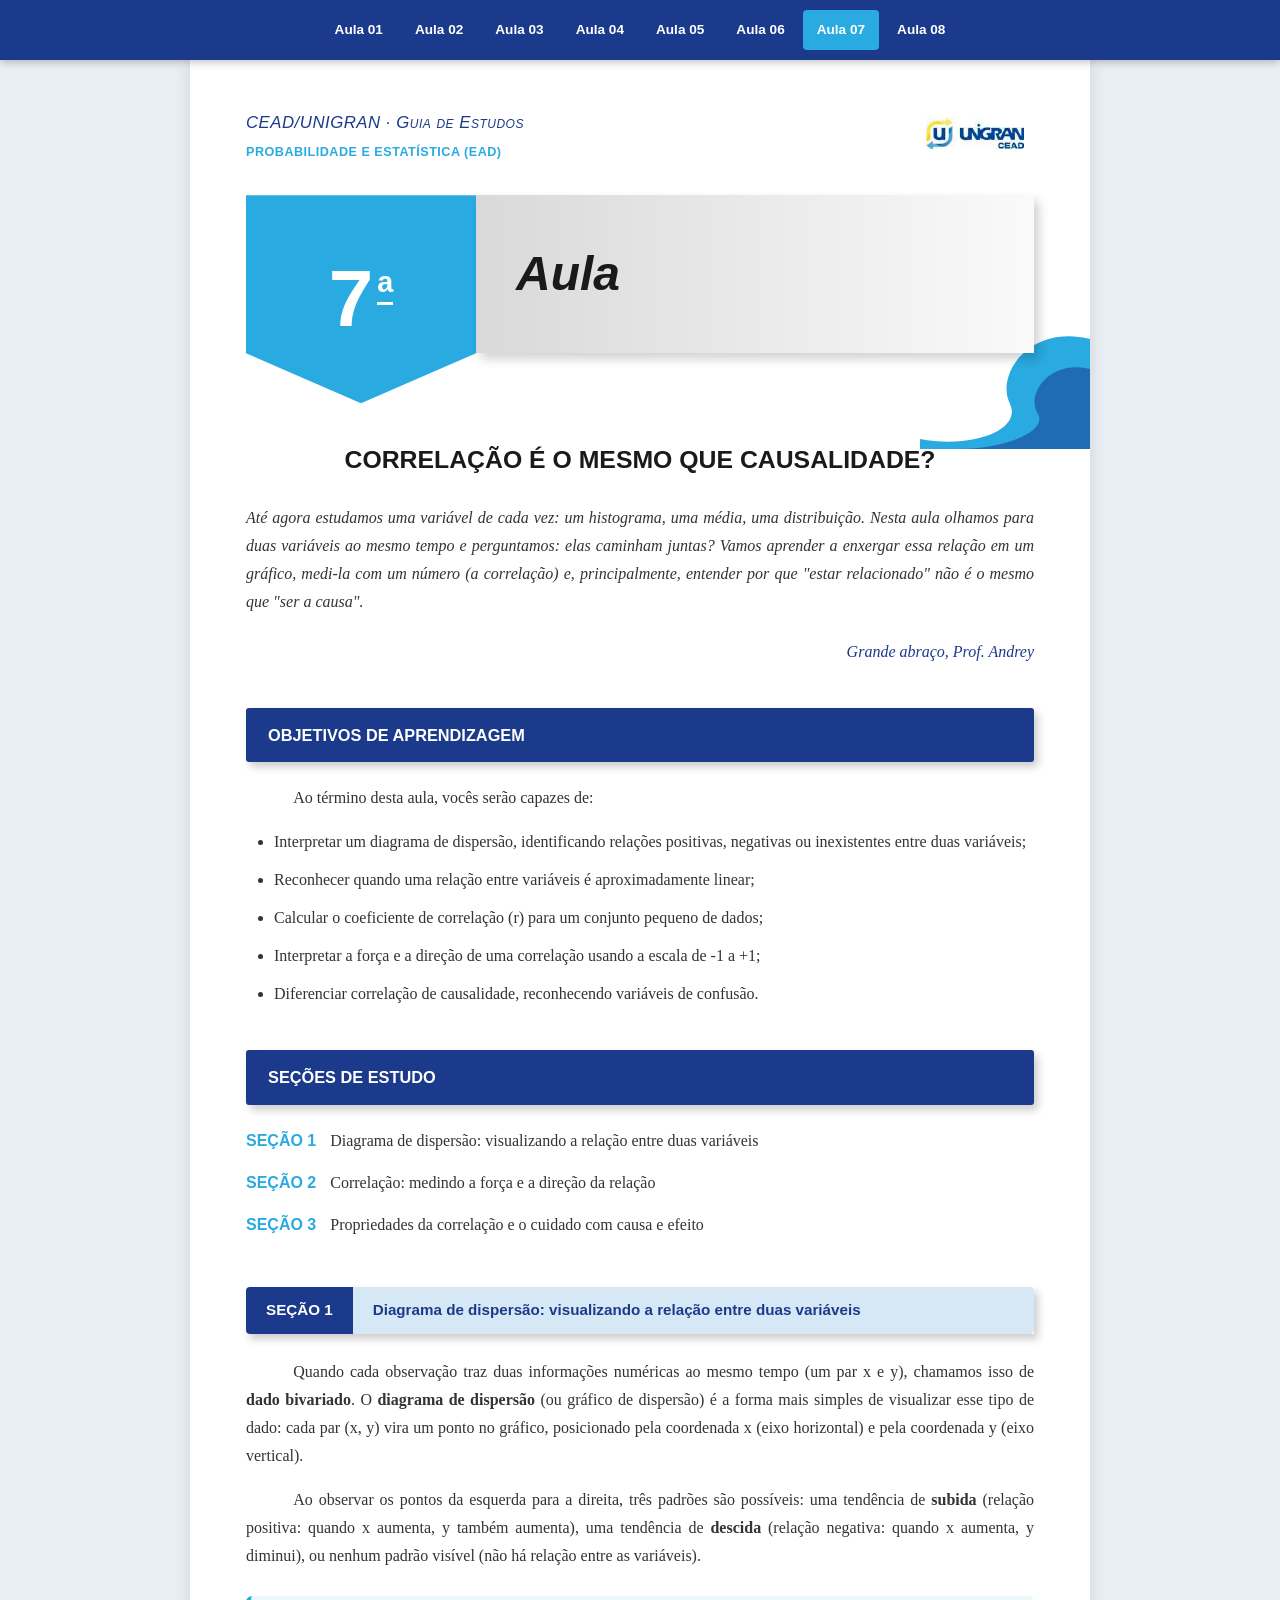
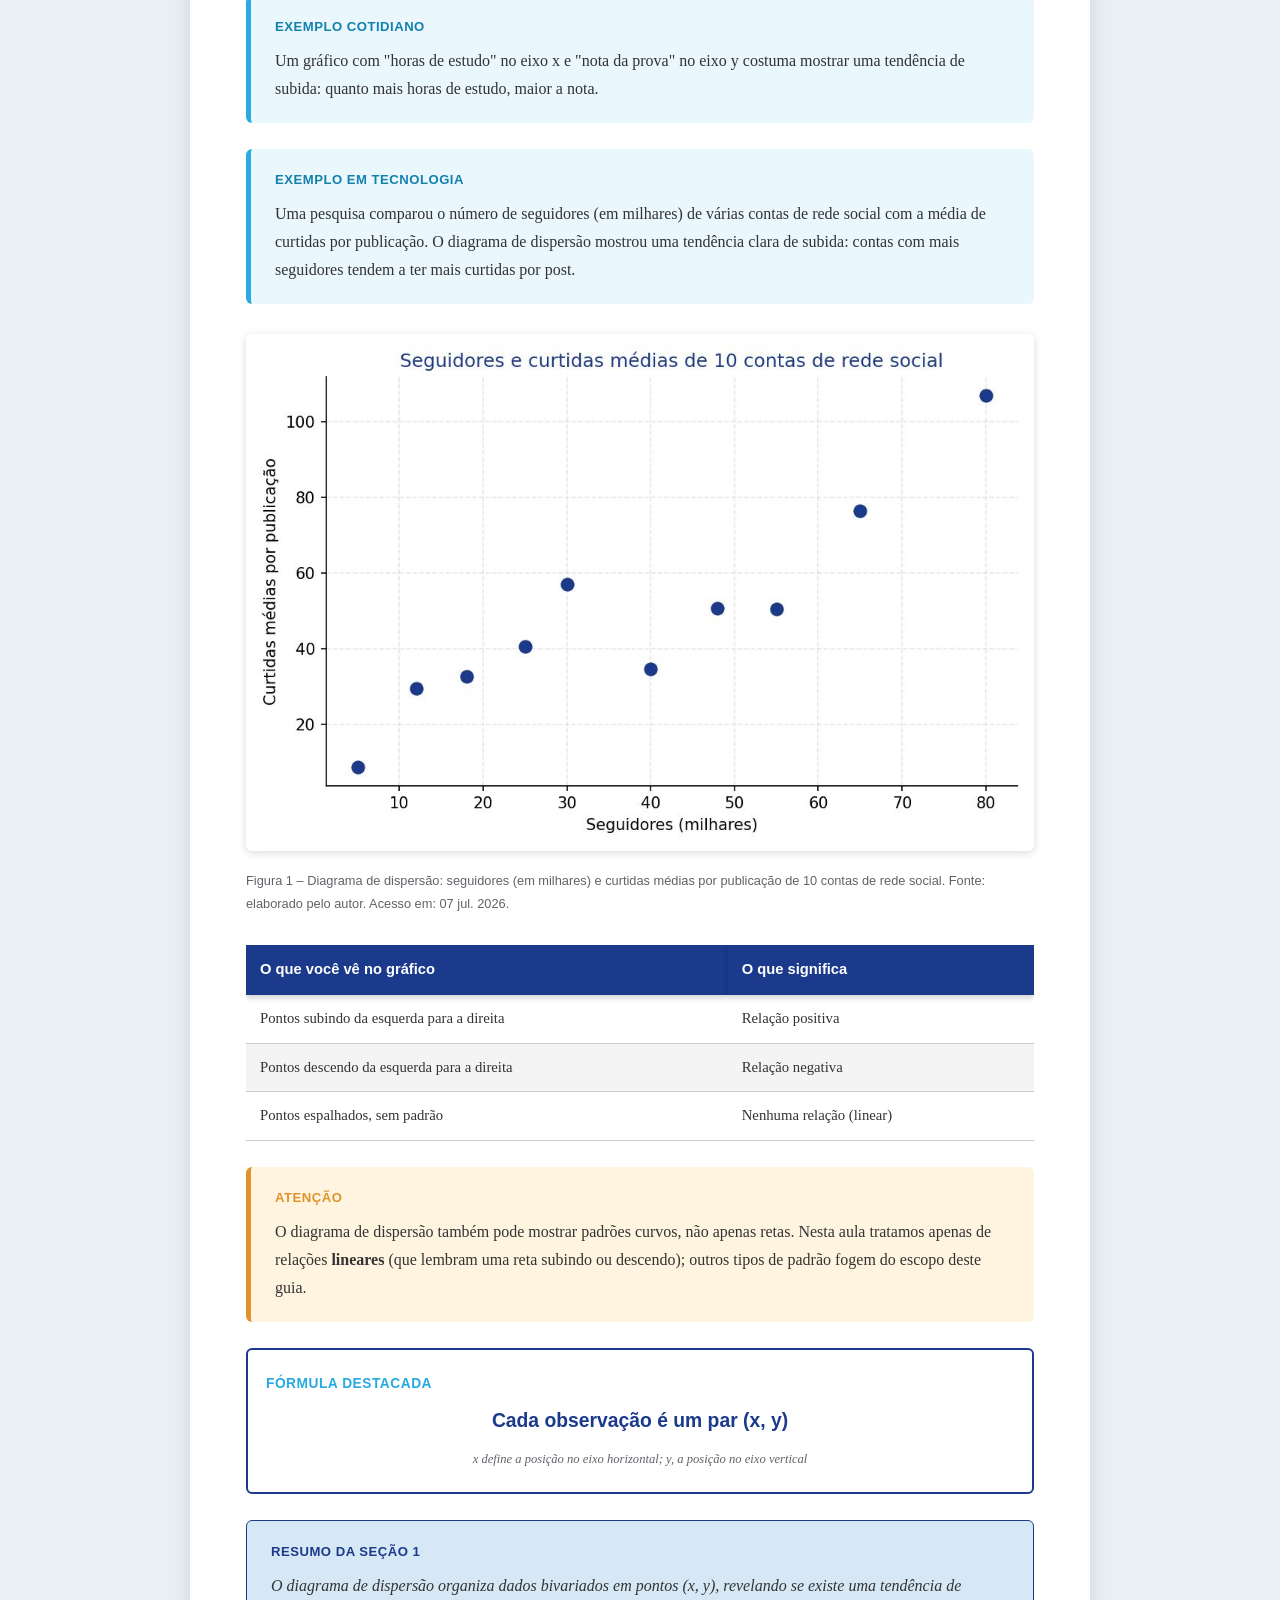
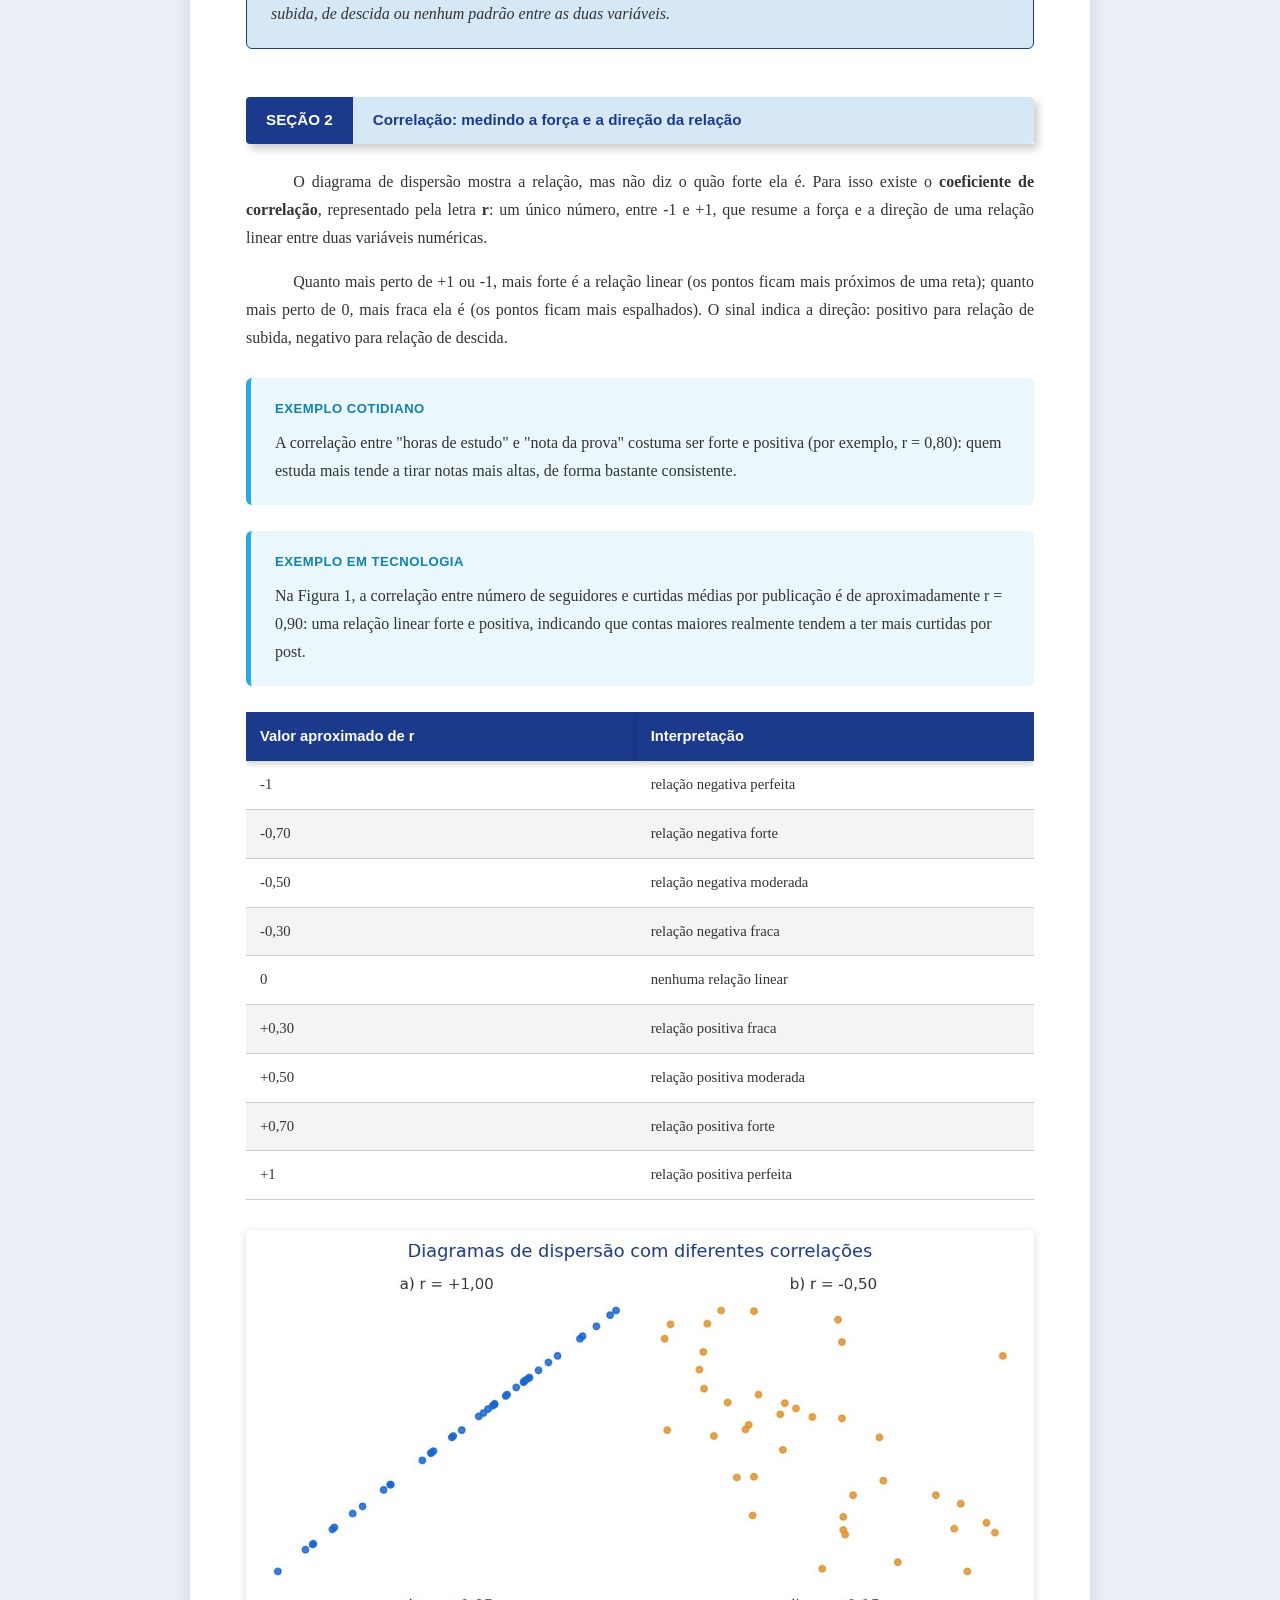
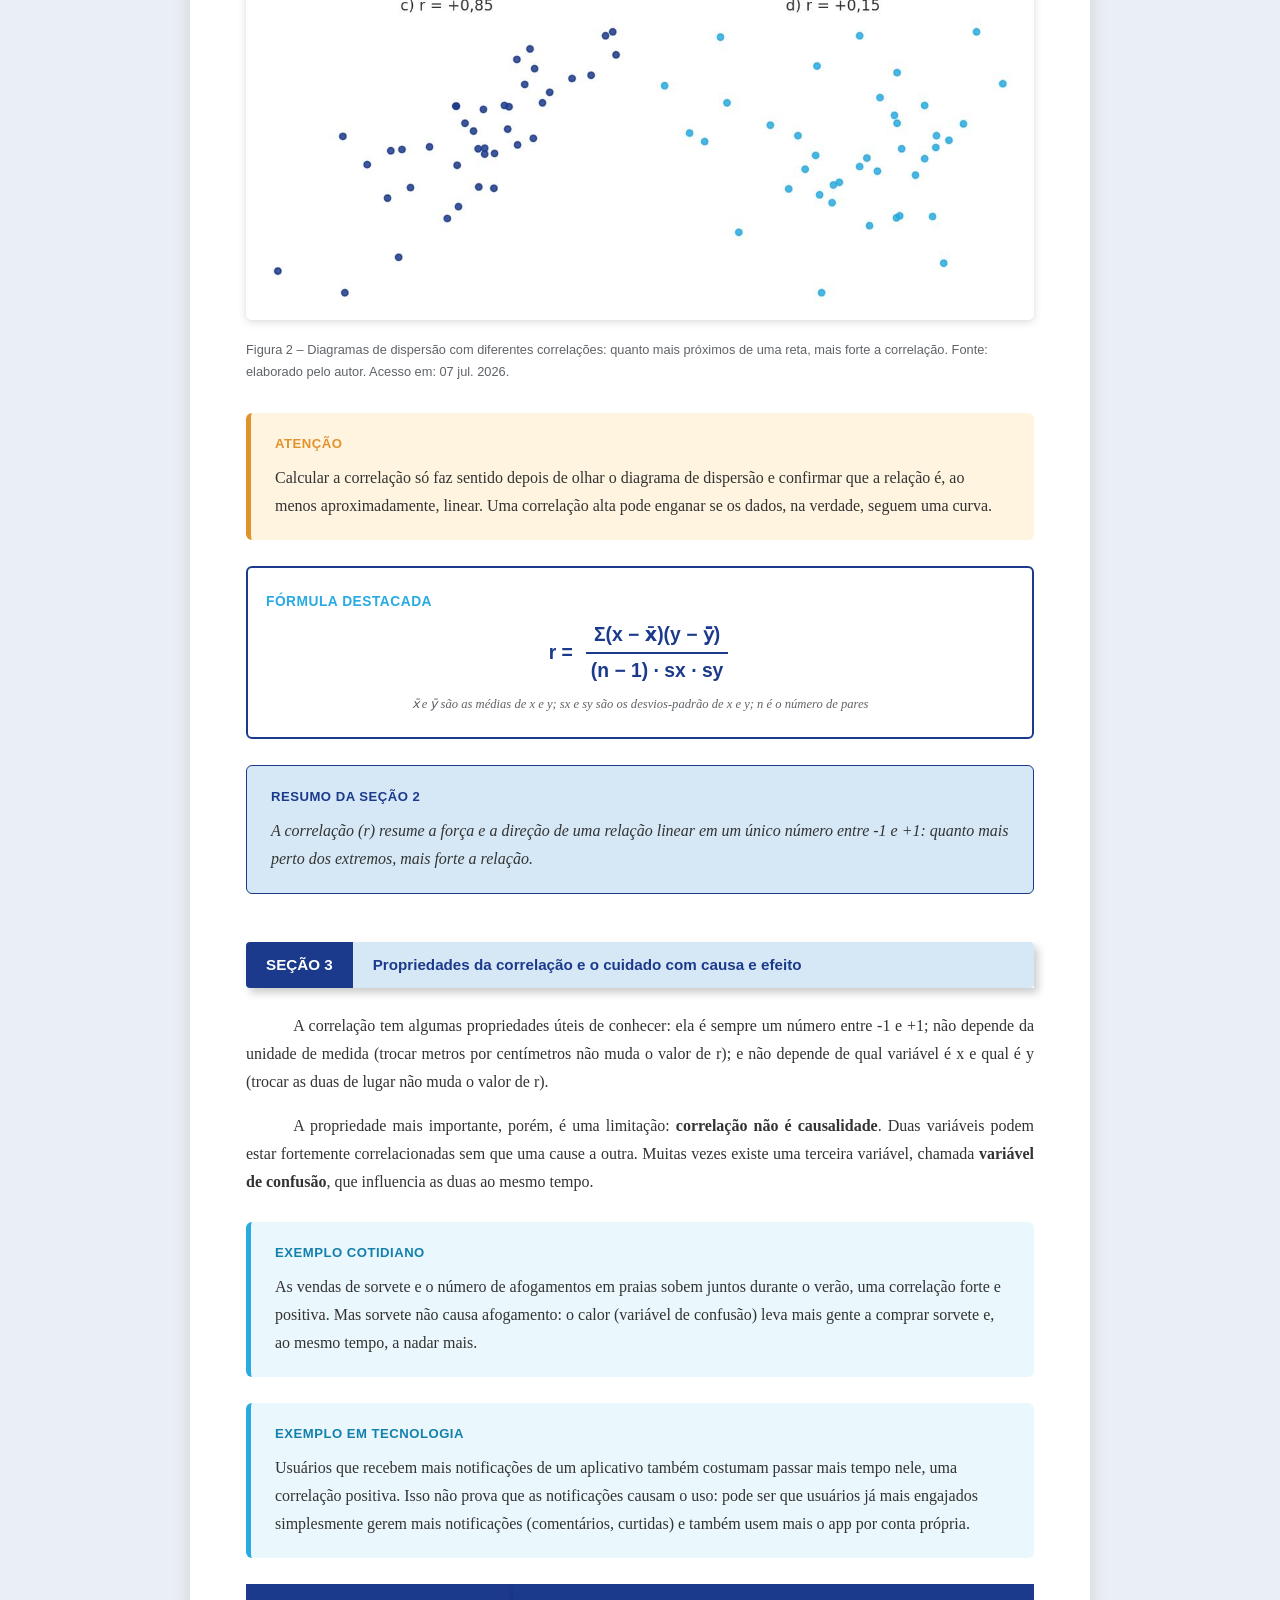
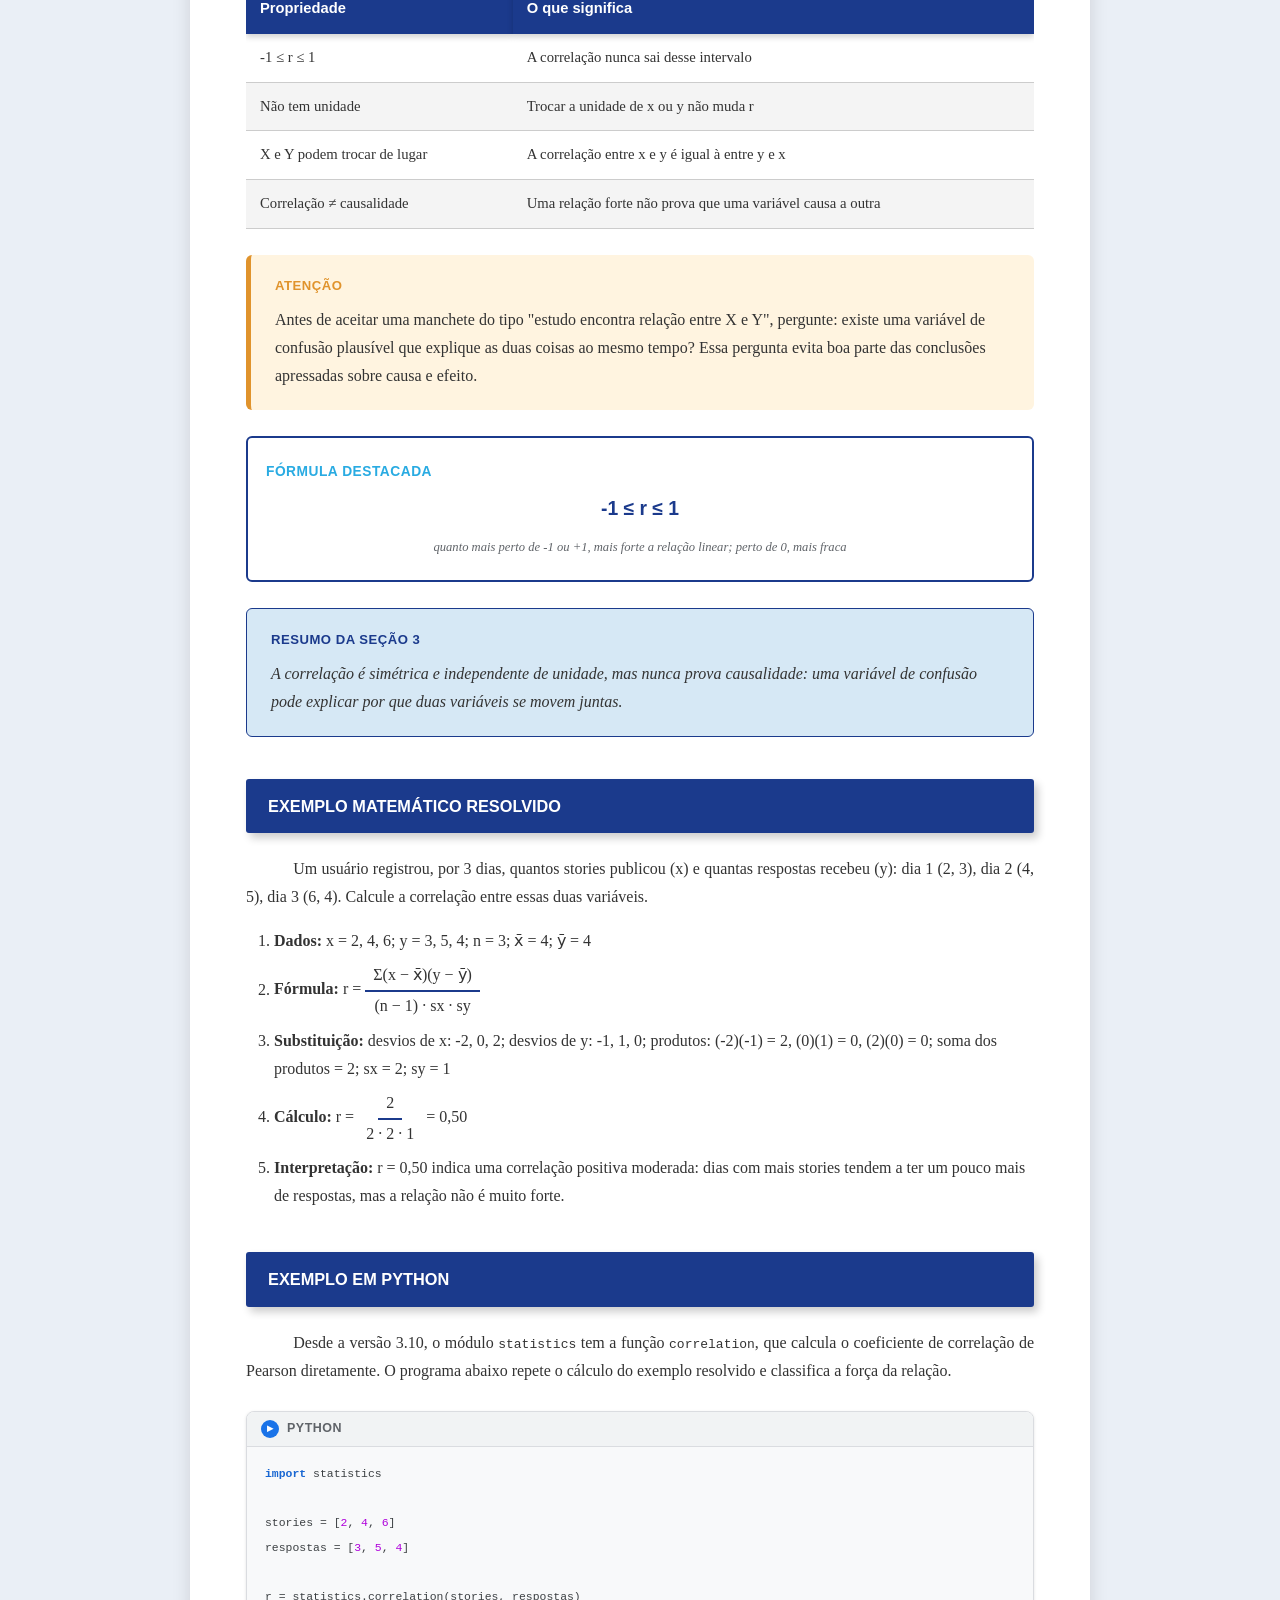
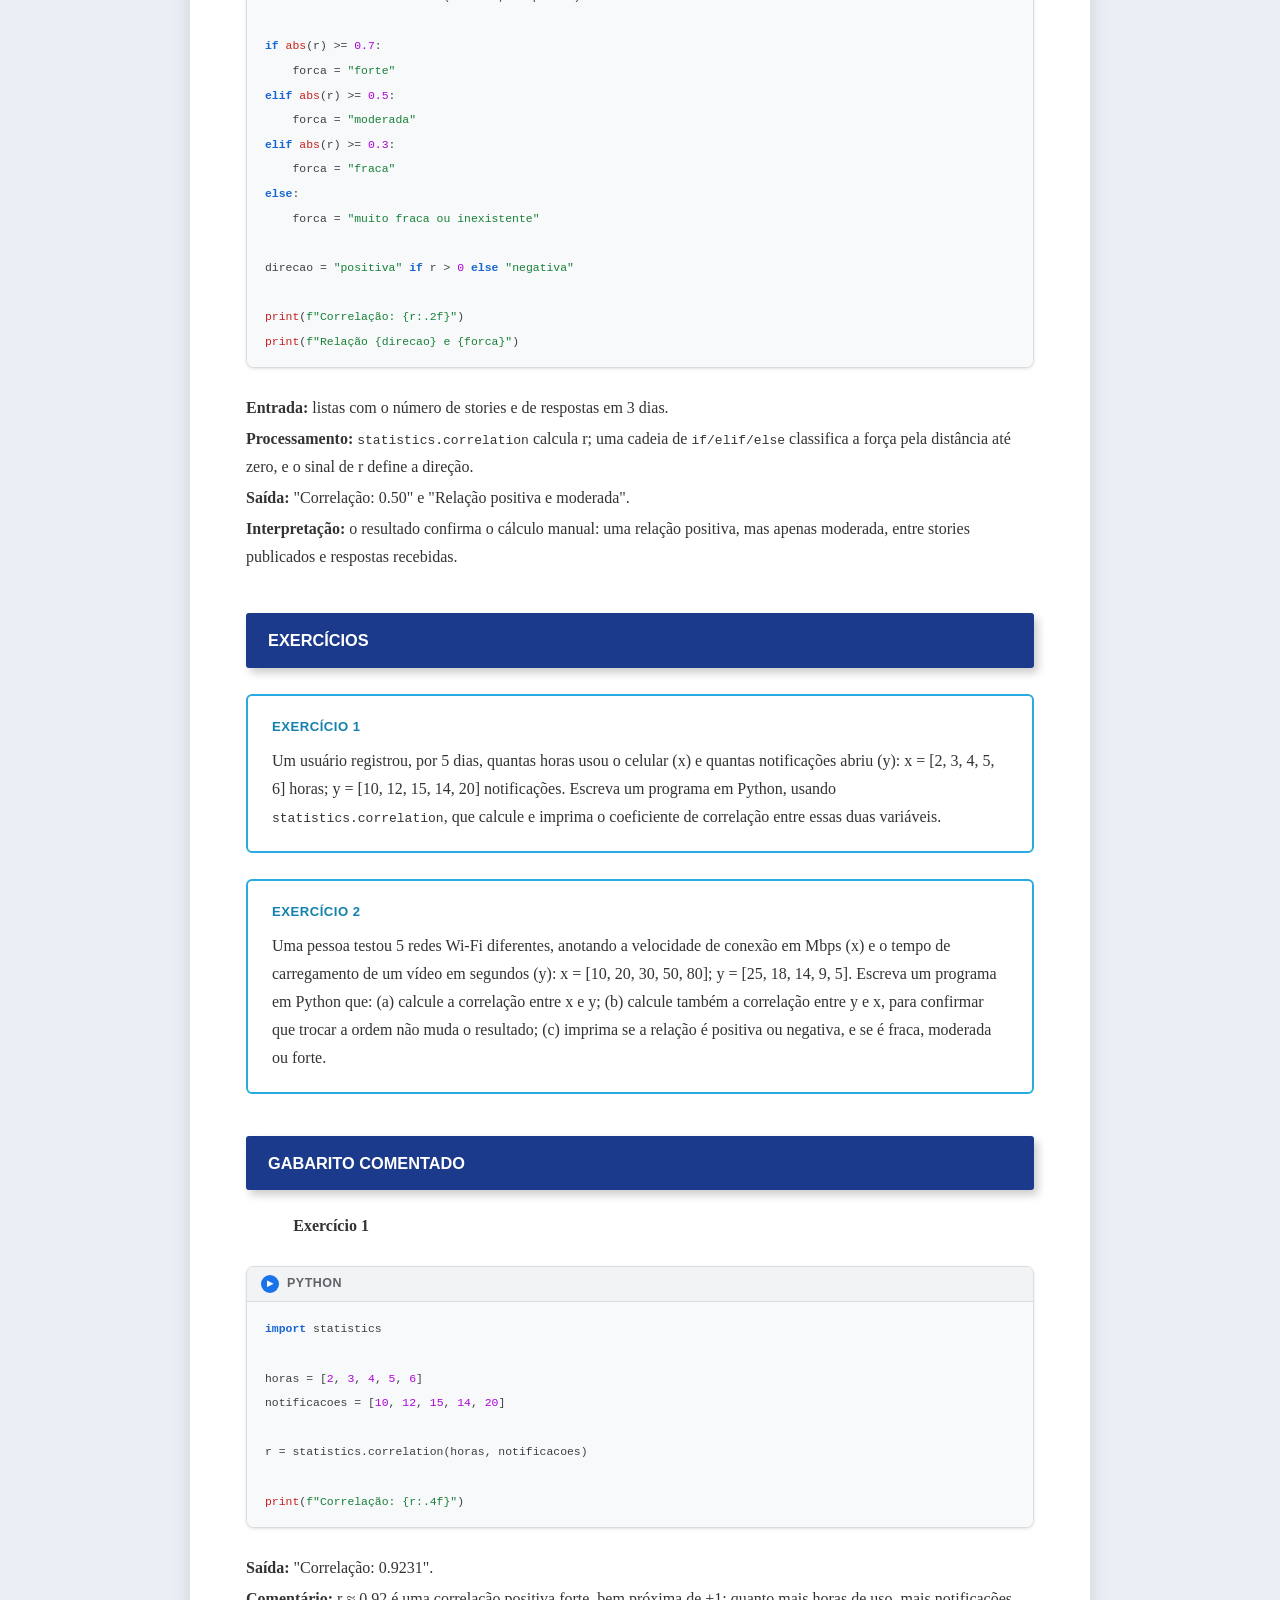
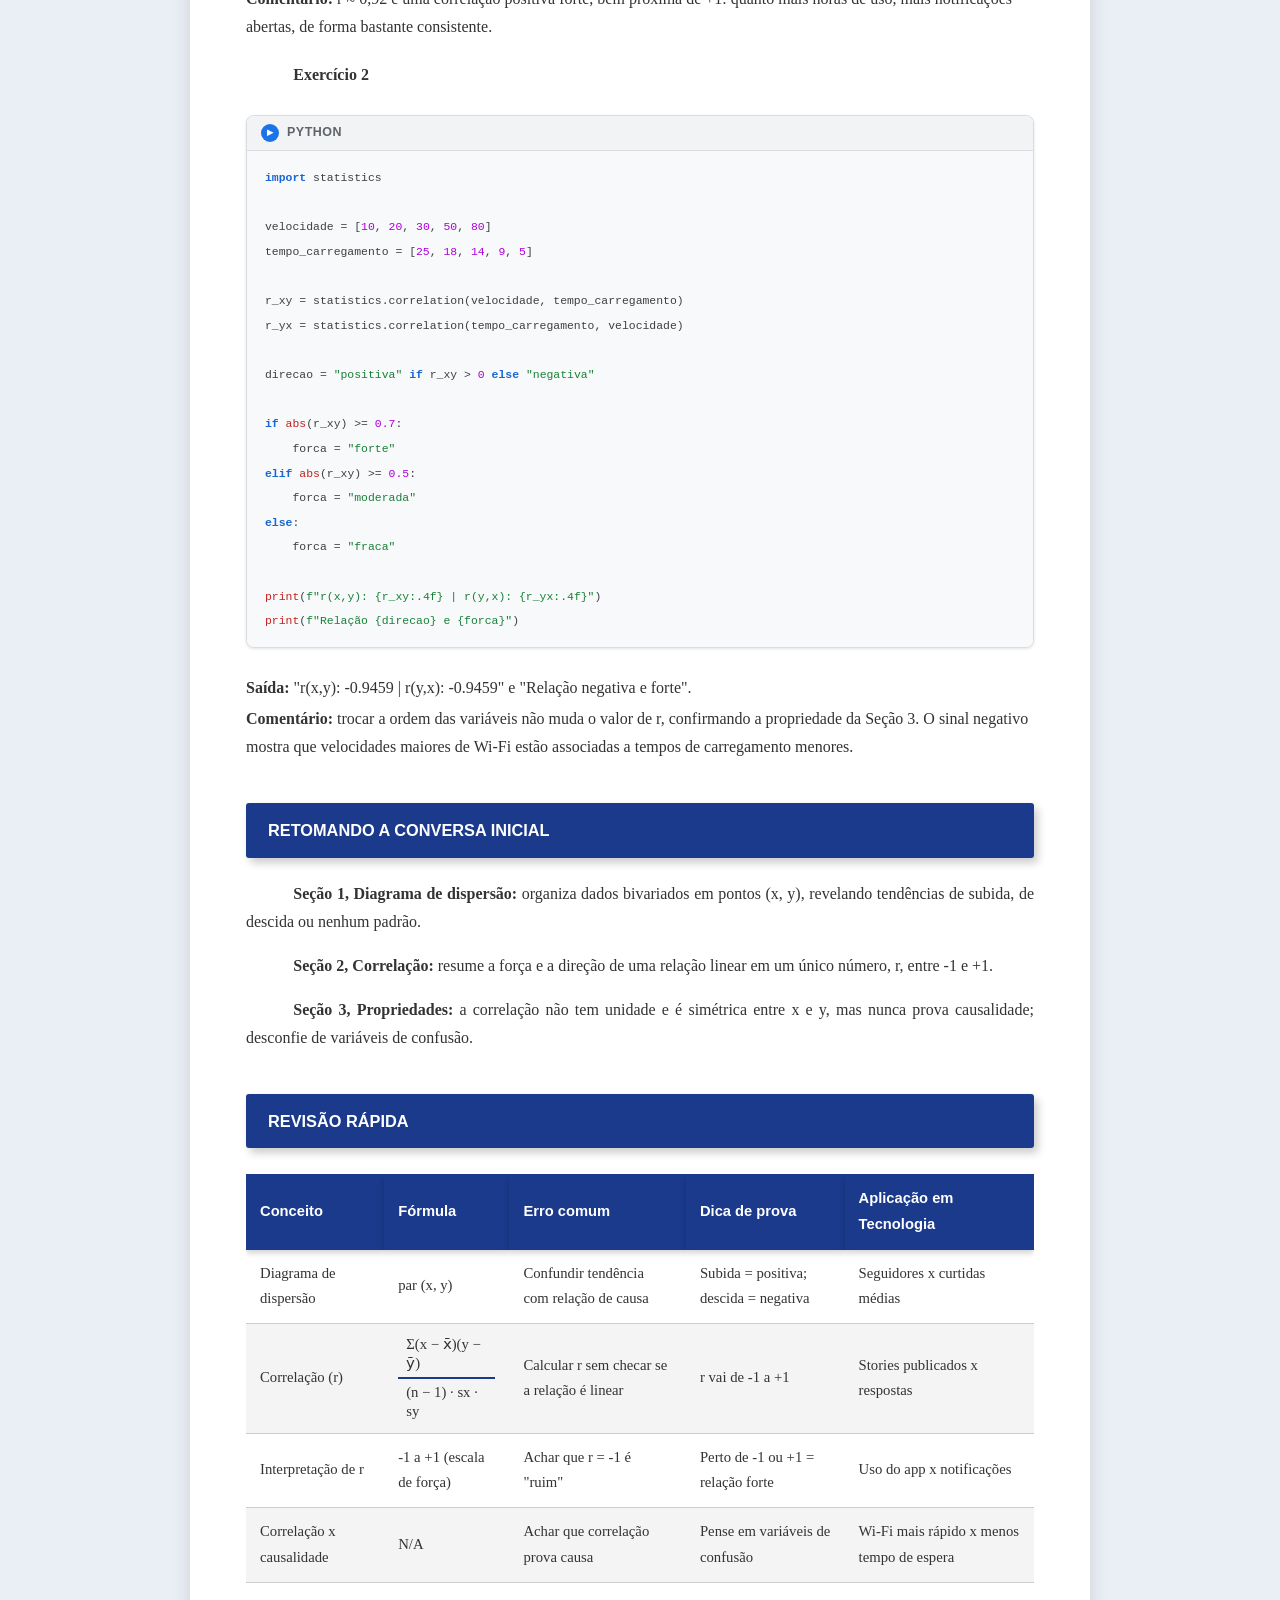
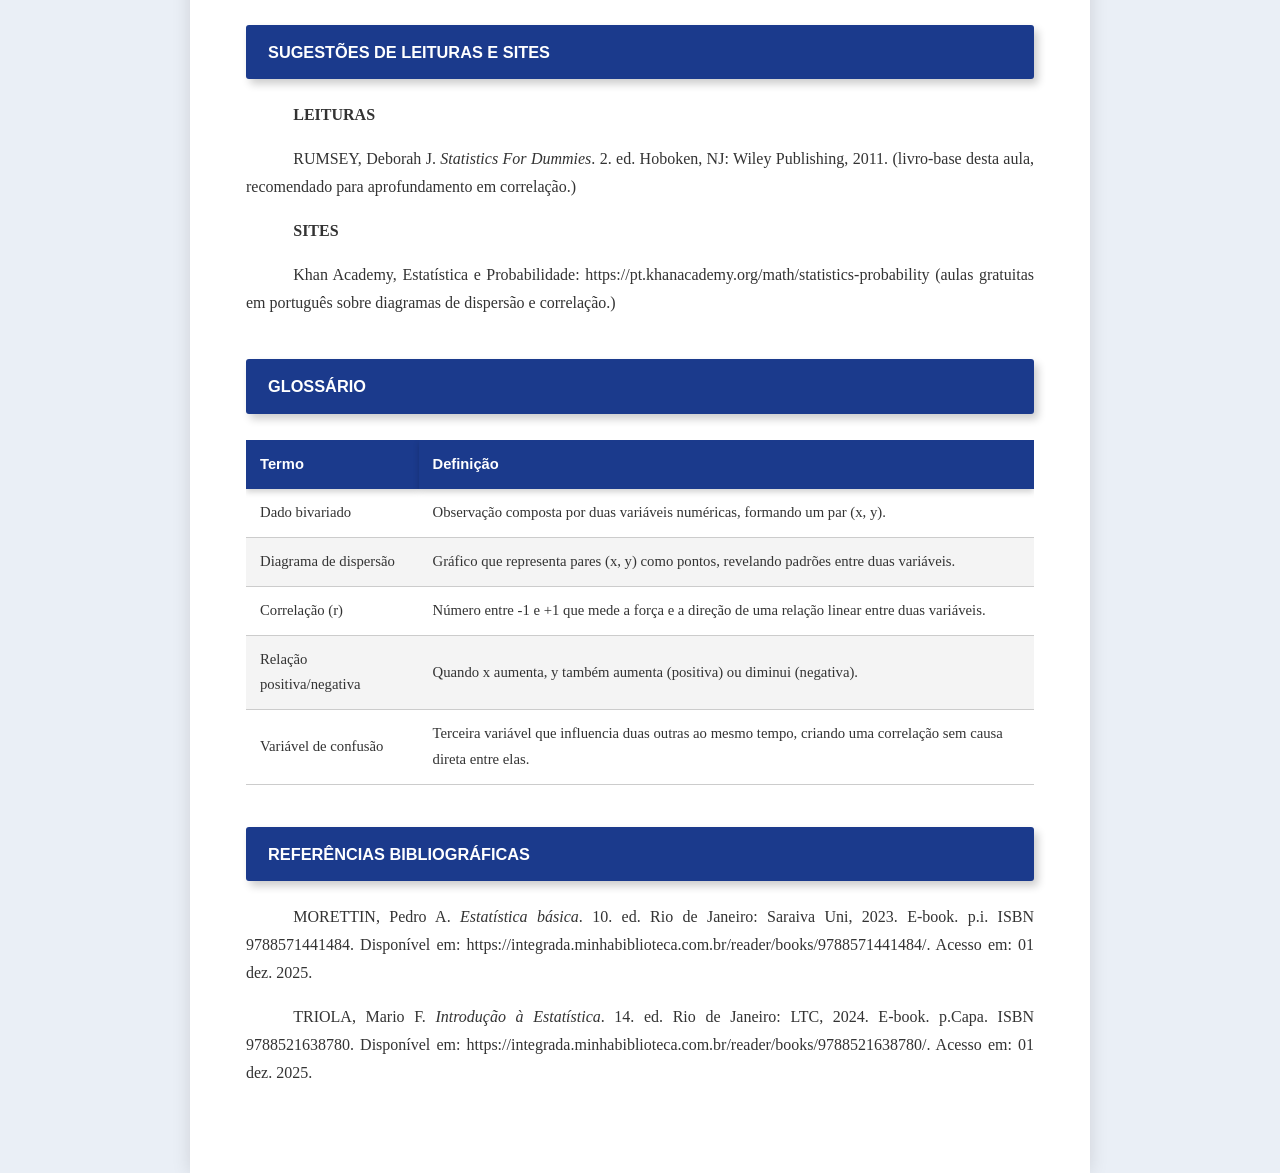
<file: Guia_Cap_7_Modelo.html>
<!DOCTYPE html>
<html lang="pt-BR">

<head>
  <meta charset="UTF-8">
  <meta name="viewport" content="width=device-width, initial-scale=1.0">
  <title>Guia de Estudos - Aula 7 - Probabilidade e Estatística (EAD)</title>
  <meta name="description"
    content="Guia de Estudos CEAD/UNIGRAN — Aula 7 da disciplina de Probabilidade e Estatística (EAD), com teoria, exemplos em Python e exercícios comentados.">
  <link rel="stylesheet" href="estilo.css">
</head>

<body>
  <a class="skip-link" href="#conteudo-principal">Pular para o conteúdo</a>
  <nav class="nav-capitulos" aria-label="Navegação entre aulas">
    <a href="index.html">Aula 01</a>
    <a href="Guia_Cap_2_Modelo.html">Aula 02</a>
    <a href="Guia_Cap_3_Modelo.html">Aula 03</a>
    <a href="Guia_Cap_4_Modelo.html">Aula 04</a>
    <a href="Guia_Cap_5_Modelo.html">Aula 05</a>
    <a href="Guia_Cap_6_Modelo.html">Aula 06</a>
    <a href="Guia_Cap_7_Modelo.html" class="ativo" aria-current="page">Aula 07</a>
    <a href="Guia_Cap_8_Modelo.html">Aula 08</a>
  </nav>
  <div class="container">

    <header class="cabecalho-textual">
      <div>
        CEAD/UNIGRAN · Guia de Estudos
        <span class="curso">PROBABILIDADE E ESTATÍSTICA (EAD)</span>
      </div>
      <img class="logo" src="imagens/logo-unigran.png" alt="Logo UNIGRAN CEAD">
    </header>
    <main id="conteudo-principal">

      <div class="pagina-abertura">
        <div class="capa-cabecalho">
          <div class="capa-numero"><span class="num">7</span><span class="ord-wrap"><span class="ord">a</span><span
                class="ord-linha"></span></span></div>
          <div class="capa-aula-fundo"><span>Aula</span></div>
          <svg class="curva-decorativa" viewBox="0 0 170 130" xmlns="http://www.w3.org/2000/svg" aria-hidden="true"
            focusable="false">
            <path d="M170,130 L170,20 C110,5 75,55 90,85 C102,110 55,130 0,120 L0,130 Z" fill="#29ABE2" />
            <path d="M170,130 L170,50 C130,40 105,75 118,95 C128,112 85,130 40,130 Z" fill="#1B3A8C" opacity="0.55" />
          </svg>
        </div>

        <h1 class="capa-titulo">Correlação é o mesmo que causalidade?</h1>

        <p class="capa-intro">
          Até agora estudamos uma variável de cada vez: um histograma, uma
          média, uma distribuição. Nesta aula olhamos para duas variáveis ao
          mesmo tempo e perguntamos: elas caminham juntas? Vamos aprender a
          enxergar essa relação em um gráfico, medi-la com um número (a
          correlação) e, principalmente, entender por que "estar
          relacionado" não é o mesmo que "ser a causa".
        </p>
        <div class="assinatura">Grande abraço, Prof. Andrey</div>
      </div>

      <h2 class="bloco-header">Objetivos de Aprendizagem</h2>
      <p>Ao término desta aula, vocês serão capazes de:</p>
      <ul>
        <li>Interpretar um diagrama de dispersão, identificando relações
          positivas, negativas ou inexistentes entre duas variáveis;</li>
        <li>Reconhecer quando uma relação entre variáveis é aproximadamente
          linear;</li>
        <li>Calcular o coeficiente de correlação (r) para um conjunto
          pequeno de dados;</li>
        <li>Interpretar a força e a direção de uma correlação usando a
          escala de -1 a +1;</li>
        <li>Diferenciar correlação de causalidade, reconhecendo variáveis
          de confusão.</li>
      </ul>

      <h2 class="bloco-header">Seções de Estudo</h2>
      <ol class="sumario-lista">
        <li class="sumario-item"><span class="sumario-aula">SEÇÃO 1</span> Diagrama de dispersão: visualizando a relação
          entre duas variáveis</li>
        <li class="sumario-item"><span class="sumario-aula">SEÇÃO 2</span> Correlação: medindo a força e a direção da
          relação</li>
        <li class="sumario-item"><span class="sumario-aula">SEÇÃO 3</span> Propriedades da correlação e o cuidado com
          causa e efeito</li>
      </ol>

      <!-- SEÇÃO 1 -->
      <div class="secao-titulo">
        <div class="secao-etiqueta">SEÇÃO 1</div>
        <h3 class="secao-nome">Diagrama de dispersão: visualizando a relação entre duas variáveis</h3>
      </div>

      <p>
        Quando cada observação traz duas informações numéricas ao mesmo
        tempo (um par x e y), chamamos isso de <strong>dado bivariado</strong>.
        O <strong>diagrama de dispersão</strong> (ou gráfico de dispersão) é
        a forma mais simples de visualizar esse tipo de dado: cada par (x,
        y) vira um ponto no gráfico, posicionado pela coordenada x (eixo
        horizontal) e pela coordenada y (eixo vertical).
      </p>
      <p>
        Ao observar os pontos da esquerda para a direita, três padrões são
        possíveis: uma tendência de <strong>subida</strong> (relação
        positiva: quando x aumenta, y também aumenta), uma tendência de
        <strong>descida</strong> (relação negativa: quando x aumenta, y
        diminui), ou nenhum padrão visível (não há relação entre as
        variáveis).
      </p>

      <div class="box box-exemplo">
        <span class="box-titulo">Exemplo cotidiano</span>
        Um gráfico com "horas de estudo" no eixo x e "nota da prova" no
        eixo y costuma mostrar uma tendência de subida: quanto mais horas
        de estudo, maior a nota.
      </div>

      <div class="box box-exemplo">
        <span class="box-titulo">Exemplo em Tecnologia</span>
        Uma pesquisa comparou o número de seguidores (em milhares) de
        várias contas de rede social com a média de curtidas por
        publicação. O diagrama de dispersão mostrou uma tendência clara de
        subida: contas com mais seguidores tendem a ter mais curtidas por
        post.
      </div>

      <figure class="figura">
        <img src="imagens/secao1-dispersao-seguidores.jpg"
          alt="Diagrama de dispersão relacionando o número de seguidores de contas de rede social com a média de curtidas por publicação, mostrando tendência de subida"
          loading="lazy" decoding="async">
        <figcaption>Figura 1 – Diagrama de dispersão: seguidores (em
          milhares) e curtidas médias por publicação de 10 contas de rede
          social. Fonte: elaborado pelo autor. Acesso em: 07 jul.
          2026.</figcaption>
      </figure>

      <div class="tabela-wrapper">
        <table>
          <thead>
            <tr>
              <th scope="col">O que você vê no gráfico</th>
              <th scope="col">O que significa</th>
            </tr>
          </thead>
          <tbody>
            <tr>
              <td>Pontos subindo da esquerda para a direita</td>
              <td>Relação positiva</td>
            </tr>
            <tr>
              <td>Pontos descendo da esquerda para a direita</td>
              <td>Relação negativa</td>
            </tr>
            <tr>
              <td>Pontos espalhados, sem padrão</td>
              <td>Nenhuma relação (linear)</td>
            </tr>
          </tbody>
        </table>
      </div>

      <div class="box box-atencao">
        <span class="box-titulo">Atenção</span>
        O diagrama de dispersão também pode mostrar padrões curvos, não
        apenas retas. Nesta aula tratamos apenas de relações
        <strong>lineares</strong> (que lembram uma reta subindo ou
        descendo); outros tipos de padrão fogem do escopo deste guia.
      </div>

      <div class="box box-formula">
        <span class="box-titulo">Fórmula destacada</span>
        <div class="formula-math">
          <span>Cada observação é um par (x, y)</span>
        </div>
        <span class="nota-formula">x define a posição no eixo horizontal; y, a posição no eixo vertical</span>
      </div>

      <div class="box box-resumo">
        <span class="box-titulo">Resumo da Seção 1</span>
        O diagrama de dispersão organiza dados bivariados em pontos (x, y),
        revelando se existe uma tendência de subida, de descida ou nenhum
        padrão entre as duas variáveis.
      </div>

      <!-- SEÇÃO 2 -->
      <div class="secao-titulo">
        <div class="secao-etiqueta">SEÇÃO 2</div>
        <h3 class="secao-nome">Correlação: medindo a força e a direção da relação</h3>
      </div>

      <p>
        O diagrama de dispersão mostra a relação, mas não diz o quão forte
        ela é. Para isso existe o <strong>coeficiente de correlação</strong>,
        representado pela letra <strong>r</strong>: um único número, entre
        -1 e +1, que resume a força e a direção de uma relação linear entre
        duas variáveis numéricas.
      </p>
      <p>
        Quanto mais perto de +1 ou -1, mais forte é a relação linear (os
        pontos ficam mais próximos de uma reta); quanto mais perto de 0,
        mais fraca ela é (os pontos ficam mais espalhados). O sinal indica
        a direção: positivo para relação de subida, negativo para relação
        de descida.
      </p>

      <div class="box box-exemplo">
        <span class="box-titulo">Exemplo cotidiano</span>
        A correlação entre "horas de estudo" e "nota da prova" costuma ser
        forte e positiva (por exemplo, r = 0,80): quem estuda mais tende a
        tirar notas mais altas, de forma bastante consistente.
      </div>

      <div class="box box-exemplo">
        <span class="box-titulo">Exemplo em Tecnologia</span>
        Na Figura 1, a correlação entre número de seguidores e curtidas
        médias por publicação é de aproximadamente r = 0,90: uma relação
        linear forte e positiva, indicando que contas maiores realmente
        tendem a ter mais curtidas por post.
      </div>

      <div class="tabela-wrapper">
        <table>
          <thead>
            <tr>
              <th scope="col">Valor aproximado de r</th>
              <th scope="col">Interpretação</th>
            </tr>
          </thead>
          <tbody>
            <tr>
              <td>-1</td>
              <td>relação negativa perfeita</td>
            </tr>
            <tr>
              <td>-0,70</td>
              <td>relação negativa forte</td>
            </tr>
            <tr>
              <td>-0,50</td>
              <td>relação negativa moderada</td>
            </tr>
            <tr>
              <td>-0,30</td>
              <td>relação negativa fraca</td>
            </tr>
            <tr>
              <td>0</td>
              <td>nenhuma relação linear</td>
            </tr>
            <tr>
              <td>+0,30</td>
              <td>relação positiva fraca</td>
            </tr>
            <tr>
              <td>+0,50</td>
              <td>relação positiva moderada</td>
            </tr>
            <tr>
              <td>+0,70</td>
              <td>relação positiva forte</td>
            </tr>
            <tr>
              <td>+1</td>
              <td>relação positiva perfeita</td>
            </tr>
          </tbody>
        </table>
      </div>

      <figure class="figura">
        <img src="imagens/secao2-forcas-correlacao.jpg"
          alt="Quatro diagramas de dispersão mostrando diferentes forças e direções de correlação: +1,00, -0,50, +0,85 e +0,15"
          loading="lazy" decoding="async">
        <figcaption>Figura 2 – Diagramas de dispersão com diferentes
          correlações: quanto mais próximos de uma reta, mais forte a
          correlação. Fonte: elaborado pelo autor. Acesso em: 07 jul.
          2026.</figcaption>
      </figure>

      <div class="box box-atencao">
        <span class="box-titulo">Atenção</span>
        Calcular a correlação só faz sentido depois de olhar o diagrama de
        dispersão e confirmar que a relação é, ao menos aproximadamente,
        linear. Uma correlação alta pode enganar se os dados, na verdade,
        seguem uma curva.
      </div>

      <div class="box box-formula">
        <span class="box-titulo">Fórmula destacada</span>
        <div class="formula-math">
          <span>r =</span>
          <span class="fracao"><span class="num">Σ(x − x̄)(y − ȳ)</span><span class="den">(n − 1) · sx ·
              sy</span></span>
        </div>
        <span class="nota-formula">x̄ e ȳ são as médias de x e y; sx e sy são os desvios-padrão de x e y; n é o número
          de pares</span>
      </div>

      <div class="box box-resumo">
        <span class="box-titulo">Resumo da Seção 2</span>
        A correlação (r) resume a força e a direção de uma relação linear
        em um único número entre -1 e +1: quanto mais perto dos extremos,
        mais forte a relação.
      </div>

      <!-- SEÇÃO 3 -->
      <div class="secao-titulo">
        <div class="secao-etiqueta">SEÇÃO 3</div>
        <h3 class="secao-nome">Propriedades da correlação e o cuidado com causa e efeito</h3>
      </div>

      <p>
        A correlação tem algumas propriedades úteis de conhecer: ela é
        sempre um número entre -1 e +1; não depende da unidade de medida
        (trocar metros por centímetros não muda o valor de r); e não
        depende de qual variável é x e qual é y (trocar as duas de lugar
        não muda o valor de r).
      </p>
      <p>
        A propriedade mais importante, porém, é uma limitação:
        <strong>correlação não é causalidade</strong>. Duas variáveis
        podem estar fortemente correlacionadas sem que uma cause a outra.
        Muitas vezes existe uma terceira variável, chamada
        <strong>variável de confusão</strong>, que influencia as duas ao
        mesmo tempo.
      </p>

      <div class="box box-exemplo">
        <span class="box-titulo">Exemplo cotidiano</span>
        As vendas de sorvete e o número de afogamentos em praias sobem
        juntos durante o verão, uma correlação forte e positiva. Mas
        sorvete não causa afogamento: o calor (variável de confusão) leva
        mais gente a comprar sorvete e, ao mesmo tempo, a nadar mais.
      </div>

      <div class="box box-exemplo">
        <span class="box-titulo">Exemplo em Tecnologia</span>
        Usuários que recebem mais notificações de um aplicativo também
        costumam passar mais tempo nele, uma correlação positiva. Isso não
        prova que as notificações causam o uso: pode ser que usuários já
        mais engajados simplesmente gerem mais notificações (comentários,
        curtidas) e também usem mais o app por conta própria.
      </div>

      <div class="tabela-wrapper">
        <table>
          <thead>
            <tr>
              <th scope="col">Propriedade</th>
              <th scope="col">O que significa</th>
            </tr>
          </thead>
          <tbody>
            <tr>
              <td>-1 ≤ r ≤ 1</td>
              <td>A correlação nunca sai desse intervalo</td>
            </tr>
            <tr>
              <td>Não tem unidade</td>
              <td>Trocar a unidade de x ou y não muda r</td>
            </tr>
            <tr>
              <td>X e Y podem trocar de lugar</td>
              <td>A correlação entre x e y é igual à entre y e x</td>
            </tr>
            <tr>
              <td>Correlação ≠ causalidade</td>
              <td>Uma relação forte não prova que uma variável causa a outra</td>
            </tr>
          </tbody>
        </table>
      </div>

      <div class="box box-atencao">
        <span class="box-titulo">Atenção</span>
        Antes de aceitar uma manchete do tipo "estudo encontra relação
        entre X e Y", pergunte: existe uma variável de confusão plausível
        que explique as duas coisas ao mesmo tempo? Essa pergunta evita
        boa parte das conclusões apressadas sobre causa e efeito.
      </div>

      <div class="box box-formula">
        <span class="box-titulo">Fórmula destacada</span>
        <div class="formula-math">
          <span>-1 ≤ r ≤ 1</span>
        </div>
        <span class="nota-formula">quanto mais perto de -1 ou +1, mais forte a relação linear; perto de 0, mais
          fraca</span>
      </div>

      <div class="box box-resumo">
        <span class="box-titulo">Resumo da Seção 3</span>
        A correlação é simétrica e independente de unidade, mas nunca prova
        causalidade: uma variável de confusão pode explicar por que duas
        variáveis se movem juntas.
      </div>

      <h2 class="bloco-header">Exemplo Matemático Resolvido</h2>
      <p>
        Um usuário registrou, por 3 dias, quantos stories publicou (x) e
        quantas respostas recebeu (y): dia 1 (2, 3), dia 2 (4, 5), dia 3
        (6, 4). Calcule a correlação entre essas duas variáveis.
      </p>
      <ol>
        <li><strong>Dados:</strong> x = 2, 4, 6; y = 3, 5, 4; n = 3;
          x̄ = 4; ȳ = 4</li>
        <li><strong>Fórmula:</strong> r =
          <span class="fracao"><span class="num">Σ(x − x̄)(y − ȳ)</span><span class="den">(n − 1) · sx ·
              sy</span></span>
        </li>
        <li><strong>Substituição:</strong> desvios de x: -2, 0, 2; desvios
          de y: -1, 1, 0; produtos: (-2)(-1) = 2, (0)(1) = 0, (2)(0) = 0;
          soma dos produtos = 2; sx = 2; sy = 1</li>
        <li><strong>Cálculo:</strong> r =
          <span class="fracao"><span class="num">2</span><span class="den">2 · 2 · 1</span></span>
          = 0,50
        </li>
        <li><strong>Interpretação:</strong> r = 0,50 indica uma correlação
          positiva moderada: dias com mais stories tendem a ter um pouco
          mais de respostas, mas a relação não é muito forte.</li>
      </ol>

      <h2 class="bloco-header">Exemplo em Python</h2>
      <p>
        Desde a versão 3.10, o módulo <code>statistics</code> tem a função
        <code>correlation</code>, que calcula o coeficiente de correlação
        de Pearson diretamente. O programa abaixo repete o cálculo do
        exemplo resolvido e classifica a força da relação.
      </p>
      <div class="box box-python">
        <div class="codigo-cabecalho"><span class="botao-play" aria-hidden="true">&#9654;</span>Python</div>
        <pre><code class="language-python"><span class="cm-kw">import</span> statistics

stories = [<span class="cm-num">2</span>, <span class="cm-num">4</span>, <span class="cm-num">6</span>]
respostas = [<span class="cm-num">3</span>, <span class="cm-num">5</span>, <span class="cm-num">4</span>]

r = statistics.correlation(stories, respostas)

<span class="cm-kw">if</span> <span class="cm-bi">abs</span>(r) &gt;= <span class="cm-num">0.7</span>:
    forca = <span class="cm-str">"forte"</span>
<span class="cm-kw">elif</span> <span class="cm-bi">abs</span>(r) &gt;= <span class="cm-num">0.5</span>:
    forca = <span class="cm-str">"moderada"</span>
<span class="cm-kw">elif</span> <span class="cm-bi">abs</span>(r) &gt;= <span class="cm-num">0.3</span>:
    forca = <span class="cm-str">"fraca"</span>
<span class="cm-kw">else</span>:
    forca = <span class="cm-str">"muito fraca ou inexistente"</span>

direcao = <span class="cm-str">"positiva"</span> <span class="cm-kw">if</span> r &gt; <span class="cm-num">0</span> <span class="cm-kw">else</span> <span class="cm-str">"negativa"</span>

<span class="cm-bi">print</span>(<span class="cm-str">f"Correlação: {r:.2f}"</span>)
<span class="cm-bi">print</span>(<span class="cm-str">f"Relação {direcao} e {forca}"</span>)
</code></pre>
      </div>
      <div class="explicacao-codigo">
        <p><strong>Entrada:</strong> listas com o número de stories e de
          respostas em 3 dias.</p>
        <p><strong>Processamento:</strong> <code>statistics.correlation</code>
          calcula r; uma cadeia de <code>if/elif/else</code> classifica a
          força pela distância até zero, e o sinal de r define a
          direção.</p>
        <p><strong>Saída:</strong> "Correlação: 0.50" e "Relação positiva e
          moderada".</p>
        <p><strong>Interpretação:</strong> o resultado confirma o cálculo
          manual: uma relação positiva, mas apenas moderada, entre stories
          publicados e respostas recebidas.</p>
      </div>

      <h2 class="bloco-header">Exercícios</h2>

      <div class="box box-exercicio">
        <span class="box-titulo">Exercício 1</span>
        Um usuário registrou, por 5 dias, quantas horas usou o celular (x)
        e quantas notificações abriu (y): x = [2, 3, 4, 5, 6] horas; y =
        [10, 12, 15, 14, 20] notificações. Escreva um programa em Python,
        usando <code>statistics.correlation</code>, que calcule e imprima
        o coeficiente de correlação entre essas duas variáveis.
      </div>

      <div class="box box-exercicio">
        <span class="box-titulo">Exercício 2</span>
        Uma pessoa testou 5 redes Wi-Fi diferentes, anotando a velocidade
        de conexão em Mbps (x) e o tempo de carregamento de um vídeo em
        segundos (y): x = [10, 20, 30, 50, 80]; y = [25, 18, 14, 9, 5].
        Escreva um programa em Python que: (a) calcule a correlação entre
        x e y; (b) calcule também a correlação entre y e x, para confirmar
        que trocar a ordem não muda o resultado; (c) imprima se a relação
        é positiva ou negativa, e se é fraca, moderada ou forte.
      </div>

      <h2 class="bloco-header">Gabarito Comentado</h2>

      <p><strong>Exercício 1</strong></p>
      <div class="box box-python">
        <div class="codigo-cabecalho"><span class="botao-play" aria-hidden="true">&#9654;</span>Python</div>
        <pre><code class="language-python"><span class="cm-kw">import</span> statistics

horas = [<span class="cm-num">2</span>, <span class="cm-num">3</span>, <span class="cm-num">4</span>, <span class="cm-num">5</span>, <span class="cm-num">6</span>]
notificacoes = [<span class="cm-num">10</span>, <span class="cm-num">12</span>, <span class="cm-num">15</span>, <span class="cm-num">14</span>, <span class="cm-num">20</span>]

r = statistics.correlation(horas, notificacoes)

<span class="cm-bi">print</span>(<span class="cm-str">f"Correlação: {r:.4f}"</span>)
</code></pre>
      </div>
      <div class="explicacao-codigo">
        <p><strong>Saída:</strong> "Correlação: 0.9231".</p>
        <p><strong>Comentário:</strong> r ≈ 0,92 é uma correlação positiva
          forte, bem próxima de +1: quanto mais horas de uso, mais
          notificações abertas, de forma bastante consistente.</p>
      </div>

      <p><strong>Exercício 2</strong></p>
      <div class="box box-python">
        <div class="codigo-cabecalho"><span class="botao-play" aria-hidden="true">&#9654;</span>Python</div>
        <pre><code class="language-python"><span class="cm-kw">import</span> statistics

velocidade = [<span class="cm-num">10</span>, <span class="cm-num">20</span>, <span class="cm-num">30</span>, <span class="cm-num">50</span>, <span class="cm-num">80</span>]
tempo_carregamento = [<span class="cm-num">25</span>, <span class="cm-num">18</span>, <span class="cm-num">14</span>, <span class="cm-num">9</span>, <span class="cm-num">5</span>]

r_xy = statistics.correlation(velocidade, tempo_carregamento)
r_yx = statistics.correlation(tempo_carregamento, velocidade)

direcao = <span class="cm-str">"positiva"</span> <span class="cm-kw">if</span> r_xy &gt; <span class="cm-num">0</span> <span class="cm-kw">else</span> <span class="cm-str">"negativa"</span>

<span class="cm-kw">if</span> <span class="cm-bi">abs</span>(r_xy) &gt;= <span class="cm-num">0.7</span>:
    forca = <span class="cm-str">"forte"</span>
<span class="cm-kw">elif</span> <span class="cm-bi">abs</span>(r_xy) &gt;= <span class="cm-num">0.5</span>:
    forca = <span class="cm-str">"moderada"</span>
<span class="cm-kw">else</span>:
    forca = <span class="cm-str">"fraca"</span>

<span class="cm-bi">print</span>(<span class="cm-str">f"r(x,y): {r_xy:.4f} | r(y,x): {r_yx:.4f}"</span>)
<span class="cm-bi">print</span>(<span class="cm-str">f"Relação {direcao} e {forca}"</span>)
</code></pre>
      </div>
      <div class="explicacao-codigo">
        <p><strong>Saída:</strong> "r(x,y): -0.9459 | r(y,x): -0.9459" e
          "Relação negativa e forte".</p>
        <p><strong>Comentário:</strong> trocar a ordem das variáveis não
          muda o valor de r, confirmando a propriedade da Seção 3. O sinal
          negativo mostra que velocidades maiores de Wi-Fi estão associadas
          a tempos de carregamento menores.</p>
      </div>

      <h2 class="bloco-header">Retomando a Conversa Inicial</h2>

      <p><strong>Seção 1, Diagrama de dispersão:</strong> organiza dados
        bivariados em pontos (x, y), revelando tendências de subida, de
        descida ou nenhum padrão.</p>

      <p><strong>Seção 2, Correlação:</strong> resume a força e a direção
        de uma relação linear em um único número, r, entre -1 e +1.</p>

      <p><strong>Seção 3, Propriedades:</strong> a correlação não tem
        unidade e é simétrica entre x e y, mas nunca prova causalidade;
        desconfie de variáveis de confusão.</p>

      <h2 class="bloco-header">Revisão Rápida</h2>
      <div class="tabela-wrapper">
        <table>
          <thead>
            <tr>
              <th scope="col">Conceito</th>
              <th scope="col">Fórmula</th>
              <th scope="col">Erro comum</th>
              <th scope="col">Dica de prova</th>
              <th scope="col">Aplicação em Tecnologia</th>
            </tr>
          </thead>
          <tbody>
            <tr>
              <td>Diagrama de dispersão</td>
              <td>par (x, y)</td>
              <td>Confundir tendência com relação de causa</td>
              <td>Subida = positiva; descida = negativa</td>
              <td>Seguidores x curtidas médias</td>
            </tr>
            <tr>
              <td>Correlação (r)</td>
              <td><span class="fracao"><span class="num">Σ(x − x̄)(y − ȳ)</span><span class="den">(n − 1) · sx ·
                    sy</span></span></td>
              <td>Calcular r sem checar se a relação é linear</td>
              <td>r vai de -1 a +1</td>
              <td>Stories publicados x respostas</td>
            </tr>
            <tr>
              <td>Interpretação de r</td>
              <td>-1 a +1 (escala de força)</td>
              <td>Achar que r = -1 é "ruim"</td>
              <td>Perto de -1 ou +1 = relação forte</td>
              <td>Uso do app x notificações</td>
            </tr>
            <tr>
              <td>Correlação x causalidade</td>
              <td>N/A</td>
              <td>Achar que correlação prova causa</td>
              <td>Pense em variáveis de confusão</td>
              <td>Wi-Fi mais rápido x menos tempo de espera</td>
            </tr>
          </tbody>
        </table>
      </div>

      <h2 class="bloco-header">Sugestões de Leituras e Sites</h2>
      <p><strong>LEITURAS</strong></p>
      <p>RUMSEY, Deborah J. <em>Statistics For Dummies</em>. 2. ed. Hoboken,
        NJ: Wiley Publishing, 2011. (livro-base desta aula, recomendado para
        aprofundamento em correlação.)</p>
      <p><strong>SITES</strong></p>
      <p>Khan Academy, Estatística e Probabilidade:
        https://pt.khanacademy.org/math/statistics-probability (aulas
        gratuitas em português sobre diagramas de dispersão e
        correlação.)</p>

      <h2 class="bloco-header">Glossário</h2>
      <div class="tabela-wrapper">
        <table>
          <thead>
            <tr>
              <th scope="col">Termo</th>
              <th scope="col">Definição</th>
            </tr>
          </thead>
          <tbody>
            <tr>
              <td>Dado bivariado</td>
              <td>Observação composta por duas variáveis numéricas, formando um par (x, y).</td>
            </tr>
            <tr>
              <td>Diagrama de dispersão</td>
              <td>Gráfico que representa pares (x, y) como pontos, revelando padrões entre duas variáveis.</td>
            </tr>
            <tr>
              <td>Correlação (r)</td>
              <td>Número entre -1 e +1 que mede a força e a direção de uma relação linear entre duas variáveis.</td>
            </tr>
            <tr>
              <td>Relação positiva/negativa</td>
              <td>Quando x aumenta, y também aumenta (positiva) ou diminui (negativa).</td>
            </tr>
            <tr>
              <td>Variável de confusão</td>
              <td>Terceira variável que influencia duas outras ao mesmo tempo, criando uma correlação sem causa direta
                entre elas.</td>
            </tr>
          </tbody>
        </table>
      </div>

      <h2 class="bloco-header">Referências Bibliográficas</h2>
      <p>MORETTIN, Pedro A. <em>Estatística básica</em>. 10. ed. Rio de
        Janeiro: Saraiva Uni, 2023. E-book. p.i. ISBN 9788571441484.
        Disponível em:
        https://integrada.minhabiblioteca.com.br/reader/books/9788571441484/.
        Acesso em: 01 dez. 2025.</p>
      <p>TRIOLA, Mario F. <em>Introdução à Estatística</em>. 14. ed. Rio de
        Janeiro: LTC, 2024. E-book. p.Capa. ISBN 9788521638780. Disponível em:
        https://integrada.minhabiblioteca.com.br/reader/books/9788521638780/.
        Acesso em: 01 dez. 2025.</p>

    </main>
  </div>
</body>

</html>
</file>
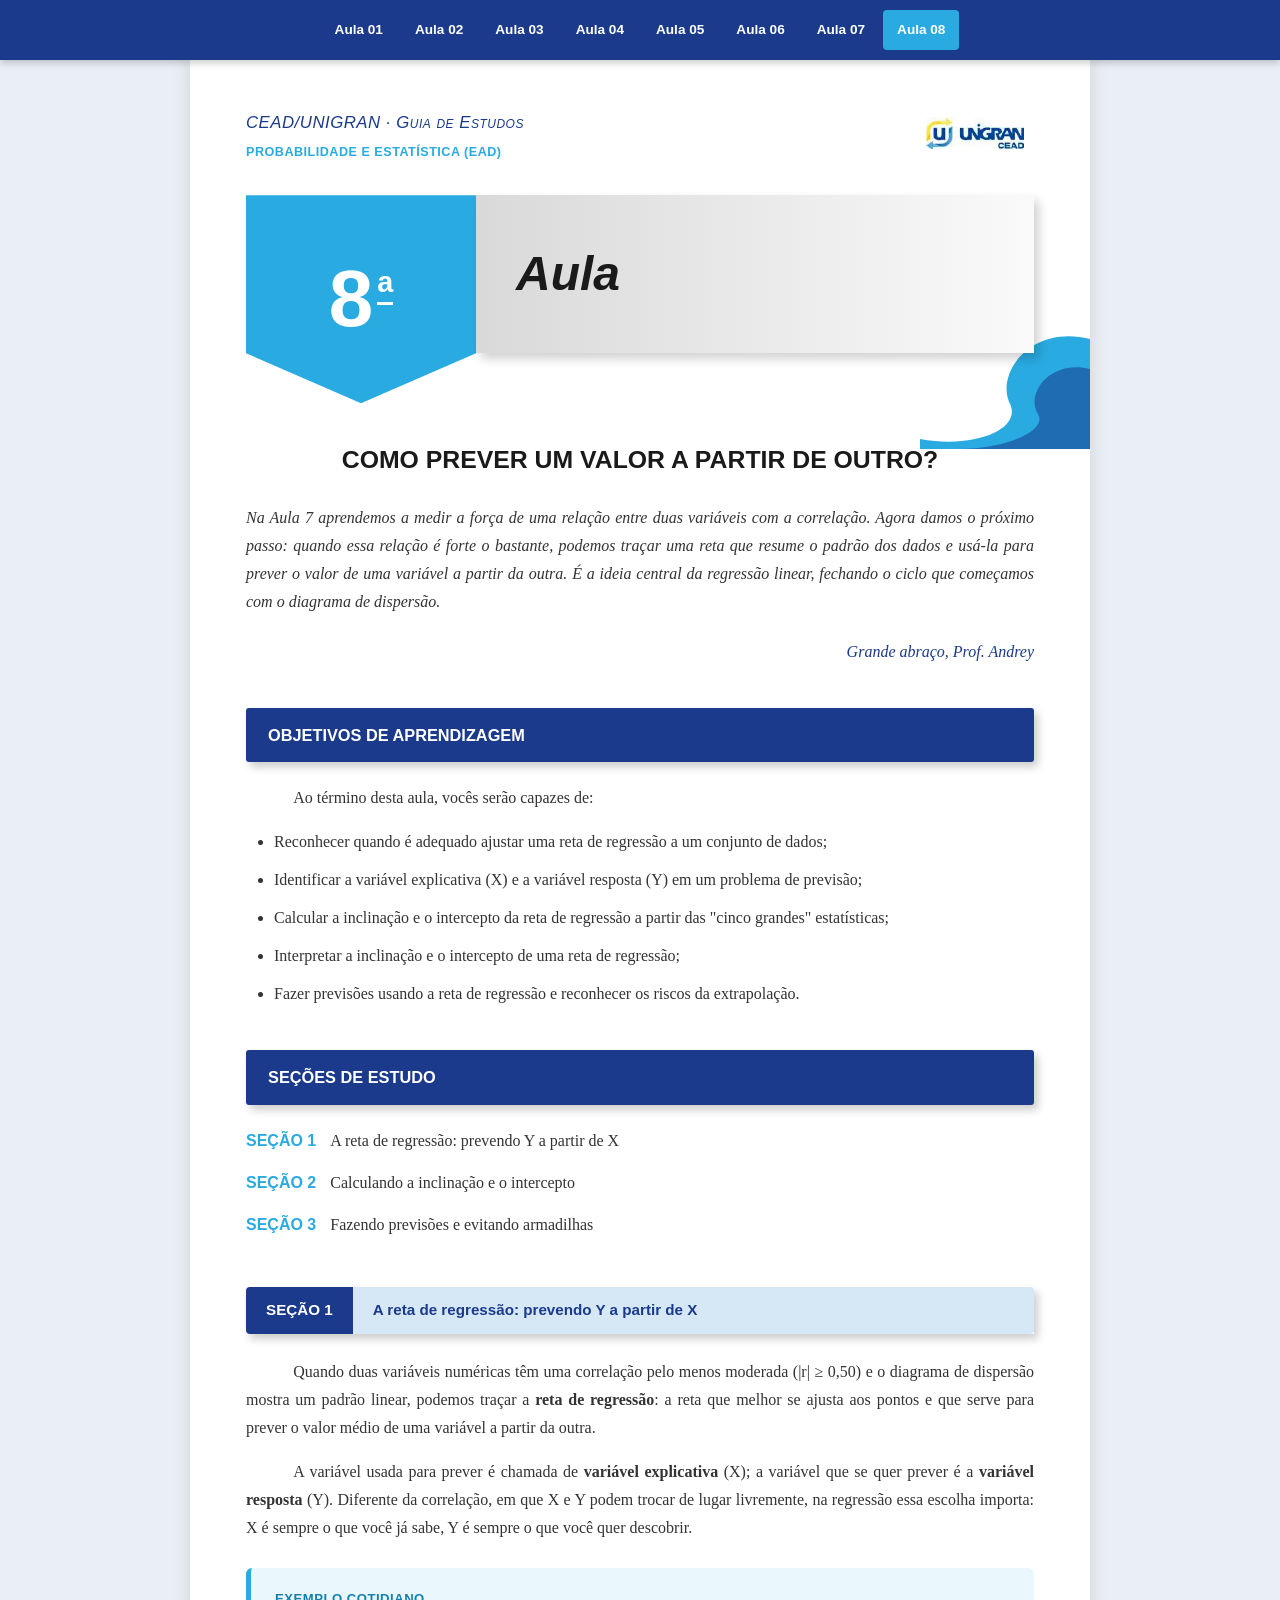
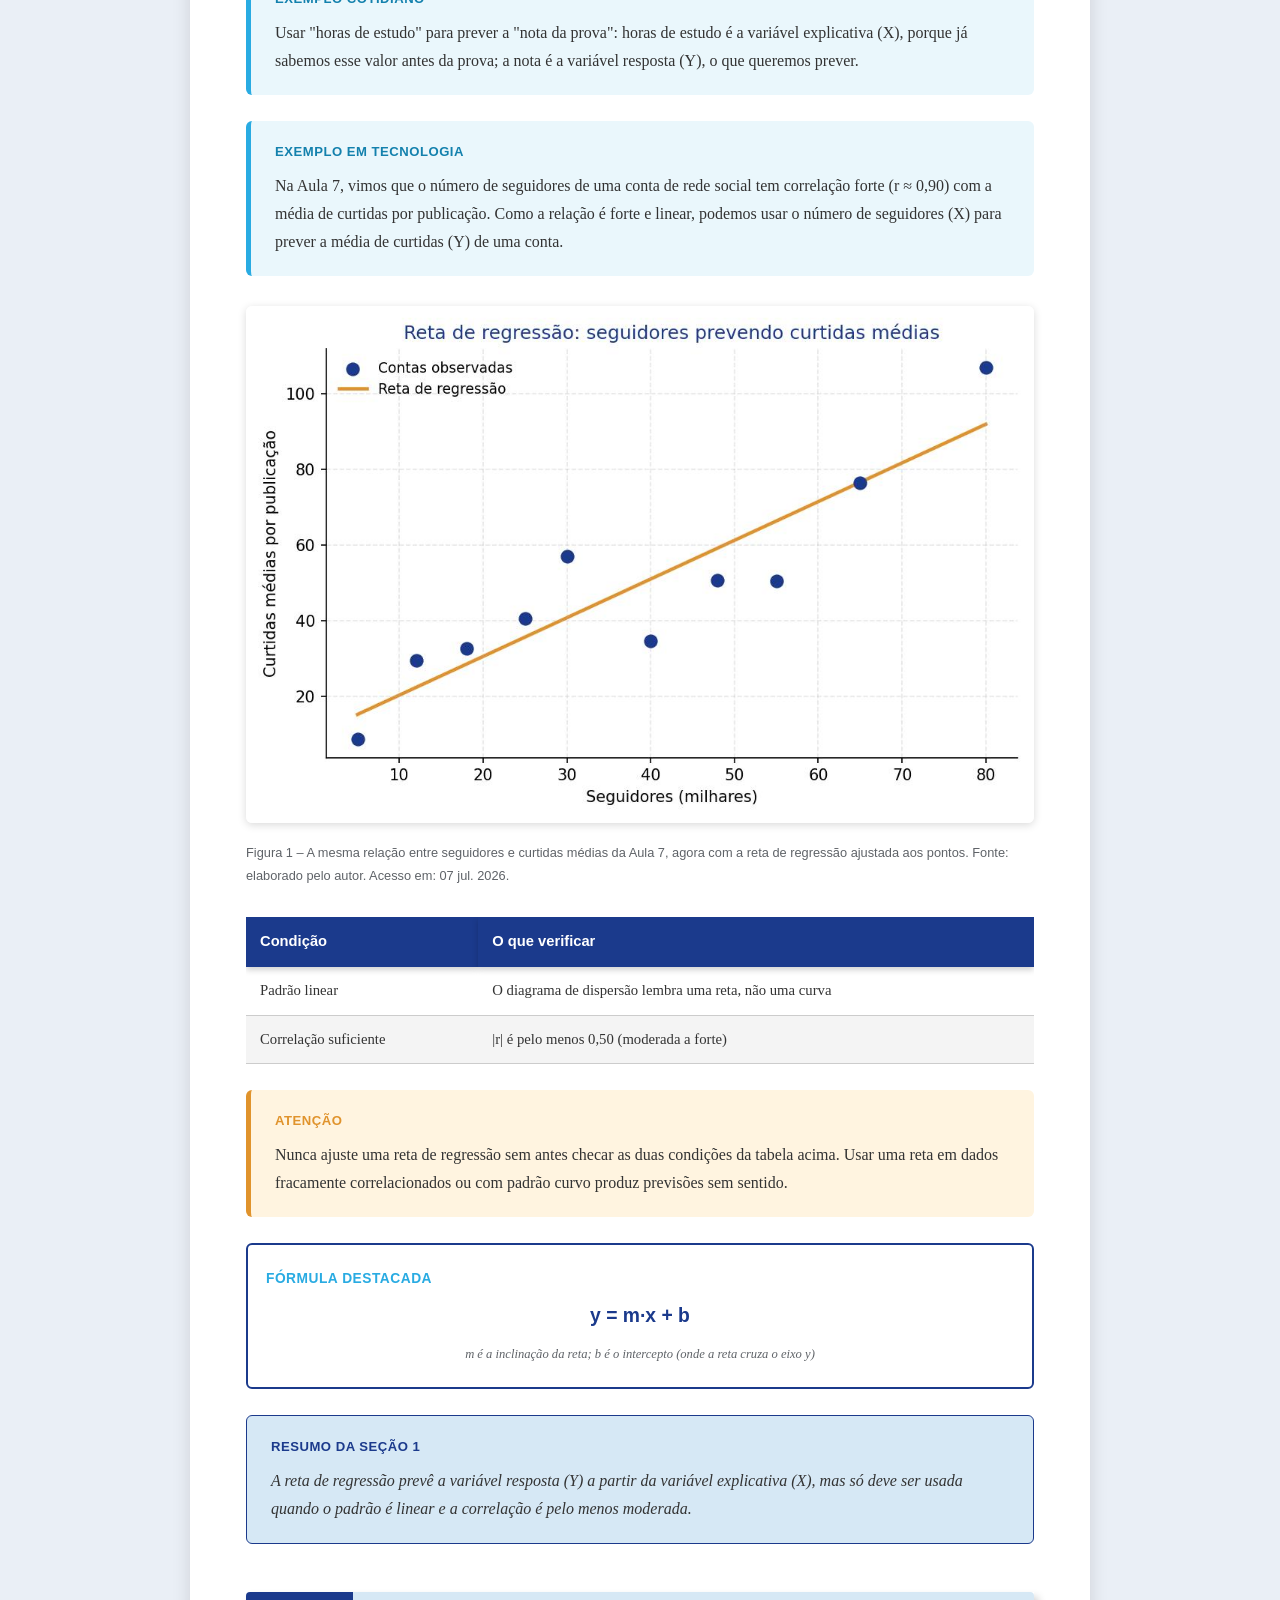
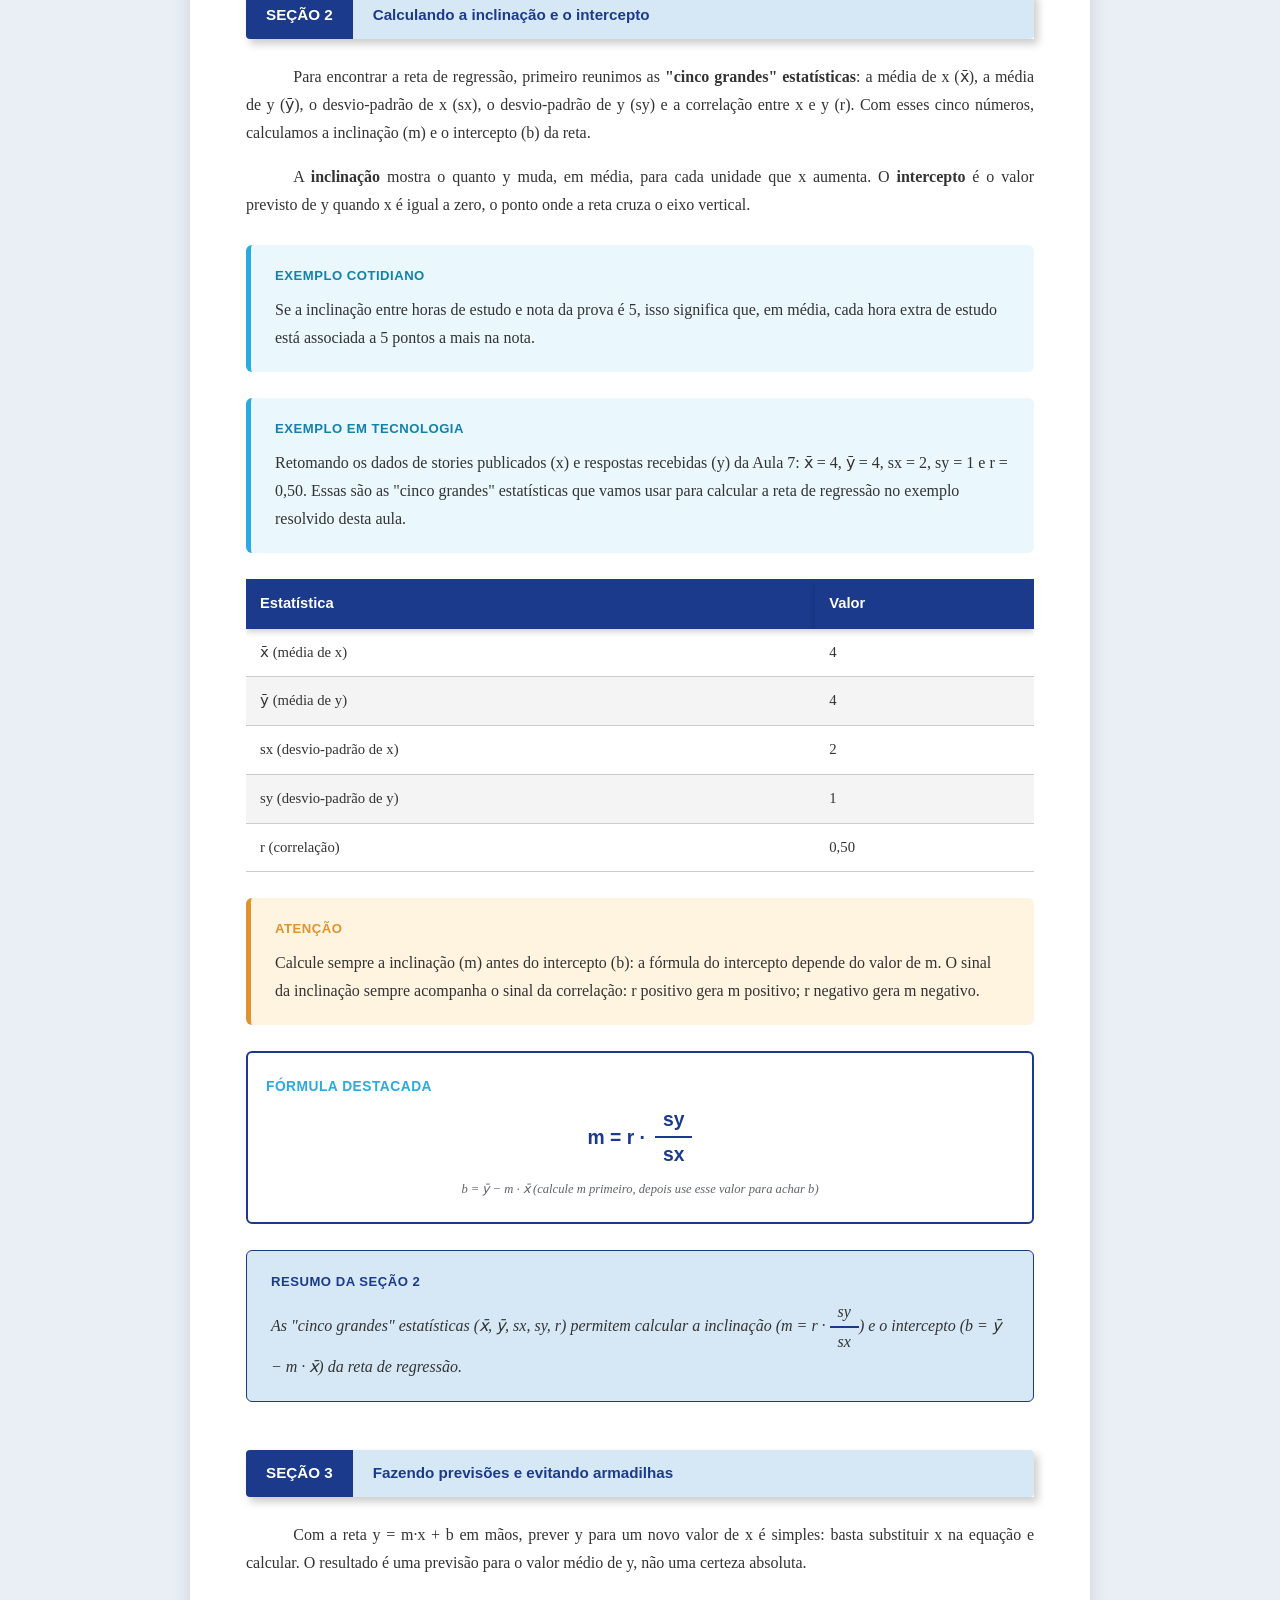
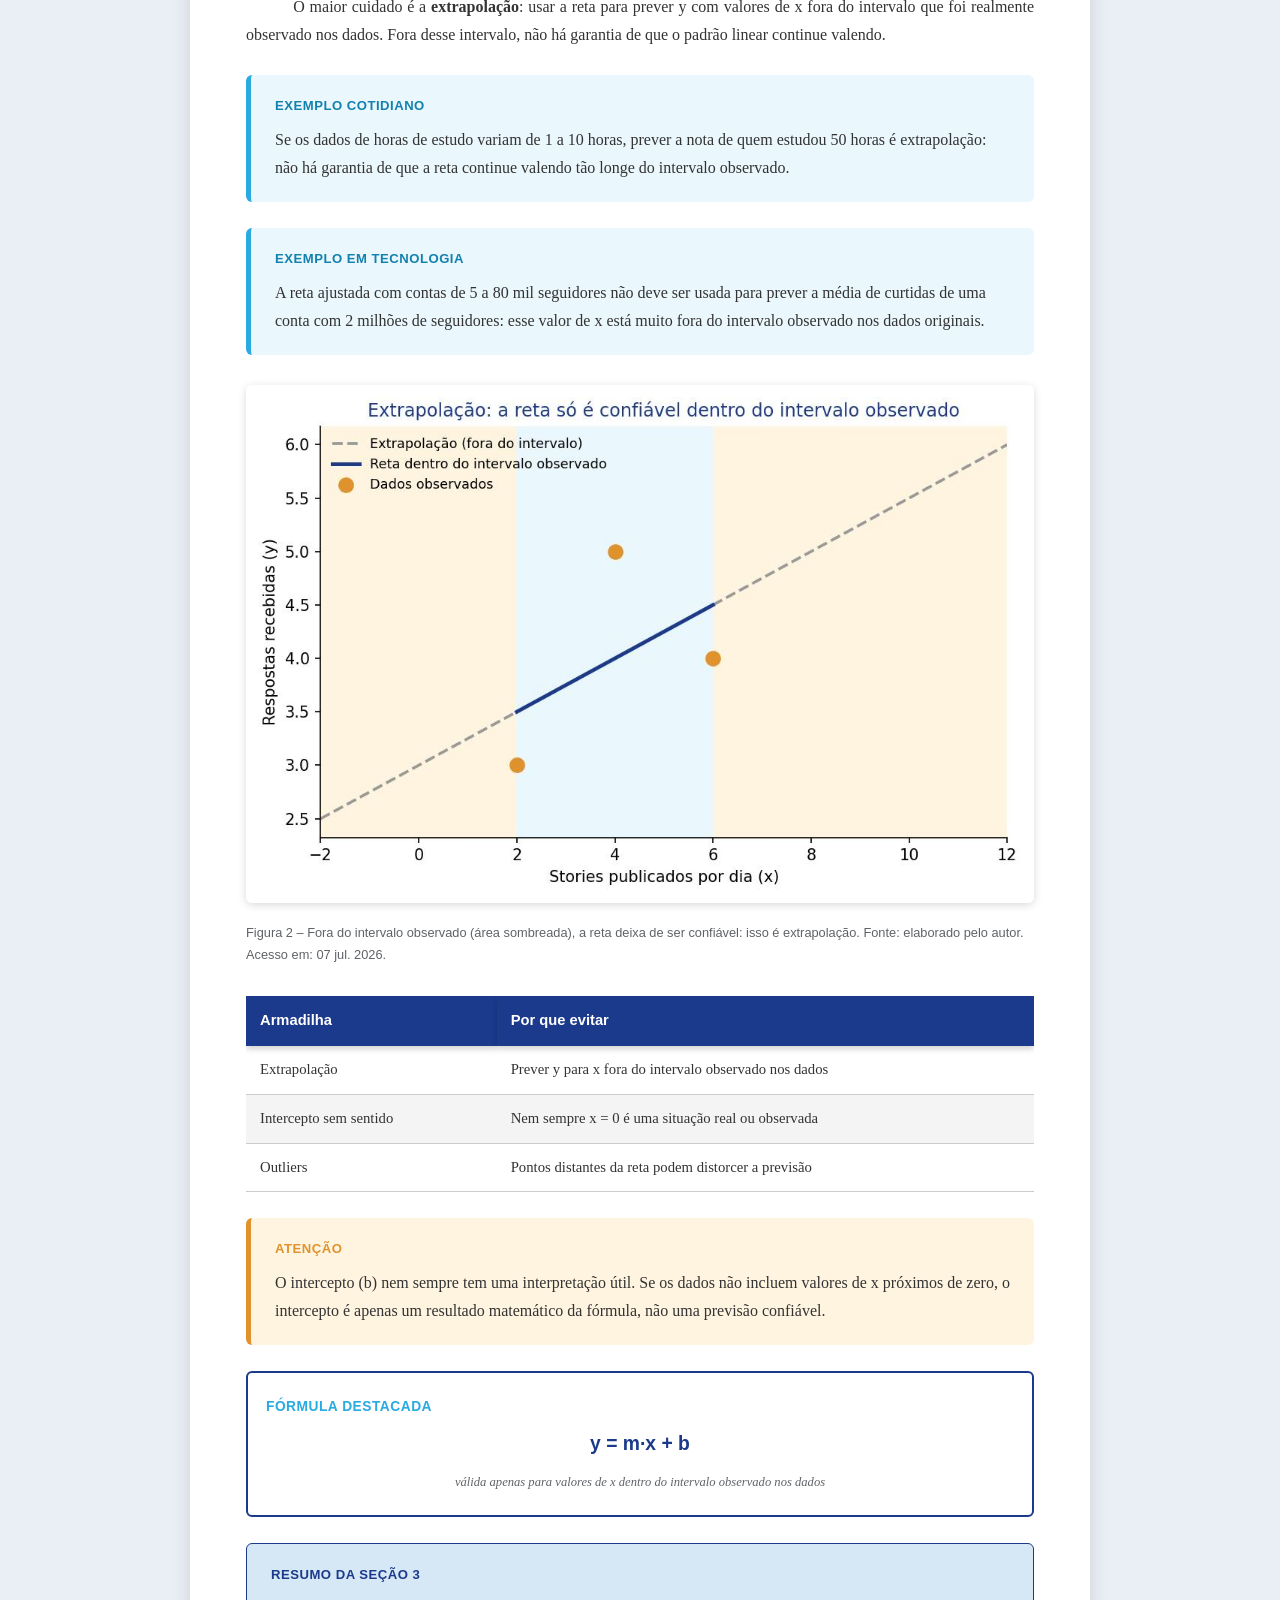
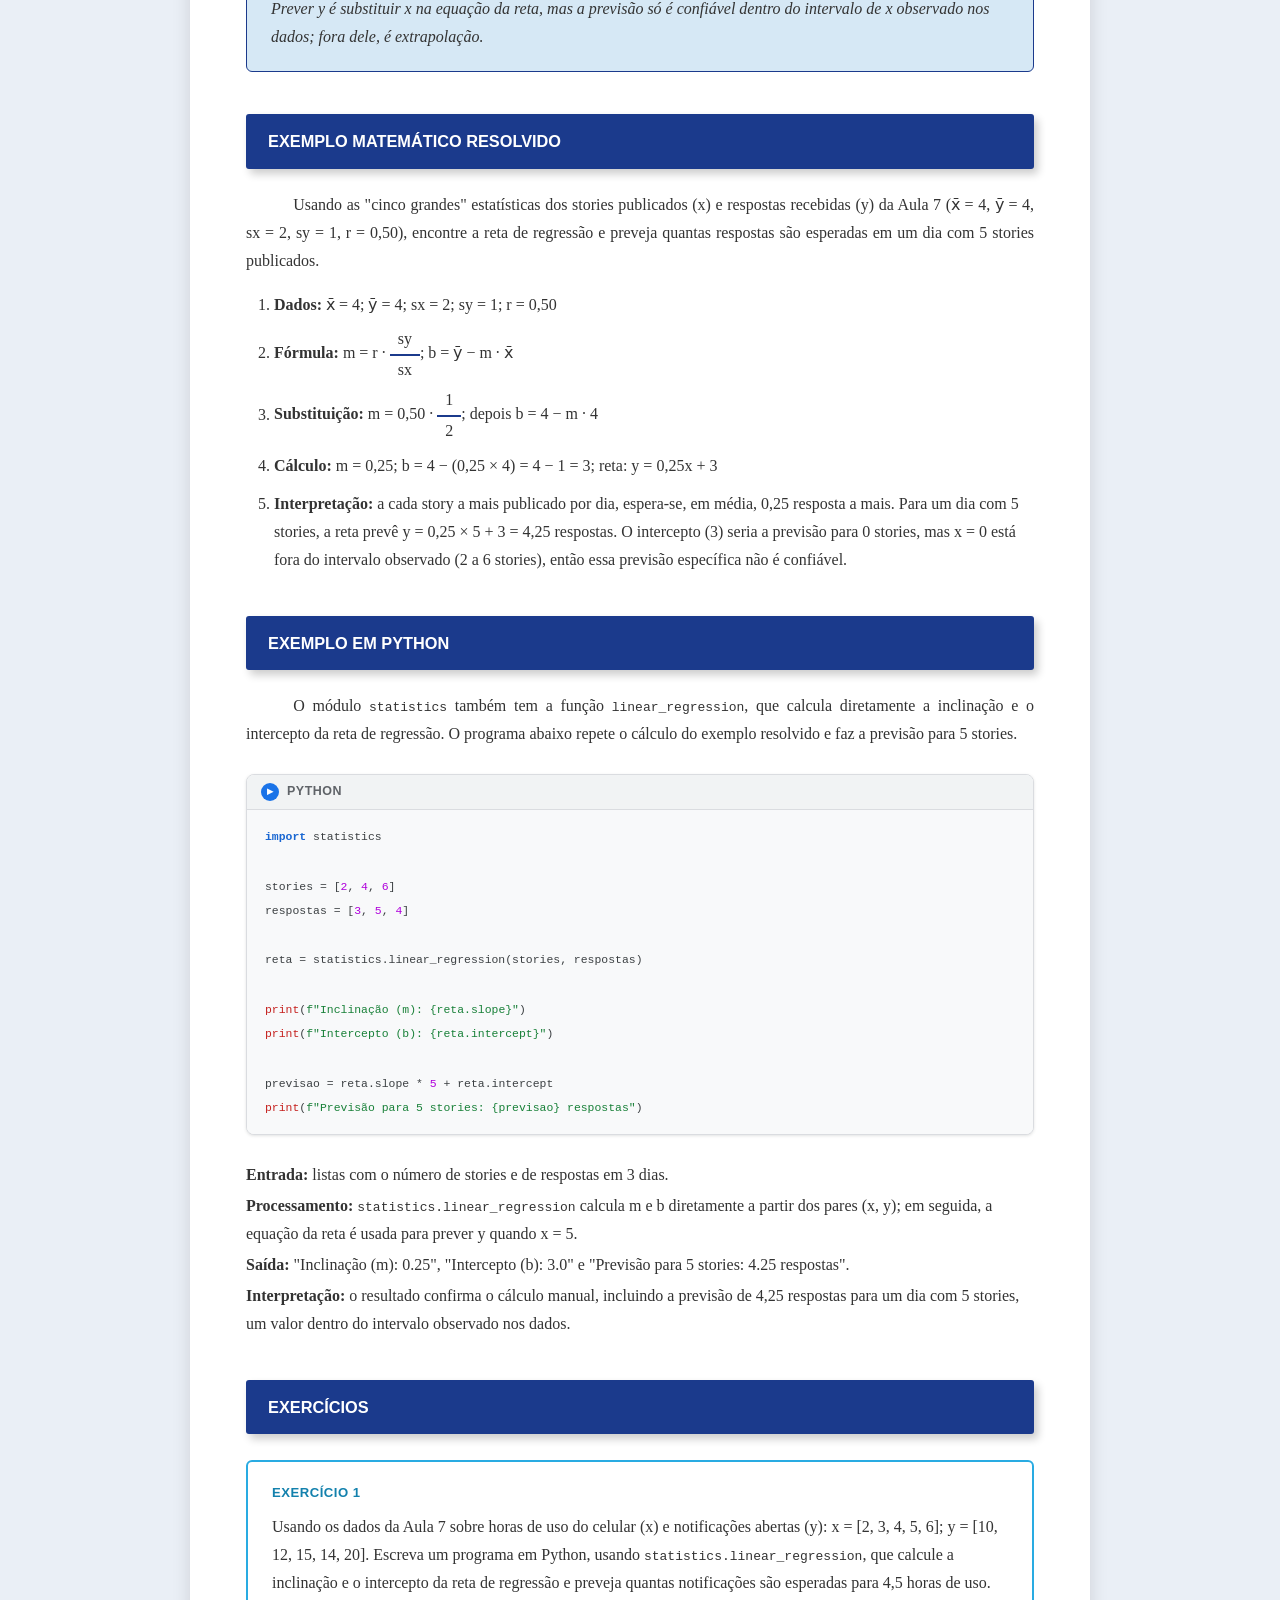
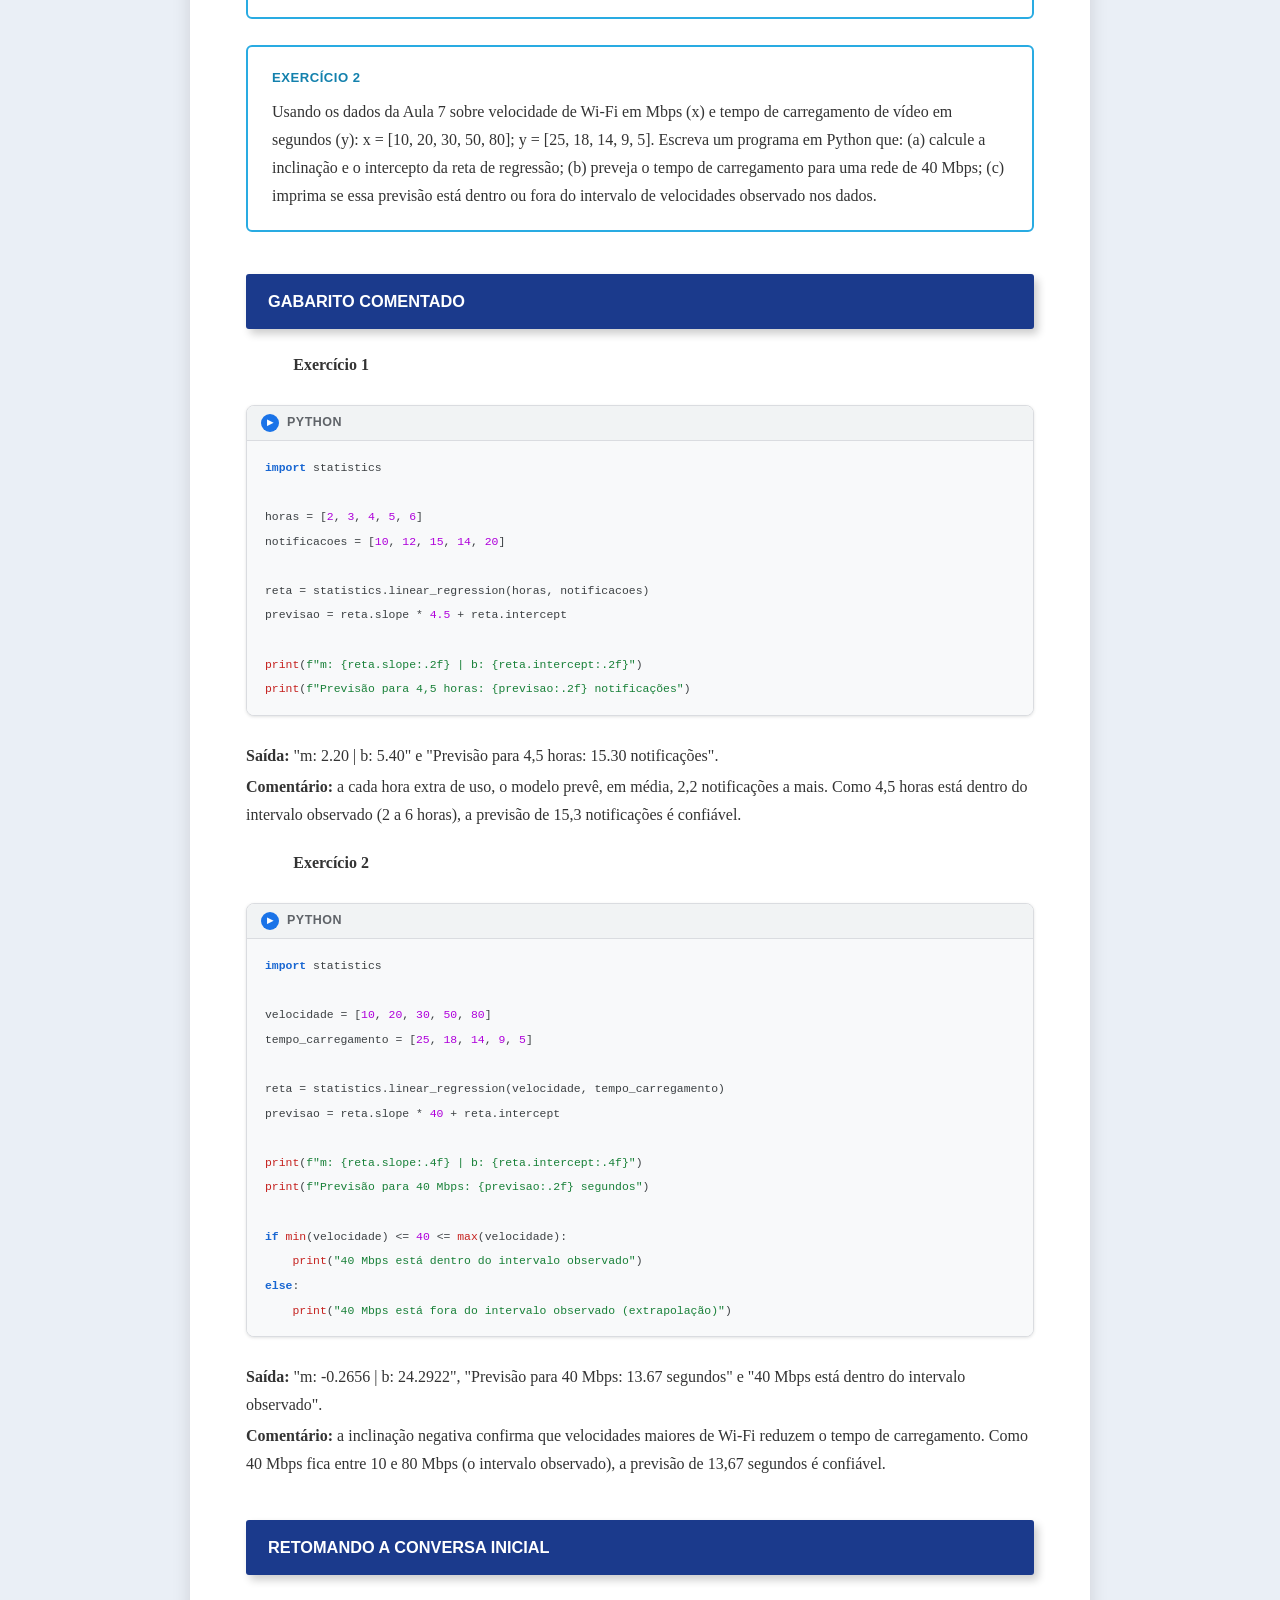
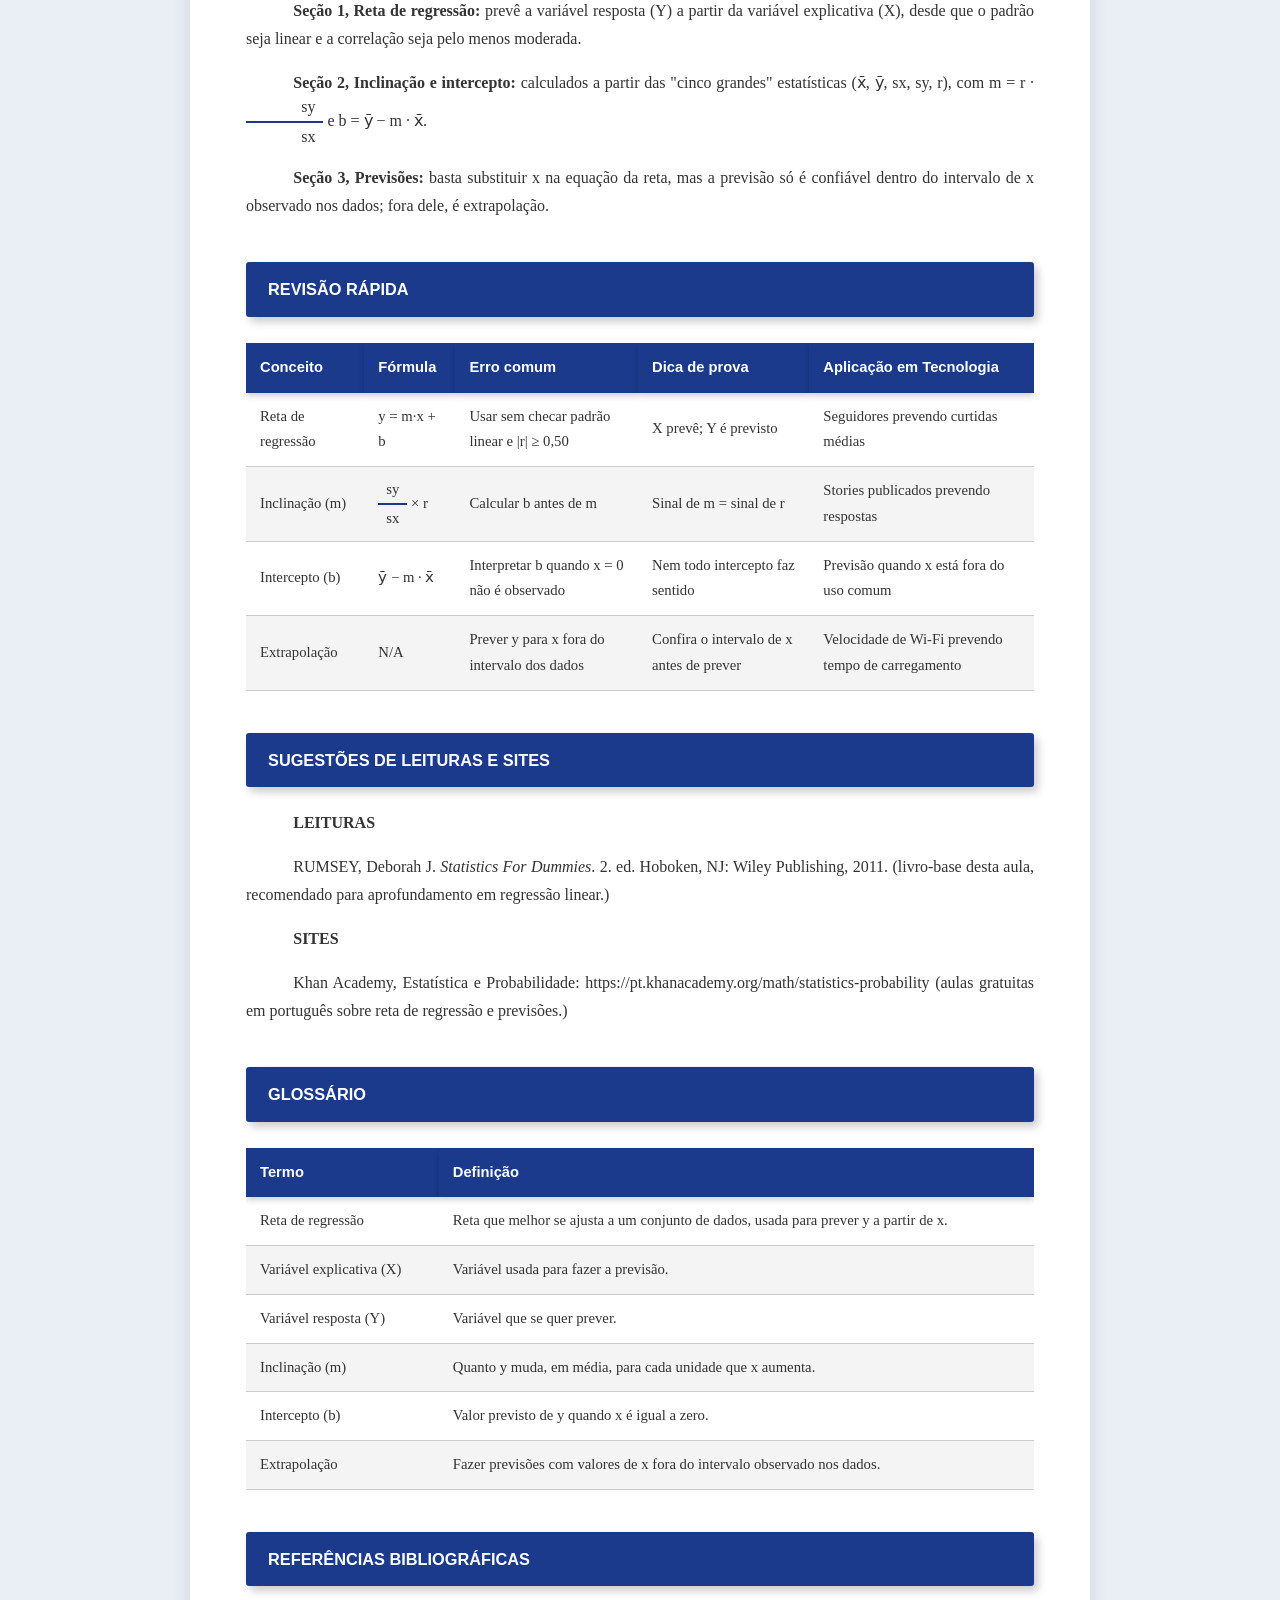
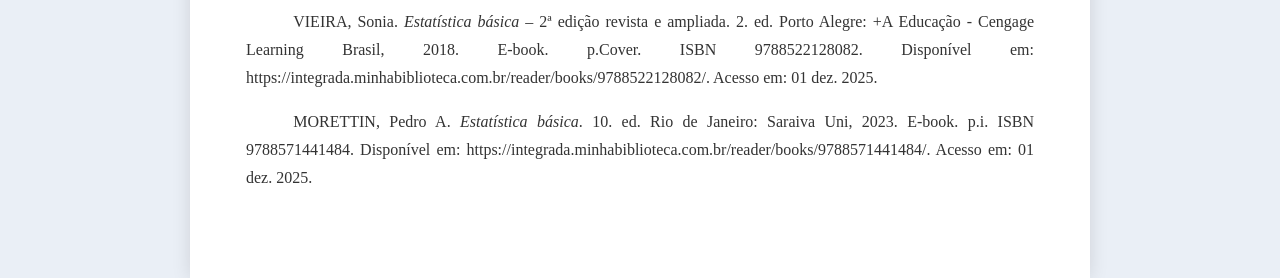
<file: Guia_Cap_8_Modelo.html>
<!DOCTYPE html>
<html lang="pt-BR">

<head>
  <meta charset="UTF-8">
  <meta name="viewport" content="width=device-width, initial-scale=1.0">
  <title>Guia de Estudos - Aula 8 - Probabilidade e Estatística (EAD)</title>
  <meta name="description"
    content="Guia de Estudos CEAD/UNIGRAN — Aula 8 da disciplina de Probabilidade e Estatística (EAD), com teoria, exemplos em Python e exercícios comentados.">
  <link rel="stylesheet" href="estilo.css">
</head>

<body>
  <a class="skip-link" href="#conteudo-principal">Pular para o conteúdo</a>
  <nav class="nav-capitulos" aria-label="Navegação entre aulas">
    <a href="index.html">Aula 01</a>
    <a href="Guia_Cap_2_Modelo.html">Aula 02</a>
    <a href="Guia_Cap_3_Modelo.html">Aula 03</a>
    <a href="Guia_Cap_4_Modelo.html">Aula 04</a>
    <a href="Guia_Cap_5_Modelo.html">Aula 05</a>
    <a href="Guia_Cap_6_Modelo.html">Aula 06</a>
    <a href="Guia_Cap_7_Modelo.html">Aula 07</a>
    <a href="Guia_Cap_8_Modelo.html" class="ativo" aria-current="page">Aula 08</a>
  </nav>
  <div class="container">

    <header class="cabecalho-textual">
      <div>
        CEAD/UNIGRAN · Guia de Estudos
        <span class="curso">PROBABILIDADE E ESTATÍSTICA (EAD)</span>
      </div>
      <img class="logo" src="imagens/logo-unigran.png" alt="Logo UNIGRAN CEAD">
    </header>
    <main id="conteudo-principal">

      <div class="pagina-abertura">
        <div class="capa-cabecalho">
          <div class="capa-numero"><span class="num">8</span><span class="ord-wrap"><span class="ord">a</span><span
                class="ord-linha"></span></span></div>
          <div class="capa-aula-fundo"><span>Aula</span></div>
          <svg class="curva-decorativa" viewBox="0 0 170 130" xmlns="http://www.w3.org/2000/svg" aria-hidden="true"
            focusable="false">
            <path d="M170,130 L170,20 C110,5 75,55 90,85 C102,110 55,130 0,120 L0,130 Z" fill="#29ABE2" />
            <path d="M170,130 L170,50 C130,40 105,75 118,95 C128,112 85,130 40,130 Z" fill="#1B3A8C" opacity="0.55" />
          </svg>
        </div>

        <h1 class="capa-titulo">Como prever um valor a partir de outro?</h1>

        <p class="capa-intro">
          Na Aula 7 aprendemos a medir a força de uma relação entre duas
          variáveis com a correlação. Agora damos o próximo passo: quando
          essa relação é forte o bastante, podemos traçar uma reta que
          resume o padrão dos dados e usá-la para prever o valor de uma
          variável a partir da outra. É a ideia central da regressão linear,
          fechando o ciclo que começamos com o diagrama de dispersão.
        </p>
        <div class="assinatura">Grande abraço, Prof. Andrey</div>
      </div>

      <h2 class="bloco-header">Objetivos de Aprendizagem</h2>
      <p>Ao término desta aula, vocês serão capazes de:</p>
      <ul>
        <li>Reconhecer quando é adequado ajustar uma reta de regressão a um
          conjunto de dados;</li>
        <li>Identificar a variável explicativa (X) e a variável resposta
          (Y) em um problema de previsão;</li>
        <li>Calcular a inclinação e o intercepto da reta de regressão a
          partir das "cinco grandes" estatísticas;</li>
        <li>Interpretar a inclinação e o intercepto de uma reta de
          regressão;</li>
        <li>Fazer previsões usando a reta de regressão e reconhecer os
          riscos da extrapolação.</li>
      </ul>

      <h2 class="bloco-header">Seções de Estudo</h2>
      <ol class="sumario-lista">
        <li class="sumario-item"><span class="sumario-aula">SEÇÃO 1</span> A reta de regressão: prevendo Y a partir de X
        </li>
        <li class="sumario-item"><span class="sumario-aula">SEÇÃO 2</span> Calculando a inclinação e o intercepto</li>
        <li class="sumario-item"><span class="sumario-aula">SEÇÃO 3</span> Fazendo previsões e evitando armadilhas</li>
      </ol>

      <!-- SEÇÃO 1 -->
      <div class="secao-titulo">
        <div class="secao-etiqueta">SEÇÃO 1</div>
        <h3 class="secao-nome">A reta de regressão: prevendo Y a partir de X</h3>
      </div>

      <p>
        Quando duas variáveis numéricas têm uma correlação pelo menos
        moderada (|r| ≥ 0,50) e o diagrama de dispersão mostra um padrão
        linear, podemos traçar a <strong>reta de regressão</strong>: a
        reta que melhor se ajusta aos pontos e que serve para prever o
        valor médio de uma variável a partir da outra.
      </p>
      <p>
        A variável usada para prever é chamada de <strong>variável
          explicativa</strong> (X); a variável que se quer prever é a
        <strong>variável resposta</strong> (Y). Diferente da correlação,
        em que X e Y podem trocar de lugar livremente, na regressão essa
        escolha importa: X é sempre o que você já sabe, Y é sempre o que
        você quer descobrir.
      </p>

      <div class="box box-exemplo">
        <span class="box-titulo">Exemplo cotidiano</span>
        Usar "horas de estudo" para prever a "nota da prova": horas de
        estudo é a variável explicativa (X), porque já sabemos esse valor
        antes da prova; a nota é a variável resposta (Y), o que queremos
        prever.
      </div>

      <div class="box box-exemplo">
        <span class="box-titulo">Exemplo em Tecnologia</span>
        Na Aula 7, vimos que o número de seguidores de uma conta de rede
        social tem correlação forte (r ≈ 0,90) com a média de curtidas por
        publicação. Como a relação é forte e linear, podemos usar o número
        de seguidores (X) para prever a média de curtidas (Y) de uma
        conta.
      </div>

      <figure class="figura">
        <img src="imagens/secao1-reta-seguidores.jpg"
          alt="Diagrama de dispersão de seguidores e curtidas médias com a reta de regressão ajustada aos pontos"
          loading="lazy" decoding="async">
        <figcaption>Figura 1 – A mesma relação entre seguidores e curtidas
          médias da Aula 7, agora com a reta de regressão ajustada aos
          pontos. Fonte: elaborado pelo autor. Acesso em: 07 jul.
          2026.</figcaption>
      </figure>

      <div class="tabela-wrapper">
        <table>
          <thead>
            <tr>
              <th scope="col">Condição</th>
              <th scope="col">O que verificar</th>
            </tr>
          </thead>
          <tbody>
            <tr>
              <td>Padrão linear</td>
              <td>O diagrama de dispersão lembra uma reta, não uma curva</td>
            </tr>
            <tr>
              <td>Correlação suficiente</td>
              <td>|r| é pelo menos 0,50 (moderada a forte)</td>
            </tr>
          </tbody>
        </table>
      </div>

      <div class="box box-atencao">
        <span class="box-titulo">Atenção</span>
        Nunca ajuste uma reta de regressão sem antes checar as duas
        condições da tabela acima. Usar uma reta em dados fracamente
        correlacionados ou com padrão curvo produz previsões sem sentido.
      </div>

      <div class="box box-formula">
        <span class="box-titulo">Fórmula destacada</span>
        <div class="formula-math">
          <span>y = m·x + b</span>
        </div>
        <span class="nota-formula">m é a inclinação da reta; b é o intercepto (onde a reta cruza o eixo y)</span>
      </div>

      <div class="box box-resumo">
        <span class="box-titulo">Resumo da Seção 1</span>
        A reta de regressão prevê a variável resposta (Y) a partir da
        variável explicativa (X), mas só deve ser usada quando o padrão é
        linear e a correlação é pelo menos moderada.
      </div>

      <!-- SEÇÃO 2 -->
      <div class="secao-titulo">
        <div class="secao-etiqueta">SEÇÃO 2</div>
        <h3 class="secao-nome">Calculando a inclinação e o intercepto</h3>
      </div>

      <p>
        Para encontrar a reta de regressão, primeiro reunimos as
        <strong>"cinco grandes" estatísticas</strong>: a média de x (x̄), a
        média de y (ȳ), o desvio-padrão de x (sx), o desvio-padrão de y
        (sy) e a correlação entre x e y (r). Com esses cinco números,
        calculamos a inclinação (m) e o intercepto (b) da reta.
      </p>
      <p>
        A <strong>inclinação</strong> mostra o quanto y muda, em média,
        para cada unidade que x aumenta. O <strong>intercepto</strong> é o
        valor previsto de y quando x é igual a zero, o ponto onde a reta
        cruza o eixo vertical.
      </p>

      <div class="box box-exemplo">
        <span class="box-titulo">Exemplo cotidiano</span>
        Se a inclinação entre horas de estudo e nota da prova é 5, isso
        significa que, em média, cada hora extra de estudo está associada
        a 5 pontos a mais na nota.
      </div>

      <div class="box box-exemplo">
        <span class="box-titulo">Exemplo em Tecnologia</span>
        Retomando os dados de stories publicados (x) e respostas recebidas
        (y) da Aula 7: x̄ = 4, ȳ = 4, sx = 2, sy = 1 e r = 0,50. Essas são
        as "cinco grandes" estatísticas que vamos usar para calcular a
        reta de regressão no exemplo resolvido desta aula.
      </div>

      <div class="tabela-wrapper">
        <table>
          <thead>
            <tr>
              <th scope="col">Estatística</th>
              <th scope="col">Valor</th>
            </tr>
          </thead>
          <tbody>
            <tr>
              <td>x̄ (média de x)</td>
              <td>4</td>
            </tr>
            <tr>
              <td>ȳ (média de y)</td>
              <td>4</td>
            </tr>
            <tr>
              <td>sx (desvio-padrão de x)</td>
              <td>2</td>
            </tr>
            <tr>
              <td>sy (desvio-padrão de y)</td>
              <td>1</td>
            </tr>
            <tr>
              <td>r (correlação)</td>
              <td>0,50</td>
            </tr>
          </tbody>
        </table>
      </div>

      <div class="box box-atencao">
        <span class="box-titulo">Atenção</span>
        Calcule sempre a inclinação (m) antes do intercepto (b): a fórmula
        do intercepto depende do valor de m. O sinal da inclinação sempre
        acompanha o sinal da correlação: r positivo gera m positivo; r
        negativo gera m negativo.
      </div>

      <div class="box box-formula">
        <span class="box-titulo">Fórmula destacada</span>
        <div class="formula-math">
          <span>m = r ·</span>
          <span class="fracao"><span class="num">sy</span><span class="den">sx</span></span>
        </div>
        <span class="nota-formula">b = ȳ − m · x̄ (calcule m primeiro, depois use esse valor para achar b)</span>
      </div>

      <div class="box box-resumo">
        <span class="box-titulo">Resumo da Seção 2</span>
        As "cinco grandes" estatísticas (x̄, ȳ, sx, sy, r) permitem
        calcular a inclinação (m = r ·
        <span class="fracao"><span class="num">sy</span><span class="den">sx</span></span>)
        e o intercepto (b = ȳ − m · x̄) da reta de regressão.
      </div>

      <!-- SEÇÃO 3 -->
      <div class="secao-titulo">
        <div class="secao-etiqueta">SEÇÃO 3</div>
        <h3 class="secao-nome">Fazendo previsões e evitando armadilhas</h3>
      </div>

      <p>
        Com a reta y = m·x + b em mãos, prever y para um novo valor de x é
        simples: basta substituir x na equação e calcular. O resultado é
        uma previsão para o valor médio de y, não uma certeza absoluta.
      </p>
      <p>
        O maior cuidado é a <strong>extrapolação</strong>: usar a reta para
        prever y com valores de x fora do intervalo que foi realmente
        observado nos dados. Fora desse intervalo, não há garantia de que
        o padrão linear continue valendo.
      </p>

      <div class="box box-exemplo">
        <span class="box-titulo">Exemplo cotidiano</span>
        Se os dados de horas de estudo variam de 1 a 10 horas, prever a
        nota de quem estudou 50 horas é extrapolação: não há garantia de
        que a reta continue valendo tão longe do intervalo observado.
      </div>

      <div class="box box-exemplo">
        <span class="box-titulo">Exemplo em Tecnologia</span>
        A reta ajustada com contas de 5 a 80 mil seguidores não deve ser
        usada para prever a média de curtidas de uma conta com 2 milhões
        de seguidores: esse valor de x está muito fora do intervalo
        observado nos dados originais.
      </div>

      <figure class="figura">
        <img src="imagens/secao3-extrapolacao.jpg"
          alt="Reta de regressão dos dados de stories e respostas, com a região observada em azul e as regiões de extrapolação em laranja claro nas duas pontas"
          loading="lazy" decoding="async">
        <figcaption>Figura 2 – Fora do intervalo observado (área
          sombreada), a reta deixa de ser confiável: isso é extrapolação.
          Fonte: elaborado pelo autor. Acesso em: 07 jul. 2026.</figcaption>
      </figure>

      <div class="tabela-wrapper">
        <table>
          <thead>
            <tr>
              <th scope="col">Armadilha</th>
              <th scope="col">Por que evitar</th>
            </tr>
          </thead>
          <tbody>
            <tr>
              <td>Extrapolação</td>
              <td>Prever y para x fora do intervalo observado nos dados</td>
            </tr>
            <tr>
              <td>Intercepto sem sentido</td>
              <td>Nem sempre x = 0 é uma situação real ou observada</td>
            </tr>
            <tr>
              <td>Outliers</td>
              <td>Pontos distantes da reta podem distorcer a previsão</td>
            </tr>
          </tbody>
        </table>
      </div>

      <div class="box box-atencao">
        <span class="box-titulo">Atenção</span>
        O intercepto (b) nem sempre tem uma interpretação útil. Se os
        dados não incluem valores de x próximos de zero, o intercepto é
        apenas um resultado matemático da fórmula, não uma previsão
        confiável.
      </div>

      <div class="box box-formula">
        <span class="box-titulo">Fórmula destacada</span>
        <div class="formula-math">
          <span>y = m·x + b</span>
        </div>
        <span class="nota-formula">válida apenas para valores de x dentro do intervalo observado nos dados</span>
      </div>

      <div class="box box-resumo">
        <span class="box-titulo">Resumo da Seção 3</span>
        Prever y é substituir x na equação da reta, mas a previsão só é
        confiável dentro do intervalo de x observado nos dados; fora dele,
        é extrapolação.
      </div>

      <h2 class="bloco-header">Exemplo Matemático Resolvido</h2>
      <p>
        Usando as "cinco grandes" estatísticas dos stories publicados (x)
        e respostas recebidas (y) da Aula 7 (x̄ = 4, ȳ = 4, sx = 2, sy = 1,
        r = 0,50), encontre a reta de regressão e preveja quantas respostas
        são esperadas em um dia com 5 stories publicados.
      </p>
      <ol>
        <li><strong>Dados:</strong> x̄ = 4; ȳ = 4; sx = 2; sy = 1; r = 0,50</li>
        <li><strong>Fórmula:</strong> m = r ·
          <span class="fracao"><span class="num">sy</span><span class="den">sx</span></span>;
          b = ȳ − m · x̄
        </li>
        <li><strong>Substituição:</strong> m = 0,50 ·
          <span class="fracao"><span class="num">1</span><span class="den">2</span></span>;
          depois b = 4 − m · 4
        </li>
        <li><strong>Cálculo:</strong> m = 0,25; b = 4 − (0,25 × 4) = 4 − 1 =
          3; reta: y = 0,25x + 3</li>
        <li><strong>Interpretação:</strong> a cada story a mais publicado
          por dia, espera-se, em média, 0,25 resposta a mais. Para um dia
          com 5 stories, a reta prevê y = 0,25 × 5 + 3 = 4,25 respostas.
          O intercepto (3) seria a previsão para 0 stories, mas x = 0
          está fora do intervalo observado (2 a 6 stories), então essa
          previsão específica não é confiável.</li>
      </ol>

      <h2 class="bloco-header">Exemplo em Python</h2>
      <p>
        O módulo <code>statistics</code> também tem a função
        <code>linear_regression</code>, que calcula diretamente a
        inclinação e o intercepto da reta de regressão. O programa abaixo
        repete o cálculo do exemplo resolvido e faz a previsão para 5
        stories.
      </p>
      <div class="box box-python">
        <div class="codigo-cabecalho"><span class="botao-play" aria-hidden="true">&#9654;</span>Python</div>
        <pre><code class="language-python"><span class="cm-kw">import</span> statistics

stories = [<span class="cm-num">2</span>, <span class="cm-num">4</span>, <span class="cm-num">6</span>]
respostas = [<span class="cm-num">3</span>, <span class="cm-num">5</span>, <span class="cm-num">4</span>]

reta = statistics.linear_regression(stories, respostas)

<span class="cm-bi">print</span>(<span class="cm-str">f"Inclinação (m): {reta.slope}"</span>)
<span class="cm-bi">print</span>(<span class="cm-str">f"Intercepto (b): {reta.intercept}"</span>)

previsao = reta.slope * <span class="cm-num">5</span> + reta.intercept
<span class="cm-bi">print</span>(<span class="cm-str">f"Previsão para 5 stories: {previsao} respostas"</span>)
</code></pre>
      </div>
      <div class="explicacao-codigo">
        <p><strong>Entrada:</strong> listas com o número de stories e de
          respostas em 3 dias.</p>
        <p><strong>Processamento:</strong> <code>statistics.linear_regression</code>
          calcula m e b diretamente a partir dos pares (x, y); em seguida,
          a equação da reta é usada para prever y quando x = 5.</p>
        <p><strong>Saída:</strong> "Inclinação (m): 0.25", "Intercepto (b):
          3.0" e "Previsão para 5 stories: 4.25 respostas".</p>
        <p><strong>Interpretação:</strong> o resultado confirma o cálculo
          manual, incluindo a previsão de 4,25 respostas para um dia com 5
          stories, um valor dentro do intervalo observado nos dados.</p>
      </div>

      <h2 class="bloco-header">Exercícios</h2>

      <div class="box box-exercicio">
        <span class="box-titulo">Exercício 1</span>
        Usando os dados da Aula 7 sobre horas de uso do celular (x) e
        notificações abertas (y): x = [2, 3, 4, 5, 6]; y = [10, 12, 15, 14,
        20]. Escreva um programa em Python, usando
        <code>statistics.linear_regression</code>, que calcule a
        inclinação e o intercepto da reta de regressão e preveja quantas
        notificações são esperadas para 4,5 horas de uso.
      </div>

      <div class="box box-exercicio">
        <span class="box-titulo">Exercício 2</span>
        Usando os dados da Aula 7 sobre velocidade de Wi-Fi em Mbps (x) e
        tempo de carregamento de vídeo em segundos (y): x = [10, 20, 30,
        50, 80]; y = [25, 18, 14, 9, 5]. Escreva um programa em Python
        que: (a) calcule a inclinação e o intercepto da reta de regressão;
        (b) preveja o tempo de carregamento para uma rede de 40 Mbps; (c)
        imprima se essa previsão está dentro ou fora do intervalo de
        velocidades observado nos dados.
      </div>

      <h2 class="bloco-header">Gabarito Comentado</h2>

      <p><strong>Exercício 1</strong></p>
      <div class="box box-python">
        <div class="codigo-cabecalho"><span class="botao-play" aria-hidden="true">&#9654;</span>Python</div>
        <pre><code class="language-python"><span class="cm-kw">import</span> statistics

horas = [<span class="cm-num">2</span>, <span class="cm-num">3</span>, <span class="cm-num">4</span>, <span class="cm-num">5</span>, <span class="cm-num">6</span>]
notificacoes = [<span class="cm-num">10</span>, <span class="cm-num">12</span>, <span class="cm-num">15</span>, <span class="cm-num">14</span>, <span class="cm-num">20</span>]

reta = statistics.linear_regression(horas, notificacoes)
previsao = reta.slope * <span class="cm-num">4.5</span> + reta.intercept

<span class="cm-bi">print</span>(<span class="cm-str">f"m: {reta.slope:.2f} | b: {reta.intercept:.2f}"</span>)
<span class="cm-bi">print</span>(<span class="cm-str">f"Previsão para 4,5 horas: {previsao:.2f} notificações"</span>)
</code></pre>
      </div>
      <div class="explicacao-codigo">
        <p><strong>Saída:</strong> "m: 2.20 | b: 5.40" e "Previsão para 4,5
          horas: 15.30 notificações".</p>
        <p><strong>Comentário:</strong> a cada hora extra de uso, o modelo
          prevê, em média, 2,2 notificações a mais. Como 4,5 horas está
          dentro do intervalo observado (2 a 6 horas), a previsão de 15,3
          notificações é confiável.</p>
      </div>

      <p><strong>Exercício 2</strong></p>
      <div class="box box-python">
        <div class="codigo-cabecalho"><span class="botao-play" aria-hidden="true">&#9654;</span>Python</div>
        <pre><code class="language-python"><span class="cm-kw">import</span> statistics

velocidade = [<span class="cm-num">10</span>, <span class="cm-num">20</span>, <span class="cm-num">30</span>, <span class="cm-num">50</span>, <span class="cm-num">80</span>]
tempo_carregamento = [<span class="cm-num">25</span>, <span class="cm-num">18</span>, <span class="cm-num">14</span>, <span class="cm-num">9</span>, <span class="cm-num">5</span>]

reta = statistics.linear_regression(velocidade, tempo_carregamento)
previsao = reta.slope * <span class="cm-num">40</span> + reta.intercept

<span class="cm-bi">print</span>(<span class="cm-str">f"m: {reta.slope:.4f} | b: {reta.intercept:.4f}"</span>)
<span class="cm-bi">print</span>(<span class="cm-str">f"Previsão para 40 Mbps: {previsao:.2f} segundos"</span>)

<span class="cm-kw">if</span> <span class="cm-bi">min</span>(velocidade) &lt;= <span class="cm-num">40</span> &lt;= <span class="cm-bi">max</span>(velocidade):
    <span class="cm-bi">print</span>(<span class="cm-str">"40 Mbps está dentro do intervalo observado"</span>)
<span class="cm-kw">else</span>:
    <span class="cm-bi">print</span>(<span class="cm-str">"40 Mbps está fora do intervalo observado (extrapolação)"</span>)
</code></pre>
      </div>
      <div class="explicacao-codigo">
        <p><strong>Saída:</strong> "m: -0.2656 | b: 24.2922", "Previsão
          para 40 Mbps: 13.67 segundos" e "40 Mbps está dentro do
          intervalo observado".</p>
        <p><strong>Comentário:</strong> a inclinação negativa confirma que
          velocidades maiores de Wi-Fi reduzem o tempo de carregamento.
          Como 40 Mbps fica entre 10 e 80 Mbps (o intervalo observado), a
          previsão de 13,67 segundos é confiável.</p>
      </div>

      <h2 class="bloco-header">Retomando a Conversa Inicial</h2>

      <p><strong>Seção 1, Reta de regressão:</strong> prevê a variável
        resposta (Y) a partir da variável explicativa (X), desde que o
        padrão seja linear e a correlação seja pelo menos moderada.</p>

      <p><strong>Seção 2, Inclinação e intercepto:</strong> calculados a
        partir das "cinco grandes" estatísticas (x̄, ȳ, sx, sy, r), com
        m = r ·
        <span class="fracao"><span class="num">sy</span><span class="den">sx</span></span>
        e b = ȳ − m · x̄.
      </p>

      <p><strong>Seção 3, Previsões:</strong> basta substituir x na
        equação da reta, mas a previsão só é confiável dentro do intervalo
        de x observado nos dados; fora dele, é extrapolação.</p>

      <h2 class="bloco-header">Revisão Rápida</h2>
      <div class="tabela-wrapper">
        <table>
          <thead>
            <tr>
              <th scope="col">Conceito</th>
              <th scope="col">Fórmula</th>
              <th scope="col">Erro comum</th>
              <th scope="col">Dica de prova</th>
              <th scope="col">Aplicação em Tecnologia</th>
            </tr>
          </thead>
          <tbody>
            <tr>
              <td>Reta de regressão</td>
              <td>y = m·x + b</td>
              <td>Usar sem checar padrão linear e |r| ≥ 0,50</td>
              <td>X prevê; Y é previsto</td>
              <td>Seguidores prevendo curtidas médias</td>
            </tr>
            <tr>
              <td>Inclinação (m)</td>
              <td><span class="fracao"><span class="num">sy</span><span class="den">sx</span></span> × r</td>
              <td>Calcular b antes de m</td>
              <td>Sinal de m = sinal de r</td>
              <td>Stories publicados prevendo respostas</td>
            </tr>
            <tr>
              <td>Intercepto (b)</td>
              <td>ȳ − m · x̄</td>
              <td>Interpretar b quando x = 0 não é observado</td>
              <td>Nem todo intercepto faz sentido</td>
              <td>Previsão quando x está fora do uso comum</td>
            </tr>
            <tr>
              <td>Extrapolação</td>
              <td>N/A</td>
              <td>Prever y para x fora do intervalo dos dados</td>
              <td>Confira o intervalo de x antes de prever</td>
              <td>Velocidade de Wi-Fi prevendo tempo de carregamento</td>
            </tr>
          </tbody>
        </table>
      </div>

      <h2 class="bloco-header">Sugestões de Leituras e Sites</h2>
      <p><strong>LEITURAS</strong></p>
      <p>RUMSEY, Deborah J. <em>Statistics For Dummies</em>. 2. ed. Hoboken,
        NJ: Wiley Publishing, 2011. (livro-base desta aula, recomendado para
        aprofundamento em regressão linear.)</p>
      <p><strong>SITES</strong></p>
      <p>Khan Academy, Estatística e Probabilidade:
        https://pt.khanacademy.org/math/statistics-probability (aulas
        gratuitas em português sobre reta de regressão e previsões.)</p>

      <h2 class="bloco-header">Glossário</h2>
      <div class="tabela-wrapper">
        <table>
          <thead>
            <tr>
              <th scope="col">Termo</th>
              <th scope="col">Definição</th>
            </tr>
          </thead>
          <tbody>
            <tr>
              <td>Reta de regressão</td>
              <td>Reta que melhor se ajusta a um conjunto de dados, usada para prever y a partir de x.</td>
            </tr>
            <tr>
              <td>Variável explicativa (X)</td>
              <td>Variável usada para fazer a previsão.</td>
            </tr>
            <tr>
              <td>Variável resposta (Y)</td>
              <td>Variável que se quer prever.</td>
            </tr>
            <tr>
              <td>Inclinação (m)</td>
              <td>Quanto y muda, em média, para cada unidade que x aumenta.</td>
            </tr>
            <tr>
              <td>Intercepto (b)</td>
              <td>Valor previsto de y quando x é igual a zero.</td>
            </tr>
            <tr>
              <td>Extrapolação</td>
              <td>Fazer previsões com valores de x fora do intervalo observado nos dados.</td>
            </tr>
          </tbody>
        </table>
      </div>

      <h2 class="bloco-header">Referências Bibliográficas</h2>
      <p>VIEIRA, Sonia. <em>Estatística básica</em> – 2ª edição revista e
        ampliada. 2. ed. Porto Alegre: +A Educação - Cengage Learning Brasil,
        2018. E-book. p.Cover. ISBN 9788522128082. Disponível em:
        https://integrada.minhabiblioteca.com.br/reader/books/9788522128082/.
        Acesso em: 01 dez. 2025.</p>
      <p>MORETTIN, Pedro A. <em>Estatística básica</em>. 10. ed. Rio de
        Janeiro: Saraiva Uni, 2023. E-book. p.i. ISBN 9788571441484.
        Disponível em:
        https://integrada.minhabiblioteca.com.br/reader/books/9788571441484/.
        Acesso em: 01 dez. 2025.</p>

    </main>
  </div>
</body>

</html>
</file>
<file: estilo.css>
:root {
  --azul-escuro: #1B3A8C;
  --ciano: #29ABE2;
  --azul-claro: #D6E8F5;
  --cinza-claro: #F4F4F4;
  --cinza-texto: #333333;
  --atencao-borda: #E0932C;
  --atencao-fundo: #FFF4E0;
  --branco: #FFFFFF;
}

* {
  box-sizing: border-box;
}

body {
  font-family: Georgia, 'Times New Roman', serif;
  color: var(--cinza-texto);
  background: #EAEFF6;
  margin: 0;
  padding: 0;
  line-height: 1.75;
}

.container {
  max-width: 900px;
  margin: 0 auto;
  background: var(--branco);
  padding: 48px 56px 70px 56px;
  box-shadow: 0 0 18px rgba(0, 0, 0, 0.12);
}

.cabecalho-textual {
  display: flex;
  align-items: center;
  justify-content: space-between;
  gap: 20px;
  font-family: Arial, Helvetica, sans-serif;
  font-variant: small-caps;
  font-style: italic;
  color: var(--azul-escuro);
  font-size: 1.05em;
  letter-spacing: 0.5px;
  padding-bottom: 14px;
  margin-bottom: 18px;
}

.cabecalho-textual .curso {
  display: block;
  font-style: normal;
  font-variant: normal;
  font-size: 0.75em;
  color: var(--ciano);
  font-weight: bold;
  margin-top: 4px;
}

.cabecalho-textual .logo {
  height: 48px;
  flex-shrink: 0;
}

.capa-cabecalho {
  display: flex;
  align-items: flex-start;
  margin-top: 10px;
  margin-bottom: 40px;
}

.capa-numero {
  position: relative;
  flex-shrink: 0;
  width: 230px;
  height: 208px;
  background: var(--ciano);
  color: var(--branco);
  font-family: Arial, Helvetica, sans-serif;
  font-weight: bold;
  display: flex;
  align-items: center;
  justify-content: center;
  clip-path: polygon(0 0, 100% 0, 100% 76%, 50% 100%, 0 76%);
  filter: drop-shadow(6px 8px 6px rgba(0, 0, 0, 0.35));
}

.capa-numero .num {
  font-size: 5em;
  line-height: 1;
}

.capa-numero .ord-wrap {
  display: inline-flex;
  flex-direction: column;
  align-items: center;
  margin-left: 4px;
  margin-top: -1.6em;
}

.capa-numero .ord {
  font-size: 1.8em;
  line-height: 1;
}

.capa-numero .ord-linha {
  width: 16px;
  height: 3px;
  background: var(--branco);
  margin-top: 5px;
}

.capa-aula-fundo {
  flex-grow: 1;
  height: 158px;
  display: flex;
  align-items: center;
  padding-left: 40px;
  background: linear-gradient(to right, #D9D9D9, #FAFAFA);
  box-shadow: 5px 6px 10px rgba(0, 0, 0, 0.18);
}

.capa-aula-fundo span {
  font-family: Arial, Helvetica, sans-serif;
  font-weight: bold;
  font-style: italic;
  font-size: 3em;
  color: #1A1A1A;
}

.capa-titulo {
  font-family: Arial, Helvetica, sans-serif;
  font-weight: bold;
  text-transform: uppercase;
  text-align: center;
  font-size: 1.55em;
  line-height: 1.4;
  color: #1A1A1A;
  margin: 6px 0 26px;
}

.capa-intro {
  font-style: italic;
  text-indent: 0;
  text-align: justify;
  hyphens: auto;
}

.bloco-header {
  font-family: Arial, Helvetica, sans-serif;
  background: var(--azul-escuro);
  color: var(--branco);
  text-transform: uppercase;
  font-weight: bold;
  padding: 13px 22px;
  font-size: 1.02em;
  border-radius: 3px;
  margin-top: 42px;
  margin-bottom: 22px;
  box-shadow: 4px 5px 8px rgba(0, 0, 0, 0.2);
}

.secao-titulo {
  display: flex;
  align-items: stretch;
  margin-top: 48px;
  margin-bottom: 24px;
  font-family: Arial, Helvetica, sans-serif;
  font-weight: bold;
  box-shadow: 4px 5px 8px rgba(0, 0, 0, 0.2);
}

.secao-etiqueta {
  background: var(--azul-escuro);
  color: var(--branco);
  padding: 10px 20px;
  white-space: nowrap;
  border-radius: 4px 0 0 4px;
  font-size: 0.95em;
}

.secao-nome {
  background: var(--azul-claro);
  color: var(--azul-escuro);
  padding: 10px 20px;
  flex-grow: 1;
  border-radius: 0 4px 4px 0;
  font-size: 0.95em;
}

.subtitulo {
  font-family: Arial, Helvetica, sans-serif;
  font-weight: bold;
  color: var(--azul-escuro);
  font-size: 1.02em;
  margin-top: 22px;
}

p {
  margin: 16px 0;
  text-indent: 1.25cm;
  text-align: justify;
  hyphens: auto;
}

.box p,
.docente-box p {
  text-indent: 0;
  text-align: justify;
}

.box {
  border-radius: 6px;
  padding: 20px 24px;
  margin: 26px 0;
  page-break-inside: avoid;
}

.box-titulo {
  font-family: Arial, Helvetica, sans-serif;
  font-weight: bold;
  text-transform: uppercase;
  font-size: 0.82em;
  letter-spacing: 0.5px;
  margin-bottom: 8px;
  display: block;
}

.box-conceito {
  background: var(--azul-claro);
  border-left: 5px solid var(--azul-escuro);
}

.box-conceito .box-titulo {
  color: var(--azul-escuro);
}

.box-exemplo {
  background: #EAF7FC;
  border-left: 5px solid var(--ciano);
}

.box-exemplo .box-titulo {
  color: #1381AD;
}

.box-atencao {
  background: var(--atencao-fundo);
  border-left: 5px solid var(--atencao-borda);
}

.box-atencao .box-titulo {
  color: var(--atencao-borda);
}

.box-python {
  background: #FFFFFF;
  border: 1px solid #DADCE0;
  border-radius: 8px;
  padding: 0;
  overflow: hidden;
  box-shadow: 0 1px 3px rgba(60, 64, 67, 0.15);
}

.codigo-cabecalho {
  display: flex;
  align-items: center;
  gap: 8px;
  background: #F1F3F4;
  border-bottom: 1px solid #DADCE0;
  color: #5F6368;
  font-family: Arial, Helvetica, sans-serif;
  font-size: 0.78em;
  font-weight: bold;
  text-transform: uppercase;
  letter-spacing: 0.5px;
  padding: 6px 14px;
}

.botao-play {
  display: inline-flex;
  align-items: center;
  justify-content: center;
  width: 18px;
  height: 18px;
  border-radius: 50%;
  background: #1A73E8;
  color: #FFFFFF;
  font-size: 0.65em;
}

.box-python pre {
  margin: 0;
  white-space: pre;
  overflow-x: auto;
  padding: 14px 18px;
  background: #F8F9FA;
  color: #3C4043;
  font-family: Consolas, 'Courier New', monospace;
  font-size: 0.88em;
}

.cm-kw {
  color: #1967D2;
  font-weight: bold;
}

.cm-str {
  color: #188038;
}

.cm-com {
  color: #80868B;
  font-style: italic;
}

.cm-num {
  color: #AF00DB;
}

.cm-bi {
  color: #C5221F;
}

.box-exercicio {
  background: var(--branco);
  border: 2px solid var(--ciano);
}

.box-exercicio .box-titulo {
  color: #1381AD;
}

.box-resumo {
  background: var(--azul-claro);
  border: 1px solid var(--azul-escuro);
  font-style: italic;
}

.box-resumo .box-titulo {
  color: var(--azul-escuro);
  font-style: normal;
}

.box-formula {
  background: var(--branco);
  border: 2px solid var(--azul-escuro);
  text-align: center;
  font-family: Arial, Helvetica, sans-serif;
  font-size: 1.05em;
  font-weight: bold;
  color: var(--azul-escuro);
  padding: 22px 18px;
}

.box-formula .box-titulo {
  color: var(--ciano);
  text-align: left;
}

.formula-math {
  display: flex;
  align-items: center;
  justify-content: center;
  flex-wrap: wrap;
  gap: 10px;
  font-size: 1.15em;
  margin: 6px 0;
}

.fracao {
  display: inline-flex;
  flex-direction: column;
  align-items: center;
  vertical-align: middle;
  line-height: 1.3;
}

.fracao .num {
  padding: 0 8px 4px;
  border-bottom: 2px solid var(--azul-escuro);
}

.fracao .den {
  padding: 4px 8px 0;
}

.nota-formula {
  display: block;
  margin-top: 10px;
  font-family: Georgia, 'Times New Roman', serif;
  font-weight: normal;
  font-style: italic;
  font-size: 0.75em;
  color: #5F6368;
}

table {
  border-collapse: collapse;
  width: 100%;
  margin: 22px 0;
  font-size: 0.92em;
}

.tabela-wrapper {
  overflow-x: auto;
  margin: 26px 0;
}

.tabela-wrapper table {
  margin: 0;
}

th {
  background: var(--azul-escuro);
  color: var(--branco);
  font-family: Arial, Helvetica, sans-serif;
  text-align: left;
  padding: 12px 14px;
  box-shadow: 0 3px 6px rgba(0, 0, 0, 0.18);
}

td {
  padding: 11px 14px;
  border-bottom: 1px solid #ccc;
}

tr:nth-child(even) td {
  background: var(--cinza-claro);
}

.sumario-item {
  display: flex;
  gap: 14px;
  margin: 14px 0;
  align-items: baseline;
}

.sumario-item:has(.sumario-pontilhado) {
  gap: 8px;
}

.sumario-aula {
  font-family: Arial, Helvetica, sans-serif;
  font-weight: bold;
  color: var(--ciano);
  white-space: nowrap;
}

.sumario-pontilhado {
  flex: 1;
  border-bottom: 2px dotted #999;
  margin-bottom: 4px;
}

.sumario-pagina {
  font-family: Arial, Helvetica, sans-serif;
  font-weight: bold;
  color: var(--azul-escuro);
  white-space: nowrap;
}

.docente-box {
  display: flex;
  gap: 20px;
  align-items: flex-start;
  background: var(--azul-claro);
  border-left: 5px solid var(--azul-escuro);
  border-radius: 6px;
  padding: 20px;
}

ul,
ol {
  margin: 16px 0;
  padding-left: 28px;
}

li {
  margin: 10px 0;
}

.explicacao-codigo {
  margin: 12px 0 20px 0;
}

.explicacao-codigo p {
  margin: 3px 0;
  text-indent: 0;
  text-align: left;
}

.assinatura {
  text-align: right;
  font-style: italic;
  margin-top: 22px;
  color: var(--azul-escuro);
}

.figura {
  margin: 30px 0;
  text-align: center;
}

.figura img {
  max-width: 100%;
  border-radius: 6px;
  box-shadow: 0 2px 8px rgba(0, 0, 0, 0.15);
}

.figura figcaption {
  font-family: Arial, Helvetica, sans-serif;
  font-size: 0.8em;
  color: #5F6368;
  margin-top: 10px;
  text-align: left;
}

@media print {
  body {
    background: var(--branco);
  }

  .container {
    box-shadow: none;
    max-width: 100%;
    padding: 10px;
  }

  .box,
  table,
  .secao-titulo,
  .capa-cabecalho,
  .capa-titulo,
  .bloco-header,
  .figura,
  .docente-box,
  .tabela-wrapper,
  .sumario-item {
    page-break-inside: avoid;
  }

  .cabecalho-textual {
    display: none;
  }

  @page {
    size: A4;
    margin: 2cm;
  }
}

.pagina-abertura {
  position: relative;
}

.capa-cabecalho {
  position: relative;
  overflow: visible;
}

.curva-decorativa {
  position: absolute;
  right: -56px;
  bottom: -46px;
  width: 170px;
  height: 130px;
  z-index: 0;
  pointer-events: none;
}

.capa-cabecalho>*:not(.curva-decorativa) {
  position: relative;
  z-index: 1;
}

.nav-capitulos {
  position: sticky;
  top: 0;
  z-index: 100;
  display: flex;
  flex-wrap: wrap;
  justify-content: center;
  gap: 4px;
  background: var(--azul-escuro);
  padding: 10px 16px;
  font-family: Arial, Helvetica, sans-serif;
  font-size: 0.85em;
  font-weight: bold;
  box-shadow: 0 2px 8px rgba(0, 0, 0, 0.25);
}

.nav-capitulos a {
  color: var(--branco);
  text-decoration: none;
  padding: 8px 14px;
  border-radius: 4px;
  transition: background 0.15s;
}

.nav-capitulos a:hover {
  background: rgba(255, 255, 255, 0.18);
}

.nav-capitulos a.ativo {
  background: var(--ciano);
}

@media print {
  .nav-capitulos {
    display: none;
  }
}

.skip-link {
  position: absolute;
  left: -9999px;
  top: 0;
  background: var(--branco);
  color: var(--azul-escuro);
  padding: 10px 16px;
  z-index: 200;
  border-radius: 0 0 6px 0;
  font-family: Arial, Helvetica, sans-serif;
  font-weight: bold;
  text-decoration: none;
}

.skip-link:focus {
  left: 0;
}

.nav-capitulos a:focus-visible {
  outline: 2px solid var(--branco);
  outline-offset: 2px;
}

.secao-nome {
  margin: 0;
}

.sumario-lista {
  list-style: none;
  margin: 0;
  padding: 0;
}

.sr-only {
  position: absolute;
  width: 1px;
  height: 1px;
  padding: 0;
  margin: -1px;
  overflow: hidden;
  clip: rect(0, 0, 0, 0);
  white-space: nowrap;
  border: 0;
}
</file>
